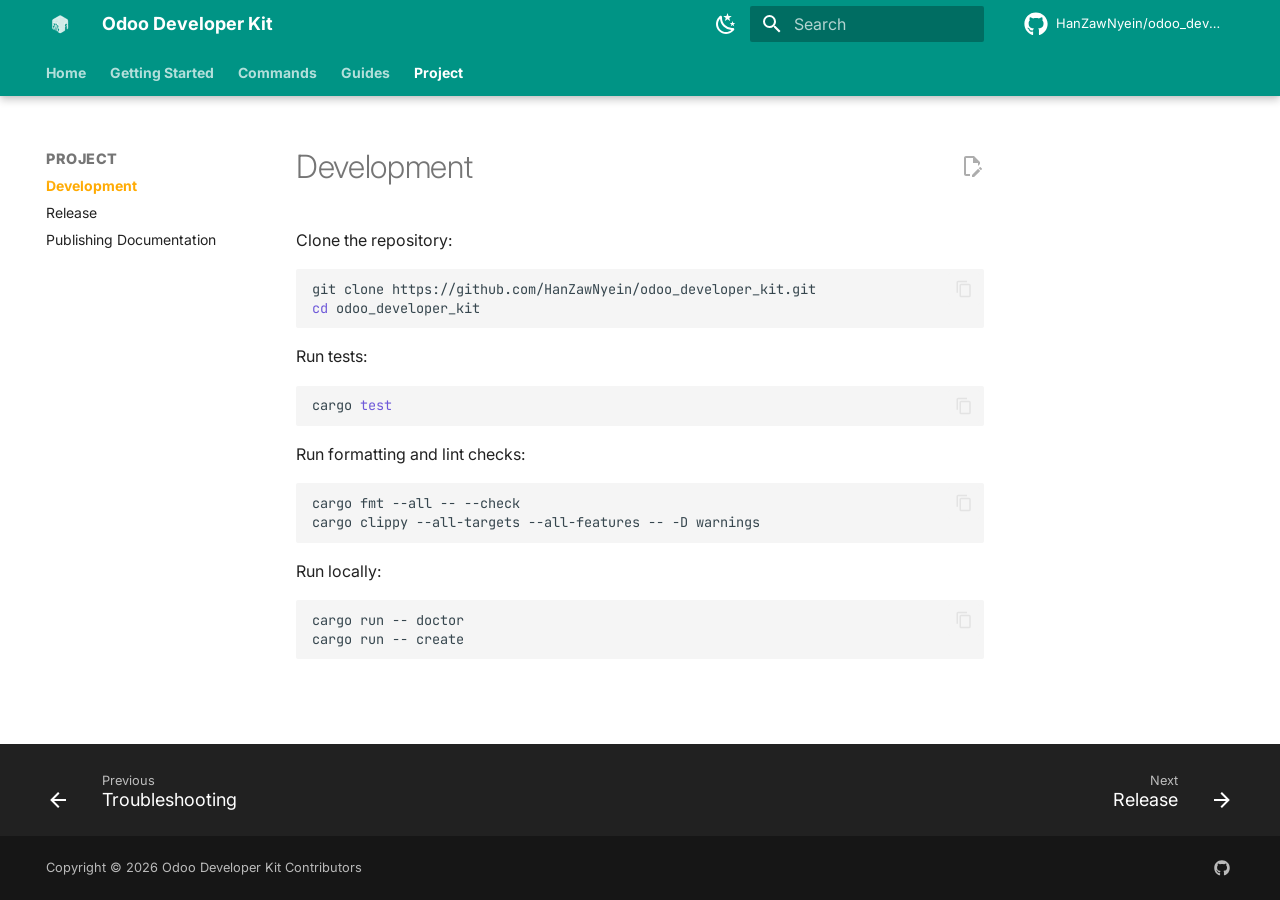
<file: development/index.html>
<!doctype html>
<html lang="en" class="no-js">
  <head>
    
      <meta charset="utf-8">
      <meta name="viewport" content="width=device-width,initial-scale=1">
      
        <meta name="description" content="A Flutter-like developer toolkit for professional Odoo development environments.">
      
      
      
        <link rel="canonical" href="https://hanzawnyein.github.io/odoo_developer_kit/development/">
      
      
        <link rel="prev" href="../troubleshooting/">
      
      
        <link rel="next" href="../release/">
      
      
        
      
      
      <link rel="icon" href="../assets/images/logo.png">
      <meta name="generator" content="mkdocs-1.6.1, mkdocs-material-9.7.6">
    
    
      
        <title>Development - Odoo Developer Kit</title>
      
    
    
      <link rel="stylesheet" href="../assets/stylesheets/main.484c7ddc.min.css">
      
        
        <link rel="stylesheet" href="../assets/stylesheets/palette.ab4e12ef.min.css">
      
      


    
    
      
    
    
      
        
        
        <link rel="preconnect" href="https://fonts.gstatic.com" crossorigin>
        <link rel="stylesheet" href="https://fonts.googleapis.com/css?family=Inter:300,300i,400,400i,700,700i%7CJetBrains+Mono:400,400i,700,700i&display=fallback">
        <style>:root{--md-text-font:"Inter";--md-code-font:"JetBrains Mono"}</style>
      
    
    
      <link rel="stylesheet" href="../assets/stylesheets/extra.css">
    
    <script>__md_scope=new URL("..",location),__md_hash=e=>[...e].reduce(((e,_)=>(e<<5)-e+_.charCodeAt(0)),0),__md_get=(e,_=localStorage,t=__md_scope)=>JSON.parse(_.getItem(t.pathname+"."+e)),__md_set=(e,_,t=localStorage,a=__md_scope)=>{try{t.setItem(a.pathname+"."+e,JSON.stringify(_))}catch(e){}}</script>
    
      

    
    
  </head>
  
  
    
    
      
    
    
    
    
    <body dir="ltr" data-md-color-scheme="default" data-md-color-primary="teal" data-md-color-accent="amber">
  
    
    <input class="md-toggle" data-md-toggle="drawer" type="checkbox" id="__drawer" autocomplete="off">
    <input class="md-toggle" data-md-toggle="search" type="checkbox" id="__search" autocomplete="off">
    <label class="md-overlay" for="__drawer"></label>
    <div data-md-component="skip">
      
        
        <a href="#development" class="md-skip">
          Skip to content
        </a>
      
    </div>
    <div data-md-component="announce">
      
    </div>
    
    
      

  

<header class="md-header md-header--shadow md-header--lifted" data-md-component="header">
  <nav class="md-header__inner md-grid" aria-label="Header">
    <a href=".." title="Odoo Developer Kit" class="md-header__button md-logo" aria-label="Odoo Developer Kit" data-md-component="logo">
      
  <img src="../assets/images/logo.png" alt="logo">

    </a>
    <label class="md-header__button md-icon" for="__drawer">
      
      <svg xmlns="http://www.w3.org/2000/svg" viewBox="0 0 24 24"><path d="M3 6h18v2H3zm0 5h18v2H3zm0 5h18v2H3z"/></svg>
    </label>
    <div class="md-header__title" data-md-component="header-title">
      <div class="md-header__ellipsis">
        <div class="md-header__topic">
          <span class="md-ellipsis">
            Odoo Developer Kit
          </span>
        </div>
        <div class="md-header__topic" data-md-component="header-topic">
          <span class="md-ellipsis">
            
              Development
            
          </span>
        </div>
      </div>
    </div>
    
      
        <form class="md-header__option" data-md-component="palette">
  
    
    
    
    <input class="md-option" data-md-color-media="(prefers-color-scheme: light)" data-md-color-scheme="default" data-md-color-primary="teal" data-md-color-accent="amber"  aria-label="Switch to dark mode"  type="radio" name="__palette" id="__palette_0">
    
      <label class="md-header__button md-icon" title="Switch to dark mode" for="__palette_1" hidden>
        <svg xmlns="http://www.w3.org/2000/svg" viewBox="0 0 24 24"><path d="m17.75 4.09-2.53 1.94.91 3.06-2.63-1.81-2.63 1.81.91-3.06-2.53-1.94L12.44 4l1.06-3 1.06 3zm3.5 6.91-1.64 1.25.59 1.98-1.7-1.17-1.7 1.17.59-1.98L15.75 11l2.06-.05L18.5 9l.69 1.95zm-2.28 4.95c.83-.08 1.72 1.1 1.19 1.85-.32.45-.66.87-1.08 1.27C15.17 23 8.84 23 4.94 19.07c-3.91-3.9-3.91-10.24 0-14.14.4-.4.82-.76 1.27-1.08.75-.53 1.93.36 1.85 1.19-.27 2.86.69 5.83 2.89 8.02a9.96 9.96 0 0 0 8.02 2.89m-1.64 2.02a12.08 12.08 0 0 1-7.8-3.47c-2.17-2.19-3.33-5-3.49-7.82-2.81 3.14-2.7 7.96.31 10.98 3.02 3.01 7.84 3.12 10.98.31"/></svg>
      </label>
    
  
    
    
    
    <input class="md-option" data-md-color-media="(prefers-color-scheme: dark)" data-md-color-scheme="slate" data-md-color-primary="teal" data-md-color-accent="amber"  aria-label="Switch to light mode"  type="radio" name="__palette" id="__palette_1">
    
      <label class="md-header__button md-icon" title="Switch to light mode" for="__palette_0" hidden>
        <svg xmlns="http://www.w3.org/2000/svg" viewBox="0 0 24 24"><path d="M12 7a5 5 0 0 1 5 5 5 5 0 0 1-5 5 5 5 0 0 1-5-5 5 5 0 0 1 5-5m0 2a3 3 0 0 0-3 3 3 3 0 0 0 3 3 3 3 0 0 0 3-3 3 3 0 0 0-3-3m0-7 2.39 3.42C13.65 5.15 12.84 5 12 5s-1.65.15-2.39.42zM3.34 7l4.16-.35A7.2 7.2 0 0 0 5.94 8.5c-.44.74-.69 1.5-.83 2.29zm.02 10 1.76-3.77a7.131 7.131 0 0 0 2.38 4.14zM20.65 7l-1.77 3.79a7.02 7.02 0 0 0-2.38-4.15zm-.01 10-4.14.36c.59-.51 1.12-1.14 1.54-1.86.42-.73.69-1.5.83-2.29zM12 22l-2.41-3.44c.74.27 1.55.44 2.41.44.82 0 1.63-.17 2.37-.44z"/></svg>
      </label>
    
  
</form>
      
    
    
      <script>var palette=__md_get("__palette");if(palette&&palette.color){if("(prefers-color-scheme)"===palette.color.media){var media=matchMedia("(prefers-color-scheme: light)"),input=document.querySelector(media.matches?"[data-md-color-media='(prefers-color-scheme: light)']":"[data-md-color-media='(prefers-color-scheme: dark)']");palette.color.media=input.getAttribute("data-md-color-media"),palette.color.scheme=input.getAttribute("data-md-color-scheme"),palette.color.primary=input.getAttribute("data-md-color-primary"),palette.color.accent=input.getAttribute("data-md-color-accent")}for(var[key,value]of Object.entries(palette.color))document.body.setAttribute("data-md-color-"+key,value)}</script>
    
    
    
      
      
        <label class="md-header__button md-icon" for="__search">
          
          <svg xmlns="http://www.w3.org/2000/svg" viewBox="0 0 24 24"><path d="M9.5 3A6.5 6.5 0 0 1 16 9.5c0 1.61-.59 3.09-1.56 4.23l.27.27h.79l5 5-1.5 1.5-5-5v-.79l-.27-.27A6.52 6.52 0 0 1 9.5 16 6.5 6.5 0 0 1 3 9.5 6.5 6.5 0 0 1 9.5 3m0 2C7 5 5 7 5 9.5S7 14 9.5 14 14 12 14 9.5 12 5 9.5 5"/></svg>
        </label>
        <div class="md-search" data-md-component="search" role="dialog">
  <label class="md-search__overlay" for="__search"></label>
  <div class="md-search__inner" role="search">
    <form class="md-search__form" name="search">
      <input type="text" class="md-search__input" name="query" aria-label="Search" placeholder="Search" autocapitalize="off" autocorrect="off" autocomplete="off" spellcheck="false" data-md-component="search-query" required>
      <label class="md-search__icon md-icon" for="__search">
        
        <svg xmlns="http://www.w3.org/2000/svg" viewBox="0 0 24 24"><path d="M9.5 3A6.5 6.5 0 0 1 16 9.5c0 1.61-.59 3.09-1.56 4.23l.27.27h.79l5 5-1.5 1.5-5-5v-.79l-.27-.27A6.52 6.52 0 0 1 9.5 16 6.5 6.5 0 0 1 3 9.5 6.5 6.5 0 0 1 9.5 3m0 2C7 5 5 7 5 9.5S7 14 9.5 14 14 12 14 9.5 12 5 9.5 5"/></svg>
        
        <svg xmlns="http://www.w3.org/2000/svg" viewBox="0 0 24 24"><path d="M20 11v2H8l5.5 5.5-1.42 1.42L4.16 12l7.92-7.92L13.5 5.5 8 11z"/></svg>
      </label>
      <nav class="md-search__options" aria-label="Search">
        
          <a href="javascript:void(0)" class="md-search__icon md-icon" title="Share" aria-label="Share" data-clipboard data-clipboard-text="" data-md-component="search-share" tabindex="-1">
            
            <svg xmlns="http://www.w3.org/2000/svg" viewBox="0 0 24 24"><path d="M18 16.08c-.76 0-1.44.3-1.96.77L8.91 12.7c.05-.23.09-.46.09-.7s-.04-.47-.09-.7l7.05-4.11c.54.5 1.25.81 2.04.81a3 3 0 0 0 3-3 3 3 0 0 0-3-3 3 3 0 0 0-3 3c0 .24.04.47.09.7L8.04 9.81C7.5 9.31 6.79 9 6 9a3 3 0 0 0-3 3 3 3 0 0 0 3 3c.79 0 1.5-.31 2.04-.81l7.12 4.15c-.05.21-.08.43-.08.66 0 1.61 1.31 2.91 2.92 2.91s2.92-1.3 2.92-2.91A2.92 2.92 0 0 0 18 16.08"/></svg>
          </a>
        
        <button type="reset" class="md-search__icon md-icon" title="Clear" aria-label="Clear" tabindex="-1">
          
          <svg xmlns="http://www.w3.org/2000/svg" viewBox="0 0 24 24"><path d="M19 6.41 17.59 5 12 10.59 6.41 5 5 6.41 10.59 12 5 17.59 6.41 19 12 13.41 17.59 19 19 17.59 13.41 12z"/></svg>
        </button>
      </nav>
      
        <div class="md-search__suggest" data-md-component="search-suggest"></div>
      
    </form>
    <div class="md-search__output">
      <div class="md-search__scrollwrap" tabindex="0" data-md-scrollfix>
        <div class="md-search-result" data-md-component="search-result">
          <div class="md-search-result__meta">
            Initializing search
          </div>
          <ol class="md-search-result__list" role="presentation"></ol>
        </div>
      </div>
    </div>
  </div>
</div>
      
    
    
      <div class="md-header__source">
        <a href="https://github.com/HanZawNyein/odoo_developer_kit" title="Go to repository" class="md-source" data-md-component="source">
  <div class="md-source__icon md-icon">
    
    <svg xmlns="http://www.w3.org/2000/svg" viewBox="0 0 512 512"><!--! Font Awesome Free 7.1.0 by @fontawesome - https://fontawesome.com License - https://fontawesome.com/license/free (Icons: CC BY 4.0, Fonts: SIL OFL 1.1, Code: MIT License) Copyright 2025 Fonticons, Inc.--><path d="M173.9 397.4c0 2-2.3 3.6-5.2 3.6-3.3.3-5.6-1.3-5.6-3.6 0-2 2.3-3.6 5.2-3.6 3-.3 5.6 1.3 5.6 3.6m-31.1-4.5c-.7 2 1.3 4.3 4.3 4.9 2.6 1 5.6 0 6.2-2s-1.3-4.3-4.3-5.2c-2.6-.7-5.5.3-6.2 2.3m44.2-1.7c-2.9.7-4.9 2.6-4.6 4.9.3 2 2.9 3.3 5.9 2.6 2.9-.7 4.9-2.6 4.6-4.6-.3-1.9-3-3.2-5.9-2.9M252.8 8C114.1 8 8 113.3 8 252c0 110.9 69.8 205.8 169.5 239.2 12.8 2.3 17.3-5.6 17.3-12.1 0-6.2-.3-40.4-.3-61.4 0 0-70 15-84.7-29.8 0 0-11.4-29.1-27.8-36.6 0 0-22.9-15.7 1.6-15.4 0 0 24.9 2 38.6 25.8 21.9 38.6 58.6 27.5 72.9 20.9 2.3-16 8.8-27.1 16-33.7-55.9-6.2-112.3-14.3-112.3-110.5 0-27.5 7.6-41.3 23.6-58.9-2.6-6.5-11.1-33.3 2.6-67.9 20.9-6.5 69 27 69 27 20-5.6 41.5-8.5 62.8-8.5s42.8 2.9 62.8 8.5c0 0 48.1-33.6 69-27 13.7 34.7 5.2 61.4 2.6 67.9 16 17.7 25.8 31.5 25.8 58.9 0 96.5-58.9 104.2-114.8 110.5 9.2 7.9 17 22.9 17 46.4 0 33.7-.3 75.4-.3 83.6 0 6.5 4.6 14.4 17.3 12.1C436.2 457.8 504 362.9 504 252 504 113.3 391.5 8 252.8 8M105.2 352.9c-1.3 1-1 3.3.7 5.2 1.6 1.6 3.9 2.3 5.2 1 1.3-1 1-3.3-.7-5.2-1.6-1.6-3.9-2.3-5.2-1m-10.8-8.1c-.7 1.3.3 2.9 2.3 3.9 1.6 1 3.6.7 4.3-.7.7-1.3-.3-2.9-2.3-3.9-2-.6-3.6-.3-4.3.7m32.4 35.6c-1.6 1.3-1 4.3 1.3 6.2 2.3 2.3 5.2 2.6 6.5 1 1.3-1.3.7-4.3-1.3-6.2-2.2-2.3-5.2-2.6-6.5-1m-11.4-14.7c-1.6 1-1.6 3.6 0 5.9s4.3 3.3 5.6 2.3c1.6-1.3 1.6-3.9 0-6.2-1.4-2.3-4-3.3-5.6-2"/></svg>
  </div>
  <div class="md-source__repository">
    HanZawNyein/odoo_developer_kit
  </div>
</a>
      </div>
    
  </nav>
  
    
      
<nav class="md-tabs" aria-label="Tabs" data-md-component="tabs">
  <div class="md-grid">
    <ul class="md-tabs__list">
      
        
  
  
  
  
    
    
      <li class="md-tabs__item">
        <a href=".." class="md-tabs__link">
          
  
  
    
  
  Home

        </a>
      </li>
    
  

      
        
  
  
  
  
    
    
      <li class="md-tabs__item">
        <a href="../installation/" class="md-tabs__link">
          
  
  
    
  
  Getting Started

        </a>
      </li>
    
  

      
        
  
  
  
  
    
    
      <li class="md-tabs__item">
        <a href="../doctor/" class="md-tabs__link">
          
  
  
    
  
  Commands

        </a>
      </li>
    
  

      
        
  
  
  
  
    
    
      <li class="md-tabs__item">
        <a href="../project-structure/" class="md-tabs__link">
          
  
  
    
  
  Guides

        </a>
      </li>
    
  

      
        
  
  
  
    
  
  
    
    
      <li class="md-tabs__item md-tabs__item--active">
        <a href="./" class="md-tabs__link">
          
  
  
    
  
  Project

        </a>
      </li>
    
  

      
    </ul>
  </div>
</nav>
    
  
</header>
    
    <div class="md-container" data-md-component="container">
      
      
        
      
      <main class="md-main" data-md-component="main">
        <div class="md-main__inner md-grid">
          
            
              
              <div class="md-sidebar md-sidebar--primary" data-md-component="sidebar" data-md-type="navigation" >
                <div class="md-sidebar__scrollwrap">
                  <div class="md-sidebar__inner">
                    


  


<nav class="md-nav md-nav--primary md-nav--lifted" aria-label="Navigation" data-md-level="0">
  <label class="md-nav__title" for="__drawer">
    <a href=".." title="Odoo Developer Kit" class="md-nav__button md-logo" aria-label="Odoo Developer Kit" data-md-component="logo">
      
  <img src="../assets/images/logo.png" alt="logo">

    </a>
    Odoo Developer Kit
  </label>
  
    <div class="md-nav__source">
      <a href="https://github.com/HanZawNyein/odoo_developer_kit" title="Go to repository" class="md-source" data-md-component="source">
  <div class="md-source__icon md-icon">
    
    <svg xmlns="http://www.w3.org/2000/svg" viewBox="0 0 512 512"><!--! Font Awesome Free 7.1.0 by @fontawesome - https://fontawesome.com License - https://fontawesome.com/license/free (Icons: CC BY 4.0, Fonts: SIL OFL 1.1, Code: MIT License) Copyright 2025 Fonticons, Inc.--><path d="M173.9 397.4c0 2-2.3 3.6-5.2 3.6-3.3.3-5.6-1.3-5.6-3.6 0-2 2.3-3.6 5.2-3.6 3-.3 5.6 1.3 5.6 3.6m-31.1-4.5c-.7 2 1.3 4.3 4.3 4.9 2.6 1 5.6 0 6.2-2s-1.3-4.3-4.3-5.2c-2.6-.7-5.5.3-6.2 2.3m44.2-1.7c-2.9.7-4.9 2.6-4.6 4.9.3 2 2.9 3.3 5.9 2.6 2.9-.7 4.9-2.6 4.6-4.6-.3-1.9-3-3.2-5.9-2.9M252.8 8C114.1 8 8 113.3 8 252c0 110.9 69.8 205.8 169.5 239.2 12.8 2.3 17.3-5.6 17.3-12.1 0-6.2-.3-40.4-.3-61.4 0 0-70 15-84.7-29.8 0 0-11.4-29.1-27.8-36.6 0 0-22.9-15.7 1.6-15.4 0 0 24.9 2 38.6 25.8 21.9 38.6 58.6 27.5 72.9 20.9 2.3-16 8.8-27.1 16-33.7-55.9-6.2-112.3-14.3-112.3-110.5 0-27.5 7.6-41.3 23.6-58.9-2.6-6.5-11.1-33.3 2.6-67.9 20.9-6.5 69 27 69 27 20-5.6 41.5-8.5 62.8-8.5s42.8 2.9 62.8 8.5c0 0 48.1-33.6 69-27 13.7 34.7 5.2 61.4 2.6 67.9 16 17.7 25.8 31.5 25.8 58.9 0 96.5-58.9 104.2-114.8 110.5 9.2 7.9 17 22.9 17 46.4 0 33.7-.3 75.4-.3 83.6 0 6.5 4.6 14.4 17.3 12.1C436.2 457.8 504 362.9 504 252 504 113.3 391.5 8 252.8 8M105.2 352.9c-1.3 1-1 3.3.7 5.2 1.6 1.6 3.9 2.3 5.2 1 1.3-1 1-3.3-.7-5.2-1.6-1.6-3.9-2.3-5.2-1m-10.8-8.1c-.7 1.3.3 2.9 2.3 3.9 1.6 1 3.6.7 4.3-.7.7-1.3-.3-2.9-2.3-3.9-2-.6-3.6-.3-4.3.7m32.4 35.6c-1.6 1.3-1 4.3 1.3 6.2 2.3 2.3 5.2 2.6 6.5 1 1.3-1.3.7-4.3-1.3-6.2-2.2-2.3-5.2-2.6-6.5-1m-11.4-14.7c-1.6 1-1.6 3.6 0 5.9s4.3 3.3 5.6 2.3c1.6-1.3 1.6-3.9 0-6.2-1.4-2.3-4-3.3-5.6-2"/></svg>
  </div>
  <div class="md-source__repository">
    HanZawNyein/odoo_developer_kit
  </div>
</a>
    </div>
  
  <ul class="md-nav__list" data-md-scrollfix>
    
      
      
  
  
  
  
    
    
      
        
          
        
      
    
    
    
      
      
        
      
    
    
    <li class="md-nav__item md-nav__item--nested">
      
        
        
        <input class="md-nav__toggle md-toggle " type="checkbox" id="__nav_1" >
        
          
          <div class="md-nav__link md-nav__container">
            <a href=".." class="md-nav__link ">
              
  
  
  <span class="md-ellipsis">
    
  
    Home
  

    
  </span>
  
  

            </a>
            
          </div>
        
        <nav class="md-nav" data-md-level="1" aria-labelledby="__nav_1_label" aria-expanded="false">
          <label class="md-nav__title" for="__nav_1">
            <span class="md-nav__icon md-icon"></span>
            
  
    Home
  

          </label>
          <ul class="md-nav__list" data-md-scrollfix>
            
              
            
          </ul>
        </nav>
      
    </li>
  

    
      
      
  
  
  
  
    
    
      
        
      
        
      
    
    
    
      
      
        
      
    
    
    <li class="md-nav__item md-nav__item--nested">
      
        
        
        <input class="md-nav__toggle md-toggle " type="checkbox" id="__nav_2" >
        
          
          <label class="md-nav__link" for="__nav_2" id="__nav_2_label" tabindex="0">
            
  
  
  <span class="md-ellipsis">
    
  
    Getting Started
  

    
  </span>
  
  

            <span class="md-nav__icon md-icon"></span>
          </label>
        
        <nav class="md-nav" data-md-level="1" aria-labelledby="__nav_2_label" aria-expanded="false">
          <label class="md-nav__title" for="__nav_2">
            <span class="md-nav__icon md-icon"></span>
            
  
    Getting Started
  

          </label>
          <ul class="md-nav__list" data-md-scrollfix>
            
              
                
  
  
  
  
    <li class="md-nav__item">
      <a href="../installation/" class="md-nav__link">
        
  
  
  <span class="md-ellipsis">
    
  
    Installation
  

    
  </span>
  
  

      </a>
    </li>
  

              
            
              
                
  
  
  
  
    <li class="md-nav__item">
      <a href="../quickstart/" class="md-nav__link">
        
  
  
  <span class="md-ellipsis">
    
  
    Quickstart
  

    
  </span>
  
  

      </a>
    </li>
  

              
            
          </ul>
        </nav>
      
    </li>
  

    
      
      
  
  
  
  
    
    
      
        
      
        
      
        
      
    
    
    
      
      
        
      
    
    
    <li class="md-nav__item md-nav__item--nested">
      
        
        
        <input class="md-nav__toggle md-toggle " type="checkbox" id="__nav_3" >
        
          
          <label class="md-nav__link" for="__nav_3" id="__nav_3_label" tabindex="0">
            
  
  
  <span class="md-ellipsis">
    
  
    Commands
  

    
  </span>
  
  

            <span class="md-nav__icon md-icon"></span>
          </label>
        
        <nav class="md-nav" data-md-level="1" aria-labelledby="__nav_3_label" aria-expanded="false">
          <label class="md-nav__title" for="__nav_3">
            <span class="md-nav__icon md-icon"></span>
            
  
    Commands
  

          </label>
          <ul class="md-nav__list" data-md-scrollfix>
            
              
                
  
  
  
  
    <li class="md-nav__item">
      <a href="../doctor/" class="md-nav__link">
        
  
  
  <span class="md-ellipsis">
    
  
    Doctor
  

    
  </span>
  
  

      </a>
    </li>
  

              
            
              
                
  
  
  
  
    <li class="md-nav__item">
      <a href="../create/" class="md-nav__link">
        
  
  
  <span class="md-ellipsis">
    
  
    Create
  

    
  </span>
  
  

      </a>
    </li>
  

              
            
              
                
  
  
  
  
    <li class="md-nav__item">
      <a href="../upgrade/" class="md-nav__link">
        
  
  
  <span class="md-ellipsis">
    
  
    Upgrade
  

    
  </span>
  
  

      </a>
    </li>
  

              
            
          </ul>
        </nav>
      
    </li>
  

    
      
      
  
  
  
  
    
    
      
        
      
        
      
        
      
        
      
    
    
    
      
      
        
      
    
    
    <li class="md-nav__item md-nav__item--nested">
      
        
        
        <input class="md-nav__toggle md-toggle " type="checkbox" id="__nav_4" >
        
          
          <label class="md-nav__link" for="__nav_4" id="__nav_4_label" tabindex="0">
            
  
  
  <span class="md-ellipsis">
    
  
    Guides
  

    
  </span>
  
  

            <span class="md-nav__icon md-icon"></span>
          </label>
        
        <nav class="md-nav" data-md-level="1" aria-labelledby="__nav_4_label" aria-expanded="false">
          <label class="md-nav__title" for="__nav_4">
            <span class="md-nav__icon md-icon"></span>
            
  
    Guides
  

          </label>
          <ul class="md-nav__list" data-md-scrollfix>
            
              
                
  
  
  
  
    <li class="md-nav__item">
      <a href="../project-structure/" class="md-nav__link">
        
  
  
  <span class="md-ellipsis">
    
  
    Generated Project Structure
  

    
  </span>
  
  

      </a>
    </li>
  

              
            
              
                
  
  
  
  
    <li class="md-nav__item">
      <a href="../docker/" class="md-nav__link">
        
  
  
  <span class="md-ellipsis">
    
  
    Docker Development
  

    
  </span>
  
  

      </a>
    </li>
  

              
            
              
                
  
  
  
  
    <li class="md-nav__item">
      <a href="../editors/" class="md-nav__link">
        
  
  
  <span class="md-ellipsis">
    
  
    Editor Support
  

    
  </span>
  
  

      </a>
    </li>
  

              
            
              
                
  
  
  
  
    <li class="md-nav__item">
      <a href="../troubleshooting/" class="md-nav__link">
        
  
  
  <span class="md-ellipsis">
    
  
    Troubleshooting
  

    
  </span>
  
  

      </a>
    </li>
  

              
            
          </ul>
        </nav>
      
    </li>
  

    
      
      
  
  
    
  
  
  
    
    
      
        
      
        
      
        
      
    
    
    
      
        
        
      
      
        
      
    
    
    <li class="md-nav__item md-nav__item--active md-nav__item--section md-nav__item--nested">
      
        
        
        <input class="md-nav__toggle md-toggle " type="checkbox" id="__nav_5" checked>
        
          
          <label class="md-nav__link" for="__nav_5" id="__nav_5_label" tabindex="">
            
  
  
  <span class="md-ellipsis">
    
  
    Project
  

    
  </span>
  
  

            <span class="md-nav__icon md-icon"></span>
          </label>
        
        <nav class="md-nav" data-md-level="1" aria-labelledby="__nav_5_label" aria-expanded="true">
          <label class="md-nav__title" for="__nav_5">
            <span class="md-nav__icon md-icon"></span>
            
  
    Project
  

          </label>
          <ul class="md-nav__list" data-md-scrollfix>
            
              
                
  
  
    
  
  
  
    <li class="md-nav__item md-nav__item--active">
      
      <input class="md-nav__toggle md-toggle" type="checkbox" id="__toc">
      
      
        
      
      
      <a href="./" class="md-nav__link md-nav__link--active">
        
  
  
  <span class="md-ellipsis">
    
  
    Development
  

    
  </span>
  
  

      </a>
      
    </li>
  

              
            
              
                
  
  
  
  
    <li class="md-nav__item">
      <a href="../release/" class="md-nav__link">
        
  
  
  <span class="md-ellipsis">
    
  
    Release
  

    
  </span>
  
  

      </a>
    </li>
  

              
            
              
                
  
  
  
  
    <li class="md-nav__item">
      <a href="../publishing/" class="md-nav__link">
        
  
  
  <span class="md-ellipsis">
    
  
    Publishing Documentation
  

    
  </span>
  
  

      </a>
    </li>
  

              
            
          </ul>
        </nav>
      
    </li>
  

    
  </ul>
</nav>
                  </div>
                </div>
              </div>
            
            
              
              <div class="md-sidebar md-sidebar--secondary" data-md-component="sidebar" data-md-type="toc" >
                <div class="md-sidebar__scrollwrap">
                  <div class="md-sidebar__inner">
                    

<nav class="md-nav md-nav--secondary" aria-label="Table of contents">
  
  
  
    
  
  
</nav>
                  </div>
                </div>
              </div>
            
          
          
            <div class="md-content" data-md-component="content">
              
                




              
              <article class="md-content__inner md-typeset">
                
                  


  
    <a href="https://github.com/HanZawNyein/odoo_developer_kit/edit/main/docs/development.md" title="Edit this page" class="md-content__button md-icon" rel="edit">
      
      <svg xmlns="http://www.w3.org/2000/svg" viewBox="0 0 24 24"><path d="M10 20H6V4h7v5h5v3.1l2-2V8l-6-6H6c-1.1 0-2 .9-2 2v16c0 1.1.9 2 2 2h4zm10.2-7c.1 0 .3.1.4.2l1.3 1.3c.2.2.2.6 0 .8l-1 1-2.1-2.1 1-1c.1-.1.2-.2.4-.2m0 3.9L14.1 23H12v-2.1l6.1-6.1z"/></svg>
    </a>
  
  


<h1 id="development">Development<a class="headerlink" href="#development" title="Permanent link">&para;</a></h1>
<p>Clone the repository:</p>
<div class="language-bash highlight"><pre><span></span><code><span id="__span-0-1"><a id="__codelineno-0-1" name="__codelineno-0-1" href="#__codelineno-0-1"></a>git<span class="w"> </span>clone<span class="w"> </span>https://github.com/HanZawNyein/odoo_developer_kit.git
</span><span id="__span-0-2"><a id="__codelineno-0-2" name="__codelineno-0-2" href="#__codelineno-0-2"></a><span class="nb">cd</span><span class="w"> </span>odoo_developer_kit
</span></code></pre></div>
<p>Run tests:</p>
<div class="language-bash highlight"><pre><span></span><code><span id="__span-1-1"><a id="__codelineno-1-1" name="__codelineno-1-1" href="#__codelineno-1-1"></a>cargo<span class="w"> </span><span class="nb">test</span>
</span></code></pre></div>
<p>Run formatting and lint checks:</p>
<div class="language-bash highlight"><pre><span></span><code><span id="__span-2-1"><a id="__codelineno-2-1" name="__codelineno-2-1" href="#__codelineno-2-1"></a>cargo<span class="w"> </span>fmt<span class="w"> </span>--all<span class="w"> </span>--<span class="w"> </span>--check
</span><span id="__span-2-2"><a id="__codelineno-2-2" name="__codelineno-2-2" href="#__codelineno-2-2"></a>cargo<span class="w"> </span>clippy<span class="w"> </span>--all-targets<span class="w"> </span>--all-features<span class="w"> </span>--<span class="w"> </span>-D<span class="w"> </span>warnings
</span></code></pre></div>
<p>Run locally:</p>
<div class="language-bash highlight"><pre><span></span><code><span id="__span-3-1"><a id="__codelineno-3-1" name="__codelineno-3-1" href="#__codelineno-3-1"></a>cargo<span class="w"> </span>run<span class="w"> </span>--<span class="w"> </span>doctor
</span><span id="__span-3-2"><a id="__codelineno-3-2" name="__codelineno-3-2" href="#__codelineno-3-2"></a>cargo<span class="w"> </span>run<span class="w"> </span>--<span class="w"> </span>create
</span></code></pre></div>












                
              </article>
            </div>
          
          
  <script>var tabs=__md_get("__tabs");if(Array.isArray(tabs))e:for(var set of document.querySelectorAll(".tabbed-set")){var labels=set.querySelector(".tabbed-labels");for(var tab of tabs)for(var label of labels.getElementsByTagName("label"))if(label.innerText.trim()===tab){var input=document.getElementById(label.htmlFor);input.checked=!0;continue e}}</script>

<script>var target=document.getElementById(location.hash.slice(1));target&&target.name&&(target.checked=target.name.startsWith("__tabbed_"))</script>
        </div>
        
          <button type="button" class="md-top md-icon" data-md-component="top" hidden>
  
  <svg xmlns="http://www.w3.org/2000/svg" viewBox="0 0 24 24"><path d="M13 20h-2V8l-5.5 5.5-1.42-1.42L12 4.16l7.92 7.92-1.42 1.42L13 8z"/></svg>
  Back to top
</button>
        
      </main>
      
        <footer class="md-footer">
  
    
      
      <nav class="md-footer__inner md-grid" aria-label="Footer" >
        
          
          <a href="../troubleshooting/" class="md-footer__link md-footer__link--prev" aria-label="Previous: Troubleshooting">
            <div class="md-footer__button md-icon">
              
              <svg xmlns="http://www.w3.org/2000/svg" viewBox="0 0 24 24"><path d="M20 11v2H8l5.5 5.5-1.42 1.42L4.16 12l7.92-7.92L13.5 5.5 8 11z"/></svg>
            </div>
            <div class="md-footer__title">
              <span class="md-footer__direction">
                Previous
              </span>
              <div class="md-ellipsis">
                Troubleshooting
              </div>
            </div>
          </a>
        
        
          
          <a href="../release/" class="md-footer__link md-footer__link--next" aria-label="Next: Release">
            <div class="md-footer__title">
              <span class="md-footer__direction">
                Next
              </span>
              <div class="md-ellipsis">
                Release
              </div>
            </div>
            <div class="md-footer__button md-icon">
              
              <svg xmlns="http://www.w3.org/2000/svg" viewBox="0 0 24 24"><path d="M4 11v2h12l-5.5 5.5 1.42 1.42L19.84 12l-7.92-7.92L10.5 5.5 16 11z"/></svg>
            </div>
          </a>
        
      </nav>
    
  
  <div class="md-footer-meta md-typeset">
    <div class="md-footer-meta__inner md-grid">
      <div class="md-copyright">
  
    <div class="md-copyright__highlight">
      Copyright &copy; 2026 Odoo Developer Kit Contributors
    </div>
  
  
</div>
      
        
<div class="md-social">
  
    
    
    
    
    <a href="https://github.com/HanZawNyein/odoo_developer_kit" target="_blank" rel="noopener" title="ODK on GitHub" class="md-social__link">
      <svg xmlns="http://www.w3.org/2000/svg" viewBox="0 0 512 512"><!--! Font Awesome Free 7.1.0 by @fontawesome - https://fontawesome.com License - https://fontawesome.com/license/free (Icons: CC BY 4.0, Fonts: SIL OFL 1.1, Code: MIT License) Copyright 2025 Fonticons, Inc.--><path d="M173.9 397.4c0 2-2.3 3.6-5.2 3.6-3.3.3-5.6-1.3-5.6-3.6 0-2 2.3-3.6 5.2-3.6 3-.3 5.6 1.3 5.6 3.6m-31.1-4.5c-.7 2 1.3 4.3 4.3 4.9 2.6 1 5.6 0 6.2-2s-1.3-4.3-4.3-5.2c-2.6-.7-5.5.3-6.2 2.3m44.2-1.7c-2.9.7-4.9 2.6-4.6 4.9.3 2 2.9 3.3 5.9 2.6 2.9-.7 4.9-2.6 4.6-4.6-.3-1.9-3-3.2-5.9-2.9M252.8 8C114.1 8 8 113.3 8 252c0 110.9 69.8 205.8 169.5 239.2 12.8 2.3 17.3-5.6 17.3-12.1 0-6.2-.3-40.4-.3-61.4 0 0-70 15-84.7-29.8 0 0-11.4-29.1-27.8-36.6 0 0-22.9-15.7 1.6-15.4 0 0 24.9 2 38.6 25.8 21.9 38.6 58.6 27.5 72.9 20.9 2.3-16 8.8-27.1 16-33.7-55.9-6.2-112.3-14.3-112.3-110.5 0-27.5 7.6-41.3 23.6-58.9-2.6-6.5-11.1-33.3 2.6-67.9 20.9-6.5 69 27 69 27 20-5.6 41.5-8.5 62.8-8.5s42.8 2.9 62.8 8.5c0 0 48.1-33.6 69-27 13.7 34.7 5.2 61.4 2.6 67.9 16 17.7 25.8 31.5 25.8 58.9 0 96.5-58.9 104.2-114.8 110.5 9.2 7.9 17 22.9 17 46.4 0 33.7-.3 75.4-.3 83.6 0 6.5 4.6 14.4 17.3 12.1C436.2 457.8 504 362.9 504 252 504 113.3 391.5 8 252.8 8M105.2 352.9c-1.3 1-1 3.3.7 5.2 1.6 1.6 3.9 2.3 5.2 1 1.3-1 1-3.3-.7-5.2-1.6-1.6-3.9-2.3-5.2-1m-10.8-8.1c-.7 1.3.3 2.9 2.3 3.9 1.6 1 3.6.7 4.3-.7.7-1.3-.3-2.9-2.3-3.9-2-.6-3.6-.3-4.3.7m32.4 35.6c-1.6 1.3-1 4.3 1.3 6.2 2.3 2.3 5.2 2.6 6.5 1 1.3-1.3.7-4.3-1.3-6.2-2.2-2.3-5.2-2.6-6.5-1m-11.4-14.7c-1.6 1-1.6 3.6 0 5.9s4.3 3.3 5.6 2.3c1.6-1.3 1.6-3.9 0-6.2-1.4-2.3-4-3.3-5.6-2"/></svg>
    </a>
  
</div>
      
    </div>
  </div>
</footer>
      
    </div>
    <div class="md-dialog" data-md-component="dialog">
      <div class="md-dialog__inner md-typeset"></div>
    </div>
    
      <div class="md-progress" data-md-component="progress" role="progressbar"></div>
    
    
    
      
      
      <script id="__config" type="application/json">{"annotate": null, "base": "..", "features": ["announce.dismiss", "content.action.edit", "content.code.annotate", "content.code.copy", "content.tabs.link", "navigation.footer", "navigation.indexes", "navigation.instant", "navigation.instant.progress", "navigation.path", "navigation.tabs.sticky", "navigation.tracking", "navigation.sections", "navigation.tabs", "navigation.top", "search.highlight", "search.share", "search.suggest", "toc.follow"], "search": "../assets/javascripts/workers/search.2c215733.min.js", "tags": null, "translations": {"clipboard.copied": "Copied to clipboard", "clipboard.copy": "Copy to clipboard", "search.result.more.one": "1 more on this page", "search.result.more.other": "# more on this page", "search.result.none": "No matching documents", "search.result.one": "1 matching document", "search.result.other": "# matching documents", "search.result.placeholder": "Type to start searching", "search.result.term.missing": "Missing", "select.version": "Select version"}, "version": null}</script>
    
    
      <script src="../assets/javascripts/bundle.79ae519e.min.js"></script>
      
    
  </body>
</html>
</file>
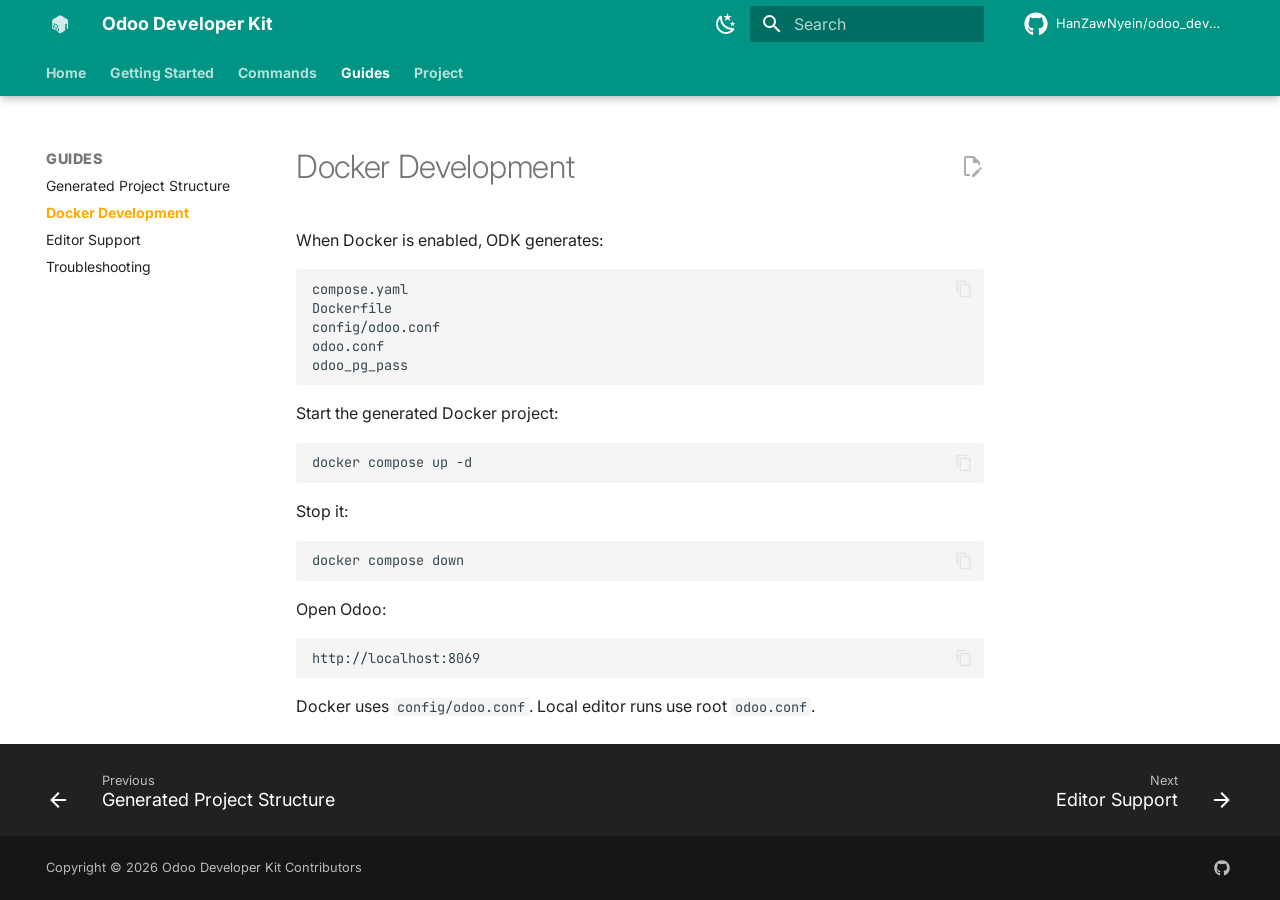
<file: docker/index.html>
<!doctype html>
<html lang="en" class="no-js">
  <head>
    
      <meta charset="utf-8">
      <meta name="viewport" content="width=device-width,initial-scale=1">
      
        <meta name="description" content="A Flutter-like developer toolkit for professional Odoo development environments.">
      
      
      
        <link rel="canonical" href="https://hanzawnyein.github.io/odoo_developer_kit/docker/">
      
      
        <link rel="prev" href="../project-structure/">
      
      
        <link rel="next" href="../editors/">
      
      
        
      
      
      <link rel="icon" href="../assets/images/logo.png">
      <meta name="generator" content="mkdocs-1.6.1, mkdocs-material-9.7.6">
    
    
      
        <title>Docker Development - Odoo Developer Kit</title>
      
    
    
      <link rel="stylesheet" href="../assets/stylesheets/main.484c7ddc.min.css">
      
        
        <link rel="stylesheet" href="../assets/stylesheets/palette.ab4e12ef.min.css">
      
      


    
    
      
    
    
      
        
        
        <link rel="preconnect" href="https://fonts.gstatic.com" crossorigin>
        <link rel="stylesheet" href="https://fonts.googleapis.com/css?family=Inter:300,300i,400,400i,700,700i%7CJetBrains+Mono:400,400i,700,700i&display=fallback">
        <style>:root{--md-text-font:"Inter";--md-code-font:"JetBrains Mono"}</style>
      
    
    
      <link rel="stylesheet" href="../assets/stylesheets/extra.css">
    
    <script>__md_scope=new URL("..",location),__md_hash=e=>[...e].reduce(((e,_)=>(e<<5)-e+_.charCodeAt(0)),0),__md_get=(e,_=localStorage,t=__md_scope)=>JSON.parse(_.getItem(t.pathname+"."+e)),__md_set=(e,_,t=localStorage,a=__md_scope)=>{try{t.setItem(a.pathname+"."+e,JSON.stringify(_))}catch(e){}}</script>
    
      

    
    
  </head>
  
  
    
    
      
    
    
    
    
    <body dir="ltr" data-md-color-scheme="default" data-md-color-primary="teal" data-md-color-accent="amber">
  
    
    <input class="md-toggle" data-md-toggle="drawer" type="checkbox" id="__drawer" autocomplete="off">
    <input class="md-toggle" data-md-toggle="search" type="checkbox" id="__search" autocomplete="off">
    <label class="md-overlay" for="__drawer"></label>
    <div data-md-component="skip">
      
        
        <a href="#docker-development" class="md-skip">
          Skip to content
        </a>
      
    </div>
    <div data-md-component="announce">
      
    </div>
    
    
      

  

<header class="md-header md-header--shadow md-header--lifted" data-md-component="header">
  <nav class="md-header__inner md-grid" aria-label="Header">
    <a href=".." title="Odoo Developer Kit" class="md-header__button md-logo" aria-label="Odoo Developer Kit" data-md-component="logo">
      
  <img src="../assets/images/logo.png" alt="logo">

    </a>
    <label class="md-header__button md-icon" for="__drawer">
      
      <svg xmlns="http://www.w3.org/2000/svg" viewBox="0 0 24 24"><path d="M3 6h18v2H3zm0 5h18v2H3zm0 5h18v2H3z"/></svg>
    </label>
    <div class="md-header__title" data-md-component="header-title">
      <div class="md-header__ellipsis">
        <div class="md-header__topic">
          <span class="md-ellipsis">
            Odoo Developer Kit
          </span>
        </div>
        <div class="md-header__topic" data-md-component="header-topic">
          <span class="md-ellipsis">
            
              Docker Development
            
          </span>
        </div>
      </div>
    </div>
    
      
        <form class="md-header__option" data-md-component="palette">
  
    
    
    
    <input class="md-option" data-md-color-media="(prefers-color-scheme: light)" data-md-color-scheme="default" data-md-color-primary="teal" data-md-color-accent="amber"  aria-label="Switch to dark mode"  type="radio" name="__palette" id="__palette_0">
    
      <label class="md-header__button md-icon" title="Switch to dark mode" for="__palette_1" hidden>
        <svg xmlns="http://www.w3.org/2000/svg" viewBox="0 0 24 24"><path d="m17.75 4.09-2.53 1.94.91 3.06-2.63-1.81-2.63 1.81.91-3.06-2.53-1.94L12.44 4l1.06-3 1.06 3zm3.5 6.91-1.64 1.25.59 1.98-1.7-1.17-1.7 1.17.59-1.98L15.75 11l2.06-.05L18.5 9l.69 1.95zm-2.28 4.95c.83-.08 1.72 1.1 1.19 1.85-.32.45-.66.87-1.08 1.27C15.17 23 8.84 23 4.94 19.07c-3.91-3.9-3.91-10.24 0-14.14.4-.4.82-.76 1.27-1.08.75-.53 1.93.36 1.85 1.19-.27 2.86.69 5.83 2.89 8.02a9.96 9.96 0 0 0 8.02 2.89m-1.64 2.02a12.08 12.08 0 0 1-7.8-3.47c-2.17-2.19-3.33-5-3.49-7.82-2.81 3.14-2.7 7.96.31 10.98 3.02 3.01 7.84 3.12 10.98.31"/></svg>
      </label>
    
  
    
    
    
    <input class="md-option" data-md-color-media="(prefers-color-scheme: dark)" data-md-color-scheme="slate" data-md-color-primary="teal" data-md-color-accent="amber"  aria-label="Switch to light mode"  type="radio" name="__palette" id="__palette_1">
    
      <label class="md-header__button md-icon" title="Switch to light mode" for="__palette_0" hidden>
        <svg xmlns="http://www.w3.org/2000/svg" viewBox="0 0 24 24"><path d="M12 7a5 5 0 0 1 5 5 5 5 0 0 1-5 5 5 5 0 0 1-5-5 5 5 0 0 1 5-5m0 2a3 3 0 0 0-3 3 3 3 0 0 0 3 3 3 3 0 0 0 3-3 3 3 0 0 0-3-3m0-7 2.39 3.42C13.65 5.15 12.84 5 12 5s-1.65.15-2.39.42zM3.34 7l4.16-.35A7.2 7.2 0 0 0 5.94 8.5c-.44.74-.69 1.5-.83 2.29zm.02 10 1.76-3.77a7.131 7.131 0 0 0 2.38 4.14zM20.65 7l-1.77 3.79a7.02 7.02 0 0 0-2.38-4.15zm-.01 10-4.14.36c.59-.51 1.12-1.14 1.54-1.86.42-.73.69-1.5.83-2.29zM12 22l-2.41-3.44c.74.27 1.55.44 2.41.44.82 0 1.63-.17 2.37-.44z"/></svg>
      </label>
    
  
</form>
      
    
    
      <script>var palette=__md_get("__palette");if(palette&&palette.color){if("(prefers-color-scheme)"===palette.color.media){var media=matchMedia("(prefers-color-scheme: light)"),input=document.querySelector(media.matches?"[data-md-color-media='(prefers-color-scheme: light)']":"[data-md-color-media='(prefers-color-scheme: dark)']");palette.color.media=input.getAttribute("data-md-color-media"),palette.color.scheme=input.getAttribute("data-md-color-scheme"),palette.color.primary=input.getAttribute("data-md-color-primary"),palette.color.accent=input.getAttribute("data-md-color-accent")}for(var[key,value]of Object.entries(palette.color))document.body.setAttribute("data-md-color-"+key,value)}</script>
    
    
    
      
      
        <label class="md-header__button md-icon" for="__search">
          
          <svg xmlns="http://www.w3.org/2000/svg" viewBox="0 0 24 24"><path d="M9.5 3A6.5 6.5 0 0 1 16 9.5c0 1.61-.59 3.09-1.56 4.23l.27.27h.79l5 5-1.5 1.5-5-5v-.79l-.27-.27A6.52 6.52 0 0 1 9.5 16 6.5 6.5 0 0 1 3 9.5 6.5 6.5 0 0 1 9.5 3m0 2C7 5 5 7 5 9.5S7 14 9.5 14 14 12 14 9.5 12 5 9.5 5"/></svg>
        </label>
        <div class="md-search" data-md-component="search" role="dialog">
  <label class="md-search__overlay" for="__search"></label>
  <div class="md-search__inner" role="search">
    <form class="md-search__form" name="search">
      <input type="text" class="md-search__input" name="query" aria-label="Search" placeholder="Search" autocapitalize="off" autocorrect="off" autocomplete="off" spellcheck="false" data-md-component="search-query" required>
      <label class="md-search__icon md-icon" for="__search">
        
        <svg xmlns="http://www.w3.org/2000/svg" viewBox="0 0 24 24"><path d="M9.5 3A6.5 6.5 0 0 1 16 9.5c0 1.61-.59 3.09-1.56 4.23l.27.27h.79l5 5-1.5 1.5-5-5v-.79l-.27-.27A6.52 6.52 0 0 1 9.5 16 6.5 6.5 0 0 1 3 9.5 6.5 6.5 0 0 1 9.5 3m0 2C7 5 5 7 5 9.5S7 14 9.5 14 14 12 14 9.5 12 5 9.5 5"/></svg>
        
        <svg xmlns="http://www.w3.org/2000/svg" viewBox="0 0 24 24"><path d="M20 11v2H8l5.5 5.5-1.42 1.42L4.16 12l7.92-7.92L13.5 5.5 8 11z"/></svg>
      </label>
      <nav class="md-search__options" aria-label="Search">
        
          <a href="javascript:void(0)" class="md-search__icon md-icon" title="Share" aria-label="Share" data-clipboard data-clipboard-text="" data-md-component="search-share" tabindex="-1">
            
            <svg xmlns="http://www.w3.org/2000/svg" viewBox="0 0 24 24"><path d="M18 16.08c-.76 0-1.44.3-1.96.77L8.91 12.7c.05-.23.09-.46.09-.7s-.04-.47-.09-.7l7.05-4.11c.54.5 1.25.81 2.04.81a3 3 0 0 0 3-3 3 3 0 0 0-3-3 3 3 0 0 0-3 3c0 .24.04.47.09.7L8.04 9.81C7.5 9.31 6.79 9 6 9a3 3 0 0 0-3 3 3 3 0 0 0 3 3c.79 0 1.5-.31 2.04-.81l7.12 4.15c-.05.21-.08.43-.08.66 0 1.61 1.31 2.91 2.92 2.91s2.92-1.3 2.92-2.91A2.92 2.92 0 0 0 18 16.08"/></svg>
          </a>
        
        <button type="reset" class="md-search__icon md-icon" title="Clear" aria-label="Clear" tabindex="-1">
          
          <svg xmlns="http://www.w3.org/2000/svg" viewBox="0 0 24 24"><path d="M19 6.41 17.59 5 12 10.59 6.41 5 5 6.41 10.59 12 5 17.59 6.41 19 12 13.41 17.59 19 19 17.59 13.41 12z"/></svg>
        </button>
      </nav>
      
        <div class="md-search__suggest" data-md-component="search-suggest"></div>
      
    </form>
    <div class="md-search__output">
      <div class="md-search__scrollwrap" tabindex="0" data-md-scrollfix>
        <div class="md-search-result" data-md-component="search-result">
          <div class="md-search-result__meta">
            Initializing search
          </div>
          <ol class="md-search-result__list" role="presentation"></ol>
        </div>
      </div>
    </div>
  </div>
</div>
      
    
    
      <div class="md-header__source">
        <a href="https://github.com/HanZawNyein/odoo_developer_kit" title="Go to repository" class="md-source" data-md-component="source">
  <div class="md-source__icon md-icon">
    
    <svg xmlns="http://www.w3.org/2000/svg" viewBox="0 0 512 512"><!--! Font Awesome Free 7.1.0 by @fontawesome - https://fontawesome.com License - https://fontawesome.com/license/free (Icons: CC BY 4.0, Fonts: SIL OFL 1.1, Code: MIT License) Copyright 2025 Fonticons, Inc.--><path d="M173.9 397.4c0 2-2.3 3.6-5.2 3.6-3.3.3-5.6-1.3-5.6-3.6 0-2 2.3-3.6 5.2-3.6 3-.3 5.6 1.3 5.6 3.6m-31.1-4.5c-.7 2 1.3 4.3 4.3 4.9 2.6 1 5.6 0 6.2-2s-1.3-4.3-4.3-5.2c-2.6-.7-5.5.3-6.2 2.3m44.2-1.7c-2.9.7-4.9 2.6-4.6 4.9.3 2 2.9 3.3 5.9 2.6 2.9-.7 4.9-2.6 4.6-4.6-.3-1.9-3-3.2-5.9-2.9M252.8 8C114.1 8 8 113.3 8 252c0 110.9 69.8 205.8 169.5 239.2 12.8 2.3 17.3-5.6 17.3-12.1 0-6.2-.3-40.4-.3-61.4 0 0-70 15-84.7-29.8 0 0-11.4-29.1-27.8-36.6 0 0-22.9-15.7 1.6-15.4 0 0 24.9 2 38.6 25.8 21.9 38.6 58.6 27.5 72.9 20.9 2.3-16 8.8-27.1 16-33.7-55.9-6.2-112.3-14.3-112.3-110.5 0-27.5 7.6-41.3 23.6-58.9-2.6-6.5-11.1-33.3 2.6-67.9 20.9-6.5 69 27 69 27 20-5.6 41.5-8.5 62.8-8.5s42.8 2.9 62.8 8.5c0 0 48.1-33.6 69-27 13.7 34.7 5.2 61.4 2.6 67.9 16 17.7 25.8 31.5 25.8 58.9 0 96.5-58.9 104.2-114.8 110.5 9.2 7.9 17 22.9 17 46.4 0 33.7-.3 75.4-.3 83.6 0 6.5 4.6 14.4 17.3 12.1C436.2 457.8 504 362.9 504 252 504 113.3 391.5 8 252.8 8M105.2 352.9c-1.3 1-1 3.3.7 5.2 1.6 1.6 3.9 2.3 5.2 1 1.3-1 1-3.3-.7-5.2-1.6-1.6-3.9-2.3-5.2-1m-10.8-8.1c-.7 1.3.3 2.9 2.3 3.9 1.6 1 3.6.7 4.3-.7.7-1.3-.3-2.9-2.3-3.9-2-.6-3.6-.3-4.3.7m32.4 35.6c-1.6 1.3-1 4.3 1.3 6.2 2.3 2.3 5.2 2.6 6.5 1 1.3-1.3.7-4.3-1.3-6.2-2.2-2.3-5.2-2.6-6.5-1m-11.4-14.7c-1.6 1-1.6 3.6 0 5.9s4.3 3.3 5.6 2.3c1.6-1.3 1.6-3.9 0-6.2-1.4-2.3-4-3.3-5.6-2"/></svg>
  </div>
  <div class="md-source__repository">
    HanZawNyein/odoo_developer_kit
  </div>
</a>
      </div>
    
  </nav>
  
    
      
<nav class="md-tabs" aria-label="Tabs" data-md-component="tabs">
  <div class="md-grid">
    <ul class="md-tabs__list">
      
        
  
  
  
  
    
    
      <li class="md-tabs__item">
        <a href=".." class="md-tabs__link">
          
  
  
    
  
  Home

        </a>
      </li>
    
  

      
        
  
  
  
  
    
    
      <li class="md-tabs__item">
        <a href="../installation/" class="md-tabs__link">
          
  
  
    
  
  Getting Started

        </a>
      </li>
    
  

      
        
  
  
  
  
    
    
      <li class="md-tabs__item">
        <a href="../doctor/" class="md-tabs__link">
          
  
  
    
  
  Commands

        </a>
      </li>
    
  

      
        
  
  
  
    
  
  
    
    
      <li class="md-tabs__item md-tabs__item--active">
        <a href="../project-structure/" class="md-tabs__link">
          
  
  
    
  
  Guides

        </a>
      </li>
    
  

      
        
  
  
  
  
    
    
      <li class="md-tabs__item">
        <a href="../development/" class="md-tabs__link">
          
  
  
    
  
  Project

        </a>
      </li>
    
  

      
    </ul>
  </div>
</nav>
    
  
</header>
    
    <div class="md-container" data-md-component="container">
      
      
        
      
      <main class="md-main" data-md-component="main">
        <div class="md-main__inner md-grid">
          
            
              
              <div class="md-sidebar md-sidebar--primary" data-md-component="sidebar" data-md-type="navigation" >
                <div class="md-sidebar__scrollwrap">
                  <div class="md-sidebar__inner">
                    


  


<nav class="md-nav md-nav--primary md-nav--lifted" aria-label="Navigation" data-md-level="0">
  <label class="md-nav__title" for="__drawer">
    <a href=".." title="Odoo Developer Kit" class="md-nav__button md-logo" aria-label="Odoo Developer Kit" data-md-component="logo">
      
  <img src="../assets/images/logo.png" alt="logo">

    </a>
    Odoo Developer Kit
  </label>
  
    <div class="md-nav__source">
      <a href="https://github.com/HanZawNyein/odoo_developer_kit" title="Go to repository" class="md-source" data-md-component="source">
  <div class="md-source__icon md-icon">
    
    <svg xmlns="http://www.w3.org/2000/svg" viewBox="0 0 512 512"><!--! Font Awesome Free 7.1.0 by @fontawesome - https://fontawesome.com License - https://fontawesome.com/license/free (Icons: CC BY 4.0, Fonts: SIL OFL 1.1, Code: MIT License) Copyright 2025 Fonticons, Inc.--><path d="M173.9 397.4c0 2-2.3 3.6-5.2 3.6-3.3.3-5.6-1.3-5.6-3.6 0-2 2.3-3.6 5.2-3.6 3-.3 5.6 1.3 5.6 3.6m-31.1-4.5c-.7 2 1.3 4.3 4.3 4.9 2.6 1 5.6 0 6.2-2s-1.3-4.3-4.3-5.2c-2.6-.7-5.5.3-6.2 2.3m44.2-1.7c-2.9.7-4.9 2.6-4.6 4.9.3 2 2.9 3.3 5.9 2.6 2.9-.7 4.9-2.6 4.6-4.6-.3-1.9-3-3.2-5.9-2.9M252.8 8C114.1 8 8 113.3 8 252c0 110.9 69.8 205.8 169.5 239.2 12.8 2.3 17.3-5.6 17.3-12.1 0-6.2-.3-40.4-.3-61.4 0 0-70 15-84.7-29.8 0 0-11.4-29.1-27.8-36.6 0 0-22.9-15.7 1.6-15.4 0 0 24.9 2 38.6 25.8 21.9 38.6 58.6 27.5 72.9 20.9 2.3-16 8.8-27.1 16-33.7-55.9-6.2-112.3-14.3-112.3-110.5 0-27.5 7.6-41.3 23.6-58.9-2.6-6.5-11.1-33.3 2.6-67.9 20.9-6.5 69 27 69 27 20-5.6 41.5-8.5 62.8-8.5s42.8 2.9 62.8 8.5c0 0 48.1-33.6 69-27 13.7 34.7 5.2 61.4 2.6 67.9 16 17.7 25.8 31.5 25.8 58.9 0 96.5-58.9 104.2-114.8 110.5 9.2 7.9 17 22.9 17 46.4 0 33.7-.3 75.4-.3 83.6 0 6.5 4.6 14.4 17.3 12.1C436.2 457.8 504 362.9 504 252 504 113.3 391.5 8 252.8 8M105.2 352.9c-1.3 1-1 3.3.7 5.2 1.6 1.6 3.9 2.3 5.2 1 1.3-1 1-3.3-.7-5.2-1.6-1.6-3.9-2.3-5.2-1m-10.8-8.1c-.7 1.3.3 2.9 2.3 3.9 1.6 1 3.6.7 4.3-.7.7-1.3-.3-2.9-2.3-3.9-2-.6-3.6-.3-4.3.7m32.4 35.6c-1.6 1.3-1 4.3 1.3 6.2 2.3 2.3 5.2 2.6 6.5 1 1.3-1.3.7-4.3-1.3-6.2-2.2-2.3-5.2-2.6-6.5-1m-11.4-14.7c-1.6 1-1.6 3.6 0 5.9s4.3 3.3 5.6 2.3c1.6-1.3 1.6-3.9 0-6.2-1.4-2.3-4-3.3-5.6-2"/></svg>
  </div>
  <div class="md-source__repository">
    HanZawNyein/odoo_developer_kit
  </div>
</a>
    </div>
  
  <ul class="md-nav__list" data-md-scrollfix>
    
      
      
  
  
  
  
    
    
      
        
          
        
      
    
    
    
      
      
        
      
    
    
    <li class="md-nav__item md-nav__item--nested">
      
        
        
        <input class="md-nav__toggle md-toggle " type="checkbox" id="__nav_1" >
        
          
          <div class="md-nav__link md-nav__container">
            <a href=".." class="md-nav__link ">
              
  
  
  <span class="md-ellipsis">
    
  
    Home
  

    
  </span>
  
  

            </a>
            
          </div>
        
        <nav class="md-nav" data-md-level="1" aria-labelledby="__nav_1_label" aria-expanded="false">
          <label class="md-nav__title" for="__nav_1">
            <span class="md-nav__icon md-icon"></span>
            
  
    Home
  

          </label>
          <ul class="md-nav__list" data-md-scrollfix>
            
              
            
          </ul>
        </nav>
      
    </li>
  

    
      
      
  
  
  
  
    
    
      
        
      
        
      
    
    
    
      
      
        
      
    
    
    <li class="md-nav__item md-nav__item--nested">
      
        
        
        <input class="md-nav__toggle md-toggle " type="checkbox" id="__nav_2" >
        
          
          <label class="md-nav__link" for="__nav_2" id="__nav_2_label" tabindex="0">
            
  
  
  <span class="md-ellipsis">
    
  
    Getting Started
  

    
  </span>
  
  

            <span class="md-nav__icon md-icon"></span>
          </label>
        
        <nav class="md-nav" data-md-level="1" aria-labelledby="__nav_2_label" aria-expanded="false">
          <label class="md-nav__title" for="__nav_2">
            <span class="md-nav__icon md-icon"></span>
            
  
    Getting Started
  

          </label>
          <ul class="md-nav__list" data-md-scrollfix>
            
              
                
  
  
  
  
    <li class="md-nav__item">
      <a href="../installation/" class="md-nav__link">
        
  
  
  <span class="md-ellipsis">
    
  
    Installation
  

    
  </span>
  
  

      </a>
    </li>
  

              
            
              
                
  
  
  
  
    <li class="md-nav__item">
      <a href="../quickstart/" class="md-nav__link">
        
  
  
  <span class="md-ellipsis">
    
  
    Quickstart
  

    
  </span>
  
  

      </a>
    </li>
  

              
            
          </ul>
        </nav>
      
    </li>
  

    
      
      
  
  
  
  
    
    
      
        
      
        
      
        
      
    
    
    
      
      
        
      
    
    
    <li class="md-nav__item md-nav__item--nested">
      
        
        
        <input class="md-nav__toggle md-toggle " type="checkbox" id="__nav_3" >
        
          
          <label class="md-nav__link" for="__nav_3" id="__nav_3_label" tabindex="0">
            
  
  
  <span class="md-ellipsis">
    
  
    Commands
  

    
  </span>
  
  

            <span class="md-nav__icon md-icon"></span>
          </label>
        
        <nav class="md-nav" data-md-level="1" aria-labelledby="__nav_3_label" aria-expanded="false">
          <label class="md-nav__title" for="__nav_3">
            <span class="md-nav__icon md-icon"></span>
            
  
    Commands
  

          </label>
          <ul class="md-nav__list" data-md-scrollfix>
            
              
                
  
  
  
  
    <li class="md-nav__item">
      <a href="../doctor/" class="md-nav__link">
        
  
  
  <span class="md-ellipsis">
    
  
    Doctor
  

    
  </span>
  
  

      </a>
    </li>
  

              
            
              
                
  
  
  
  
    <li class="md-nav__item">
      <a href="../create/" class="md-nav__link">
        
  
  
  <span class="md-ellipsis">
    
  
    Create
  

    
  </span>
  
  

      </a>
    </li>
  

              
            
              
                
  
  
  
  
    <li class="md-nav__item">
      <a href="../upgrade/" class="md-nav__link">
        
  
  
  <span class="md-ellipsis">
    
  
    Upgrade
  

    
  </span>
  
  

      </a>
    </li>
  

              
            
          </ul>
        </nav>
      
    </li>
  

    
      
      
  
  
    
  
  
  
    
    
      
        
      
        
      
        
      
        
      
    
    
    
      
        
        
      
      
        
      
    
    
    <li class="md-nav__item md-nav__item--active md-nav__item--section md-nav__item--nested">
      
        
        
        <input class="md-nav__toggle md-toggle " type="checkbox" id="__nav_4" checked>
        
          
          <label class="md-nav__link" for="__nav_4" id="__nav_4_label" tabindex="">
            
  
  
  <span class="md-ellipsis">
    
  
    Guides
  

    
  </span>
  
  

            <span class="md-nav__icon md-icon"></span>
          </label>
        
        <nav class="md-nav" data-md-level="1" aria-labelledby="__nav_4_label" aria-expanded="true">
          <label class="md-nav__title" for="__nav_4">
            <span class="md-nav__icon md-icon"></span>
            
  
    Guides
  

          </label>
          <ul class="md-nav__list" data-md-scrollfix>
            
              
                
  
  
  
  
    <li class="md-nav__item">
      <a href="../project-structure/" class="md-nav__link">
        
  
  
  <span class="md-ellipsis">
    
  
    Generated Project Structure
  

    
  </span>
  
  

      </a>
    </li>
  

              
            
              
                
  
  
    
  
  
  
    <li class="md-nav__item md-nav__item--active">
      
      <input class="md-nav__toggle md-toggle" type="checkbox" id="__toc">
      
      
        
      
      
      <a href="./" class="md-nav__link md-nav__link--active">
        
  
  
  <span class="md-ellipsis">
    
  
    Docker Development
  

    
  </span>
  
  

      </a>
      
    </li>
  

              
            
              
                
  
  
  
  
    <li class="md-nav__item">
      <a href="../editors/" class="md-nav__link">
        
  
  
  <span class="md-ellipsis">
    
  
    Editor Support
  

    
  </span>
  
  

      </a>
    </li>
  

              
            
              
                
  
  
  
  
    <li class="md-nav__item">
      <a href="../troubleshooting/" class="md-nav__link">
        
  
  
  <span class="md-ellipsis">
    
  
    Troubleshooting
  

    
  </span>
  
  

      </a>
    </li>
  

              
            
          </ul>
        </nav>
      
    </li>
  

    
      
      
  
  
  
  
    
    
      
        
      
        
      
        
      
    
    
    
      
      
        
      
    
    
    <li class="md-nav__item md-nav__item--nested">
      
        
        
        <input class="md-nav__toggle md-toggle " type="checkbox" id="__nav_5" >
        
          
          <label class="md-nav__link" for="__nav_5" id="__nav_5_label" tabindex="0">
            
  
  
  <span class="md-ellipsis">
    
  
    Project
  

    
  </span>
  
  

            <span class="md-nav__icon md-icon"></span>
          </label>
        
        <nav class="md-nav" data-md-level="1" aria-labelledby="__nav_5_label" aria-expanded="false">
          <label class="md-nav__title" for="__nav_5">
            <span class="md-nav__icon md-icon"></span>
            
  
    Project
  

          </label>
          <ul class="md-nav__list" data-md-scrollfix>
            
              
                
  
  
  
  
    <li class="md-nav__item">
      <a href="../development/" class="md-nav__link">
        
  
  
  <span class="md-ellipsis">
    
  
    Development
  

    
  </span>
  
  

      </a>
    </li>
  

              
            
              
                
  
  
  
  
    <li class="md-nav__item">
      <a href="../release/" class="md-nav__link">
        
  
  
  <span class="md-ellipsis">
    
  
    Release
  

    
  </span>
  
  

      </a>
    </li>
  

              
            
              
                
  
  
  
  
    <li class="md-nav__item">
      <a href="../publishing/" class="md-nav__link">
        
  
  
  <span class="md-ellipsis">
    
  
    Publishing Documentation
  

    
  </span>
  
  

      </a>
    </li>
  

              
            
          </ul>
        </nav>
      
    </li>
  

    
  </ul>
</nav>
                  </div>
                </div>
              </div>
            
            
              
              <div class="md-sidebar md-sidebar--secondary" data-md-component="sidebar" data-md-type="toc" >
                <div class="md-sidebar__scrollwrap">
                  <div class="md-sidebar__inner">
                    

<nav class="md-nav md-nav--secondary" aria-label="Table of contents">
  
  
  
    
  
  
</nav>
                  </div>
                </div>
              </div>
            
          
          
            <div class="md-content" data-md-component="content">
              
                




              
              <article class="md-content__inner md-typeset">
                
                  


  
    <a href="https://github.com/HanZawNyein/odoo_developer_kit/edit/main/docs/docker.md" title="Edit this page" class="md-content__button md-icon" rel="edit">
      
      <svg xmlns="http://www.w3.org/2000/svg" viewBox="0 0 24 24"><path d="M10 20H6V4h7v5h5v3.1l2-2V8l-6-6H6c-1.1 0-2 .9-2 2v16c0 1.1.9 2 2 2h4zm10.2-7c.1 0 .3.1.4.2l1.3 1.3c.2.2.2.6 0 .8l-1 1-2.1-2.1 1-1c.1-.1.2-.2.4-.2m0 3.9L14.1 23H12v-2.1l6.1-6.1z"/></svg>
    </a>
  
  


<h1 id="docker-development">Docker Development<a class="headerlink" href="#docker-development" title="Permanent link">&para;</a></h1>
<p>When Docker is enabled, ODK generates:</p>
<div class="language-text highlight"><pre><span></span><code><span id="__span-0-1"><a id="__codelineno-0-1" name="__codelineno-0-1" href="#__codelineno-0-1"></a>compose.yaml
</span><span id="__span-0-2"><a id="__codelineno-0-2" name="__codelineno-0-2" href="#__codelineno-0-2"></a>Dockerfile
</span><span id="__span-0-3"><a id="__codelineno-0-3" name="__codelineno-0-3" href="#__codelineno-0-3"></a>config/odoo.conf
</span><span id="__span-0-4"><a id="__codelineno-0-4" name="__codelineno-0-4" href="#__codelineno-0-4"></a>odoo.conf
</span><span id="__span-0-5"><a id="__codelineno-0-5" name="__codelineno-0-5" href="#__codelineno-0-5"></a>odoo_pg_pass
</span></code></pre></div>
<p>Start the generated Docker project:</p>
<div class="language-bash highlight"><pre><span></span><code><span id="__span-1-1"><a id="__codelineno-1-1" name="__codelineno-1-1" href="#__codelineno-1-1"></a>docker<span class="w"> </span>compose<span class="w"> </span>up<span class="w"> </span>-d
</span></code></pre></div>
<p>Stop it:</p>
<div class="language-bash highlight"><pre><span></span><code><span id="__span-2-1"><a id="__codelineno-2-1" name="__codelineno-2-1" href="#__codelineno-2-1"></a>docker<span class="w"> </span>compose<span class="w"> </span>down
</span></code></pre></div>
<p>Open Odoo:</p>
<div class="language-text highlight"><pre><span></span><code><span id="__span-3-1"><a id="__codelineno-3-1" name="__codelineno-3-1" href="#__codelineno-3-1"></a>http://localhost:8069
</span></code></pre></div>
<p>Docker uses <code>config/odoo.conf</code>. Local editor runs use root <code>odoo.conf</code>.</p>












                
              </article>
            </div>
          
          
  <script>var tabs=__md_get("__tabs");if(Array.isArray(tabs))e:for(var set of document.querySelectorAll(".tabbed-set")){var labels=set.querySelector(".tabbed-labels");for(var tab of tabs)for(var label of labels.getElementsByTagName("label"))if(label.innerText.trim()===tab){var input=document.getElementById(label.htmlFor);input.checked=!0;continue e}}</script>

<script>var target=document.getElementById(location.hash.slice(1));target&&target.name&&(target.checked=target.name.startsWith("__tabbed_"))</script>
        </div>
        
          <button type="button" class="md-top md-icon" data-md-component="top" hidden>
  
  <svg xmlns="http://www.w3.org/2000/svg" viewBox="0 0 24 24"><path d="M13 20h-2V8l-5.5 5.5-1.42-1.42L12 4.16l7.92 7.92-1.42 1.42L13 8z"/></svg>
  Back to top
</button>
        
      </main>
      
        <footer class="md-footer">
  
    
      
      <nav class="md-footer__inner md-grid" aria-label="Footer" >
        
          
          <a href="../project-structure/" class="md-footer__link md-footer__link--prev" aria-label="Previous: Generated Project Structure">
            <div class="md-footer__button md-icon">
              
              <svg xmlns="http://www.w3.org/2000/svg" viewBox="0 0 24 24"><path d="M20 11v2H8l5.5 5.5-1.42 1.42L4.16 12l7.92-7.92L13.5 5.5 8 11z"/></svg>
            </div>
            <div class="md-footer__title">
              <span class="md-footer__direction">
                Previous
              </span>
              <div class="md-ellipsis">
                Generated Project Structure
              </div>
            </div>
          </a>
        
        
          
          <a href="../editors/" class="md-footer__link md-footer__link--next" aria-label="Next: Editor Support">
            <div class="md-footer__title">
              <span class="md-footer__direction">
                Next
              </span>
              <div class="md-ellipsis">
                Editor Support
              </div>
            </div>
            <div class="md-footer__button md-icon">
              
              <svg xmlns="http://www.w3.org/2000/svg" viewBox="0 0 24 24"><path d="M4 11v2h12l-5.5 5.5 1.42 1.42L19.84 12l-7.92-7.92L10.5 5.5 16 11z"/></svg>
            </div>
          </a>
        
      </nav>
    
  
  <div class="md-footer-meta md-typeset">
    <div class="md-footer-meta__inner md-grid">
      <div class="md-copyright">
  
    <div class="md-copyright__highlight">
      Copyright &copy; 2026 Odoo Developer Kit Contributors
    </div>
  
  
</div>
      
        
<div class="md-social">
  
    
    
    
    
    <a href="https://github.com/HanZawNyein/odoo_developer_kit" target="_blank" rel="noopener" title="ODK on GitHub" class="md-social__link">
      <svg xmlns="http://www.w3.org/2000/svg" viewBox="0 0 512 512"><!--! Font Awesome Free 7.1.0 by @fontawesome - https://fontawesome.com License - https://fontawesome.com/license/free (Icons: CC BY 4.0, Fonts: SIL OFL 1.1, Code: MIT License) Copyright 2025 Fonticons, Inc.--><path d="M173.9 397.4c0 2-2.3 3.6-5.2 3.6-3.3.3-5.6-1.3-5.6-3.6 0-2 2.3-3.6 5.2-3.6 3-.3 5.6 1.3 5.6 3.6m-31.1-4.5c-.7 2 1.3 4.3 4.3 4.9 2.6 1 5.6 0 6.2-2s-1.3-4.3-4.3-5.2c-2.6-.7-5.5.3-6.2 2.3m44.2-1.7c-2.9.7-4.9 2.6-4.6 4.9.3 2 2.9 3.3 5.9 2.6 2.9-.7 4.9-2.6 4.6-4.6-.3-1.9-3-3.2-5.9-2.9M252.8 8C114.1 8 8 113.3 8 252c0 110.9 69.8 205.8 169.5 239.2 12.8 2.3 17.3-5.6 17.3-12.1 0-6.2-.3-40.4-.3-61.4 0 0-70 15-84.7-29.8 0 0-11.4-29.1-27.8-36.6 0 0-22.9-15.7 1.6-15.4 0 0 24.9 2 38.6 25.8 21.9 38.6 58.6 27.5 72.9 20.9 2.3-16 8.8-27.1 16-33.7-55.9-6.2-112.3-14.3-112.3-110.5 0-27.5 7.6-41.3 23.6-58.9-2.6-6.5-11.1-33.3 2.6-67.9 20.9-6.5 69 27 69 27 20-5.6 41.5-8.5 62.8-8.5s42.8 2.9 62.8 8.5c0 0 48.1-33.6 69-27 13.7 34.7 5.2 61.4 2.6 67.9 16 17.7 25.8 31.5 25.8 58.9 0 96.5-58.9 104.2-114.8 110.5 9.2 7.9 17 22.9 17 46.4 0 33.7-.3 75.4-.3 83.6 0 6.5 4.6 14.4 17.3 12.1C436.2 457.8 504 362.9 504 252 504 113.3 391.5 8 252.8 8M105.2 352.9c-1.3 1-1 3.3.7 5.2 1.6 1.6 3.9 2.3 5.2 1 1.3-1 1-3.3-.7-5.2-1.6-1.6-3.9-2.3-5.2-1m-10.8-8.1c-.7 1.3.3 2.9 2.3 3.9 1.6 1 3.6.7 4.3-.7.7-1.3-.3-2.9-2.3-3.9-2-.6-3.6-.3-4.3.7m32.4 35.6c-1.6 1.3-1 4.3 1.3 6.2 2.3 2.3 5.2 2.6 6.5 1 1.3-1.3.7-4.3-1.3-6.2-2.2-2.3-5.2-2.6-6.5-1m-11.4-14.7c-1.6 1-1.6 3.6 0 5.9s4.3 3.3 5.6 2.3c1.6-1.3 1.6-3.9 0-6.2-1.4-2.3-4-3.3-5.6-2"/></svg>
    </a>
  
</div>
      
    </div>
  </div>
</footer>
      
    </div>
    <div class="md-dialog" data-md-component="dialog">
      <div class="md-dialog__inner md-typeset"></div>
    </div>
    
      <div class="md-progress" data-md-component="progress" role="progressbar"></div>
    
    
    
      
      
      <script id="__config" type="application/json">{"annotate": null, "base": "..", "features": ["announce.dismiss", "content.action.edit", "content.code.annotate", "content.code.copy", "content.tabs.link", "navigation.footer", "navigation.indexes", "navigation.instant", "navigation.instant.progress", "navigation.path", "navigation.tabs.sticky", "navigation.tracking", "navigation.sections", "navigation.tabs", "navigation.top", "search.highlight", "search.share", "search.suggest", "toc.follow"], "search": "../assets/javascripts/workers/search.2c215733.min.js", "tags": null, "translations": {"clipboard.copied": "Copied to clipboard", "clipboard.copy": "Copy to clipboard", "search.result.more.one": "1 more on this page", "search.result.more.other": "# more on this page", "search.result.none": "No matching documents", "search.result.one": "1 matching document", "search.result.other": "# matching documents", "search.result.placeholder": "Type to start searching", "search.result.term.missing": "Missing", "select.version": "Select version"}, "version": null}</script>
    
    
      <script src="../assets/javascripts/bundle.79ae519e.min.js"></script>
      
    
  </body>
</html>
</file>
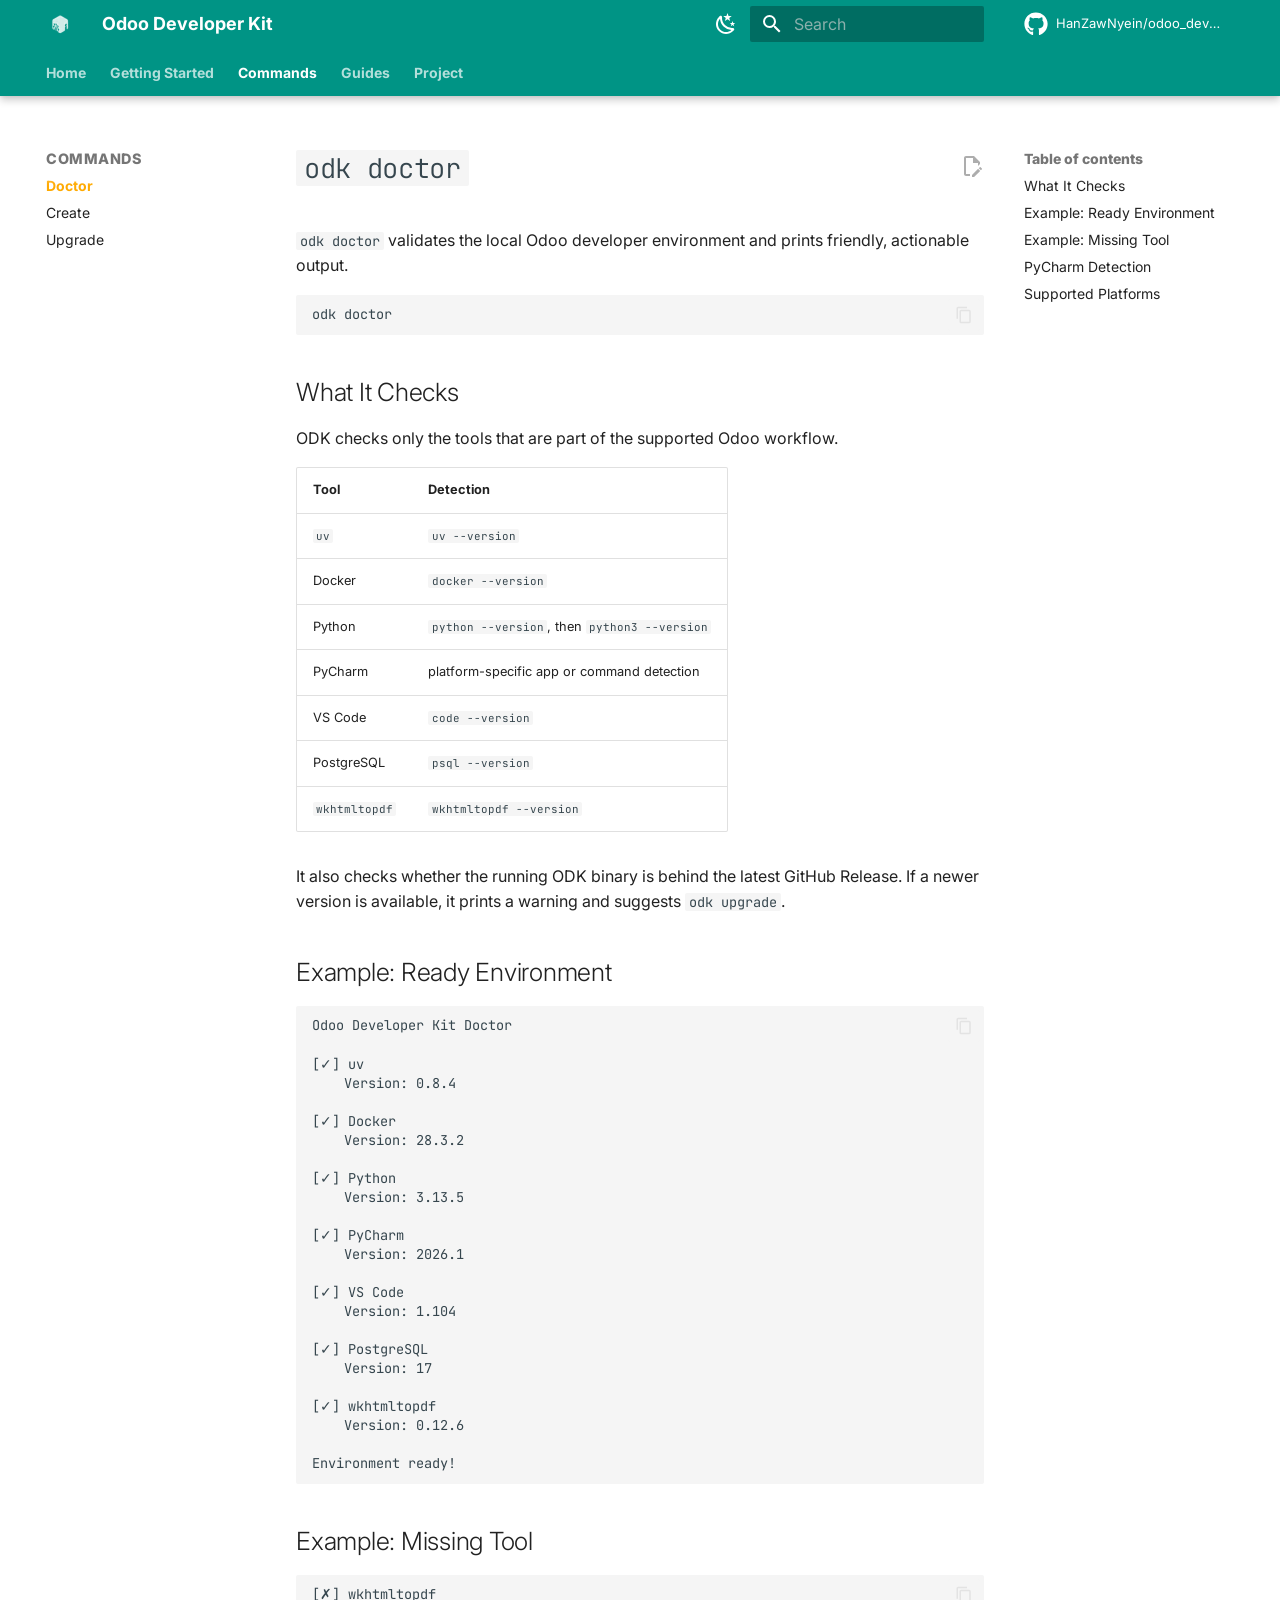
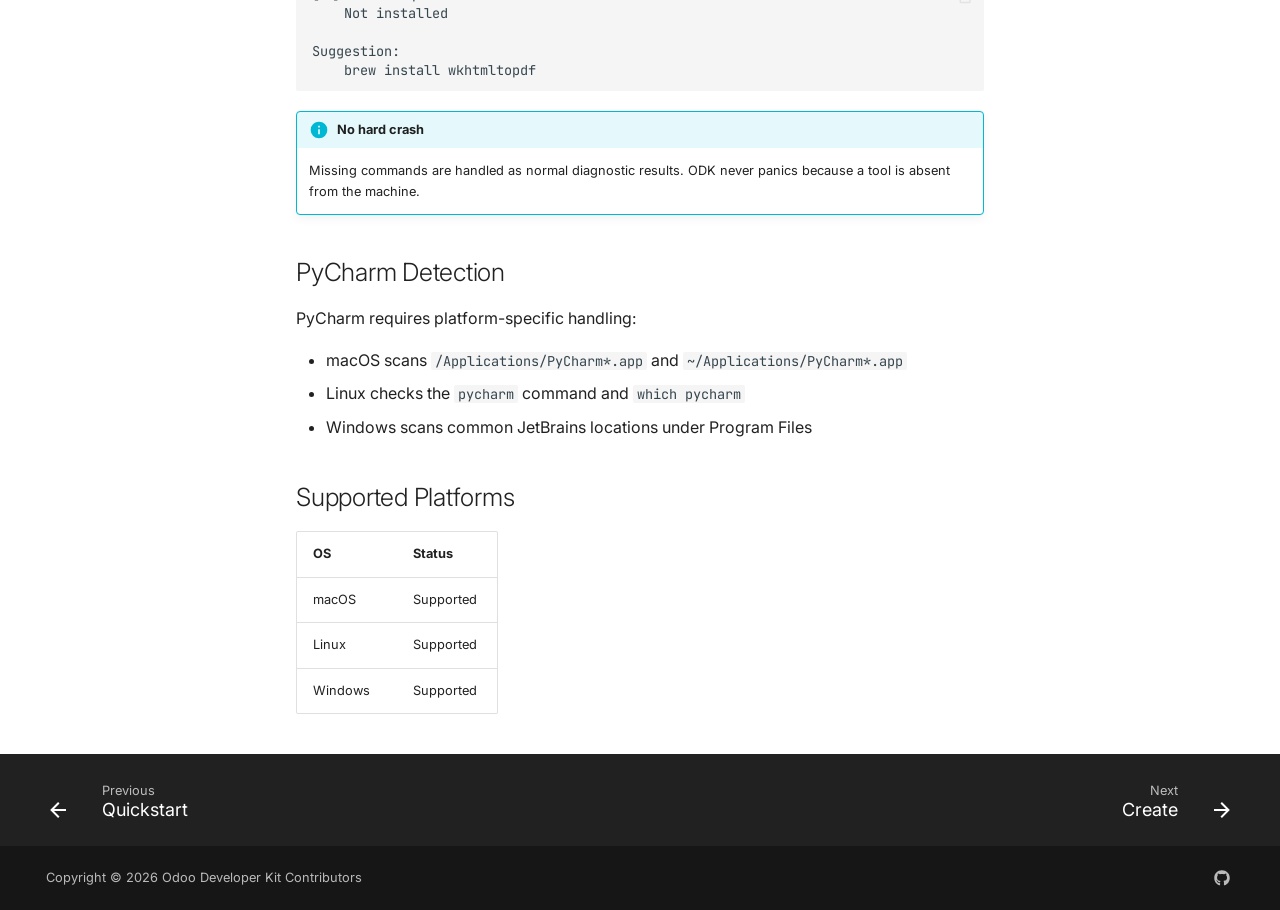
<file: doctor/index.html>
<!doctype html>
<html lang="en" class="no-js">
  <head>
    
      <meta charset="utf-8">
      <meta name="viewport" content="width=device-width,initial-scale=1">
      
        <meta name="description" content="A Flutter-like developer toolkit for professional Odoo development environments.">
      
      
      
        <link rel="canonical" href="https://hanzawnyein.github.io/odoo_developer_kit/doctor/">
      
      
        <link rel="prev" href="../quickstart/">
      
      
        <link rel="next" href="../create/">
      
      
        
      
      
      <link rel="icon" href="../assets/images/logo.png">
      <meta name="generator" content="mkdocs-1.6.1, mkdocs-material-9.7.6">
    
    
      
        <title>Doctor - Odoo Developer Kit</title>
      
    
    
      <link rel="stylesheet" href="../assets/stylesheets/main.484c7ddc.min.css">
      
        
        <link rel="stylesheet" href="../assets/stylesheets/palette.ab4e12ef.min.css">
      
      


    
    
      
    
    
      
        
        
        <link rel="preconnect" href="https://fonts.gstatic.com" crossorigin>
        <link rel="stylesheet" href="https://fonts.googleapis.com/css?family=Inter:300,300i,400,400i,700,700i%7CJetBrains+Mono:400,400i,700,700i&display=fallback">
        <style>:root{--md-text-font:"Inter";--md-code-font:"JetBrains Mono"}</style>
      
    
    
      <link rel="stylesheet" href="../assets/stylesheets/extra.css">
    
    <script>__md_scope=new URL("..",location),__md_hash=e=>[...e].reduce(((e,_)=>(e<<5)-e+_.charCodeAt(0)),0),__md_get=(e,_=localStorage,t=__md_scope)=>JSON.parse(_.getItem(t.pathname+"."+e)),__md_set=(e,_,t=localStorage,a=__md_scope)=>{try{t.setItem(a.pathname+"."+e,JSON.stringify(_))}catch(e){}}</script>
    
      

    
    
  </head>
  
  
    
    
      
    
    
    
    
    <body dir="ltr" data-md-color-scheme="default" data-md-color-primary="teal" data-md-color-accent="amber">
  
    
    <input class="md-toggle" data-md-toggle="drawer" type="checkbox" id="__drawer" autocomplete="off">
    <input class="md-toggle" data-md-toggle="search" type="checkbox" id="__search" autocomplete="off">
    <label class="md-overlay" for="__drawer"></label>
    <div data-md-component="skip">
      
        
        <a href="#odk-doctor" class="md-skip">
          Skip to content
        </a>
      
    </div>
    <div data-md-component="announce">
      
    </div>
    
    
      

  

<header class="md-header md-header--shadow md-header--lifted" data-md-component="header">
  <nav class="md-header__inner md-grid" aria-label="Header">
    <a href=".." title="Odoo Developer Kit" class="md-header__button md-logo" aria-label="Odoo Developer Kit" data-md-component="logo">
      
  <img src="../assets/images/logo.png" alt="logo">

    </a>
    <label class="md-header__button md-icon" for="__drawer">
      
      <svg xmlns="http://www.w3.org/2000/svg" viewBox="0 0 24 24"><path d="M3 6h18v2H3zm0 5h18v2H3zm0 5h18v2H3z"/></svg>
    </label>
    <div class="md-header__title" data-md-component="header-title">
      <div class="md-header__ellipsis">
        <div class="md-header__topic">
          <span class="md-ellipsis">
            Odoo Developer Kit
          </span>
        </div>
        <div class="md-header__topic" data-md-component="header-topic">
          <span class="md-ellipsis">
            
              Doctor
            
          </span>
        </div>
      </div>
    </div>
    
      
        <form class="md-header__option" data-md-component="palette">
  
    
    
    
    <input class="md-option" data-md-color-media="(prefers-color-scheme: light)" data-md-color-scheme="default" data-md-color-primary="teal" data-md-color-accent="amber"  aria-label="Switch to dark mode"  type="radio" name="__palette" id="__palette_0">
    
      <label class="md-header__button md-icon" title="Switch to dark mode" for="__palette_1" hidden>
        <svg xmlns="http://www.w3.org/2000/svg" viewBox="0 0 24 24"><path d="m17.75 4.09-2.53 1.94.91 3.06-2.63-1.81-2.63 1.81.91-3.06-2.53-1.94L12.44 4l1.06-3 1.06 3zm3.5 6.91-1.64 1.25.59 1.98-1.7-1.17-1.7 1.17.59-1.98L15.75 11l2.06-.05L18.5 9l.69 1.95zm-2.28 4.95c.83-.08 1.72 1.1 1.19 1.85-.32.45-.66.87-1.08 1.27C15.17 23 8.84 23 4.94 19.07c-3.91-3.9-3.91-10.24 0-14.14.4-.4.82-.76 1.27-1.08.75-.53 1.93.36 1.85 1.19-.27 2.86.69 5.83 2.89 8.02a9.96 9.96 0 0 0 8.02 2.89m-1.64 2.02a12.08 12.08 0 0 1-7.8-3.47c-2.17-2.19-3.33-5-3.49-7.82-2.81 3.14-2.7 7.96.31 10.98 3.02 3.01 7.84 3.12 10.98.31"/></svg>
      </label>
    
  
    
    
    
    <input class="md-option" data-md-color-media="(prefers-color-scheme: dark)" data-md-color-scheme="slate" data-md-color-primary="teal" data-md-color-accent="amber"  aria-label="Switch to light mode"  type="radio" name="__palette" id="__palette_1">
    
      <label class="md-header__button md-icon" title="Switch to light mode" for="__palette_0" hidden>
        <svg xmlns="http://www.w3.org/2000/svg" viewBox="0 0 24 24"><path d="M12 7a5 5 0 0 1 5 5 5 5 0 0 1-5 5 5 5 0 0 1-5-5 5 5 0 0 1 5-5m0 2a3 3 0 0 0-3 3 3 3 0 0 0 3 3 3 3 0 0 0 3-3 3 3 0 0 0-3-3m0-7 2.39 3.42C13.65 5.15 12.84 5 12 5s-1.65.15-2.39.42zM3.34 7l4.16-.35A7.2 7.2 0 0 0 5.94 8.5c-.44.74-.69 1.5-.83 2.29zm.02 10 1.76-3.77a7.131 7.131 0 0 0 2.38 4.14zM20.65 7l-1.77 3.79a7.02 7.02 0 0 0-2.38-4.15zm-.01 10-4.14.36c.59-.51 1.12-1.14 1.54-1.86.42-.73.69-1.5.83-2.29zM12 22l-2.41-3.44c.74.27 1.55.44 2.41.44.82 0 1.63-.17 2.37-.44z"/></svg>
      </label>
    
  
</form>
      
    
    
      <script>var palette=__md_get("__palette");if(palette&&palette.color){if("(prefers-color-scheme)"===palette.color.media){var media=matchMedia("(prefers-color-scheme: light)"),input=document.querySelector(media.matches?"[data-md-color-media='(prefers-color-scheme: light)']":"[data-md-color-media='(prefers-color-scheme: dark)']");palette.color.media=input.getAttribute("data-md-color-media"),palette.color.scheme=input.getAttribute("data-md-color-scheme"),palette.color.primary=input.getAttribute("data-md-color-primary"),palette.color.accent=input.getAttribute("data-md-color-accent")}for(var[key,value]of Object.entries(palette.color))document.body.setAttribute("data-md-color-"+key,value)}</script>
    
    
    
      
      
        <label class="md-header__button md-icon" for="__search">
          
          <svg xmlns="http://www.w3.org/2000/svg" viewBox="0 0 24 24"><path d="M9.5 3A6.5 6.5 0 0 1 16 9.5c0 1.61-.59 3.09-1.56 4.23l.27.27h.79l5 5-1.5 1.5-5-5v-.79l-.27-.27A6.52 6.52 0 0 1 9.5 16 6.5 6.5 0 0 1 3 9.5 6.5 6.5 0 0 1 9.5 3m0 2C7 5 5 7 5 9.5S7 14 9.5 14 14 12 14 9.5 12 5 9.5 5"/></svg>
        </label>
        <div class="md-search" data-md-component="search" role="dialog">
  <label class="md-search__overlay" for="__search"></label>
  <div class="md-search__inner" role="search">
    <form class="md-search__form" name="search">
      <input type="text" class="md-search__input" name="query" aria-label="Search" placeholder="Search" autocapitalize="off" autocorrect="off" autocomplete="off" spellcheck="false" data-md-component="search-query" required>
      <label class="md-search__icon md-icon" for="__search">
        
        <svg xmlns="http://www.w3.org/2000/svg" viewBox="0 0 24 24"><path d="M9.5 3A6.5 6.5 0 0 1 16 9.5c0 1.61-.59 3.09-1.56 4.23l.27.27h.79l5 5-1.5 1.5-5-5v-.79l-.27-.27A6.52 6.52 0 0 1 9.5 16 6.5 6.5 0 0 1 3 9.5 6.5 6.5 0 0 1 9.5 3m0 2C7 5 5 7 5 9.5S7 14 9.5 14 14 12 14 9.5 12 5 9.5 5"/></svg>
        
        <svg xmlns="http://www.w3.org/2000/svg" viewBox="0 0 24 24"><path d="M20 11v2H8l5.5 5.5-1.42 1.42L4.16 12l7.92-7.92L13.5 5.5 8 11z"/></svg>
      </label>
      <nav class="md-search__options" aria-label="Search">
        
          <a href="javascript:void(0)" class="md-search__icon md-icon" title="Share" aria-label="Share" data-clipboard data-clipboard-text="" data-md-component="search-share" tabindex="-1">
            
            <svg xmlns="http://www.w3.org/2000/svg" viewBox="0 0 24 24"><path d="M18 16.08c-.76 0-1.44.3-1.96.77L8.91 12.7c.05-.23.09-.46.09-.7s-.04-.47-.09-.7l7.05-4.11c.54.5 1.25.81 2.04.81a3 3 0 0 0 3-3 3 3 0 0 0-3-3 3 3 0 0 0-3 3c0 .24.04.47.09.7L8.04 9.81C7.5 9.31 6.79 9 6 9a3 3 0 0 0-3 3 3 3 0 0 0 3 3c.79 0 1.5-.31 2.04-.81l7.12 4.15c-.05.21-.08.43-.08.66 0 1.61 1.31 2.91 2.92 2.91s2.92-1.3 2.92-2.91A2.92 2.92 0 0 0 18 16.08"/></svg>
          </a>
        
        <button type="reset" class="md-search__icon md-icon" title="Clear" aria-label="Clear" tabindex="-1">
          
          <svg xmlns="http://www.w3.org/2000/svg" viewBox="0 0 24 24"><path d="M19 6.41 17.59 5 12 10.59 6.41 5 5 6.41 10.59 12 5 17.59 6.41 19 12 13.41 17.59 19 19 17.59 13.41 12z"/></svg>
        </button>
      </nav>
      
        <div class="md-search__suggest" data-md-component="search-suggest"></div>
      
    </form>
    <div class="md-search__output">
      <div class="md-search__scrollwrap" tabindex="0" data-md-scrollfix>
        <div class="md-search-result" data-md-component="search-result">
          <div class="md-search-result__meta">
            Initializing search
          </div>
          <ol class="md-search-result__list" role="presentation"></ol>
        </div>
      </div>
    </div>
  </div>
</div>
      
    
    
      <div class="md-header__source">
        <a href="https://github.com/HanZawNyein/odoo_developer_kit" title="Go to repository" class="md-source" data-md-component="source">
  <div class="md-source__icon md-icon">
    
    <svg xmlns="http://www.w3.org/2000/svg" viewBox="0 0 512 512"><!--! Font Awesome Free 7.1.0 by @fontawesome - https://fontawesome.com License - https://fontawesome.com/license/free (Icons: CC BY 4.0, Fonts: SIL OFL 1.1, Code: MIT License) Copyright 2025 Fonticons, Inc.--><path d="M173.9 397.4c0 2-2.3 3.6-5.2 3.6-3.3.3-5.6-1.3-5.6-3.6 0-2 2.3-3.6 5.2-3.6 3-.3 5.6 1.3 5.6 3.6m-31.1-4.5c-.7 2 1.3 4.3 4.3 4.9 2.6 1 5.6 0 6.2-2s-1.3-4.3-4.3-5.2c-2.6-.7-5.5.3-6.2 2.3m44.2-1.7c-2.9.7-4.9 2.6-4.6 4.9.3 2 2.9 3.3 5.9 2.6 2.9-.7 4.9-2.6 4.6-4.6-.3-1.9-3-3.2-5.9-2.9M252.8 8C114.1 8 8 113.3 8 252c0 110.9 69.8 205.8 169.5 239.2 12.8 2.3 17.3-5.6 17.3-12.1 0-6.2-.3-40.4-.3-61.4 0 0-70 15-84.7-29.8 0 0-11.4-29.1-27.8-36.6 0 0-22.9-15.7 1.6-15.4 0 0 24.9 2 38.6 25.8 21.9 38.6 58.6 27.5 72.9 20.9 2.3-16 8.8-27.1 16-33.7-55.9-6.2-112.3-14.3-112.3-110.5 0-27.5 7.6-41.3 23.6-58.9-2.6-6.5-11.1-33.3 2.6-67.9 20.9-6.5 69 27 69 27 20-5.6 41.5-8.5 62.8-8.5s42.8 2.9 62.8 8.5c0 0 48.1-33.6 69-27 13.7 34.7 5.2 61.4 2.6 67.9 16 17.7 25.8 31.5 25.8 58.9 0 96.5-58.9 104.2-114.8 110.5 9.2 7.9 17 22.9 17 46.4 0 33.7-.3 75.4-.3 83.6 0 6.5 4.6 14.4 17.3 12.1C436.2 457.8 504 362.9 504 252 504 113.3 391.5 8 252.8 8M105.2 352.9c-1.3 1-1 3.3.7 5.2 1.6 1.6 3.9 2.3 5.2 1 1.3-1 1-3.3-.7-5.2-1.6-1.6-3.9-2.3-5.2-1m-10.8-8.1c-.7 1.3.3 2.9 2.3 3.9 1.6 1 3.6.7 4.3-.7.7-1.3-.3-2.9-2.3-3.9-2-.6-3.6-.3-4.3.7m32.4 35.6c-1.6 1.3-1 4.3 1.3 6.2 2.3 2.3 5.2 2.6 6.5 1 1.3-1.3.7-4.3-1.3-6.2-2.2-2.3-5.2-2.6-6.5-1m-11.4-14.7c-1.6 1-1.6 3.6 0 5.9s4.3 3.3 5.6 2.3c1.6-1.3 1.6-3.9 0-6.2-1.4-2.3-4-3.3-5.6-2"/></svg>
  </div>
  <div class="md-source__repository">
    HanZawNyein/odoo_developer_kit
  </div>
</a>
      </div>
    
  </nav>
  
    
      
<nav class="md-tabs" aria-label="Tabs" data-md-component="tabs">
  <div class="md-grid">
    <ul class="md-tabs__list">
      
        
  
  
  
  
    
    
      <li class="md-tabs__item">
        <a href=".." class="md-tabs__link">
          
  
  
    
  
  Home

        </a>
      </li>
    
  

      
        
  
  
  
  
    
    
      <li class="md-tabs__item">
        <a href="../installation/" class="md-tabs__link">
          
  
  
    
  
  Getting Started

        </a>
      </li>
    
  

      
        
  
  
  
    
  
  
    
    
      <li class="md-tabs__item md-tabs__item--active">
        <a href="./" class="md-tabs__link">
          
  
  
    
  
  Commands

        </a>
      </li>
    
  

      
        
  
  
  
  
    
    
      <li class="md-tabs__item">
        <a href="../project-structure/" class="md-tabs__link">
          
  
  
    
  
  Guides

        </a>
      </li>
    
  

      
        
  
  
  
  
    
    
      <li class="md-tabs__item">
        <a href="../development/" class="md-tabs__link">
          
  
  
    
  
  Project

        </a>
      </li>
    
  

      
    </ul>
  </div>
</nav>
    
  
</header>
    
    <div class="md-container" data-md-component="container">
      
      
        
      
      <main class="md-main" data-md-component="main">
        <div class="md-main__inner md-grid">
          
            
              
              <div class="md-sidebar md-sidebar--primary" data-md-component="sidebar" data-md-type="navigation" >
                <div class="md-sidebar__scrollwrap">
                  <div class="md-sidebar__inner">
                    


  


<nav class="md-nav md-nav--primary md-nav--lifted" aria-label="Navigation" data-md-level="0">
  <label class="md-nav__title" for="__drawer">
    <a href=".." title="Odoo Developer Kit" class="md-nav__button md-logo" aria-label="Odoo Developer Kit" data-md-component="logo">
      
  <img src="../assets/images/logo.png" alt="logo">

    </a>
    Odoo Developer Kit
  </label>
  
    <div class="md-nav__source">
      <a href="https://github.com/HanZawNyein/odoo_developer_kit" title="Go to repository" class="md-source" data-md-component="source">
  <div class="md-source__icon md-icon">
    
    <svg xmlns="http://www.w3.org/2000/svg" viewBox="0 0 512 512"><!--! Font Awesome Free 7.1.0 by @fontawesome - https://fontawesome.com License - https://fontawesome.com/license/free (Icons: CC BY 4.0, Fonts: SIL OFL 1.1, Code: MIT License) Copyright 2025 Fonticons, Inc.--><path d="M173.9 397.4c0 2-2.3 3.6-5.2 3.6-3.3.3-5.6-1.3-5.6-3.6 0-2 2.3-3.6 5.2-3.6 3-.3 5.6 1.3 5.6 3.6m-31.1-4.5c-.7 2 1.3 4.3 4.3 4.9 2.6 1 5.6 0 6.2-2s-1.3-4.3-4.3-5.2c-2.6-.7-5.5.3-6.2 2.3m44.2-1.7c-2.9.7-4.9 2.6-4.6 4.9.3 2 2.9 3.3 5.9 2.6 2.9-.7 4.9-2.6 4.6-4.6-.3-1.9-3-3.2-5.9-2.9M252.8 8C114.1 8 8 113.3 8 252c0 110.9 69.8 205.8 169.5 239.2 12.8 2.3 17.3-5.6 17.3-12.1 0-6.2-.3-40.4-.3-61.4 0 0-70 15-84.7-29.8 0 0-11.4-29.1-27.8-36.6 0 0-22.9-15.7 1.6-15.4 0 0 24.9 2 38.6 25.8 21.9 38.6 58.6 27.5 72.9 20.9 2.3-16 8.8-27.1 16-33.7-55.9-6.2-112.3-14.3-112.3-110.5 0-27.5 7.6-41.3 23.6-58.9-2.6-6.5-11.1-33.3 2.6-67.9 20.9-6.5 69 27 69 27 20-5.6 41.5-8.5 62.8-8.5s42.8 2.9 62.8 8.5c0 0 48.1-33.6 69-27 13.7 34.7 5.2 61.4 2.6 67.9 16 17.7 25.8 31.5 25.8 58.9 0 96.5-58.9 104.2-114.8 110.5 9.2 7.9 17 22.9 17 46.4 0 33.7-.3 75.4-.3 83.6 0 6.5 4.6 14.4 17.3 12.1C436.2 457.8 504 362.9 504 252 504 113.3 391.5 8 252.8 8M105.2 352.9c-1.3 1-1 3.3.7 5.2 1.6 1.6 3.9 2.3 5.2 1 1.3-1 1-3.3-.7-5.2-1.6-1.6-3.9-2.3-5.2-1m-10.8-8.1c-.7 1.3.3 2.9 2.3 3.9 1.6 1 3.6.7 4.3-.7.7-1.3-.3-2.9-2.3-3.9-2-.6-3.6-.3-4.3.7m32.4 35.6c-1.6 1.3-1 4.3 1.3 6.2 2.3 2.3 5.2 2.6 6.5 1 1.3-1.3.7-4.3-1.3-6.2-2.2-2.3-5.2-2.6-6.5-1m-11.4-14.7c-1.6 1-1.6 3.6 0 5.9s4.3 3.3 5.6 2.3c1.6-1.3 1.6-3.9 0-6.2-1.4-2.3-4-3.3-5.6-2"/></svg>
  </div>
  <div class="md-source__repository">
    HanZawNyein/odoo_developer_kit
  </div>
</a>
    </div>
  
  <ul class="md-nav__list" data-md-scrollfix>
    
      
      
  
  
  
  
    
    
      
        
          
        
      
    
    
    
      
      
        
      
    
    
    <li class="md-nav__item md-nav__item--nested">
      
        
        
        <input class="md-nav__toggle md-toggle " type="checkbox" id="__nav_1" >
        
          
          <div class="md-nav__link md-nav__container">
            <a href=".." class="md-nav__link ">
              
  
  
  <span class="md-ellipsis">
    
  
    Home
  

    
  </span>
  
  

            </a>
            
          </div>
        
        <nav class="md-nav" data-md-level="1" aria-labelledby="__nav_1_label" aria-expanded="false">
          <label class="md-nav__title" for="__nav_1">
            <span class="md-nav__icon md-icon"></span>
            
  
    Home
  

          </label>
          <ul class="md-nav__list" data-md-scrollfix>
            
              
            
          </ul>
        </nav>
      
    </li>
  

    
      
      
  
  
  
  
    
    
      
        
      
        
      
    
    
    
      
      
        
      
    
    
    <li class="md-nav__item md-nav__item--nested">
      
        
        
        <input class="md-nav__toggle md-toggle " type="checkbox" id="__nav_2" >
        
          
          <label class="md-nav__link" for="__nav_2" id="__nav_2_label" tabindex="0">
            
  
  
  <span class="md-ellipsis">
    
  
    Getting Started
  

    
  </span>
  
  

            <span class="md-nav__icon md-icon"></span>
          </label>
        
        <nav class="md-nav" data-md-level="1" aria-labelledby="__nav_2_label" aria-expanded="false">
          <label class="md-nav__title" for="__nav_2">
            <span class="md-nav__icon md-icon"></span>
            
  
    Getting Started
  

          </label>
          <ul class="md-nav__list" data-md-scrollfix>
            
              
                
  
  
  
  
    <li class="md-nav__item">
      <a href="../installation/" class="md-nav__link">
        
  
  
  <span class="md-ellipsis">
    
  
    Installation
  

    
  </span>
  
  

      </a>
    </li>
  

              
            
              
                
  
  
  
  
    <li class="md-nav__item">
      <a href="../quickstart/" class="md-nav__link">
        
  
  
  <span class="md-ellipsis">
    
  
    Quickstart
  

    
  </span>
  
  

      </a>
    </li>
  

              
            
          </ul>
        </nav>
      
    </li>
  

    
      
      
  
  
    
  
  
  
    
    
      
        
      
        
      
        
      
    
    
    
      
        
        
      
      
        
      
    
    
    <li class="md-nav__item md-nav__item--active md-nav__item--section md-nav__item--nested">
      
        
        
        <input class="md-nav__toggle md-toggle " type="checkbox" id="__nav_3" checked>
        
          
          <label class="md-nav__link" for="__nav_3" id="__nav_3_label" tabindex="">
            
  
  
  <span class="md-ellipsis">
    
  
    Commands
  

    
  </span>
  
  

            <span class="md-nav__icon md-icon"></span>
          </label>
        
        <nav class="md-nav" data-md-level="1" aria-labelledby="__nav_3_label" aria-expanded="true">
          <label class="md-nav__title" for="__nav_3">
            <span class="md-nav__icon md-icon"></span>
            
  
    Commands
  

          </label>
          <ul class="md-nav__list" data-md-scrollfix>
            
              
                
  
  
    
  
  
  
    <li class="md-nav__item md-nav__item--active">
      
      <input class="md-nav__toggle md-toggle" type="checkbox" id="__toc">
      
      
        
      
      
        <label class="md-nav__link md-nav__link--active" for="__toc">
          
  
  
  <span class="md-ellipsis">
    
  
    Doctor
  

    
  </span>
  
  

          <span class="md-nav__icon md-icon"></span>
        </label>
      
      <a href="./" class="md-nav__link md-nav__link--active">
        
  
  
  <span class="md-ellipsis">
    
  
    Doctor
  

    
  </span>
  
  

      </a>
      
        

<nav class="md-nav md-nav--secondary" aria-label="Table of contents">
  
  
  
    
  
  
    <label class="md-nav__title" for="__toc">
      <span class="md-nav__icon md-icon"></span>
      Table of contents
    </label>
    <ul class="md-nav__list" data-md-component="toc" data-md-scrollfix>
      
        <li class="md-nav__item">
  <a href="#what-it-checks" class="md-nav__link">
    <span class="md-ellipsis">
      
        What It Checks
      
    </span>
  </a>
  
</li>
      
        <li class="md-nav__item">
  <a href="#example-ready-environment" class="md-nav__link">
    <span class="md-ellipsis">
      
        Example: Ready Environment
      
    </span>
  </a>
  
</li>
      
        <li class="md-nav__item">
  <a href="#example-missing-tool" class="md-nav__link">
    <span class="md-ellipsis">
      
        Example: Missing Tool
      
    </span>
  </a>
  
</li>
      
        <li class="md-nav__item">
  <a href="#pycharm-detection" class="md-nav__link">
    <span class="md-ellipsis">
      
        PyCharm Detection
      
    </span>
  </a>
  
</li>
      
        <li class="md-nav__item">
  <a href="#supported-platforms" class="md-nav__link">
    <span class="md-ellipsis">
      
        Supported Platforms
      
    </span>
  </a>
  
</li>
      
    </ul>
  
</nav>
      
    </li>
  

              
            
              
                
  
  
  
  
    <li class="md-nav__item">
      <a href="../create/" class="md-nav__link">
        
  
  
  <span class="md-ellipsis">
    
  
    Create
  

    
  </span>
  
  

      </a>
    </li>
  

              
            
              
                
  
  
  
  
    <li class="md-nav__item">
      <a href="../upgrade/" class="md-nav__link">
        
  
  
  <span class="md-ellipsis">
    
  
    Upgrade
  

    
  </span>
  
  

      </a>
    </li>
  

              
            
          </ul>
        </nav>
      
    </li>
  

    
      
      
  
  
  
  
    
    
      
        
      
        
      
        
      
        
      
    
    
    
      
      
        
      
    
    
    <li class="md-nav__item md-nav__item--nested">
      
        
        
        <input class="md-nav__toggle md-toggle " type="checkbox" id="__nav_4" >
        
          
          <label class="md-nav__link" for="__nav_4" id="__nav_4_label" tabindex="0">
            
  
  
  <span class="md-ellipsis">
    
  
    Guides
  

    
  </span>
  
  

            <span class="md-nav__icon md-icon"></span>
          </label>
        
        <nav class="md-nav" data-md-level="1" aria-labelledby="__nav_4_label" aria-expanded="false">
          <label class="md-nav__title" for="__nav_4">
            <span class="md-nav__icon md-icon"></span>
            
  
    Guides
  

          </label>
          <ul class="md-nav__list" data-md-scrollfix>
            
              
                
  
  
  
  
    <li class="md-nav__item">
      <a href="../project-structure/" class="md-nav__link">
        
  
  
  <span class="md-ellipsis">
    
  
    Generated Project Structure
  

    
  </span>
  
  

      </a>
    </li>
  

              
            
              
                
  
  
  
  
    <li class="md-nav__item">
      <a href="../docker/" class="md-nav__link">
        
  
  
  <span class="md-ellipsis">
    
  
    Docker Development
  

    
  </span>
  
  

      </a>
    </li>
  

              
            
              
                
  
  
  
  
    <li class="md-nav__item">
      <a href="../editors/" class="md-nav__link">
        
  
  
  <span class="md-ellipsis">
    
  
    Editor Support
  

    
  </span>
  
  

      </a>
    </li>
  

              
            
              
                
  
  
  
  
    <li class="md-nav__item">
      <a href="../troubleshooting/" class="md-nav__link">
        
  
  
  <span class="md-ellipsis">
    
  
    Troubleshooting
  

    
  </span>
  
  

      </a>
    </li>
  

              
            
          </ul>
        </nav>
      
    </li>
  

    
      
      
  
  
  
  
    
    
      
        
      
        
      
        
      
    
    
    
      
      
        
      
    
    
    <li class="md-nav__item md-nav__item--nested">
      
        
        
        <input class="md-nav__toggle md-toggle " type="checkbox" id="__nav_5" >
        
          
          <label class="md-nav__link" for="__nav_5" id="__nav_5_label" tabindex="0">
            
  
  
  <span class="md-ellipsis">
    
  
    Project
  

    
  </span>
  
  

            <span class="md-nav__icon md-icon"></span>
          </label>
        
        <nav class="md-nav" data-md-level="1" aria-labelledby="__nav_5_label" aria-expanded="false">
          <label class="md-nav__title" for="__nav_5">
            <span class="md-nav__icon md-icon"></span>
            
  
    Project
  

          </label>
          <ul class="md-nav__list" data-md-scrollfix>
            
              
                
  
  
  
  
    <li class="md-nav__item">
      <a href="../development/" class="md-nav__link">
        
  
  
  <span class="md-ellipsis">
    
  
    Development
  

    
  </span>
  
  

      </a>
    </li>
  

              
            
              
                
  
  
  
  
    <li class="md-nav__item">
      <a href="../release/" class="md-nav__link">
        
  
  
  <span class="md-ellipsis">
    
  
    Release
  

    
  </span>
  
  

      </a>
    </li>
  

              
            
              
                
  
  
  
  
    <li class="md-nav__item">
      <a href="../publishing/" class="md-nav__link">
        
  
  
  <span class="md-ellipsis">
    
  
    Publishing Documentation
  

    
  </span>
  
  

      </a>
    </li>
  

              
            
          </ul>
        </nav>
      
    </li>
  

    
  </ul>
</nav>
                  </div>
                </div>
              </div>
            
            
              
              <div class="md-sidebar md-sidebar--secondary" data-md-component="sidebar" data-md-type="toc" >
                <div class="md-sidebar__scrollwrap">
                  <div class="md-sidebar__inner">
                    

<nav class="md-nav md-nav--secondary" aria-label="Table of contents">
  
  
  
    
  
  
    <label class="md-nav__title" for="__toc">
      <span class="md-nav__icon md-icon"></span>
      Table of contents
    </label>
    <ul class="md-nav__list" data-md-component="toc" data-md-scrollfix>
      
        <li class="md-nav__item">
  <a href="#what-it-checks" class="md-nav__link">
    <span class="md-ellipsis">
      
        What It Checks
      
    </span>
  </a>
  
</li>
      
        <li class="md-nav__item">
  <a href="#example-ready-environment" class="md-nav__link">
    <span class="md-ellipsis">
      
        Example: Ready Environment
      
    </span>
  </a>
  
</li>
      
        <li class="md-nav__item">
  <a href="#example-missing-tool" class="md-nav__link">
    <span class="md-ellipsis">
      
        Example: Missing Tool
      
    </span>
  </a>
  
</li>
      
        <li class="md-nav__item">
  <a href="#pycharm-detection" class="md-nav__link">
    <span class="md-ellipsis">
      
        PyCharm Detection
      
    </span>
  </a>
  
</li>
      
        <li class="md-nav__item">
  <a href="#supported-platforms" class="md-nav__link">
    <span class="md-ellipsis">
      
        Supported Platforms
      
    </span>
  </a>
  
</li>
      
    </ul>
  
</nav>
                  </div>
                </div>
              </div>
            
          
          
            <div class="md-content" data-md-component="content">
              
                




              
              <article class="md-content__inner md-typeset">
                
                  


  
    <a href="https://github.com/HanZawNyein/odoo_developer_kit/edit/main/docs/doctor.md" title="Edit this page" class="md-content__button md-icon" rel="edit">
      
      <svg xmlns="http://www.w3.org/2000/svg" viewBox="0 0 24 24"><path d="M10 20H6V4h7v5h5v3.1l2-2V8l-6-6H6c-1.1 0-2 .9-2 2v16c0 1.1.9 2 2 2h4zm10.2-7c.1 0 .3.1.4.2l1.3 1.3c.2.2.2.6 0 .8l-1 1-2.1-2.1 1-1c.1-.1.2-.2.4-.2m0 3.9L14.1 23H12v-2.1l6.1-6.1z"/></svg>
    </a>
  
  


<h1 id="odk-doctor"><code>odk doctor</code><a class="headerlink" href="#odk-doctor" title="Permanent link">&para;</a></h1>
<p><code>odk doctor</code> validates the local Odoo developer environment and prints friendly, actionable output.</p>
<div class="language-bash highlight"><pre><span></span><code><span id="__span-0-1"><a id="__codelineno-0-1" name="__codelineno-0-1" href="#__codelineno-0-1"></a>odk<span class="w"> </span>doctor
</span></code></pre></div>
<h2 id="what-it-checks">What It Checks<a class="headerlink" href="#what-it-checks" title="Permanent link">&para;</a></h2>
<p>ODK checks only the tools that are part of the supported Odoo workflow.</p>
<table>
<thead>
<tr>
<th>Tool</th>
<th>Detection</th>
</tr>
</thead>
<tbody>
<tr>
<td><code>uv</code></td>
<td><code>uv --version</code></td>
</tr>
<tr>
<td>Docker</td>
<td><code>docker --version</code></td>
</tr>
<tr>
<td>Python</td>
<td><code>python --version</code>, then <code>python3 --version</code></td>
</tr>
<tr>
<td>PyCharm</td>
<td>platform-specific app or command detection</td>
</tr>
<tr>
<td>VS Code</td>
<td><code>code --version</code></td>
</tr>
<tr>
<td>PostgreSQL</td>
<td><code>psql --version</code></td>
</tr>
<tr>
<td><code>wkhtmltopdf</code></td>
<td><code>wkhtmltopdf --version</code></td>
</tr>
</tbody>
</table>
<p>It also checks whether the running ODK binary is behind the latest GitHub Release. If a newer version is available, it prints a warning and suggests <code>odk upgrade</code>.</p>
<h2 id="example-ready-environment">Example: Ready Environment<a class="headerlink" href="#example-ready-environment" title="Permanent link">&para;</a></h2>
<div class="language-text highlight"><pre><span></span><code><span id="__span-1-1"><a id="__codelineno-1-1" name="__codelineno-1-1" href="#__codelineno-1-1"></a>Odoo Developer Kit Doctor
</span><span id="__span-1-2"><a id="__codelineno-1-2" name="__codelineno-1-2" href="#__codelineno-1-2"></a>
</span><span id="__span-1-3"><a id="__codelineno-1-3" name="__codelineno-1-3" href="#__codelineno-1-3"></a>[✓] uv
</span><span id="__span-1-4"><a id="__codelineno-1-4" name="__codelineno-1-4" href="#__codelineno-1-4"></a>    Version: 0.8.4
</span><span id="__span-1-5"><a id="__codelineno-1-5" name="__codelineno-1-5" href="#__codelineno-1-5"></a>
</span><span id="__span-1-6"><a id="__codelineno-1-6" name="__codelineno-1-6" href="#__codelineno-1-6"></a>[✓] Docker
</span><span id="__span-1-7"><a id="__codelineno-1-7" name="__codelineno-1-7" href="#__codelineno-1-7"></a>    Version: 28.3.2
</span><span id="__span-1-8"><a id="__codelineno-1-8" name="__codelineno-1-8" href="#__codelineno-1-8"></a>
</span><span id="__span-1-9"><a id="__codelineno-1-9" name="__codelineno-1-9" href="#__codelineno-1-9"></a>[✓] Python
</span><span id="__span-1-10"><a id="__codelineno-1-10" name="__codelineno-1-10" href="#__codelineno-1-10"></a>    Version: 3.13.5
</span><span id="__span-1-11"><a id="__codelineno-1-11" name="__codelineno-1-11" href="#__codelineno-1-11"></a>
</span><span id="__span-1-12"><a id="__codelineno-1-12" name="__codelineno-1-12" href="#__codelineno-1-12"></a>[✓] PyCharm
</span><span id="__span-1-13"><a id="__codelineno-1-13" name="__codelineno-1-13" href="#__codelineno-1-13"></a>    Version: 2026.1
</span><span id="__span-1-14"><a id="__codelineno-1-14" name="__codelineno-1-14" href="#__codelineno-1-14"></a>
</span><span id="__span-1-15"><a id="__codelineno-1-15" name="__codelineno-1-15" href="#__codelineno-1-15"></a>[✓] VS Code
</span><span id="__span-1-16"><a id="__codelineno-1-16" name="__codelineno-1-16" href="#__codelineno-1-16"></a>    Version: 1.104
</span><span id="__span-1-17"><a id="__codelineno-1-17" name="__codelineno-1-17" href="#__codelineno-1-17"></a>
</span><span id="__span-1-18"><a id="__codelineno-1-18" name="__codelineno-1-18" href="#__codelineno-1-18"></a>[✓] PostgreSQL
</span><span id="__span-1-19"><a id="__codelineno-1-19" name="__codelineno-1-19" href="#__codelineno-1-19"></a>    Version: 17
</span><span id="__span-1-20"><a id="__codelineno-1-20" name="__codelineno-1-20" href="#__codelineno-1-20"></a>
</span><span id="__span-1-21"><a id="__codelineno-1-21" name="__codelineno-1-21" href="#__codelineno-1-21"></a>[✓] wkhtmltopdf
</span><span id="__span-1-22"><a id="__codelineno-1-22" name="__codelineno-1-22" href="#__codelineno-1-22"></a>    Version: 0.12.6
</span><span id="__span-1-23"><a id="__codelineno-1-23" name="__codelineno-1-23" href="#__codelineno-1-23"></a>
</span><span id="__span-1-24"><a id="__codelineno-1-24" name="__codelineno-1-24" href="#__codelineno-1-24"></a>Environment ready!
</span></code></pre></div>
<h2 id="example-missing-tool">Example: Missing Tool<a class="headerlink" href="#example-missing-tool" title="Permanent link">&para;</a></h2>
<div class="language-text highlight"><pre><span></span><code><span id="__span-2-1"><a id="__codelineno-2-1" name="__codelineno-2-1" href="#__codelineno-2-1"></a>[✗] wkhtmltopdf
</span><span id="__span-2-2"><a id="__codelineno-2-2" name="__codelineno-2-2" href="#__codelineno-2-2"></a>    Not installed
</span><span id="__span-2-3"><a id="__codelineno-2-3" name="__codelineno-2-3" href="#__codelineno-2-3"></a>
</span><span id="__span-2-4"><a id="__codelineno-2-4" name="__codelineno-2-4" href="#__codelineno-2-4"></a>Suggestion:
</span><span id="__span-2-5"><a id="__codelineno-2-5" name="__codelineno-2-5" href="#__codelineno-2-5"></a>    brew install wkhtmltopdf
</span></code></pre></div>
<div class="admonition info">
<p class="admonition-title">No hard crash</p>
<p>Missing commands are handled as normal diagnostic results. ODK never panics because a tool is absent from the machine.</p>
</div>
<h2 id="pycharm-detection">PyCharm Detection<a class="headerlink" href="#pycharm-detection" title="Permanent link">&para;</a></h2>
<p>PyCharm requires platform-specific handling:</p>
<ul>
<li>macOS scans <code>/Applications/PyCharm*.app</code> and <code>~/Applications/PyCharm*.app</code></li>
<li>Linux checks the <code>pycharm</code> command and <code>which pycharm</code></li>
<li>Windows scans common JetBrains locations under Program Files</li>
</ul>
<h2 id="supported-platforms">Supported Platforms<a class="headerlink" href="#supported-platforms" title="Permanent link">&para;</a></h2>
<table>
<thead>
<tr>
<th>OS</th>
<th>Status</th>
</tr>
</thead>
<tbody>
<tr>
<td>macOS</td>
<td>Supported</td>
</tr>
<tr>
<td>Linux</td>
<td>Supported</td>
</tr>
<tr>
<td>Windows</td>
<td>Supported</td>
</tr>
</tbody>
</table>












                
              </article>
            </div>
          
          
  <script>var tabs=__md_get("__tabs");if(Array.isArray(tabs))e:for(var set of document.querySelectorAll(".tabbed-set")){var labels=set.querySelector(".tabbed-labels");for(var tab of tabs)for(var label of labels.getElementsByTagName("label"))if(label.innerText.trim()===tab){var input=document.getElementById(label.htmlFor);input.checked=!0;continue e}}</script>

<script>var target=document.getElementById(location.hash.slice(1));target&&target.name&&(target.checked=target.name.startsWith("__tabbed_"))</script>
        </div>
        
          <button type="button" class="md-top md-icon" data-md-component="top" hidden>
  
  <svg xmlns="http://www.w3.org/2000/svg" viewBox="0 0 24 24"><path d="M13 20h-2V8l-5.5 5.5-1.42-1.42L12 4.16l7.92 7.92-1.42 1.42L13 8z"/></svg>
  Back to top
</button>
        
      </main>
      
        <footer class="md-footer">
  
    
      
      <nav class="md-footer__inner md-grid" aria-label="Footer" >
        
          
          <a href="../quickstart/" class="md-footer__link md-footer__link--prev" aria-label="Previous: Quickstart">
            <div class="md-footer__button md-icon">
              
              <svg xmlns="http://www.w3.org/2000/svg" viewBox="0 0 24 24"><path d="M20 11v2H8l5.5 5.5-1.42 1.42L4.16 12l7.92-7.92L13.5 5.5 8 11z"/></svg>
            </div>
            <div class="md-footer__title">
              <span class="md-footer__direction">
                Previous
              </span>
              <div class="md-ellipsis">
                Quickstart
              </div>
            </div>
          </a>
        
        
          
          <a href="../create/" class="md-footer__link md-footer__link--next" aria-label="Next: Create">
            <div class="md-footer__title">
              <span class="md-footer__direction">
                Next
              </span>
              <div class="md-ellipsis">
                Create
              </div>
            </div>
            <div class="md-footer__button md-icon">
              
              <svg xmlns="http://www.w3.org/2000/svg" viewBox="0 0 24 24"><path d="M4 11v2h12l-5.5 5.5 1.42 1.42L19.84 12l-7.92-7.92L10.5 5.5 16 11z"/></svg>
            </div>
          </a>
        
      </nav>
    
  
  <div class="md-footer-meta md-typeset">
    <div class="md-footer-meta__inner md-grid">
      <div class="md-copyright">
  
    <div class="md-copyright__highlight">
      Copyright &copy; 2026 Odoo Developer Kit Contributors
    </div>
  
  
</div>
      
        
<div class="md-social">
  
    
    
    
    
    <a href="https://github.com/HanZawNyein/odoo_developer_kit" target="_blank" rel="noopener" title="ODK on GitHub" class="md-social__link">
      <svg xmlns="http://www.w3.org/2000/svg" viewBox="0 0 512 512"><!--! Font Awesome Free 7.1.0 by @fontawesome - https://fontawesome.com License - https://fontawesome.com/license/free (Icons: CC BY 4.0, Fonts: SIL OFL 1.1, Code: MIT License) Copyright 2025 Fonticons, Inc.--><path d="M173.9 397.4c0 2-2.3 3.6-5.2 3.6-3.3.3-5.6-1.3-5.6-3.6 0-2 2.3-3.6 5.2-3.6 3-.3 5.6 1.3 5.6 3.6m-31.1-4.5c-.7 2 1.3 4.3 4.3 4.9 2.6 1 5.6 0 6.2-2s-1.3-4.3-4.3-5.2c-2.6-.7-5.5.3-6.2 2.3m44.2-1.7c-2.9.7-4.9 2.6-4.6 4.9.3 2 2.9 3.3 5.9 2.6 2.9-.7 4.9-2.6 4.6-4.6-.3-1.9-3-3.2-5.9-2.9M252.8 8C114.1 8 8 113.3 8 252c0 110.9 69.8 205.8 169.5 239.2 12.8 2.3 17.3-5.6 17.3-12.1 0-6.2-.3-40.4-.3-61.4 0 0-70 15-84.7-29.8 0 0-11.4-29.1-27.8-36.6 0 0-22.9-15.7 1.6-15.4 0 0 24.9 2 38.6 25.8 21.9 38.6 58.6 27.5 72.9 20.9 2.3-16 8.8-27.1 16-33.7-55.9-6.2-112.3-14.3-112.3-110.5 0-27.5 7.6-41.3 23.6-58.9-2.6-6.5-11.1-33.3 2.6-67.9 20.9-6.5 69 27 69 27 20-5.6 41.5-8.5 62.8-8.5s42.8 2.9 62.8 8.5c0 0 48.1-33.6 69-27 13.7 34.7 5.2 61.4 2.6 67.9 16 17.7 25.8 31.5 25.8 58.9 0 96.5-58.9 104.2-114.8 110.5 9.2 7.9 17 22.9 17 46.4 0 33.7-.3 75.4-.3 83.6 0 6.5 4.6 14.4 17.3 12.1C436.2 457.8 504 362.9 504 252 504 113.3 391.5 8 252.8 8M105.2 352.9c-1.3 1-1 3.3.7 5.2 1.6 1.6 3.9 2.3 5.2 1 1.3-1 1-3.3-.7-5.2-1.6-1.6-3.9-2.3-5.2-1m-10.8-8.1c-.7 1.3.3 2.9 2.3 3.9 1.6 1 3.6.7 4.3-.7.7-1.3-.3-2.9-2.3-3.9-2-.6-3.6-.3-4.3.7m32.4 35.6c-1.6 1.3-1 4.3 1.3 6.2 2.3 2.3 5.2 2.6 6.5 1 1.3-1.3.7-4.3-1.3-6.2-2.2-2.3-5.2-2.6-6.5-1m-11.4-14.7c-1.6 1-1.6 3.6 0 5.9s4.3 3.3 5.6 2.3c1.6-1.3 1.6-3.9 0-6.2-1.4-2.3-4-3.3-5.6-2"/></svg>
    </a>
  
</div>
      
    </div>
  </div>
</footer>
      
    </div>
    <div class="md-dialog" data-md-component="dialog">
      <div class="md-dialog__inner md-typeset"></div>
    </div>
    
      <div class="md-progress" data-md-component="progress" role="progressbar"></div>
    
    
    
      
      
      <script id="__config" type="application/json">{"annotate": null, "base": "..", "features": ["announce.dismiss", "content.action.edit", "content.code.annotate", "content.code.copy", "content.tabs.link", "navigation.footer", "navigation.indexes", "navigation.instant", "navigation.instant.progress", "navigation.path", "navigation.tabs.sticky", "navigation.tracking", "navigation.sections", "navigation.tabs", "navigation.top", "search.highlight", "search.share", "search.suggest", "toc.follow"], "search": "../assets/javascripts/workers/search.2c215733.min.js", "tags": null, "translations": {"clipboard.copied": "Copied to clipboard", "clipboard.copy": "Copy to clipboard", "search.result.more.one": "1 more on this page", "search.result.more.other": "# more on this page", "search.result.none": "No matching documents", "search.result.one": "1 matching document", "search.result.other": "# matching documents", "search.result.placeholder": "Type to start searching", "search.result.term.missing": "Missing", "select.version": "Select version"}, "version": null}</script>
    
    
      <script src="../assets/javascripts/bundle.79ae519e.min.js"></script>
      
    
  </body>
</html>
</file>
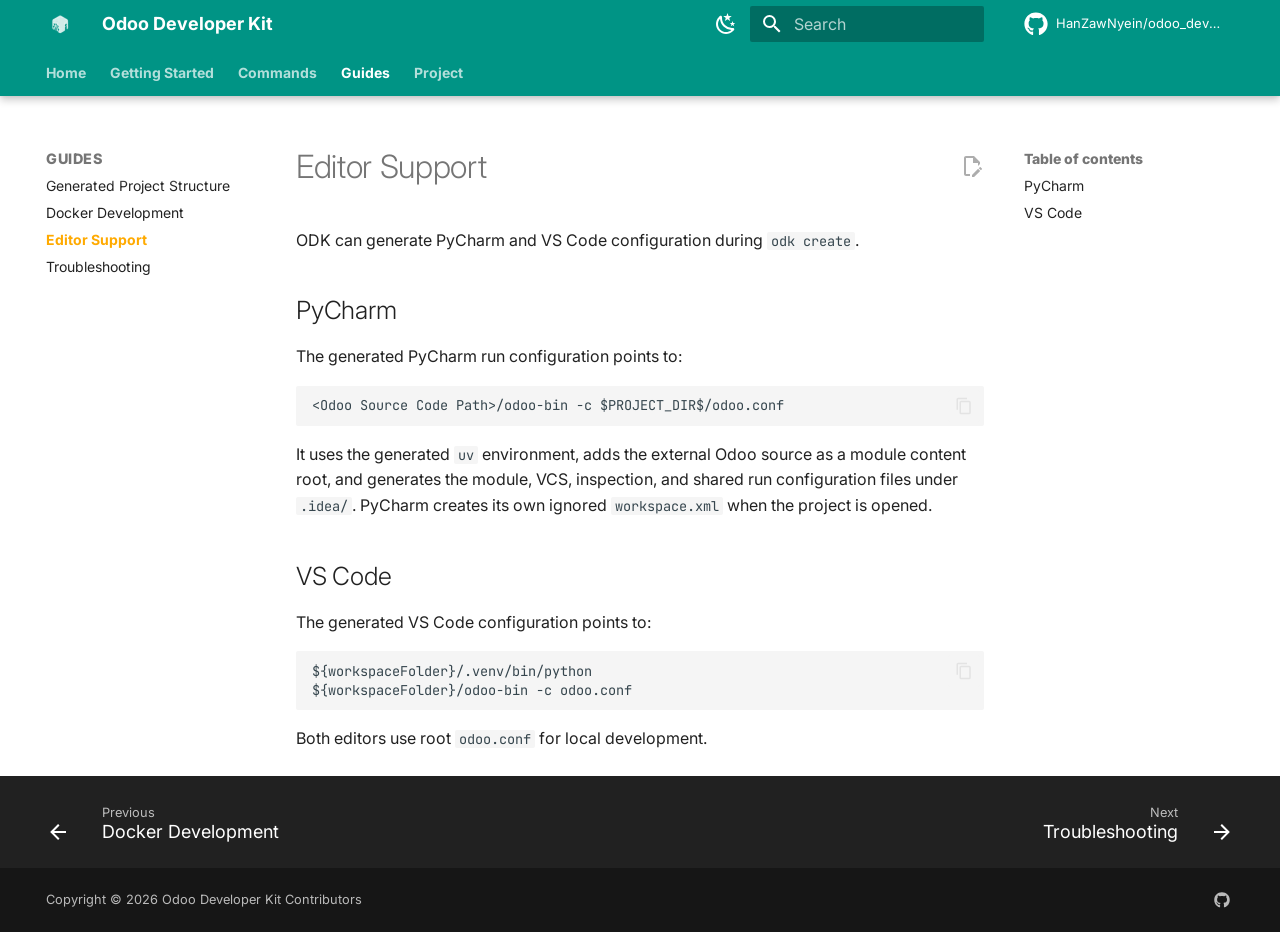
<file: editors/index.html>
<!doctype html>
<html lang="en" class="no-js">
  <head>
    
      <meta charset="utf-8">
      <meta name="viewport" content="width=device-width,initial-scale=1">
      
        <meta name="description" content="A Flutter-like developer toolkit for professional Odoo development environments.">
      
      
      
        <link rel="canonical" href="https://hanzawnyein.github.io/odoo_developer_kit/editors/">
      
      
        <link rel="prev" href="../docker/">
      
      
        <link rel="next" href="../troubleshooting/">
      
      
        
      
      
      <link rel="icon" href="../assets/images/logo.png">
      <meta name="generator" content="mkdocs-1.6.1, mkdocs-material-9.7.6">
    
    
      
        <title>Editor Support - Odoo Developer Kit</title>
      
    
    
      <link rel="stylesheet" href="../assets/stylesheets/main.484c7ddc.min.css">
      
        
        <link rel="stylesheet" href="../assets/stylesheets/palette.ab4e12ef.min.css">
      
      


    
    
      
    
    
      
        
        
        <link rel="preconnect" href="https://fonts.gstatic.com" crossorigin>
        <link rel="stylesheet" href="https://fonts.googleapis.com/css?family=Inter:300,300i,400,400i,700,700i%7CJetBrains+Mono:400,400i,700,700i&display=fallback">
        <style>:root{--md-text-font:"Inter";--md-code-font:"JetBrains Mono"}</style>
      
    
    
      <link rel="stylesheet" href="../assets/stylesheets/extra.css">
    
    <script>__md_scope=new URL("..",location),__md_hash=e=>[...e].reduce(((e,_)=>(e<<5)-e+_.charCodeAt(0)),0),__md_get=(e,_=localStorage,t=__md_scope)=>JSON.parse(_.getItem(t.pathname+"."+e)),__md_set=(e,_,t=localStorage,a=__md_scope)=>{try{t.setItem(a.pathname+"."+e,JSON.stringify(_))}catch(e){}}</script>
    
      

    
    
  </head>
  
  
    
    
      
    
    
    
    
    <body dir="ltr" data-md-color-scheme="default" data-md-color-primary="teal" data-md-color-accent="amber">
  
    
    <input class="md-toggle" data-md-toggle="drawer" type="checkbox" id="__drawer" autocomplete="off">
    <input class="md-toggle" data-md-toggle="search" type="checkbox" id="__search" autocomplete="off">
    <label class="md-overlay" for="__drawer"></label>
    <div data-md-component="skip">
      
        
        <a href="#editor-support" class="md-skip">
          Skip to content
        </a>
      
    </div>
    <div data-md-component="announce">
      
    </div>
    
    
      

  

<header class="md-header md-header--shadow md-header--lifted" data-md-component="header">
  <nav class="md-header__inner md-grid" aria-label="Header">
    <a href=".." title="Odoo Developer Kit" class="md-header__button md-logo" aria-label="Odoo Developer Kit" data-md-component="logo">
      
  <img src="../assets/images/logo.png" alt="logo">

    </a>
    <label class="md-header__button md-icon" for="__drawer">
      
      <svg xmlns="http://www.w3.org/2000/svg" viewBox="0 0 24 24"><path d="M3 6h18v2H3zm0 5h18v2H3zm0 5h18v2H3z"/></svg>
    </label>
    <div class="md-header__title" data-md-component="header-title">
      <div class="md-header__ellipsis">
        <div class="md-header__topic">
          <span class="md-ellipsis">
            Odoo Developer Kit
          </span>
        </div>
        <div class="md-header__topic" data-md-component="header-topic">
          <span class="md-ellipsis">
            
              Editor Support
            
          </span>
        </div>
      </div>
    </div>
    
      
        <form class="md-header__option" data-md-component="palette">
  
    
    
    
    <input class="md-option" data-md-color-media="(prefers-color-scheme: light)" data-md-color-scheme="default" data-md-color-primary="teal" data-md-color-accent="amber"  aria-label="Switch to dark mode"  type="radio" name="__palette" id="__palette_0">
    
      <label class="md-header__button md-icon" title="Switch to dark mode" for="__palette_1" hidden>
        <svg xmlns="http://www.w3.org/2000/svg" viewBox="0 0 24 24"><path d="m17.75 4.09-2.53 1.94.91 3.06-2.63-1.81-2.63 1.81.91-3.06-2.53-1.94L12.44 4l1.06-3 1.06 3zm3.5 6.91-1.64 1.25.59 1.98-1.7-1.17-1.7 1.17.59-1.98L15.75 11l2.06-.05L18.5 9l.69 1.95zm-2.28 4.95c.83-.08 1.72 1.1 1.19 1.85-.32.45-.66.87-1.08 1.27C15.17 23 8.84 23 4.94 19.07c-3.91-3.9-3.91-10.24 0-14.14.4-.4.82-.76 1.27-1.08.75-.53 1.93.36 1.85 1.19-.27 2.86.69 5.83 2.89 8.02a9.96 9.96 0 0 0 8.02 2.89m-1.64 2.02a12.08 12.08 0 0 1-7.8-3.47c-2.17-2.19-3.33-5-3.49-7.82-2.81 3.14-2.7 7.96.31 10.98 3.02 3.01 7.84 3.12 10.98.31"/></svg>
      </label>
    
  
    
    
    
    <input class="md-option" data-md-color-media="(prefers-color-scheme: dark)" data-md-color-scheme="slate" data-md-color-primary="teal" data-md-color-accent="amber"  aria-label="Switch to light mode"  type="radio" name="__palette" id="__palette_1">
    
      <label class="md-header__button md-icon" title="Switch to light mode" for="__palette_0" hidden>
        <svg xmlns="http://www.w3.org/2000/svg" viewBox="0 0 24 24"><path d="M12 7a5 5 0 0 1 5 5 5 5 0 0 1-5 5 5 5 0 0 1-5-5 5 5 0 0 1 5-5m0 2a3 3 0 0 0-3 3 3 3 0 0 0 3 3 3 3 0 0 0 3-3 3 3 0 0 0-3-3m0-7 2.39 3.42C13.65 5.15 12.84 5 12 5s-1.65.15-2.39.42zM3.34 7l4.16-.35A7.2 7.2 0 0 0 5.94 8.5c-.44.74-.69 1.5-.83 2.29zm.02 10 1.76-3.77a7.131 7.131 0 0 0 2.38 4.14zM20.65 7l-1.77 3.79a7.02 7.02 0 0 0-2.38-4.15zm-.01 10-4.14.36c.59-.51 1.12-1.14 1.54-1.86.42-.73.69-1.5.83-2.29zM12 22l-2.41-3.44c.74.27 1.55.44 2.41.44.82 0 1.63-.17 2.37-.44z"/></svg>
      </label>
    
  
</form>
      
    
    
      <script>var palette=__md_get("__palette");if(palette&&palette.color){if("(prefers-color-scheme)"===palette.color.media){var media=matchMedia("(prefers-color-scheme: light)"),input=document.querySelector(media.matches?"[data-md-color-media='(prefers-color-scheme: light)']":"[data-md-color-media='(prefers-color-scheme: dark)']");palette.color.media=input.getAttribute("data-md-color-media"),palette.color.scheme=input.getAttribute("data-md-color-scheme"),palette.color.primary=input.getAttribute("data-md-color-primary"),palette.color.accent=input.getAttribute("data-md-color-accent")}for(var[key,value]of Object.entries(palette.color))document.body.setAttribute("data-md-color-"+key,value)}</script>
    
    
    
      
      
        <label class="md-header__button md-icon" for="__search">
          
          <svg xmlns="http://www.w3.org/2000/svg" viewBox="0 0 24 24"><path d="M9.5 3A6.5 6.5 0 0 1 16 9.5c0 1.61-.59 3.09-1.56 4.23l.27.27h.79l5 5-1.5 1.5-5-5v-.79l-.27-.27A6.52 6.52 0 0 1 9.5 16 6.5 6.5 0 0 1 3 9.5 6.5 6.5 0 0 1 9.5 3m0 2C7 5 5 7 5 9.5S7 14 9.5 14 14 12 14 9.5 12 5 9.5 5"/></svg>
        </label>
        <div class="md-search" data-md-component="search" role="dialog">
  <label class="md-search__overlay" for="__search"></label>
  <div class="md-search__inner" role="search">
    <form class="md-search__form" name="search">
      <input type="text" class="md-search__input" name="query" aria-label="Search" placeholder="Search" autocapitalize="off" autocorrect="off" autocomplete="off" spellcheck="false" data-md-component="search-query" required>
      <label class="md-search__icon md-icon" for="__search">
        
        <svg xmlns="http://www.w3.org/2000/svg" viewBox="0 0 24 24"><path d="M9.5 3A6.5 6.5 0 0 1 16 9.5c0 1.61-.59 3.09-1.56 4.23l.27.27h.79l5 5-1.5 1.5-5-5v-.79l-.27-.27A6.52 6.52 0 0 1 9.5 16 6.5 6.5 0 0 1 3 9.5 6.5 6.5 0 0 1 9.5 3m0 2C7 5 5 7 5 9.5S7 14 9.5 14 14 12 14 9.5 12 5 9.5 5"/></svg>
        
        <svg xmlns="http://www.w3.org/2000/svg" viewBox="0 0 24 24"><path d="M20 11v2H8l5.5 5.5-1.42 1.42L4.16 12l7.92-7.92L13.5 5.5 8 11z"/></svg>
      </label>
      <nav class="md-search__options" aria-label="Search">
        
          <a href="javascript:void(0)" class="md-search__icon md-icon" title="Share" aria-label="Share" data-clipboard data-clipboard-text="" data-md-component="search-share" tabindex="-1">
            
            <svg xmlns="http://www.w3.org/2000/svg" viewBox="0 0 24 24"><path d="M18 16.08c-.76 0-1.44.3-1.96.77L8.91 12.7c.05-.23.09-.46.09-.7s-.04-.47-.09-.7l7.05-4.11c.54.5 1.25.81 2.04.81a3 3 0 0 0 3-3 3 3 0 0 0-3-3 3 3 0 0 0-3 3c0 .24.04.47.09.7L8.04 9.81C7.5 9.31 6.79 9 6 9a3 3 0 0 0-3 3 3 3 0 0 0 3 3c.79 0 1.5-.31 2.04-.81l7.12 4.15c-.05.21-.08.43-.08.66 0 1.61 1.31 2.91 2.92 2.91s2.92-1.3 2.92-2.91A2.92 2.92 0 0 0 18 16.08"/></svg>
          </a>
        
        <button type="reset" class="md-search__icon md-icon" title="Clear" aria-label="Clear" tabindex="-1">
          
          <svg xmlns="http://www.w3.org/2000/svg" viewBox="0 0 24 24"><path d="M19 6.41 17.59 5 12 10.59 6.41 5 5 6.41 10.59 12 5 17.59 6.41 19 12 13.41 17.59 19 19 17.59 13.41 12z"/></svg>
        </button>
      </nav>
      
        <div class="md-search__suggest" data-md-component="search-suggest"></div>
      
    </form>
    <div class="md-search__output">
      <div class="md-search__scrollwrap" tabindex="0" data-md-scrollfix>
        <div class="md-search-result" data-md-component="search-result">
          <div class="md-search-result__meta">
            Initializing search
          </div>
          <ol class="md-search-result__list" role="presentation"></ol>
        </div>
      </div>
    </div>
  </div>
</div>
      
    
    
      <div class="md-header__source">
        <a href="https://github.com/HanZawNyein/odoo_developer_kit" title="Go to repository" class="md-source" data-md-component="source">
  <div class="md-source__icon md-icon">
    
    <svg xmlns="http://www.w3.org/2000/svg" viewBox="0 0 512 512"><!--! Font Awesome Free 7.1.0 by @fontawesome - https://fontawesome.com License - https://fontawesome.com/license/free (Icons: CC BY 4.0, Fonts: SIL OFL 1.1, Code: MIT License) Copyright 2025 Fonticons, Inc.--><path d="M173.9 397.4c0 2-2.3 3.6-5.2 3.6-3.3.3-5.6-1.3-5.6-3.6 0-2 2.3-3.6 5.2-3.6 3-.3 5.6 1.3 5.6 3.6m-31.1-4.5c-.7 2 1.3 4.3 4.3 4.9 2.6 1 5.6 0 6.2-2s-1.3-4.3-4.3-5.2c-2.6-.7-5.5.3-6.2 2.3m44.2-1.7c-2.9.7-4.9 2.6-4.6 4.9.3 2 2.9 3.3 5.9 2.6 2.9-.7 4.9-2.6 4.6-4.6-.3-1.9-3-3.2-5.9-2.9M252.8 8C114.1 8 8 113.3 8 252c0 110.9 69.8 205.8 169.5 239.2 12.8 2.3 17.3-5.6 17.3-12.1 0-6.2-.3-40.4-.3-61.4 0 0-70 15-84.7-29.8 0 0-11.4-29.1-27.8-36.6 0 0-22.9-15.7 1.6-15.4 0 0 24.9 2 38.6 25.8 21.9 38.6 58.6 27.5 72.9 20.9 2.3-16 8.8-27.1 16-33.7-55.9-6.2-112.3-14.3-112.3-110.5 0-27.5 7.6-41.3 23.6-58.9-2.6-6.5-11.1-33.3 2.6-67.9 20.9-6.5 69 27 69 27 20-5.6 41.5-8.5 62.8-8.5s42.8 2.9 62.8 8.5c0 0 48.1-33.6 69-27 13.7 34.7 5.2 61.4 2.6 67.9 16 17.7 25.8 31.5 25.8 58.9 0 96.5-58.9 104.2-114.8 110.5 9.2 7.9 17 22.9 17 46.4 0 33.7-.3 75.4-.3 83.6 0 6.5 4.6 14.4 17.3 12.1C436.2 457.8 504 362.9 504 252 504 113.3 391.5 8 252.8 8M105.2 352.9c-1.3 1-1 3.3.7 5.2 1.6 1.6 3.9 2.3 5.2 1 1.3-1 1-3.3-.7-5.2-1.6-1.6-3.9-2.3-5.2-1m-10.8-8.1c-.7 1.3.3 2.9 2.3 3.9 1.6 1 3.6.7 4.3-.7.7-1.3-.3-2.9-2.3-3.9-2-.6-3.6-.3-4.3.7m32.4 35.6c-1.6 1.3-1 4.3 1.3 6.2 2.3 2.3 5.2 2.6 6.5 1 1.3-1.3.7-4.3-1.3-6.2-2.2-2.3-5.2-2.6-6.5-1m-11.4-14.7c-1.6 1-1.6 3.6 0 5.9s4.3 3.3 5.6 2.3c1.6-1.3 1.6-3.9 0-6.2-1.4-2.3-4-3.3-5.6-2"/></svg>
  </div>
  <div class="md-source__repository">
    HanZawNyein/odoo_developer_kit
  </div>
</a>
      </div>
    
  </nav>
  
    
      
<nav class="md-tabs" aria-label="Tabs" data-md-component="tabs">
  <div class="md-grid">
    <ul class="md-tabs__list">
      
        
  
  
  
  
    
    
      <li class="md-tabs__item">
        <a href=".." class="md-tabs__link">
          
  
  
    
  
  Home

        </a>
      </li>
    
  

      
        
  
  
  
  
    
    
      <li class="md-tabs__item">
        <a href="../installation/" class="md-tabs__link">
          
  
  
    
  
  Getting Started

        </a>
      </li>
    
  

      
        
  
  
  
  
    
    
      <li class="md-tabs__item">
        <a href="../doctor/" class="md-tabs__link">
          
  
  
    
  
  Commands

        </a>
      </li>
    
  

      
        
  
  
  
    
  
  
    
    
      <li class="md-tabs__item md-tabs__item--active">
        <a href="../project-structure/" class="md-tabs__link">
          
  
  
    
  
  Guides

        </a>
      </li>
    
  

      
        
  
  
  
  
    
    
      <li class="md-tabs__item">
        <a href="../development/" class="md-tabs__link">
          
  
  
    
  
  Project

        </a>
      </li>
    
  

      
    </ul>
  </div>
</nav>
    
  
</header>
    
    <div class="md-container" data-md-component="container">
      
      
        
      
      <main class="md-main" data-md-component="main">
        <div class="md-main__inner md-grid">
          
            
              
              <div class="md-sidebar md-sidebar--primary" data-md-component="sidebar" data-md-type="navigation" >
                <div class="md-sidebar__scrollwrap">
                  <div class="md-sidebar__inner">
                    


  


<nav class="md-nav md-nav--primary md-nav--lifted" aria-label="Navigation" data-md-level="0">
  <label class="md-nav__title" for="__drawer">
    <a href=".." title="Odoo Developer Kit" class="md-nav__button md-logo" aria-label="Odoo Developer Kit" data-md-component="logo">
      
  <img src="../assets/images/logo.png" alt="logo">

    </a>
    Odoo Developer Kit
  </label>
  
    <div class="md-nav__source">
      <a href="https://github.com/HanZawNyein/odoo_developer_kit" title="Go to repository" class="md-source" data-md-component="source">
  <div class="md-source__icon md-icon">
    
    <svg xmlns="http://www.w3.org/2000/svg" viewBox="0 0 512 512"><!--! Font Awesome Free 7.1.0 by @fontawesome - https://fontawesome.com License - https://fontawesome.com/license/free (Icons: CC BY 4.0, Fonts: SIL OFL 1.1, Code: MIT License) Copyright 2025 Fonticons, Inc.--><path d="M173.9 397.4c0 2-2.3 3.6-5.2 3.6-3.3.3-5.6-1.3-5.6-3.6 0-2 2.3-3.6 5.2-3.6 3-.3 5.6 1.3 5.6 3.6m-31.1-4.5c-.7 2 1.3 4.3 4.3 4.9 2.6 1 5.6 0 6.2-2s-1.3-4.3-4.3-5.2c-2.6-.7-5.5.3-6.2 2.3m44.2-1.7c-2.9.7-4.9 2.6-4.6 4.9.3 2 2.9 3.3 5.9 2.6 2.9-.7 4.9-2.6 4.6-4.6-.3-1.9-3-3.2-5.9-2.9M252.8 8C114.1 8 8 113.3 8 252c0 110.9 69.8 205.8 169.5 239.2 12.8 2.3 17.3-5.6 17.3-12.1 0-6.2-.3-40.4-.3-61.4 0 0-70 15-84.7-29.8 0 0-11.4-29.1-27.8-36.6 0 0-22.9-15.7 1.6-15.4 0 0 24.9 2 38.6 25.8 21.9 38.6 58.6 27.5 72.9 20.9 2.3-16 8.8-27.1 16-33.7-55.9-6.2-112.3-14.3-112.3-110.5 0-27.5 7.6-41.3 23.6-58.9-2.6-6.5-11.1-33.3 2.6-67.9 20.9-6.5 69 27 69 27 20-5.6 41.5-8.5 62.8-8.5s42.8 2.9 62.8 8.5c0 0 48.1-33.6 69-27 13.7 34.7 5.2 61.4 2.6 67.9 16 17.7 25.8 31.5 25.8 58.9 0 96.5-58.9 104.2-114.8 110.5 9.2 7.9 17 22.9 17 46.4 0 33.7-.3 75.4-.3 83.6 0 6.5 4.6 14.4 17.3 12.1C436.2 457.8 504 362.9 504 252 504 113.3 391.5 8 252.8 8M105.2 352.9c-1.3 1-1 3.3.7 5.2 1.6 1.6 3.9 2.3 5.2 1 1.3-1 1-3.3-.7-5.2-1.6-1.6-3.9-2.3-5.2-1m-10.8-8.1c-.7 1.3.3 2.9 2.3 3.9 1.6 1 3.6.7 4.3-.7.7-1.3-.3-2.9-2.3-3.9-2-.6-3.6-.3-4.3.7m32.4 35.6c-1.6 1.3-1 4.3 1.3 6.2 2.3 2.3 5.2 2.6 6.5 1 1.3-1.3.7-4.3-1.3-6.2-2.2-2.3-5.2-2.6-6.5-1m-11.4-14.7c-1.6 1-1.6 3.6 0 5.9s4.3 3.3 5.6 2.3c1.6-1.3 1.6-3.9 0-6.2-1.4-2.3-4-3.3-5.6-2"/></svg>
  </div>
  <div class="md-source__repository">
    HanZawNyein/odoo_developer_kit
  </div>
</a>
    </div>
  
  <ul class="md-nav__list" data-md-scrollfix>
    
      
      
  
  
  
  
    
    
      
        
          
        
      
    
    
    
      
      
        
      
    
    
    <li class="md-nav__item md-nav__item--nested">
      
        
        
        <input class="md-nav__toggle md-toggle " type="checkbox" id="__nav_1" >
        
          
          <div class="md-nav__link md-nav__container">
            <a href=".." class="md-nav__link ">
              
  
  
  <span class="md-ellipsis">
    
  
    Home
  

    
  </span>
  
  

            </a>
            
          </div>
        
        <nav class="md-nav" data-md-level="1" aria-labelledby="__nav_1_label" aria-expanded="false">
          <label class="md-nav__title" for="__nav_1">
            <span class="md-nav__icon md-icon"></span>
            
  
    Home
  

          </label>
          <ul class="md-nav__list" data-md-scrollfix>
            
              
            
          </ul>
        </nav>
      
    </li>
  

    
      
      
  
  
  
  
    
    
      
        
      
        
      
    
    
    
      
      
        
      
    
    
    <li class="md-nav__item md-nav__item--nested">
      
        
        
        <input class="md-nav__toggle md-toggle " type="checkbox" id="__nav_2" >
        
          
          <label class="md-nav__link" for="__nav_2" id="__nav_2_label" tabindex="0">
            
  
  
  <span class="md-ellipsis">
    
  
    Getting Started
  

    
  </span>
  
  

            <span class="md-nav__icon md-icon"></span>
          </label>
        
        <nav class="md-nav" data-md-level="1" aria-labelledby="__nav_2_label" aria-expanded="false">
          <label class="md-nav__title" for="__nav_2">
            <span class="md-nav__icon md-icon"></span>
            
  
    Getting Started
  

          </label>
          <ul class="md-nav__list" data-md-scrollfix>
            
              
                
  
  
  
  
    <li class="md-nav__item">
      <a href="../installation/" class="md-nav__link">
        
  
  
  <span class="md-ellipsis">
    
  
    Installation
  

    
  </span>
  
  

      </a>
    </li>
  

              
            
              
                
  
  
  
  
    <li class="md-nav__item">
      <a href="../quickstart/" class="md-nav__link">
        
  
  
  <span class="md-ellipsis">
    
  
    Quickstart
  

    
  </span>
  
  

      </a>
    </li>
  

              
            
          </ul>
        </nav>
      
    </li>
  

    
      
      
  
  
  
  
    
    
      
        
      
        
      
        
      
    
    
    
      
      
        
      
    
    
    <li class="md-nav__item md-nav__item--nested">
      
        
        
        <input class="md-nav__toggle md-toggle " type="checkbox" id="__nav_3" >
        
          
          <label class="md-nav__link" for="__nav_3" id="__nav_3_label" tabindex="0">
            
  
  
  <span class="md-ellipsis">
    
  
    Commands
  

    
  </span>
  
  

            <span class="md-nav__icon md-icon"></span>
          </label>
        
        <nav class="md-nav" data-md-level="1" aria-labelledby="__nav_3_label" aria-expanded="false">
          <label class="md-nav__title" for="__nav_3">
            <span class="md-nav__icon md-icon"></span>
            
  
    Commands
  

          </label>
          <ul class="md-nav__list" data-md-scrollfix>
            
              
                
  
  
  
  
    <li class="md-nav__item">
      <a href="../doctor/" class="md-nav__link">
        
  
  
  <span class="md-ellipsis">
    
  
    Doctor
  

    
  </span>
  
  

      </a>
    </li>
  

              
            
              
                
  
  
  
  
    <li class="md-nav__item">
      <a href="../create/" class="md-nav__link">
        
  
  
  <span class="md-ellipsis">
    
  
    Create
  

    
  </span>
  
  

      </a>
    </li>
  

              
            
              
                
  
  
  
  
    <li class="md-nav__item">
      <a href="../upgrade/" class="md-nav__link">
        
  
  
  <span class="md-ellipsis">
    
  
    Upgrade
  

    
  </span>
  
  

      </a>
    </li>
  

              
            
          </ul>
        </nav>
      
    </li>
  

    
      
      
  
  
    
  
  
  
    
    
      
        
      
        
      
        
      
        
      
    
    
    
      
        
        
      
      
        
      
    
    
    <li class="md-nav__item md-nav__item--active md-nav__item--section md-nav__item--nested">
      
        
        
        <input class="md-nav__toggle md-toggle " type="checkbox" id="__nav_4" checked>
        
          
          <label class="md-nav__link" for="__nav_4" id="__nav_4_label" tabindex="">
            
  
  
  <span class="md-ellipsis">
    
  
    Guides
  

    
  </span>
  
  

            <span class="md-nav__icon md-icon"></span>
          </label>
        
        <nav class="md-nav" data-md-level="1" aria-labelledby="__nav_4_label" aria-expanded="true">
          <label class="md-nav__title" for="__nav_4">
            <span class="md-nav__icon md-icon"></span>
            
  
    Guides
  

          </label>
          <ul class="md-nav__list" data-md-scrollfix>
            
              
                
  
  
  
  
    <li class="md-nav__item">
      <a href="../project-structure/" class="md-nav__link">
        
  
  
  <span class="md-ellipsis">
    
  
    Generated Project Structure
  

    
  </span>
  
  

      </a>
    </li>
  

              
            
              
                
  
  
  
  
    <li class="md-nav__item">
      <a href="../docker/" class="md-nav__link">
        
  
  
  <span class="md-ellipsis">
    
  
    Docker Development
  

    
  </span>
  
  

      </a>
    </li>
  

              
            
              
                
  
  
    
  
  
  
    <li class="md-nav__item md-nav__item--active">
      
      <input class="md-nav__toggle md-toggle" type="checkbox" id="__toc">
      
      
        
      
      
        <label class="md-nav__link md-nav__link--active" for="__toc">
          
  
  
  <span class="md-ellipsis">
    
  
    Editor Support
  

    
  </span>
  
  

          <span class="md-nav__icon md-icon"></span>
        </label>
      
      <a href="./" class="md-nav__link md-nav__link--active">
        
  
  
  <span class="md-ellipsis">
    
  
    Editor Support
  

    
  </span>
  
  

      </a>
      
        

<nav class="md-nav md-nav--secondary" aria-label="Table of contents">
  
  
  
    
  
  
    <label class="md-nav__title" for="__toc">
      <span class="md-nav__icon md-icon"></span>
      Table of contents
    </label>
    <ul class="md-nav__list" data-md-component="toc" data-md-scrollfix>
      
        <li class="md-nav__item">
  <a href="#pycharm" class="md-nav__link">
    <span class="md-ellipsis">
      
        PyCharm
      
    </span>
  </a>
  
</li>
      
        <li class="md-nav__item">
  <a href="#vs-code" class="md-nav__link">
    <span class="md-ellipsis">
      
        VS Code
      
    </span>
  </a>
  
</li>
      
    </ul>
  
</nav>
      
    </li>
  

              
            
              
                
  
  
  
  
    <li class="md-nav__item">
      <a href="../troubleshooting/" class="md-nav__link">
        
  
  
  <span class="md-ellipsis">
    
  
    Troubleshooting
  

    
  </span>
  
  

      </a>
    </li>
  

              
            
          </ul>
        </nav>
      
    </li>
  

    
      
      
  
  
  
  
    
    
      
        
      
        
      
        
      
    
    
    
      
      
        
      
    
    
    <li class="md-nav__item md-nav__item--nested">
      
        
        
        <input class="md-nav__toggle md-toggle " type="checkbox" id="__nav_5" >
        
          
          <label class="md-nav__link" for="__nav_5" id="__nav_5_label" tabindex="0">
            
  
  
  <span class="md-ellipsis">
    
  
    Project
  

    
  </span>
  
  

            <span class="md-nav__icon md-icon"></span>
          </label>
        
        <nav class="md-nav" data-md-level="1" aria-labelledby="__nav_5_label" aria-expanded="false">
          <label class="md-nav__title" for="__nav_5">
            <span class="md-nav__icon md-icon"></span>
            
  
    Project
  

          </label>
          <ul class="md-nav__list" data-md-scrollfix>
            
              
                
  
  
  
  
    <li class="md-nav__item">
      <a href="../development/" class="md-nav__link">
        
  
  
  <span class="md-ellipsis">
    
  
    Development
  

    
  </span>
  
  

      </a>
    </li>
  

              
            
              
                
  
  
  
  
    <li class="md-nav__item">
      <a href="../release/" class="md-nav__link">
        
  
  
  <span class="md-ellipsis">
    
  
    Release
  

    
  </span>
  
  

      </a>
    </li>
  

              
            
              
                
  
  
  
  
    <li class="md-nav__item">
      <a href="../publishing/" class="md-nav__link">
        
  
  
  <span class="md-ellipsis">
    
  
    Publishing Documentation
  

    
  </span>
  
  

      </a>
    </li>
  

              
            
          </ul>
        </nav>
      
    </li>
  

    
  </ul>
</nav>
                  </div>
                </div>
              </div>
            
            
              
              <div class="md-sidebar md-sidebar--secondary" data-md-component="sidebar" data-md-type="toc" >
                <div class="md-sidebar__scrollwrap">
                  <div class="md-sidebar__inner">
                    

<nav class="md-nav md-nav--secondary" aria-label="Table of contents">
  
  
  
    
  
  
    <label class="md-nav__title" for="__toc">
      <span class="md-nav__icon md-icon"></span>
      Table of contents
    </label>
    <ul class="md-nav__list" data-md-component="toc" data-md-scrollfix>
      
        <li class="md-nav__item">
  <a href="#pycharm" class="md-nav__link">
    <span class="md-ellipsis">
      
        PyCharm
      
    </span>
  </a>
  
</li>
      
        <li class="md-nav__item">
  <a href="#vs-code" class="md-nav__link">
    <span class="md-ellipsis">
      
        VS Code
      
    </span>
  </a>
  
</li>
      
    </ul>
  
</nav>
                  </div>
                </div>
              </div>
            
          
          
            <div class="md-content" data-md-component="content">
              
                




              
              <article class="md-content__inner md-typeset">
                
                  


  
    <a href="https://github.com/HanZawNyein/odoo_developer_kit/edit/main/docs/editors.md" title="Edit this page" class="md-content__button md-icon" rel="edit">
      
      <svg xmlns="http://www.w3.org/2000/svg" viewBox="0 0 24 24"><path d="M10 20H6V4h7v5h5v3.1l2-2V8l-6-6H6c-1.1 0-2 .9-2 2v16c0 1.1.9 2 2 2h4zm10.2-7c.1 0 .3.1.4.2l1.3 1.3c.2.2.2.6 0 .8l-1 1-2.1-2.1 1-1c.1-.1.2-.2.4-.2m0 3.9L14.1 23H12v-2.1l6.1-6.1z"/></svg>
    </a>
  
  


<h1 id="editor-support">Editor Support<a class="headerlink" href="#editor-support" title="Permanent link">&para;</a></h1>
<p>ODK can generate PyCharm and VS Code configuration during <code>odk create</code>.</p>
<h2 id="pycharm">PyCharm<a class="headerlink" href="#pycharm" title="Permanent link">&para;</a></h2>
<p>The generated PyCharm run configuration points to:</p>
<div class="language-text highlight"><pre><span></span><code><span id="__span-0-1"><a id="__codelineno-0-1" name="__codelineno-0-1" href="#__codelineno-0-1"></a>&lt;Odoo Source Code Path&gt;/odoo-bin -c $PROJECT_DIR$/odoo.conf
</span></code></pre></div>
<p>It uses the generated <code>uv</code> environment, adds the external Odoo source as a module
content root, and generates the module, VCS, inspection, and shared run configuration
files under <code>.idea/</code>. PyCharm creates its own ignored <code>workspace.xml</code> when the project
is opened.</p>
<h2 id="vs-code">VS Code<a class="headerlink" href="#vs-code" title="Permanent link">&para;</a></h2>
<p>The generated VS Code configuration points to:</p>
<div class="language-text highlight"><pre><span></span><code><span id="__span-1-1"><a id="__codelineno-1-1" name="__codelineno-1-1" href="#__codelineno-1-1"></a>${workspaceFolder}/.venv/bin/python
</span><span id="__span-1-2"><a id="__codelineno-1-2" name="__codelineno-1-2" href="#__codelineno-1-2"></a>${workspaceFolder}/odoo-bin -c odoo.conf
</span></code></pre></div>
<p>Both editors use root <code>odoo.conf</code> for local development.</p>












                
              </article>
            </div>
          
          
  <script>var tabs=__md_get("__tabs");if(Array.isArray(tabs))e:for(var set of document.querySelectorAll(".tabbed-set")){var labels=set.querySelector(".tabbed-labels");for(var tab of tabs)for(var label of labels.getElementsByTagName("label"))if(label.innerText.trim()===tab){var input=document.getElementById(label.htmlFor);input.checked=!0;continue e}}</script>

<script>var target=document.getElementById(location.hash.slice(1));target&&target.name&&(target.checked=target.name.startsWith("__tabbed_"))</script>
        </div>
        
          <button type="button" class="md-top md-icon" data-md-component="top" hidden>
  
  <svg xmlns="http://www.w3.org/2000/svg" viewBox="0 0 24 24"><path d="M13 20h-2V8l-5.5 5.5-1.42-1.42L12 4.16l7.92 7.92-1.42 1.42L13 8z"/></svg>
  Back to top
</button>
        
      </main>
      
        <footer class="md-footer">
  
    
      
      <nav class="md-footer__inner md-grid" aria-label="Footer" >
        
          
          <a href="../docker/" class="md-footer__link md-footer__link--prev" aria-label="Previous: Docker Development">
            <div class="md-footer__button md-icon">
              
              <svg xmlns="http://www.w3.org/2000/svg" viewBox="0 0 24 24"><path d="M20 11v2H8l5.5 5.5-1.42 1.42L4.16 12l7.92-7.92L13.5 5.5 8 11z"/></svg>
            </div>
            <div class="md-footer__title">
              <span class="md-footer__direction">
                Previous
              </span>
              <div class="md-ellipsis">
                Docker Development
              </div>
            </div>
          </a>
        
        
          
          <a href="../troubleshooting/" class="md-footer__link md-footer__link--next" aria-label="Next: Troubleshooting">
            <div class="md-footer__title">
              <span class="md-footer__direction">
                Next
              </span>
              <div class="md-ellipsis">
                Troubleshooting
              </div>
            </div>
            <div class="md-footer__button md-icon">
              
              <svg xmlns="http://www.w3.org/2000/svg" viewBox="0 0 24 24"><path d="M4 11v2h12l-5.5 5.5 1.42 1.42L19.84 12l-7.92-7.92L10.5 5.5 16 11z"/></svg>
            </div>
          </a>
        
      </nav>
    
  
  <div class="md-footer-meta md-typeset">
    <div class="md-footer-meta__inner md-grid">
      <div class="md-copyright">
  
    <div class="md-copyright__highlight">
      Copyright &copy; 2026 Odoo Developer Kit Contributors
    </div>
  
  
</div>
      
        
<div class="md-social">
  
    
    
    
    
    <a href="https://github.com/HanZawNyein/odoo_developer_kit" target="_blank" rel="noopener" title="ODK on GitHub" class="md-social__link">
      <svg xmlns="http://www.w3.org/2000/svg" viewBox="0 0 512 512"><!--! Font Awesome Free 7.1.0 by @fontawesome - https://fontawesome.com License - https://fontawesome.com/license/free (Icons: CC BY 4.0, Fonts: SIL OFL 1.1, Code: MIT License) Copyright 2025 Fonticons, Inc.--><path d="M173.9 397.4c0 2-2.3 3.6-5.2 3.6-3.3.3-5.6-1.3-5.6-3.6 0-2 2.3-3.6 5.2-3.6 3-.3 5.6 1.3 5.6 3.6m-31.1-4.5c-.7 2 1.3 4.3 4.3 4.9 2.6 1 5.6 0 6.2-2s-1.3-4.3-4.3-5.2c-2.6-.7-5.5.3-6.2 2.3m44.2-1.7c-2.9.7-4.9 2.6-4.6 4.9.3 2 2.9 3.3 5.9 2.6 2.9-.7 4.9-2.6 4.6-4.6-.3-1.9-3-3.2-5.9-2.9M252.8 8C114.1 8 8 113.3 8 252c0 110.9 69.8 205.8 169.5 239.2 12.8 2.3 17.3-5.6 17.3-12.1 0-6.2-.3-40.4-.3-61.4 0 0-70 15-84.7-29.8 0 0-11.4-29.1-27.8-36.6 0 0-22.9-15.7 1.6-15.4 0 0 24.9 2 38.6 25.8 21.9 38.6 58.6 27.5 72.9 20.9 2.3-16 8.8-27.1 16-33.7-55.9-6.2-112.3-14.3-112.3-110.5 0-27.5 7.6-41.3 23.6-58.9-2.6-6.5-11.1-33.3 2.6-67.9 20.9-6.5 69 27 69 27 20-5.6 41.5-8.5 62.8-8.5s42.8 2.9 62.8 8.5c0 0 48.1-33.6 69-27 13.7 34.7 5.2 61.4 2.6 67.9 16 17.7 25.8 31.5 25.8 58.9 0 96.5-58.9 104.2-114.8 110.5 9.2 7.9 17 22.9 17 46.4 0 33.7-.3 75.4-.3 83.6 0 6.5 4.6 14.4 17.3 12.1C436.2 457.8 504 362.9 504 252 504 113.3 391.5 8 252.8 8M105.2 352.9c-1.3 1-1 3.3.7 5.2 1.6 1.6 3.9 2.3 5.2 1 1.3-1 1-3.3-.7-5.2-1.6-1.6-3.9-2.3-5.2-1m-10.8-8.1c-.7 1.3.3 2.9 2.3 3.9 1.6 1 3.6.7 4.3-.7.7-1.3-.3-2.9-2.3-3.9-2-.6-3.6-.3-4.3.7m32.4 35.6c-1.6 1.3-1 4.3 1.3 6.2 2.3 2.3 5.2 2.6 6.5 1 1.3-1.3.7-4.3-1.3-6.2-2.2-2.3-5.2-2.6-6.5-1m-11.4-14.7c-1.6 1-1.6 3.6 0 5.9s4.3 3.3 5.6 2.3c1.6-1.3 1.6-3.9 0-6.2-1.4-2.3-4-3.3-5.6-2"/></svg>
    </a>
  
</div>
      
    </div>
  </div>
</footer>
      
    </div>
    <div class="md-dialog" data-md-component="dialog">
      <div class="md-dialog__inner md-typeset"></div>
    </div>
    
      <div class="md-progress" data-md-component="progress" role="progressbar"></div>
    
    
    
      
      
      <script id="__config" type="application/json">{"annotate": null, "base": "..", "features": ["announce.dismiss", "content.action.edit", "content.code.annotate", "content.code.copy", "content.tabs.link", "navigation.footer", "navigation.indexes", "navigation.instant", "navigation.instant.progress", "navigation.path", "navigation.tabs.sticky", "navigation.tracking", "navigation.sections", "navigation.tabs", "navigation.top", "search.highlight", "search.share", "search.suggest", "toc.follow"], "search": "../assets/javascripts/workers/search.2c215733.min.js", "tags": null, "translations": {"clipboard.copied": "Copied to clipboard", "clipboard.copy": "Copy to clipboard", "search.result.more.one": "1 more on this page", "search.result.more.other": "# more on this page", "search.result.none": "No matching documents", "search.result.one": "1 matching document", "search.result.other": "# matching documents", "search.result.placeholder": "Type to start searching", "search.result.term.missing": "Missing", "select.version": "Select version"}, "version": null}</script>
    
    
      <script src="../assets/javascripts/bundle.79ae519e.min.js"></script>
      
    
  </body>
</html>
</file>
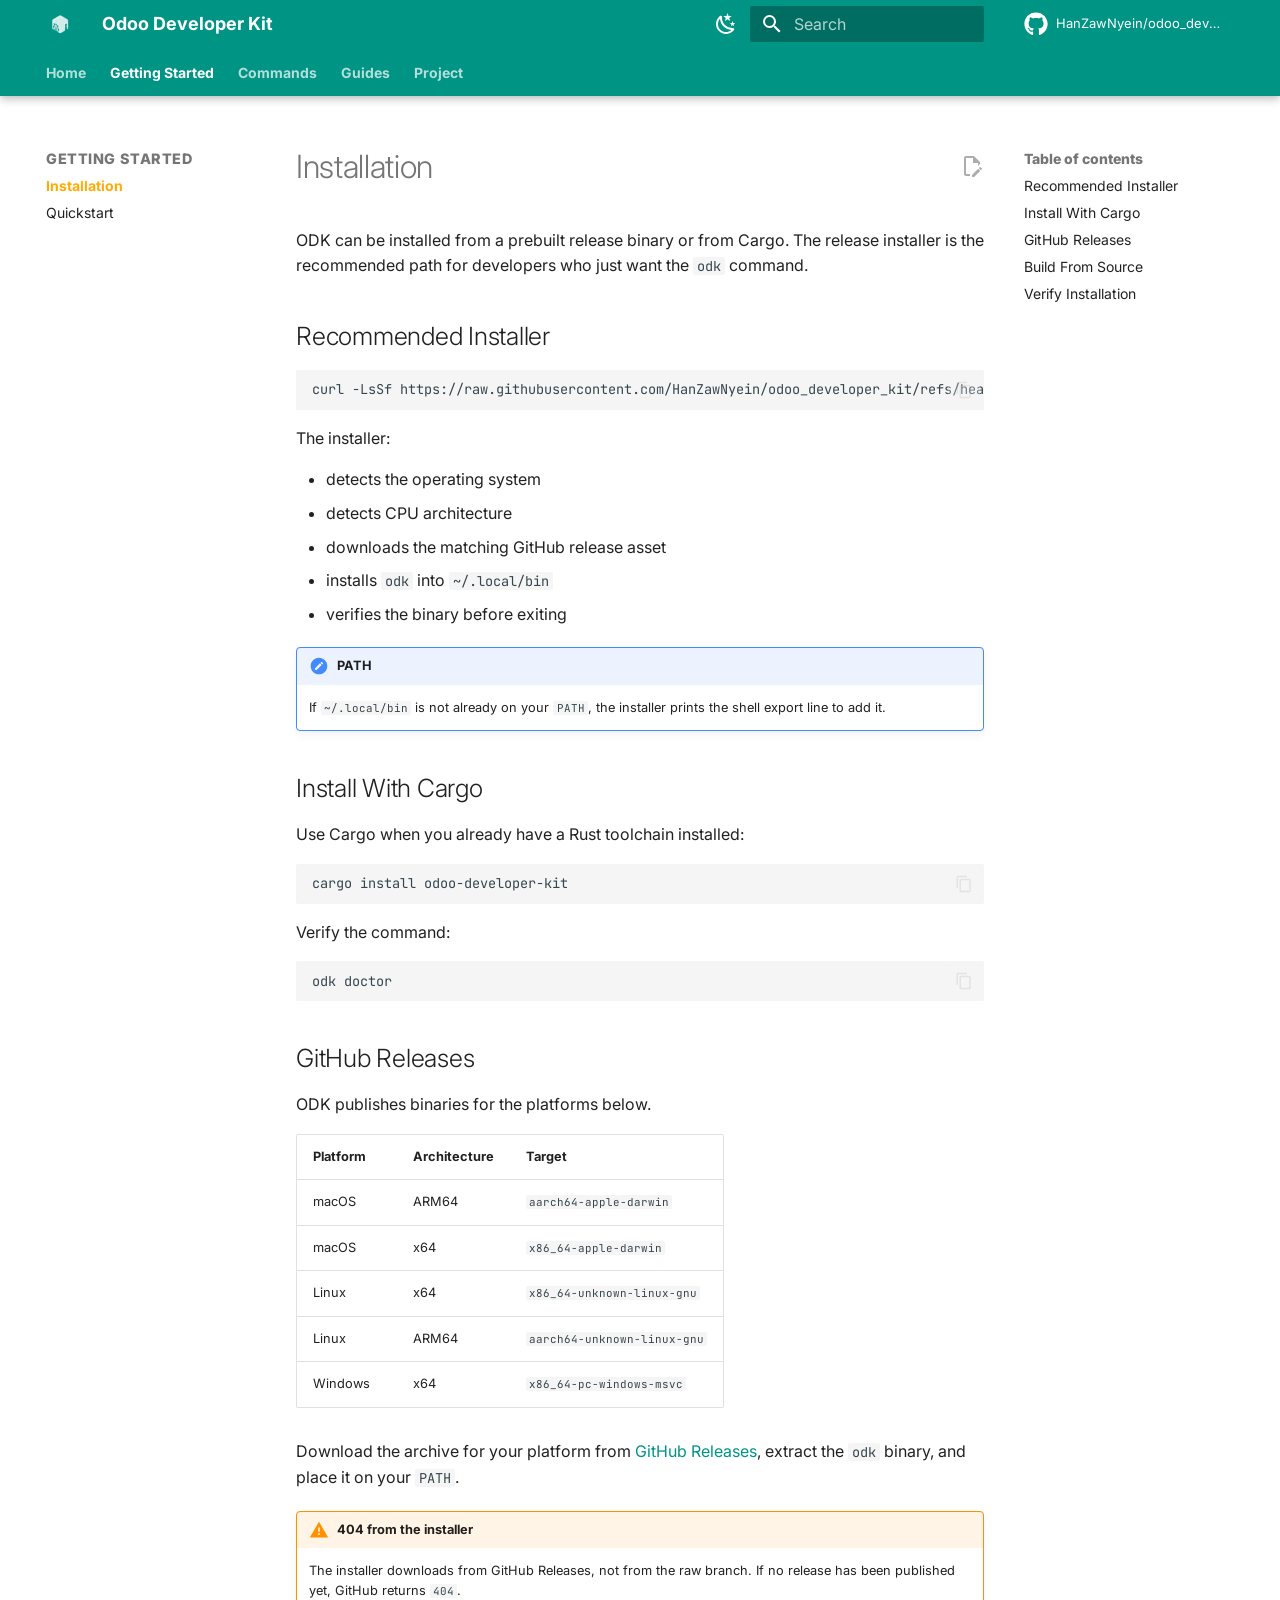
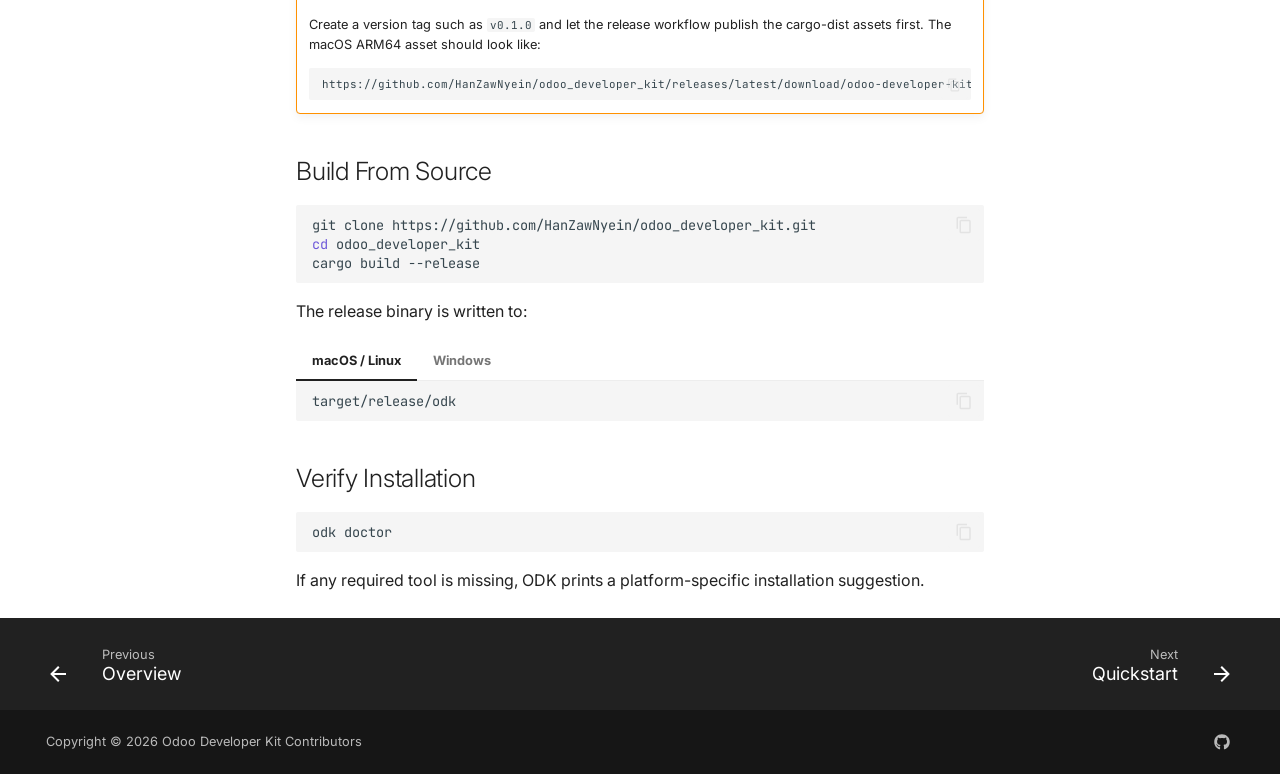
<file: installation/index.html>
<!doctype html>
<html lang="en" class="no-js">
  <head>
    
      <meta charset="utf-8">
      <meta name="viewport" content="width=device-width,initial-scale=1">
      
        <meta name="description" content="A Flutter-like developer toolkit for professional Odoo development environments.">
      
      
      
        <link rel="canonical" href="https://hanzawnyein.github.io/odoo_developer_kit/installation/">
      
      
        <link rel="prev" href="..">
      
      
        <link rel="next" href="../quickstart/">
      
      
        
      
      
      <link rel="icon" href="../assets/images/logo.png">
      <meta name="generator" content="mkdocs-1.6.1, mkdocs-material-9.7.6">
    
    
      
        <title>Installation - Odoo Developer Kit</title>
      
    
    
      <link rel="stylesheet" href="../assets/stylesheets/main.484c7ddc.min.css">
      
        
        <link rel="stylesheet" href="../assets/stylesheets/palette.ab4e12ef.min.css">
      
      


    
    
      
    
    
      
        
        
        <link rel="preconnect" href="https://fonts.gstatic.com" crossorigin>
        <link rel="stylesheet" href="https://fonts.googleapis.com/css?family=Inter:300,300i,400,400i,700,700i%7CJetBrains+Mono:400,400i,700,700i&display=fallback">
        <style>:root{--md-text-font:"Inter";--md-code-font:"JetBrains Mono"}</style>
      
    
    
      <link rel="stylesheet" href="../assets/stylesheets/extra.css">
    
    <script>__md_scope=new URL("..",location),__md_hash=e=>[...e].reduce(((e,_)=>(e<<5)-e+_.charCodeAt(0)),0),__md_get=(e,_=localStorage,t=__md_scope)=>JSON.parse(_.getItem(t.pathname+"."+e)),__md_set=(e,_,t=localStorage,a=__md_scope)=>{try{t.setItem(a.pathname+"."+e,JSON.stringify(_))}catch(e){}}</script>
    
      

    
    
  </head>
  
  
    
    
      
    
    
    
    
    <body dir="ltr" data-md-color-scheme="default" data-md-color-primary="teal" data-md-color-accent="amber">
  
    
    <input class="md-toggle" data-md-toggle="drawer" type="checkbox" id="__drawer" autocomplete="off">
    <input class="md-toggle" data-md-toggle="search" type="checkbox" id="__search" autocomplete="off">
    <label class="md-overlay" for="__drawer"></label>
    <div data-md-component="skip">
      
        
        <a href="#installation" class="md-skip">
          Skip to content
        </a>
      
    </div>
    <div data-md-component="announce">
      
    </div>
    
    
      

  

<header class="md-header md-header--shadow md-header--lifted" data-md-component="header">
  <nav class="md-header__inner md-grid" aria-label="Header">
    <a href=".." title="Odoo Developer Kit" class="md-header__button md-logo" aria-label="Odoo Developer Kit" data-md-component="logo">
      
  <img src="../assets/images/logo.png" alt="logo">

    </a>
    <label class="md-header__button md-icon" for="__drawer">
      
      <svg xmlns="http://www.w3.org/2000/svg" viewBox="0 0 24 24"><path d="M3 6h18v2H3zm0 5h18v2H3zm0 5h18v2H3z"/></svg>
    </label>
    <div class="md-header__title" data-md-component="header-title">
      <div class="md-header__ellipsis">
        <div class="md-header__topic">
          <span class="md-ellipsis">
            Odoo Developer Kit
          </span>
        </div>
        <div class="md-header__topic" data-md-component="header-topic">
          <span class="md-ellipsis">
            
              Installation
            
          </span>
        </div>
      </div>
    </div>
    
      
        <form class="md-header__option" data-md-component="palette">
  
    
    
    
    <input class="md-option" data-md-color-media="(prefers-color-scheme: light)" data-md-color-scheme="default" data-md-color-primary="teal" data-md-color-accent="amber"  aria-label="Switch to dark mode"  type="radio" name="__palette" id="__palette_0">
    
      <label class="md-header__button md-icon" title="Switch to dark mode" for="__palette_1" hidden>
        <svg xmlns="http://www.w3.org/2000/svg" viewBox="0 0 24 24"><path d="m17.75 4.09-2.53 1.94.91 3.06-2.63-1.81-2.63 1.81.91-3.06-2.53-1.94L12.44 4l1.06-3 1.06 3zm3.5 6.91-1.64 1.25.59 1.98-1.7-1.17-1.7 1.17.59-1.98L15.75 11l2.06-.05L18.5 9l.69 1.95zm-2.28 4.95c.83-.08 1.72 1.1 1.19 1.85-.32.45-.66.87-1.08 1.27C15.17 23 8.84 23 4.94 19.07c-3.91-3.9-3.91-10.24 0-14.14.4-.4.82-.76 1.27-1.08.75-.53 1.93.36 1.85 1.19-.27 2.86.69 5.83 2.89 8.02a9.96 9.96 0 0 0 8.02 2.89m-1.64 2.02a12.08 12.08 0 0 1-7.8-3.47c-2.17-2.19-3.33-5-3.49-7.82-2.81 3.14-2.7 7.96.31 10.98 3.02 3.01 7.84 3.12 10.98.31"/></svg>
      </label>
    
  
    
    
    
    <input class="md-option" data-md-color-media="(prefers-color-scheme: dark)" data-md-color-scheme="slate" data-md-color-primary="teal" data-md-color-accent="amber"  aria-label="Switch to light mode"  type="radio" name="__palette" id="__palette_1">
    
      <label class="md-header__button md-icon" title="Switch to light mode" for="__palette_0" hidden>
        <svg xmlns="http://www.w3.org/2000/svg" viewBox="0 0 24 24"><path d="M12 7a5 5 0 0 1 5 5 5 5 0 0 1-5 5 5 5 0 0 1-5-5 5 5 0 0 1 5-5m0 2a3 3 0 0 0-3 3 3 3 0 0 0 3 3 3 3 0 0 0 3-3 3 3 0 0 0-3-3m0-7 2.39 3.42C13.65 5.15 12.84 5 12 5s-1.65.15-2.39.42zM3.34 7l4.16-.35A7.2 7.2 0 0 0 5.94 8.5c-.44.74-.69 1.5-.83 2.29zm.02 10 1.76-3.77a7.131 7.131 0 0 0 2.38 4.14zM20.65 7l-1.77 3.79a7.02 7.02 0 0 0-2.38-4.15zm-.01 10-4.14.36c.59-.51 1.12-1.14 1.54-1.86.42-.73.69-1.5.83-2.29zM12 22l-2.41-3.44c.74.27 1.55.44 2.41.44.82 0 1.63-.17 2.37-.44z"/></svg>
      </label>
    
  
</form>
      
    
    
      <script>var palette=__md_get("__palette");if(palette&&palette.color){if("(prefers-color-scheme)"===palette.color.media){var media=matchMedia("(prefers-color-scheme: light)"),input=document.querySelector(media.matches?"[data-md-color-media='(prefers-color-scheme: light)']":"[data-md-color-media='(prefers-color-scheme: dark)']");palette.color.media=input.getAttribute("data-md-color-media"),palette.color.scheme=input.getAttribute("data-md-color-scheme"),palette.color.primary=input.getAttribute("data-md-color-primary"),palette.color.accent=input.getAttribute("data-md-color-accent")}for(var[key,value]of Object.entries(palette.color))document.body.setAttribute("data-md-color-"+key,value)}</script>
    
    
    
      
      
        <label class="md-header__button md-icon" for="__search">
          
          <svg xmlns="http://www.w3.org/2000/svg" viewBox="0 0 24 24"><path d="M9.5 3A6.5 6.5 0 0 1 16 9.5c0 1.61-.59 3.09-1.56 4.23l.27.27h.79l5 5-1.5 1.5-5-5v-.79l-.27-.27A6.52 6.52 0 0 1 9.5 16 6.5 6.5 0 0 1 3 9.5 6.5 6.5 0 0 1 9.5 3m0 2C7 5 5 7 5 9.5S7 14 9.5 14 14 12 14 9.5 12 5 9.5 5"/></svg>
        </label>
        <div class="md-search" data-md-component="search" role="dialog">
  <label class="md-search__overlay" for="__search"></label>
  <div class="md-search__inner" role="search">
    <form class="md-search__form" name="search">
      <input type="text" class="md-search__input" name="query" aria-label="Search" placeholder="Search" autocapitalize="off" autocorrect="off" autocomplete="off" spellcheck="false" data-md-component="search-query" required>
      <label class="md-search__icon md-icon" for="__search">
        
        <svg xmlns="http://www.w3.org/2000/svg" viewBox="0 0 24 24"><path d="M9.5 3A6.5 6.5 0 0 1 16 9.5c0 1.61-.59 3.09-1.56 4.23l.27.27h.79l5 5-1.5 1.5-5-5v-.79l-.27-.27A6.52 6.52 0 0 1 9.5 16 6.5 6.5 0 0 1 3 9.5 6.5 6.5 0 0 1 9.5 3m0 2C7 5 5 7 5 9.5S7 14 9.5 14 14 12 14 9.5 12 5 9.5 5"/></svg>
        
        <svg xmlns="http://www.w3.org/2000/svg" viewBox="0 0 24 24"><path d="M20 11v2H8l5.5 5.5-1.42 1.42L4.16 12l7.92-7.92L13.5 5.5 8 11z"/></svg>
      </label>
      <nav class="md-search__options" aria-label="Search">
        
          <a href="javascript:void(0)" class="md-search__icon md-icon" title="Share" aria-label="Share" data-clipboard data-clipboard-text="" data-md-component="search-share" tabindex="-1">
            
            <svg xmlns="http://www.w3.org/2000/svg" viewBox="0 0 24 24"><path d="M18 16.08c-.76 0-1.44.3-1.96.77L8.91 12.7c.05-.23.09-.46.09-.7s-.04-.47-.09-.7l7.05-4.11c.54.5 1.25.81 2.04.81a3 3 0 0 0 3-3 3 3 0 0 0-3-3 3 3 0 0 0-3 3c0 .24.04.47.09.7L8.04 9.81C7.5 9.31 6.79 9 6 9a3 3 0 0 0-3 3 3 3 0 0 0 3 3c.79 0 1.5-.31 2.04-.81l7.12 4.15c-.05.21-.08.43-.08.66 0 1.61 1.31 2.91 2.92 2.91s2.92-1.3 2.92-2.91A2.92 2.92 0 0 0 18 16.08"/></svg>
          </a>
        
        <button type="reset" class="md-search__icon md-icon" title="Clear" aria-label="Clear" tabindex="-1">
          
          <svg xmlns="http://www.w3.org/2000/svg" viewBox="0 0 24 24"><path d="M19 6.41 17.59 5 12 10.59 6.41 5 5 6.41 10.59 12 5 17.59 6.41 19 12 13.41 17.59 19 19 17.59 13.41 12z"/></svg>
        </button>
      </nav>
      
        <div class="md-search__suggest" data-md-component="search-suggest"></div>
      
    </form>
    <div class="md-search__output">
      <div class="md-search__scrollwrap" tabindex="0" data-md-scrollfix>
        <div class="md-search-result" data-md-component="search-result">
          <div class="md-search-result__meta">
            Initializing search
          </div>
          <ol class="md-search-result__list" role="presentation"></ol>
        </div>
      </div>
    </div>
  </div>
</div>
      
    
    
      <div class="md-header__source">
        <a href="https://github.com/HanZawNyein/odoo_developer_kit" title="Go to repository" class="md-source" data-md-component="source">
  <div class="md-source__icon md-icon">
    
    <svg xmlns="http://www.w3.org/2000/svg" viewBox="0 0 512 512"><!--! Font Awesome Free 7.1.0 by @fontawesome - https://fontawesome.com License - https://fontawesome.com/license/free (Icons: CC BY 4.0, Fonts: SIL OFL 1.1, Code: MIT License) Copyright 2025 Fonticons, Inc.--><path d="M173.9 397.4c0 2-2.3 3.6-5.2 3.6-3.3.3-5.6-1.3-5.6-3.6 0-2 2.3-3.6 5.2-3.6 3-.3 5.6 1.3 5.6 3.6m-31.1-4.5c-.7 2 1.3 4.3 4.3 4.9 2.6 1 5.6 0 6.2-2s-1.3-4.3-4.3-5.2c-2.6-.7-5.5.3-6.2 2.3m44.2-1.7c-2.9.7-4.9 2.6-4.6 4.9.3 2 2.9 3.3 5.9 2.6 2.9-.7 4.9-2.6 4.6-4.6-.3-1.9-3-3.2-5.9-2.9M252.8 8C114.1 8 8 113.3 8 252c0 110.9 69.8 205.8 169.5 239.2 12.8 2.3 17.3-5.6 17.3-12.1 0-6.2-.3-40.4-.3-61.4 0 0-70 15-84.7-29.8 0 0-11.4-29.1-27.8-36.6 0 0-22.9-15.7 1.6-15.4 0 0 24.9 2 38.6 25.8 21.9 38.6 58.6 27.5 72.9 20.9 2.3-16 8.8-27.1 16-33.7-55.9-6.2-112.3-14.3-112.3-110.5 0-27.5 7.6-41.3 23.6-58.9-2.6-6.5-11.1-33.3 2.6-67.9 20.9-6.5 69 27 69 27 20-5.6 41.5-8.5 62.8-8.5s42.8 2.9 62.8 8.5c0 0 48.1-33.6 69-27 13.7 34.7 5.2 61.4 2.6 67.9 16 17.7 25.8 31.5 25.8 58.9 0 96.5-58.9 104.2-114.8 110.5 9.2 7.9 17 22.9 17 46.4 0 33.7-.3 75.4-.3 83.6 0 6.5 4.6 14.4 17.3 12.1C436.2 457.8 504 362.9 504 252 504 113.3 391.5 8 252.8 8M105.2 352.9c-1.3 1-1 3.3.7 5.2 1.6 1.6 3.9 2.3 5.2 1 1.3-1 1-3.3-.7-5.2-1.6-1.6-3.9-2.3-5.2-1m-10.8-8.1c-.7 1.3.3 2.9 2.3 3.9 1.6 1 3.6.7 4.3-.7.7-1.3-.3-2.9-2.3-3.9-2-.6-3.6-.3-4.3.7m32.4 35.6c-1.6 1.3-1 4.3 1.3 6.2 2.3 2.3 5.2 2.6 6.5 1 1.3-1.3.7-4.3-1.3-6.2-2.2-2.3-5.2-2.6-6.5-1m-11.4-14.7c-1.6 1-1.6 3.6 0 5.9s4.3 3.3 5.6 2.3c1.6-1.3 1.6-3.9 0-6.2-1.4-2.3-4-3.3-5.6-2"/></svg>
  </div>
  <div class="md-source__repository">
    HanZawNyein/odoo_developer_kit
  </div>
</a>
      </div>
    
  </nav>
  
    
      
<nav class="md-tabs" aria-label="Tabs" data-md-component="tabs">
  <div class="md-grid">
    <ul class="md-tabs__list">
      
        
  
  
  
  
    
    
      <li class="md-tabs__item">
        <a href=".." class="md-tabs__link">
          
  
  
    
  
  Home

        </a>
      </li>
    
  

      
        
  
  
  
    
  
  
    
    
      <li class="md-tabs__item md-tabs__item--active">
        <a href="./" class="md-tabs__link">
          
  
  
    
  
  Getting Started

        </a>
      </li>
    
  

      
        
  
  
  
  
    
    
      <li class="md-tabs__item">
        <a href="../doctor/" class="md-tabs__link">
          
  
  
    
  
  Commands

        </a>
      </li>
    
  

      
        
  
  
  
  
    
    
      <li class="md-tabs__item">
        <a href="../project-structure/" class="md-tabs__link">
          
  
  
    
  
  Guides

        </a>
      </li>
    
  

      
        
  
  
  
  
    
    
      <li class="md-tabs__item">
        <a href="../development/" class="md-tabs__link">
          
  
  
    
  
  Project

        </a>
      </li>
    
  

      
    </ul>
  </div>
</nav>
    
  
</header>
    
    <div class="md-container" data-md-component="container">
      
      
        
      
      <main class="md-main" data-md-component="main">
        <div class="md-main__inner md-grid">
          
            
              
              <div class="md-sidebar md-sidebar--primary" data-md-component="sidebar" data-md-type="navigation" >
                <div class="md-sidebar__scrollwrap">
                  <div class="md-sidebar__inner">
                    


  


<nav class="md-nav md-nav--primary md-nav--lifted" aria-label="Navigation" data-md-level="0">
  <label class="md-nav__title" for="__drawer">
    <a href=".." title="Odoo Developer Kit" class="md-nav__button md-logo" aria-label="Odoo Developer Kit" data-md-component="logo">
      
  <img src="../assets/images/logo.png" alt="logo">

    </a>
    Odoo Developer Kit
  </label>
  
    <div class="md-nav__source">
      <a href="https://github.com/HanZawNyein/odoo_developer_kit" title="Go to repository" class="md-source" data-md-component="source">
  <div class="md-source__icon md-icon">
    
    <svg xmlns="http://www.w3.org/2000/svg" viewBox="0 0 512 512"><!--! Font Awesome Free 7.1.0 by @fontawesome - https://fontawesome.com License - https://fontawesome.com/license/free (Icons: CC BY 4.0, Fonts: SIL OFL 1.1, Code: MIT License) Copyright 2025 Fonticons, Inc.--><path d="M173.9 397.4c0 2-2.3 3.6-5.2 3.6-3.3.3-5.6-1.3-5.6-3.6 0-2 2.3-3.6 5.2-3.6 3-.3 5.6 1.3 5.6 3.6m-31.1-4.5c-.7 2 1.3 4.3 4.3 4.9 2.6 1 5.6 0 6.2-2s-1.3-4.3-4.3-5.2c-2.6-.7-5.5.3-6.2 2.3m44.2-1.7c-2.9.7-4.9 2.6-4.6 4.9.3 2 2.9 3.3 5.9 2.6 2.9-.7 4.9-2.6 4.6-4.6-.3-1.9-3-3.2-5.9-2.9M252.8 8C114.1 8 8 113.3 8 252c0 110.9 69.8 205.8 169.5 239.2 12.8 2.3 17.3-5.6 17.3-12.1 0-6.2-.3-40.4-.3-61.4 0 0-70 15-84.7-29.8 0 0-11.4-29.1-27.8-36.6 0 0-22.9-15.7 1.6-15.4 0 0 24.9 2 38.6 25.8 21.9 38.6 58.6 27.5 72.9 20.9 2.3-16 8.8-27.1 16-33.7-55.9-6.2-112.3-14.3-112.3-110.5 0-27.5 7.6-41.3 23.6-58.9-2.6-6.5-11.1-33.3 2.6-67.9 20.9-6.5 69 27 69 27 20-5.6 41.5-8.5 62.8-8.5s42.8 2.9 62.8 8.5c0 0 48.1-33.6 69-27 13.7 34.7 5.2 61.4 2.6 67.9 16 17.7 25.8 31.5 25.8 58.9 0 96.5-58.9 104.2-114.8 110.5 9.2 7.9 17 22.9 17 46.4 0 33.7-.3 75.4-.3 83.6 0 6.5 4.6 14.4 17.3 12.1C436.2 457.8 504 362.9 504 252 504 113.3 391.5 8 252.8 8M105.2 352.9c-1.3 1-1 3.3.7 5.2 1.6 1.6 3.9 2.3 5.2 1 1.3-1 1-3.3-.7-5.2-1.6-1.6-3.9-2.3-5.2-1m-10.8-8.1c-.7 1.3.3 2.9 2.3 3.9 1.6 1 3.6.7 4.3-.7.7-1.3-.3-2.9-2.3-3.9-2-.6-3.6-.3-4.3.7m32.4 35.6c-1.6 1.3-1 4.3 1.3 6.2 2.3 2.3 5.2 2.6 6.5 1 1.3-1.3.7-4.3-1.3-6.2-2.2-2.3-5.2-2.6-6.5-1m-11.4-14.7c-1.6 1-1.6 3.6 0 5.9s4.3 3.3 5.6 2.3c1.6-1.3 1.6-3.9 0-6.2-1.4-2.3-4-3.3-5.6-2"/></svg>
  </div>
  <div class="md-source__repository">
    HanZawNyein/odoo_developer_kit
  </div>
</a>
    </div>
  
  <ul class="md-nav__list" data-md-scrollfix>
    
      
      
  
  
  
  
    
    
      
        
          
        
      
    
    
    
      
      
        
      
    
    
    <li class="md-nav__item md-nav__item--nested">
      
        
        
        <input class="md-nav__toggle md-toggle " type="checkbox" id="__nav_1" >
        
          
          <div class="md-nav__link md-nav__container">
            <a href=".." class="md-nav__link ">
              
  
  
  <span class="md-ellipsis">
    
  
    Home
  

    
  </span>
  
  

            </a>
            
          </div>
        
        <nav class="md-nav" data-md-level="1" aria-labelledby="__nav_1_label" aria-expanded="false">
          <label class="md-nav__title" for="__nav_1">
            <span class="md-nav__icon md-icon"></span>
            
  
    Home
  

          </label>
          <ul class="md-nav__list" data-md-scrollfix>
            
              
            
          </ul>
        </nav>
      
    </li>
  

    
      
      
  
  
    
  
  
  
    
    
      
        
      
        
      
    
    
    
      
        
        
      
      
        
      
    
    
    <li class="md-nav__item md-nav__item--active md-nav__item--section md-nav__item--nested">
      
        
        
        <input class="md-nav__toggle md-toggle " type="checkbox" id="__nav_2" checked>
        
          
          <label class="md-nav__link" for="__nav_2" id="__nav_2_label" tabindex="">
            
  
  
  <span class="md-ellipsis">
    
  
    Getting Started
  

    
  </span>
  
  

            <span class="md-nav__icon md-icon"></span>
          </label>
        
        <nav class="md-nav" data-md-level="1" aria-labelledby="__nav_2_label" aria-expanded="true">
          <label class="md-nav__title" for="__nav_2">
            <span class="md-nav__icon md-icon"></span>
            
  
    Getting Started
  

          </label>
          <ul class="md-nav__list" data-md-scrollfix>
            
              
                
  
  
    
  
  
  
    <li class="md-nav__item md-nav__item--active">
      
      <input class="md-nav__toggle md-toggle" type="checkbox" id="__toc">
      
      
        
      
      
        <label class="md-nav__link md-nav__link--active" for="__toc">
          
  
  
  <span class="md-ellipsis">
    
  
    Installation
  

    
  </span>
  
  

          <span class="md-nav__icon md-icon"></span>
        </label>
      
      <a href="./" class="md-nav__link md-nav__link--active">
        
  
  
  <span class="md-ellipsis">
    
  
    Installation
  

    
  </span>
  
  

      </a>
      
        

<nav class="md-nav md-nav--secondary" aria-label="Table of contents">
  
  
  
    
  
  
    <label class="md-nav__title" for="__toc">
      <span class="md-nav__icon md-icon"></span>
      Table of contents
    </label>
    <ul class="md-nav__list" data-md-component="toc" data-md-scrollfix>
      
        <li class="md-nav__item">
  <a href="#recommended-installer" class="md-nav__link">
    <span class="md-ellipsis">
      
        Recommended Installer
      
    </span>
  </a>
  
</li>
      
        <li class="md-nav__item">
  <a href="#install-with-cargo" class="md-nav__link">
    <span class="md-ellipsis">
      
        Install With Cargo
      
    </span>
  </a>
  
</li>
      
        <li class="md-nav__item">
  <a href="#github-releases" class="md-nav__link">
    <span class="md-ellipsis">
      
        GitHub Releases
      
    </span>
  </a>
  
</li>
      
        <li class="md-nav__item">
  <a href="#build-from-source" class="md-nav__link">
    <span class="md-ellipsis">
      
        Build From Source
      
    </span>
  </a>
  
</li>
      
        <li class="md-nav__item">
  <a href="#verify-installation" class="md-nav__link">
    <span class="md-ellipsis">
      
        Verify Installation
      
    </span>
  </a>
  
</li>
      
    </ul>
  
</nav>
      
    </li>
  

              
            
              
                
  
  
  
  
    <li class="md-nav__item">
      <a href="../quickstart/" class="md-nav__link">
        
  
  
  <span class="md-ellipsis">
    
  
    Quickstart
  

    
  </span>
  
  

      </a>
    </li>
  

              
            
          </ul>
        </nav>
      
    </li>
  

    
      
      
  
  
  
  
    
    
      
        
      
        
      
        
      
    
    
    
      
      
        
      
    
    
    <li class="md-nav__item md-nav__item--nested">
      
        
        
        <input class="md-nav__toggle md-toggle " type="checkbox" id="__nav_3" >
        
          
          <label class="md-nav__link" for="__nav_3" id="__nav_3_label" tabindex="0">
            
  
  
  <span class="md-ellipsis">
    
  
    Commands
  

    
  </span>
  
  

            <span class="md-nav__icon md-icon"></span>
          </label>
        
        <nav class="md-nav" data-md-level="1" aria-labelledby="__nav_3_label" aria-expanded="false">
          <label class="md-nav__title" for="__nav_3">
            <span class="md-nav__icon md-icon"></span>
            
  
    Commands
  

          </label>
          <ul class="md-nav__list" data-md-scrollfix>
            
              
                
  
  
  
  
    <li class="md-nav__item">
      <a href="../doctor/" class="md-nav__link">
        
  
  
  <span class="md-ellipsis">
    
  
    Doctor
  

    
  </span>
  
  

      </a>
    </li>
  

              
            
              
                
  
  
  
  
    <li class="md-nav__item">
      <a href="../create/" class="md-nav__link">
        
  
  
  <span class="md-ellipsis">
    
  
    Create
  

    
  </span>
  
  

      </a>
    </li>
  

              
            
              
                
  
  
  
  
    <li class="md-nav__item">
      <a href="../upgrade/" class="md-nav__link">
        
  
  
  <span class="md-ellipsis">
    
  
    Upgrade
  

    
  </span>
  
  

      </a>
    </li>
  

              
            
          </ul>
        </nav>
      
    </li>
  

    
      
      
  
  
  
  
    
    
      
        
      
        
      
        
      
        
      
    
    
    
      
      
        
      
    
    
    <li class="md-nav__item md-nav__item--nested">
      
        
        
        <input class="md-nav__toggle md-toggle " type="checkbox" id="__nav_4" >
        
          
          <label class="md-nav__link" for="__nav_4" id="__nav_4_label" tabindex="0">
            
  
  
  <span class="md-ellipsis">
    
  
    Guides
  

    
  </span>
  
  

            <span class="md-nav__icon md-icon"></span>
          </label>
        
        <nav class="md-nav" data-md-level="1" aria-labelledby="__nav_4_label" aria-expanded="false">
          <label class="md-nav__title" for="__nav_4">
            <span class="md-nav__icon md-icon"></span>
            
  
    Guides
  

          </label>
          <ul class="md-nav__list" data-md-scrollfix>
            
              
                
  
  
  
  
    <li class="md-nav__item">
      <a href="../project-structure/" class="md-nav__link">
        
  
  
  <span class="md-ellipsis">
    
  
    Generated Project Structure
  

    
  </span>
  
  

      </a>
    </li>
  

              
            
              
                
  
  
  
  
    <li class="md-nav__item">
      <a href="../docker/" class="md-nav__link">
        
  
  
  <span class="md-ellipsis">
    
  
    Docker Development
  

    
  </span>
  
  

      </a>
    </li>
  

              
            
              
                
  
  
  
  
    <li class="md-nav__item">
      <a href="../editors/" class="md-nav__link">
        
  
  
  <span class="md-ellipsis">
    
  
    Editor Support
  

    
  </span>
  
  

      </a>
    </li>
  

              
            
              
                
  
  
  
  
    <li class="md-nav__item">
      <a href="../troubleshooting/" class="md-nav__link">
        
  
  
  <span class="md-ellipsis">
    
  
    Troubleshooting
  

    
  </span>
  
  

      </a>
    </li>
  

              
            
          </ul>
        </nav>
      
    </li>
  

    
      
      
  
  
  
  
    
    
      
        
      
        
      
        
      
    
    
    
      
      
        
      
    
    
    <li class="md-nav__item md-nav__item--nested">
      
        
        
        <input class="md-nav__toggle md-toggle " type="checkbox" id="__nav_5" >
        
          
          <label class="md-nav__link" for="__nav_5" id="__nav_5_label" tabindex="0">
            
  
  
  <span class="md-ellipsis">
    
  
    Project
  

    
  </span>
  
  

            <span class="md-nav__icon md-icon"></span>
          </label>
        
        <nav class="md-nav" data-md-level="1" aria-labelledby="__nav_5_label" aria-expanded="false">
          <label class="md-nav__title" for="__nav_5">
            <span class="md-nav__icon md-icon"></span>
            
  
    Project
  

          </label>
          <ul class="md-nav__list" data-md-scrollfix>
            
              
                
  
  
  
  
    <li class="md-nav__item">
      <a href="../development/" class="md-nav__link">
        
  
  
  <span class="md-ellipsis">
    
  
    Development
  

    
  </span>
  
  

      </a>
    </li>
  

              
            
              
                
  
  
  
  
    <li class="md-nav__item">
      <a href="../release/" class="md-nav__link">
        
  
  
  <span class="md-ellipsis">
    
  
    Release
  

    
  </span>
  
  

      </a>
    </li>
  

              
            
              
                
  
  
  
  
    <li class="md-nav__item">
      <a href="../publishing/" class="md-nav__link">
        
  
  
  <span class="md-ellipsis">
    
  
    Publishing Documentation
  

    
  </span>
  
  

      </a>
    </li>
  

              
            
          </ul>
        </nav>
      
    </li>
  

    
  </ul>
</nav>
                  </div>
                </div>
              </div>
            
            
              
              <div class="md-sidebar md-sidebar--secondary" data-md-component="sidebar" data-md-type="toc" >
                <div class="md-sidebar__scrollwrap">
                  <div class="md-sidebar__inner">
                    

<nav class="md-nav md-nav--secondary" aria-label="Table of contents">
  
  
  
    
  
  
    <label class="md-nav__title" for="__toc">
      <span class="md-nav__icon md-icon"></span>
      Table of contents
    </label>
    <ul class="md-nav__list" data-md-component="toc" data-md-scrollfix>
      
        <li class="md-nav__item">
  <a href="#recommended-installer" class="md-nav__link">
    <span class="md-ellipsis">
      
        Recommended Installer
      
    </span>
  </a>
  
</li>
      
        <li class="md-nav__item">
  <a href="#install-with-cargo" class="md-nav__link">
    <span class="md-ellipsis">
      
        Install With Cargo
      
    </span>
  </a>
  
</li>
      
        <li class="md-nav__item">
  <a href="#github-releases" class="md-nav__link">
    <span class="md-ellipsis">
      
        GitHub Releases
      
    </span>
  </a>
  
</li>
      
        <li class="md-nav__item">
  <a href="#build-from-source" class="md-nav__link">
    <span class="md-ellipsis">
      
        Build From Source
      
    </span>
  </a>
  
</li>
      
        <li class="md-nav__item">
  <a href="#verify-installation" class="md-nav__link">
    <span class="md-ellipsis">
      
        Verify Installation
      
    </span>
  </a>
  
</li>
      
    </ul>
  
</nav>
                  </div>
                </div>
              </div>
            
          
          
            <div class="md-content" data-md-component="content">
              
                




              
              <article class="md-content__inner md-typeset">
                
                  


  
    <a href="https://github.com/HanZawNyein/odoo_developer_kit/edit/main/docs/installation.md" title="Edit this page" class="md-content__button md-icon" rel="edit">
      
      <svg xmlns="http://www.w3.org/2000/svg" viewBox="0 0 24 24"><path d="M10 20H6V4h7v5h5v3.1l2-2V8l-6-6H6c-1.1 0-2 .9-2 2v16c0 1.1.9 2 2 2h4zm10.2-7c.1 0 .3.1.4.2l1.3 1.3c.2.2.2.6 0 .8l-1 1-2.1-2.1 1-1c.1-.1.2-.2.4-.2m0 3.9L14.1 23H12v-2.1l6.1-6.1z"/></svg>
    </a>
  
  


<h1 id="installation">Installation<a class="headerlink" href="#installation" title="Permanent link">&para;</a></h1>
<p>ODK can be installed from a prebuilt release binary or from Cargo. The release installer is the recommended path for developers who just want the <code>odk</code> command.</p>
<h2 id="recommended-installer">Recommended Installer<a class="headerlink" href="#recommended-installer" title="Permanent link">&para;</a></h2>
<div class="language-bash highlight"><pre><span></span><code><span id="__span-0-1"><a id="__codelineno-0-1" name="__codelineno-0-1" href="#__codelineno-0-1"></a>curl<span class="w"> </span>-LsSf<span class="w"> </span>https://raw.githubusercontent.com/HanZawNyein/odoo_developer_kit/refs/heads/1.0/install.sh<span class="w"> </span><span class="p">|</span><span class="w"> </span>sh
</span></code></pre></div>
<p>The installer:</p>
<ul>
<li>detects the operating system</li>
<li>detects CPU architecture</li>
<li>downloads the matching GitHub release asset</li>
<li>installs <code>odk</code> into <code>~/.local/bin</code></li>
<li>verifies the binary before exiting</li>
</ul>
<div class="admonition note">
<p class="admonition-title">PATH</p>
<p>If <code>~/.local/bin</code> is not already on your <code>PATH</code>, the installer prints the shell export line to add it.</p>
</div>
<h2 id="install-with-cargo">Install With Cargo<a class="headerlink" href="#install-with-cargo" title="Permanent link">&para;</a></h2>
<p>Use Cargo when you already have a Rust toolchain installed:</p>
<div class="language-bash highlight"><pre><span></span><code><span id="__span-1-1"><a id="__codelineno-1-1" name="__codelineno-1-1" href="#__codelineno-1-1"></a>cargo<span class="w"> </span>install<span class="w"> </span>odoo-developer-kit
</span></code></pre></div>
<p>Verify the command:</p>
<div class="language-bash highlight"><pre><span></span><code><span id="__span-2-1"><a id="__codelineno-2-1" name="__codelineno-2-1" href="#__codelineno-2-1"></a>odk<span class="w"> </span>doctor
</span></code></pre></div>
<h2 id="github-releases">GitHub Releases<a class="headerlink" href="#github-releases" title="Permanent link">&para;</a></h2>
<p>ODK publishes binaries for the platforms below.</p>
<table>
<thead>
<tr>
<th>Platform</th>
<th>Architecture</th>
<th>Target</th>
</tr>
</thead>
<tbody>
<tr>
<td>macOS</td>
<td>ARM64</td>
<td><code>aarch64-apple-darwin</code></td>
</tr>
<tr>
<td>macOS</td>
<td>x64</td>
<td><code>x86_64-apple-darwin</code></td>
</tr>
<tr>
<td>Linux</td>
<td>x64</td>
<td><code>x86_64-unknown-linux-gnu</code></td>
</tr>
<tr>
<td>Linux</td>
<td>ARM64</td>
<td><code>aarch64-unknown-linux-gnu</code></td>
</tr>
<tr>
<td>Windows</td>
<td>x64</td>
<td><code>x86_64-pc-windows-msvc</code></td>
</tr>
</tbody>
</table>
<p>Download the archive for your platform from <a href="https://github.com/HanZawNyein/odoo_developer_kit/releases">GitHub Releases</a>, extract the <code>odk</code> binary, and place it on your <code>PATH</code>.</p>
<div class="admonition warning">
<p class="admonition-title">404 from the installer</p>
<p>The installer downloads from GitHub Releases, not from the raw branch. If no release has been published yet, GitHub returns <code>404</code>.</p>
<p>Create a version tag such as <code>v0.1.0</code> and let the release workflow publish the cargo-dist assets first. The macOS ARM64 asset should look like:</p>
<div class="language-text highlight"><pre><span></span><code><span id="__span-3-1"><a id="__codelineno-3-1" name="__codelineno-3-1" href="#__codelineno-3-1"></a>https://github.com/HanZawNyein/odoo_developer_kit/releases/latest/download/odoo-developer-kit-aarch64-apple-darwin.tar.xz
</span></code></pre></div>
</div>
<h2 id="build-from-source">Build From Source<a class="headerlink" href="#build-from-source" title="Permanent link">&para;</a></h2>
<div class="language-bash highlight"><pre><span></span><code><span id="__span-4-1"><a id="__codelineno-4-1" name="__codelineno-4-1" href="#__codelineno-4-1"></a>git<span class="w"> </span>clone<span class="w"> </span>https://github.com/HanZawNyein/odoo_developer_kit.git
</span><span id="__span-4-2"><a id="__codelineno-4-2" name="__codelineno-4-2" href="#__codelineno-4-2"></a><span class="nb">cd</span><span class="w"> </span>odoo_developer_kit
</span><span id="__span-4-3"><a id="__codelineno-4-3" name="__codelineno-4-3" href="#__codelineno-4-3"></a>cargo<span class="w"> </span>build<span class="w"> </span>--release
</span></code></pre></div>
<p>The release binary is written to:</p>
<div class="tabbed-set tabbed-alternate" data-tabs="1:2"><input checked="checked" id="__tabbed_1_1" name="__tabbed_1" type="radio" /><input id="__tabbed_1_2" name="__tabbed_1" type="radio" /><div class="tabbed-labels"><label for="__tabbed_1_1">macOS / Linux</label><label for="__tabbed_1_2">Windows</label></div>
<div class="tabbed-content">
<div class="tabbed-block">
<div class="language-bash highlight"><pre><span></span><code><span id="__span-5-1"><a id="__codelineno-5-1" name="__codelineno-5-1" href="#__codelineno-5-1"></a>target/release/odk
</span></code></pre></div>
</div>
<div class="tabbed-block">
<div class="language-powershell highlight"><pre><span></span><code><span id="__span-6-1"><a id="__codelineno-6-1" name="__codelineno-6-1" href="#__codelineno-6-1"></a><span class="n">target</span><span class="p">\</span><span class="n">release</span><span class="p">\</span><span class="n">odk</span><span class="p">.</span><span class="n">exe</span>
</span></code></pre></div>
</div>
</div>
</div>
<h2 id="verify-installation">Verify Installation<a class="headerlink" href="#verify-installation" title="Permanent link">&para;</a></h2>
<div class="language-bash highlight"><pre><span></span><code><span id="__span-7-1"><a id="__codelineno-7-1" name="__codelineno-7-1" href="#__codelineno-7-1"></a>odk<span class="w"> </span>doctor
</span></code></pre></div>
<p>If any required tool is missing, ODK prints a platform-specific installation suggestion.</p>












                
              </article>
            </div>
          
          
  <script>var tabs=__md_get("__tabs");if(Array.isArray(tabs))e:for(var set of document.querySelectorAll(".tabbed-set")){var labels=set.querySelector(".tabbed-labels");for(var tab of tabs)for(var label of labels.getElementsByTagName("label"))if(label.innerText.trim()===tab){var input=document.getElementById(label.htmlFor);input.checked=!0;continue e}}</script>

<script>var target=document.getElementById(location.hash.slice(1));target&&target.name&&(target.checked=target.name.startsWith("__tabbed_"))</script>
        </div>
        
          <button type="button" class="md-top md-icon" data-md-component="top" hidden>
  
  <svg xmlns="http://www.w3.org/2000/svg" viewBox="0 0 24 24"><path d="M13 20h-2V8l-5.5 5.5-1.42-1.42L12 4.16l7.92 7.92-1.42 1.42L13 8z"/></svg>
  Back to top
</button>
        
      </main>
      
        <footer class="md-footer">
  
    
      
      <nav class="md-footer__inner md-grid" aria-label="Footer" >
        
          
          <a href=".." class="md-footer__link md-footer__link--prev" aria-label="Previous: Overview">
            <div class="md-footer__button md-icon">
              
              <svg xmlns="http://www.w3.org/2000/svg" viewBox="0 0 24 24"><path d="M20 11v2H8l5.5 5.5-1.42 1.42L4.16 12l7.92-7.92L13.5 5.5 8 11z"/></svg>
            </div>
            <div class="md-footer__title">
              <span class="md-footer__direction">
                Previous
              </span>
              <div class="md-ellipsis">
                Overview
              </div>
            </div>
          </a>
        
        
          
          <a href="../quickstart/" class="md-footer__link md-footer__link--next" aria-label="Next: Quickstart">
            <div class="md-footer__title">
              <span class="md-footer__direction">
                Next
              </span>
              <div class="md-ellipsis">
                Quickstart
              </div>
            </div>
            <div class="md-footer__button md-icon">
              
              <svg xmlns="http://www.w3.org/2000/svg" viewBox="0 0 24 24"><path d="M4 11v2h12l-5.5 5.5 1.42 1.42L19.84 12l-7.92-7.92L10.5 5.5 16 11z"/></svg>
            </div>
          </a>
        
      </nav>
    
  
  <div class="md-footer-meta md-typeset">
    <div class="md-footer-meta__inner md-grid">
      <div class="md-copyright">
  
    <div class="md-copyright__highlight">
      Copyright &copy; 2026 Odoo Developer Kit Contributors
    </div>
  
  
</div>
      
        
<div class="md-social">
  
    
    
    
    
    <a href="https://github.com/HanZawNyein/odoo_developer_kit" target="_blank" rel="noopener" title="ODK on GitHub" class="md-social__link">
      <svg xmlns="http://www.w3.org/2000/svg" viewBox="0 0 512 512"><!--! Font Awesome Free 7.1.0 by @fontawesome - https://fontawesome.com License - https://fontawesome.com/license/free (Icons: CC BY 4.0, Fonts: SIL OFL 1.1, Code: MIT License) Copyright 2025 Fonticons, Inc.--><path d="M173.9 397.4c0 2-2.3 3.6-5.2 3.6-3.3.3-5.6-1.3-5.6-3.6 0-2 2.3-3.6 5.2-3.6 3-.3 5.6 1.3 5.6 3.6m-31.1-4.5c-.7 2 1.3 4.3 4.3 4.9 2.6 1 5.6 0 6.2-2s-1.3-4.3-4.3-5.2c-2.6-.7-5.5.3-6.2 2.3m44.2-1.7c-2.9.7-4.9 2.6-4.6 4.9.3 2 2.9 3.3 5.9 2.6 2.9-.7 4.9-2.6 4.6-4.6-.3-1.9-3-3.2-5.9-2.9M252.8 8C114.1 8 8 113.3 8 252c0 110.9 69.8 205.8 169.5 239.2 12.8 2.3 17.3-5.6 17.3-12.1 0-6.2-.3-40.4-.3-61.4 0 0-70 15-84.7-29.8 0 0-11.4-29.1-27.8-36.6 0 0-22.9-15.7 1.6-15.4 0 0 24.9 2 38.6 25.8 21.9 38.6 58.6 27.5 72.9 20.9 2.3-16 8.8-27.1 16-33.7-55.9-6.2-112.3-14.3-112.3-110.5 0-27.5 7.6-41.3 23.6-58.9-2.6-6.5-11.1-33.3 2.6-67.9 20.9-6.5 69 27 69 27 20-5.6 41.5-8.5 62.8-8.5s42.8 2.9 62.8 8.5c0 0 48.1-33.6 69-27 13.7 34.7 5.2 61.4 2.6 67.9 16 17.7 25.8 31.5 25.8 58.9 0 96.5-58.9 104.2-114.8 110.5 9.2 7.9 17 22.9 17 46.4 0 33.7-.3 75.4-.3 83.6 0 6.5 4.6 14.4 17.3 12.1C436.2 457.8 504 362.9 504 252 504 113.3 391.5 8 252.8 8M105.2 352.9c-1.3 1-1 3.3.7 5.2 1.6 1.6 3.9 2.3 5.2 1 1.3-1 1-3.3-.7-5.2-1.6-1.6-3.9-2.3-5.2-1m-10.8-8.1c-.7 1.3.3 2.9 2.3 3.9 1.6 1 3.6.7 4.3-.7.7-1.3-.3-2.9-2.3-3.9-2-.6-3.6-.3-4.3.7m32.4 35.6c-1.6 1.3-1 4.3 1.3 6.2 2.3 2.3 5.2 2.6 6.5 1 1.3-1.3.7-4.3-1.3-6.2-2.2-2.3-5.2-2.6-6.5-1m-11.4-14.7c-1.6 1-1.6 3.6 0 5.9s4.3 3.3 5.6 2.3c1.6-1.3 1.6-3.9 0-6.2-1.4-2.3-4-3.3-5.6-2"/></svg>
    </a>
  
</div>
      
    </div>
  </div>
</footer>
      
    </div>
    <div class="md-dialog" data-md-component="dialog">
      <div class="md-dialog__inner md-typeset"></div>
    </div>
    
      <div class="md-progress" data-md-component="progress" role="progressbar"></div>
    
    
    
      
      
      <script id="__config" type="application/json">{"annotate": null, "base": "..", "features": ["announce.dismiss", "content.action.edit", "content.code.annotate", "content.code.copy", "content.tabs.link", "navigation.footer", "navigation.indexes", "navigation.instant", "navigation.instant.progress", "navigation.path", "navigation.tabs.sticky", "navigation.tracking", "navigation.sections", "navigation.tabs", "navigation.top", "search.highlight", "search.share", "search.suggest", "toc.follow"], "search": "../assets/javascripts/workers/search.2c215733.min.js", "tags": null, "translations": {"clipboard.copied": "Copied to clipboard", "clipboard.copy": "Copy to clipboard", "search.result.more.one": "1 more on this page", "search.result.more.other": "# more on this page", "search.result.none": "No matching documents", "search.result.one": "1 matching document", "search.result.other": "# matching documents", "search.result.placeholder": "Type to start searching", "search.result.term.missing": "Missing", "select.version": "Select version"}, "version": null}</script>
    
    
      <script src="../assets/javascripts/bundle.79ae519e.min.js"></script>
      
    
  </body>
</html>
</file>
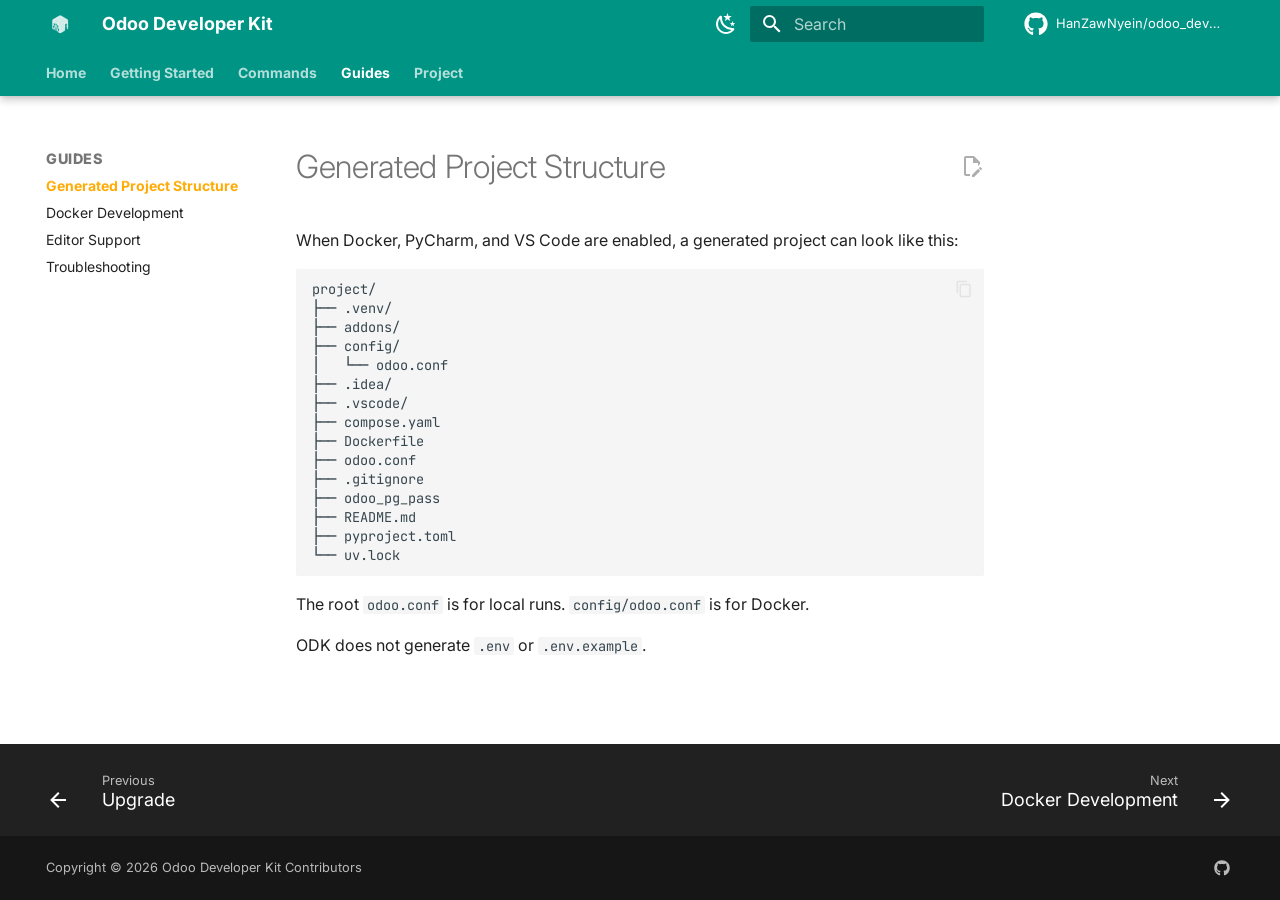
<file: project-structure/index.html>
<!doctype html>
<html lang="en" class="no-js">
  <head>
    
      <meta charset="utf-8">
      <meta name="viewport" content="width=device-width,initial-scale=1">
      
        <meta name="description" content="A Flutter-like developer toolkit for professional Odoo development environments.">
      
      
      
        <link rel="canonical" href="https://hanzawnyein.github.io/odoo_developer_kit/project-structure/">
      
      
        <link rel="prev" href="../upgrade/">
      
      
        <link rel="next" href="../docker/">
      
      
        
      
      
      <link rel="icon" href="../assets/images/logo.png">
      <meta name="generator" content="mkdocs-1.6.1, mkdocs-material-9.7.6">
    
    
      
        <title>Generated Project Structure - Odoo Developer Kit</title>
      
    
    
      <link rel="stylesheet" href="../assets/stylesheets/main.484c7ddc.min.css">
      
        
        <link rel="stylesheet" href="../assets/stylesheets/palette.ab4e12ef.min.css">
      
      


    
    
      
    
    
      
        
        
        <link rel="preconnect" href="https://fonts.gstatic.com" crossorigin>
        <link rel="stylesheet" href="https://fonts.googleapis.com/css?family=Inter:300,300i,400,400i,700,700i%7CJetBrains+Mono:400,400i,700,700i&display=fallback">
        <style>:root{--md-text-font:"Inter";--md-code-font:"JetBrains Mono"}</style>
      
    
    
      <link rel="stylesheet" href="../assets/stylesheets/extra.css">
    
    <script>__md_scope=new URL("..",location),__md_hash=e=>[...e].reduce(((e,_)=>(e<<5)-e+_.charCodeAt(0)),0),__md_get=(e,_=localStorage,t=__md_scope)=>JSON.parse(_.getItem(t.pathname+"."+e)),__md_set=(e,_,t=localStorage,a=__md_scope)=>{try{t.setItem(a.pathname+"."+e,JSON.stringify(_))}catch(e){}}</script>
    
      

    
    
  </head>
  
  
    
    
      
    
    
    
    
    <body dir="ltr" data-md-color-scheme="default" data-md-color-primary="teal" data-md-color-accent="amber">
  
    
    <input class="md-toggle" data-md-toggle="drawer" type="checkbox" id="__drawer" autocomplete="off">
    <input class="md-toggle" data-md-toggle="search" type="checkbox" id="__search" autocomplete="off">
    <label class="md-overlay" for="__drawer"></label>
    <div data-md-component="skip">
      
        
        <a href="#generated-project-structure" class="md-skip">
          Skip to content
        </a>
      
    </div>
    <div data-md-component="announce">
      
    </div>
    
    
      

  

<header class="md-header md-header--shadow md-header--lifted" data-md-component="header">
  <nav class="md-header__inner md-grid" aria-label="Header">
    <a href=".." title="Odoo Developer Kit" class="md-header__button md-logo" aria-label="Odoo Developer Kit" data-md-component="logo">
      
  <img src="../assets/images/logo.png" alt="logo">

    </a>
    <label class="md-header__button md-icon" for="__drawer">
      
      <svg xmlns="http://www.w3.org/2000/svg" viewBox="0 0 24 24"><path d="M3 6h18v2H3zm0 5h18v2H3zm0 5h18v2H3z"/></svg>
    </label>
    <div class="md-header__title" data-md-component="header-title">
      <div class="md-header__ellipsis">
        <div class="md-header__topic">
          <span class="md-ellipsis">
            Odoo Developer Kit
          </span>
        </div>
        <div class="md-header__topic" data-md-component="header-topic">
          <span class="md-ellipsis">
            
              Generated Project Structure
            
          </span>
        </div>
      </div>
    </div>
    
      
        <form class="md-header__option" data-md-component="palette">
  
    
    
    
    <input class="md-option" data-md-color-media="(prefers-color-scheme: light)" data-md-color-scheme="default" data-md-color-primary="teal" data-md-color-accent="amber"  aria-label="Switch to dark mode"  type="radio" name="__palette" id="__palette_0">
    
      <label class="md-header__button md-icon" title="Switch to dark mode" for="__palette_1" hidden>
        <svg xmlns="http://www.w3.org/2000/svg" viewBox="0 0 24 24"><path d="m17.75 4.09-2.53 1.94.91 3.06-2.63-1.81-2.63 1.81.91-3.06-2.53-1.94L12.44 4l1.06-3 1.06 3zm3.5 6.91-1.64 1.25.59 1.98-1.7-1.17-1.7 1.17.59-1.98L15.75 11l2.06-.05L18.5 9l.69 1.95zm-2.28 4.95c.83-.08 1.72 1.1 1.19 1.85-.32.45-.66.87-1.08 1.27C15.17 23 8.84 23 4.94 19.07c-3.91-3.9-3.91-10.24 0-14.14.4-.4.82-.76 1.27-1.08.75-.53 1.93.36 1.85 1.19-.27 2.86.69 5.83 2.89 8.02a9.96 9.96 0 0 0 8.02 2.89m-1.64 2.02a12.08 12.08 0 0 1-7.8-3.47c-2.17-2.19-3.33-5-3.49-7.82-2.81 3.14-2.7 7.96.31 10.98 3.02 3.01 7.84 3.12 10.98.31"/></svg>
      </label>
    
  
    
    
    
    <input class="md-option" data-md-color-media="(prefers-color-scheme: dark)" data-md-color-scheme="slate" data-md-color-primary="teal" data-md-color-accent="amber"  aria-label="Switch to light mode"  type="radio" name="__palette" id="__palette_1">
    
      <label class="md-header__button md-icon" title="Switch to light mode" for="__palette_0" hidden>
        <svg xmlns="http://www.w3.org/2000/svg" viewBox="0 0 24 24"><path d="M12 7a5 5 0 0 1 5 5 5 5 0 0 1-5 5 5 5 0 0 1-5-5 5 5 0 0 1 5-5m0 2a3 3 0 0 0-3 3 3 3 0 0 0 3 3 3 3 0 0 0 3-3 3 3 0 0 0-3-3m0-7 2.39 3.42C13.65 5.15 12.84 5 12 5s-1.65.15-2.39.42zM3.34 7l4.16-.35A7.2 7.2 0 0 0 5.94 8.5c-.44.74-.69 1.5-.83 2.29zm.02 10 1.76-3.77a7.131 7.131 0 0 0 2.38 4.14zM20.65 7l-1.77 3.79a7.02 7.02 0 0 0-2.38-4.15zm-.01 10-4.14.36c.59-.51 1.12-1.14 1.54-1.86.42-.73.69-1.5.83-2.29zM12 22l-2.41-3.44c.74.27 1.55.44 2.41.44.82 0 1.63-.17 2.37-.44z"/></svg>
      </label>
    
  
</form>
      
    
    
      <script>var palette=__md_get("__palette");if(palette&&palette.color){if("(prefers-color-scheme)"===palette.color.media){var media=matchMedia("(prefers-color-scheme: light)"),input=document.querySelector(media.matches?"[data-md-color-media='(prefers-color-scheme: light)']":"[data-md-color-media='(prefers-color-scheme: dark)']");palette.color.media=input.getAttribute("data-md-color-media"),palette.color.scheme=input.getAttribute("data-md-color-scheme"),palette.color.primary=input.getAttribute("data-md-color-primary"),palette.color.accent=input.getAttribute("data-md-color-accent")}for(var[key,value]of Object.entries(palette.color))document.body.setAttribute("data-md-color-"+key,value)}</script>
    
    
    
      
      
        <label class="md-header__button md-icon" for="__search">
          
          <svg xmlns="http://www.w3.org/2000/svg" viewBox="0 0 24 24"><path d="M9.5 3A6.5 6.5 0 0 1 16 9.5c0 1.61-.59 3.09-1.56 4.23l.27.27h.79l5 5-1.5 1.5-5-5v-.79l-.27-.27A6.52 6.52 0 0 1 9.5 16 6.5 6.5 0 0 1 3 9.5 6.5 6.5 0 0 1 9.5 3m0 2C7 5 5 7 5 9.5S7 14 9.5 14 14 12 14 9.5 12 5 9.5 5"/></svg>
        </label>
        <div class="md-search" data-md-component="search" role="dialog">
  <label class="md-search__overlay" for="__search"></label>
  <div class="md-search__inner" role="search">
    <form class="md-search__form" name="search">
      <input type="text" class="md-search__input" name="query" aria-label="Search" placeholder="Search" autocapitalize="off" autocorrect="off" autocomplete="off" spellcheck="false" data-md-component="search-query" required>
      <label class="md-search__icon md-icon" for="__search">
        
        <svg xmlns="http://www.w3.org/2000/svg" viewBox="0 0 24 24"><path d="M9.5 3A6.5 6.5 0 0 1 16 9.5c0 1.61-.59 3.09-1.56 4.23l.27.27h.79l5 5-1.5 1.5-5-5v-.79l-.27-.27A6.52 6.52 0 0 1 9.5 16 6.5 6.5 0 0 1 3 9.5 6.5 6.5 0 0 1 9.5 3m0 2C7 5 5 7 5 9.5S7 14 9.5 14 14 12 14 9.5 12 5 9.5 5"/></svg>
        
        <svg xmlns="http://www.w3.org/2000/svg" viewBox="0 0 24 24"><path d="M20 11v2H8l5.5 5.5-1.42 1.42L4.16 12l7.92-7.92L13.5 5.5 8 11z"/></svg>
      </label>
      <nav class="md-search__options" aria-label="Search">
        
          <a href="javascript:void(0)" class="md-search__icon md-icon" title="Share" aria-label="Share" data-clipboard data-clipboard-text="" data-md-component="search-share" tabindex="-1">
            
            <svg xmlns="http://www.w3.org/2000/svg" viewBox="0 0 24 24"><path d="M18 16.08c-.76 0-1.44.3-1.96.77L8.91 12.7c.05-.23.09-.46.09-.7s-.04-.47-.09-.7l7.05-4.11c.54.5 1.25.81 2.04.81a3 3 0 0 0 3-3 3 3 0 0 0-3-3 3 3 0 0 0-3 3c0 .24.04.47.09.7L8.04 9.81C7.5 9.31 6.79 9 6 9a3 3 0 0 0-3 3 3 3 0 0 0 3 3c.79 0 1.5-.31 2.04-.81l7.12 4.15c-.05.21-.08.43-.08.66 0 1.61 1.31 2.91 2.92 2.91s2.92-1.3 2.92-2.91A2.92 2.92 0 0 0 18 16.08"/></svg>
          </a>
        
        <button type="reset" class="md-search__icon md-icon" title="Clear" aria-label="Clear" tabindex="-1">
          
          <svg xmlns="http://www.w3.org/2000/svg" viewBox="0 0 24 24"><path d="M19 6.41 17.59 5 12 10.59 6.41 5 5 6.41 10.59 12 5 17.59 6.41 19 12 13.41 17.59 19 19 17.59 13.41 12z"/></svg>
        </button>
      </nav>
      
        <div class="md-search__suggest" data-md-component="search-suggest"></div>
      
    </form>
    <div class="md-search__output">
      <div class="md-search__scrollwrap" tabindex="0" data-md-scrollfix>
        <div class="md-search-result" data-md-component="search-result">
          <div class="md-search-result__meta">
            Initializing search
          </div>
          <ol class="md-search-result__list" role="presentation"></ol>
        </div>
      </div>
    </div>
  </div>
</div>
      
    
    
      <div class="md-header__source">
        <a href="https://github.com/HanZawNyein/odoo_developer_kit" title="Go to repository" class="md-source" data-md-component="source">
  <div class="md-source__icon md-icon">
    
    <svg xmlns="http://www.w3.org/2000/svg" viewBox="0 0 512 512"><!--! Font Awesome Free 7.1.0 by @fontawesome - https://fontawesome.com License - https://fontawesome.com/license/free (Icons: CC BY 4.0, Fonts: SIL OFL 1.1, Code: MIT License) Copyright 2025 Fonticons, Inc.--><path d="M173.9 397.4c0 2-2.3 3.6-5.2 3.6-3.3.3-5.6-1.3-5.6-3.6 0-2 2.3-3.6 5.2-3.6 3-.3 5.6 1.3 5.6 3.6m-31.1-4.5c-.7 2 1.3 4.3 4.3 4.9 2.6 1 5.6 0 6.2-2s-1.3-4.3-4.3-5.2c-2.6-.7-5.5.3-6.2 2.3m44.2-1.7c-2.9.7-4.9 2.6-4.6 4.9.3 2 2.9 3.3 5.9 2.6 2.9-.7 4.9-2.6 4.6-4.6-.3-1.9-3-3.2-5.9-2.9M252.8 8C114.1 8 8 113.3 8 252c0 110.9 69.8 205.8 169.5 239.2 12.8 2.3 17.3-5.6 17.3-12.1 0-6.2-.3-40.4-.3-61.4 0 0-70 15-84.7-29.8 0 0-11.4-29.1-27.8-36.6 0 0-22.9-15.7 1.6-15.4 0 0 24.9 2 38.6 25.8 21.9 38.6 58.6 27.5 72.9 20.9 2.3-16 8.8-27.1 16-33.7-55.9-6.2-112.3-14.3-112.3-110.5 0-27.5 7.6-41.3 23.6-58.9-2.6-6.5-11.1-33.3 2.6-67.9 20.9-6.5 69 27 69 27 20-5.6 41.5-8.5 62.8-8.5s42.8 2.9 62.8 8.5c0 0 48.1-33.6 69-27 13.7 34.7 5.2 61.4 2.6 67.9 16 17.7 25.8 31.5 25.8 58.9 0 96.5-58.9 104.2-114.8 110.5 9.2 7.9 17 22.9 17 46.4 0 33.7-.3 75.4-.3 83.6 0 6.5 4.6 14.4 17.3 12.1C436.2 457.8 504 362.9 504 252 504 113.3 391.5 8 252.8 8M105.2 352.9c-1.3 1-1 3.3.7 5.2 1.6 1.6 3.9 2.3 5.2 1 1.3-1 1-3.3-.7-5.2-1.6-1.6-3.9-2.3-5.2-1m-10.8-8.1c-.7 1.3.3 2.9 2.3 3.9 1.6 1 3.6.7 4.3-.7.7-1.3-.3-2.9-2.3-3.9-2-.6-3.6-.3-4.3.7m32.4 35.6c-1.6 1.3-1 4.3 1.3 6.2 2.3 2.3 5.2 2.6 6.5 1 1.3-1.3.7-4.3-1.3-6.2-2.2-2.3-5.2-2.6-6.5-1m-11.4-14.7c-1.6 1-1.6 3.6 0 5.9s4.3 3.3 5.6 2.3c1.6-1.3 1.6-3.9 0-6.2-1.4-2.3-4-3.3-5.6-2"/></svg>
  </div>
  <div class="md-source__repository">
    HanZawNyein/odoo_developer_kit
  </div>
</a>
      </div>
    
  </nav>
  
    
      
<nav class="md-tabs" aria-label="Tabs" data-md-component="tabs">
  <div class="md-grid">
    <ul class="md-tabs__list">
      
        
  
  
  
  
    
    
      <li class="md-tabs__item">
        <a href=".." class="md-tabs__link">
          
  
  
    
  
  Home

        </a>
      </li>
    
  

      
        
  
  
  
  
    
    
      <li class="md-tabs__item">
        <a href="../installation/" class="md-tabs__link">
          
  
  
    
  
  Getting Started

        </a>
      </li>
    
  

      
        
  
  
  
  
    
    
      <li class="md-tabs__item">
        <a href="../doctor/" class="md-tabs__link">
          
  
  
    
  
  Commands

        </a>
      </li>
    
  

      
        
  
  
  
    
  
  
    
    
      <li class="md-tabs__item md-tabs__item--active">
        <a href="./" class="md-tabs__link">
          
  
  
    
  
  Guides

        </a>
      </li>
    
  

      
        
  
  
  
  
    
    
      <li class="md-tabs__item">
        <a href="../development/" class="md-tabs__link">
          
  
  
    
  
  Project

        </a>
      </li>
    
  

      
    </ul>
  </div>
</nav>
    
  
</header>
    
    <div class="md-container" data-md-component="container">
      
      
        
      
      <main class="md-main" data-md-component="main">
        <div class="md-main__inner md-grid">
          
            
              
              <div class="md-sidebar md-sidebar--primary" data-md-component="sidebar" data-md-type="navigation" >
                <div class="md-sidebar__scrollwrap">
                  <div class="md-sidebar__inner">
                    


  


<nav class="md-nav md-nav--primary md-nav--lifted" aria-label="Navigation" data-md-level="0">
  <label class="md-nav__title" for="__drawer">
    <a href=".." title="Odoo Developer Kit" class="md-nav__button md-logo" aria-label="Odoo Developer Kit" data-md-component="logo">
      
  <img src="../assets/images/logo.png" alt="logo">

    </a>
    Odoo Developer Kit
  </label>
  
    <div class="md-nav__source">
      <a href="https://github.com/HanZawNyein/odoo_developer_kit" title="Go to repository" class="md-source" data-md-component="source">
  <div class="md-source__icon md-icon">
    
    <svg xmlns="http://www.w3.org/2000/svg" viewBox="0 0 512 512"><!--! Font Awesome Free 7.1.0 by @fontawesome - https://fontawesome.com License - https://fontawesome.com/license/free (Icons: CC BY 4.0, Fonts: SIL OFL 1.1, Code: MIT License) Copyright 2025 Fonticons, Inc.--><path d="M173.9 397.4c0 2-2.3 3.6-5.2 3.6-3.3.3-5.6-1.3-5.6-3.6 0-2 2.3-3.6 5.2-3.6 3-.3 5.6 1.3 5.6 3.6m-31.1-4.5c-.7 2 1.3 4.3 4.3 4.9 2.6 1 5.6 0 6.2-2s-1.3-4.3-4.3-5.2c-2.6-.7-5.5.3-6.2 2.3m44.2-1.7c-2.9.7-4.9 2.6-4.6 4.9.3 2 2.9 3.3 5.9 2.6 2.9-.7 4.9-2.6 4.6-4.6-.3-1.9-3-3.2-5.9-2.9M252.8 8C114.1 8 8 113.3 8 252c0 110.9 69.8 205.8 169.5 239.2 12.8 2.3 17.3-5.6 17.3-12.1 0-6.2-.3-40.4-.3-61.4 0 0-70 15-84.7-29.8 0 0-11.4-29.1-27.8-36.6 0 0-22.9-15.7 1.6-15.4 0 0 24.9 2 38.6 25.8 21.9 38.6 58.6 27.5 72.9 20.9 2.3-16 8.8-27.1 16-33.7-55.9-6.2-112.3-14.3-112.3-110.5 0-27.5 7.6-41.3 23.6-58.9-2.6-6.5-11.1-33.3 2.6-67.9 20.9-6.5 69 27 69 27 20-5.6 41.5-8.5 62.8-8.5s42.8 2.9 62.8 8.5c0 0 48.1-33.6 69-27 13.7 34.7 5.2 61.4 2.6 67.9 16 17.7 25.8 31.5 25.8 58.9 0 96.5-58.9 104.2-114.8 110.5 9.2 7.9 17 22.9 17 46.4 0 33.7-.3 75.4-.3 83.6 0 6.5 4.6 14.4 17.3 12.1C436.2 457.8 504 362.9 504 252 504 113.3 391.5 8 252.8 8M105.2 352.9c-1.3 1-1 3.3.7 5.2 1.6 1.6 3.9 2.3 5.2 1 1.3-1 1-3.3-.7-5.2-1.6-1.6-3.9-2.3-5.2-1m-10.8-8.1c-.7 1.3.3 2.9 2.3 3.9 1.6 1 3.6.7 4.3-.7.7-1.3-.3-2.9-2.3-3.9-2-.6-3.6-.3-4.3.7m32.4 35.6c-1.6 1.3-1 4.3 1.3 6.2 2.3 2.3 5.2 2.6 6.5 1 1.3-1.3.7-4.3-1.3-6.2-2.2-2.3-5.2-2.6-6.5-1m-11.4-14.7c-1.6 1-1.6 3.6 0 5.9s4.3 3.3 5.6 2.3c1.6-1.3 1.6-3.9 0-6.2-1.4-2.3-4-3.3-5.6-2"/></svg>
  </div>
  <div class="md-source__repository">
    HanZawNyein/odoo_developer_kit
  </div>
</a>
    </div>
  
  <ul class="md-nav__list" data-md-scrollfix>
    
      
      
  
  
  
  
    
    
      
        
          
        
      
    
    
    
      
      
        
      
    
    
    <li class="md-nav__item md-nav__item--nested">
      
        
        
        <input class="md-nav__toggle md-toggle " type="checkbox" id="__nav_1" >
        
          
          <div class="md-nav__link md-nav__container">
            <a href=".." class="md-nav__link ">
              
  
  
  <span class="md-ellipsis">
    
  
    Home
  

    
  </span>
  
  

            </a>
            
          </div>
        
        <nav class="md-nav" data-md-level="1" aria-labelledby="__nav_1_label" aria-expanded="false">
          <label class="md-nav__title" for="__nav_1">
            <span class="md-nav__icon md-icon"></span>
            
  
    Home
  

          </label>
          <ul class="md-nav__list" data-md-scrollfix>
            
              
            
          </ul>
        </nav>
      
    </li>
  

    
      
      
  
  
  
  
    
    
      
        
      
        
      
    
    
    
      
      
        
      
    
    
    <li class="md-nav__item md-nav__item--nested">
      
        
        
        <input class="md-nav__toggle md-toggle " type="checkbox" id="__nav_2" >
        
          
          <label class="md-nav__link" for="__nav_2" id="__nav_2_label" tabindex="0">
            
  
  
  <span class="md-ellipsis">
    
  
    Getting Started
  

    
  </span>
  
  

            <span class="md-nav__icon md-icon"></span>
          </label>
        
        <nav class="md-nav" data-md-level="1" aria-labelledby="__nav_2_label" aria-expanded="false">
          <label class="md-nav__title" for="__nav_2">
            <span class="md-nav__icon md-icon"></span>
            
  
    Getting Started
  

          </label>
          <ul class="md-nav__list" data-md-scrollfix>
            
              
                
  
  
  
  
    <li class="md-nav__item">
      <a href="../installation/" class="md-nav__link">
        
  
  
  <span class="md-ellipsis">
    
  
    Installation
  

    
  </span>
  
  

      </a>
    </li>
  

              
            
              
                
  
  
  
  
    <li class="md-nav__item">
      <a href="../quickstart/" class="md-nav__link">
        
  
  
  <span class="md-ellipsis">
    
  
    Quickstart
  

    
  </span>
  
  

      </a>
    </li>
  

              
            
          </ul>
        </nav>
      
    </li>
  

    
      
      
  
  
  
  
    
    
      
        
      
        
      
        
      
    
    
    
      
      
        
      
    
    
    <li class="md-nav__item md-nav__item--nested">
      
        
        
        <input class="md-nav__toggle md-toggle " type="checkbox" id="__nav_3" >
        
          
          <label class="md-nav__link" for="__nav_3" id="__nav_3_label" tabindex="0">
            
  
  
  <span class="md-ellipsis">
    
  
    Commands
  

    
  </span>
  
  

            <span class="md-nav__icon md-icon"></span>
          </label>
        
        <nav class="md-nav" data-md-level="1" aria-labelledby="__nav_3_label" aria-expanded="false">
          <label class="md-nav__title" for="__nav_3">
            <span class="md-nav__icon md-icon"></span>
            
  
    Commands
  

          </label>
          <ul class="md-nav__list" data-md-scrollfix>
            
              
                
  
  
  
  
    <li class="md-nav__item">
      <a href="../doctor/" class="md-nav__link">
        
  
  
  <span class="md-ellipsis">
    
  
    Doctor
  

    
  </span>
  
  

      </a>
    </li>
  

              
            
              
                
  
  
  
  
    <li class="md-nav__item">
      <a href="../create/" class="md-nav__link">
        
  
  
  <span class="md-ellipsis">
    
  
    Create
  

    
  </span>
  
  

      </a>
    </li>
  

              
            
              
                
  
  
  
  
    <li class="md-nav__item">
      <a href="../upgrade/" class="md-nav__link">
        
  
  
  <span class="md-ellipsis">
    
  
    Upgrade
  

    
  </span>
  
  

      </a>
    </li>
  

              
            
          </ul>
        </nav>
      
    </li>
  

    
      
      
  
  
    
  
  
  
    
    
      
        
      
        
      
        
      
        
      
    
    
    
      
        
        
      
      
        
      
    
    
    <li class="md-nav__item md-nav__item--active md-nav__item--section md-nav__item--nested">
      
        
        
        <input class="md-nav__toggle md-toggle " type="checkbox" id="__nav_4" checked>
        
          
          <label class="md-nav__link" for="__nav_4" id="__nav_4_label" tabindex="">
            
  
  
  <span class="md-ellipsis">
    
  
    Guides
  

    
  </span>
  
  

            <span class="md-nav__icon md-icon"></span>
          </label>
        
        <nav class="md-nav" data-md-level="1" aria-labelledby="__nav_4_label" aria-expanded="true">
          <label class="md-nav__title" for="__nav_4">
            <span class="md-nav__icon md-icon"></span>
            
  
    Guides
  

          </label>
          <ul class="md-nav__list" data-md-scrollfix>
            
              
                
  
  
    
  
  
  
    <li class="md-nav__item md-nav__item--active">
      
      <input class="md-nav__toggle md-toggle" type="checkbox" id="__toc">
      
      
        
      
      
      <a href="./" class="md-nav__link md-nav__link--active">
        
  
  
  <span class="md-ellipsis">
    
  
    Generated Project Structure
  

    
  </span>
  
  

      </a>
      
    </li>
  

              
            
              
                
  
  
  
  
    <li class="md-nav__item">
      <a href="../docker/" class="md-nav__link">
        
  
  
  <span class="md-ellipsis">
    
  
    Docker Development
  

    
  </span>
  
  

      </a>
    </li>
  

              
            
              
                
  
  
  
  
    <li class="md-nav__item">
      <a href="../editors/" class="md-nav__link">
        
  
  
  <span class="md-ellipsis">
    
  
    Editor Support
  

    
  </span>
  
  

      </a>
    </li>
  

              
            
              
                
  
  
  
  
    <li class="md-nav__item">
      <a href="../troubleshooting/" class="md-nav__link">
        
  
  
  <span class="md-ellipsis">
    
  
    Troubleshooting
  

    
  </span>
  
  

      </a>
    </li>
  

              
            
          </ul>
        </nav>
      
    </li>
  

    
      
      
  
  
  
  
    
    
      
        
      
        
      
        
      
    
    
    
      
      
        
      
    
    
    <li class="md-nav__item md-nav__item--nested">
      
        
        
        <input class="md-nav__toggle md-toggle " type="checkbox" id="__nav_5" >
        
          
          <label class="md-nav__link" for="__nav_5" id="__nav_5_label" tabindex="0">
            
  
  
  <span class="md-ellipsis">
    
  
    Project
  

    
  </span>
  
  

            <span class="md-nav__icon md-icon"></span>
          </label>
        
        <nav class="md-nav" data-md-level="1" aria-labelledby="__nav_5_label" aria-expanded="false">
          <label class="md-nav__title" for="__nav_5">
            <span class="md-nav__icon md-icon"></span>
            
  
    Project
  

          </label>
          <ul class="md-nav__list" data-md-scrollfix>
            
              
                
  
  
  
  
    <li class="md-nav__item">
      <a href="../development/" class="md-nav__link">
        
  
  
  <span class="md-ellipsis">
    
  
    Development
  

    
  </span>
  
  

      </a>
    </li>
  

              
            
              
                
  
  
  
  
    <li class="md-nav__item">
      <a href="../release/" class="md-nav__link">
        
  
  
  <span class="md-ellipsis">
    
  
    Release
  

    
  </span>
  
  

      </a>
    </li>
  

              
            
              
                
  
  
  
  
    <li class="md-nav__item">
      <a href="../publishing/" class="md-nav__link">
        
  
  
  <span class="md-ellipsis">
    
  
    Publishing Documentation
  

    
  </span>
  
  

      </a>
    </li>
  

              
            
          </ul>
        </nav>
      
    </li>
  

    
  </ul>
</nav>
                  </div>
                </div>
              </div>
            
            
              
              <div class="md-sidebar md-sidebar--secondary" data-md-component="sidebar" data-md-type="toc" >
                <div class="md-sidebar__scrollwrap">
                  <div class="md-sidebar__inner">
                    

<nav class="md-nav md-nav--secondary" aria-label="Table of contents">
  
  
  
    
  
  
</nav>
                  </div>
                </div>
              </div>
            
          
          
            <div class="md-content" data-md-component="content">
              
                




              
              <article class="md-content__inner md-typeset">
                
                  


  
    <a href="https://github.com/HanZawNyein/odoo_developer_kit/edit/main/docs/project-structure.md" title="Edit this page" class="md-content__button md-icon" rel="edit">
      
      <svg xmlns="http://www.w3.org/2000/svg" viewBox="0 0 24 24"><path d="M10 20H6V4h7v5h5v3.1l2-2V8l-6-6H6c-1.1 0-2 .9-2 2v16c0 1.1.9 2 2 2h4zm10.2-7c.1 0 .3.1.4.2l1.3 1.3c.2.2.2.6 0 .8l-1 1-2.1-2.1 1-1c.1-.1.2-.2.4-.2m0 3.9L14.1 23H12v-2.1l6.1-6.1z"/></svg>
    </a>
  
  


<h1 id="generated-project-structure">Generated Project Structure<a class="headerlink" href="#generated-project-structure" title="Permanent link">&para;</a></h1>
<p>When Docker, PyCharm, and VS Code are enabled, a generated project can look like this:</p>
<div class="language-text highlight"><pre><span></span><code><span id="__span-0-1"><a id="__codelineno-0-1" name="__codelineno-0-1" href="#__codelineno-0-1"></a>project/
</span><span id="__span-0-2"><a id="__codelineno-0-2" name="__codelineno-0-2" href="#__codelineno-0-2"></a>├── .venv/
</span><span id="__span-0-3"><a id="__codelineno-0-3" name="__codelineno-0-3" href="#__codelineno-0-3"></a>├── addons/
</span><span id="__span-0-4"><a id="__codelineno-0-4" name="__codelineno-0-4" href="#__codelineno-0-4"></a>├── config/
</span><span id="__span-0-5"><a id="__codelineno-0-5" name="__codelineno-0-5" href="#__codelineno-0-5"></a>│   └── odoo.conf
</span><span id="__span-0-6"><a id="__codelineno-0-6" name="__codelineno-0-6" href="#__codelineno-0-6"></a>├── .idea/
</span><span id="__span-0-7"><a id="__codelineno-0-7" name="__codelineno-0-7" href="#__codelineno-0-7"></a>├── .vscode/
</span><span id="__span-0-8"><a id="__codelineno-0-8" name="__codelineno-0-8" href="#__codelineno-0-8"></a>├── compose.yaml
</span><span id="__span-0-9"><a id="__codelineno-0-9" name="__codelineno-0-9" href="#__codelineno-0-9"></a>├── Dockerfile
</span><span id="__span-0-10"><a id="__codelineno-0-10" name="__codelineno-0-10" href="#__codelineno-0-10"></a>├── odoo.conf
</span><span id="__span-0-11"><a id="__codelineno-0-11" name="__codelineno-0-11" href="#__codelineno-0-11"></a>├── .gitignore
</span><span id="__span-0-12"><a id="__codelineno-0-12" name="__codelineno-0-12" href="#__codelineno-0-12"></a>├── odoo_pg_pass
</span><span id="__span-0-13"><a id="__codelineno-0-13" name="__codelineno-0-13" href="#__codelineno-0-13"></a>├── README.md
</span><span id="__span-0-14"><a id="__codelineno-0-14" name="__codelineno-0-14" href="#__codelineno-0-14"></a>├── pyproject.toml
</span><span id="__span-0-15"><a id="__codelineno-0-15" name="__codelineno-0-15" href="#__codelineno-0-15"></a>└── uv.lock
</span></code></pre></div>
<p>The root <code>odoo.conf</code> is for local runs. <code>config/odoo.conf</code> is for Docker.</p>
<p>ODK does not generate <code>.env</code> or <code>.env.example</code>.</p>












                
              </article>
            </div>
          
          
  <script>var tabs=__md_get("__tabs");if(Array.isArray(tabs))e:for(var set of document.querySelectorAll(".tabbed-set")){var labels=set.querySelector(".tabbed-labels");for(var tab of tabs)for(var label of labels.getElementsByTagName("label"))if(label.innerText.trim()===tab){var input=document.getElementById(label.htmlFor);input.checked=!0;continue e}}</script>

<script>var target=document.getElementById(location.hash.slice(1));target&&target.name&&(target.checked=target.name.startsWith("__tabbed_"))</script>
        </div>
        
          <button type="button" class="md-top md-icon" data-md-component="top" hidden>
  
  <svg xmlns="http://www.w3.org/2000/svg" viewBox="0 0 24 24"><path d="M13 20h-2V8l-5.5 5.5-1.42-1.42L12 4.16l7.92 7.92-1.42 1.42L13 8z"/></svg>
  Back to top
</button>
        
      </main>
      
        <footer class="md-footer">
  
    
      
      <nav class="md-footer__inner md-grid" aria-label="Footer" >
        
          
          <a href="../upgrade/" class="md-footer__link md-footer__link--prev" aria-label="Previous: Upgrade">
            <div class="md-footer__button md-icon">
              
              <svg xmlns="http://www.w3.org/2000/svg" viewBox="0 0 24 24"><path d="M20 11v2H8l5.5 5.5-1.42 1.42L4.16 12l7.92-7.92L13.5 5.5 8 11z"/></svg>
            </div>
            <div class="md-footer__title">
              <span class="md-footer__direction">
                Previous
              </span>
              <div class="md-ellipsis">
                Upgrade
              </div>
            </div>
          </a>
        
        
          
          <a href="../docker/" class="md-footer__link md-footer__link--next" aria-label="Next: Docker Development">
            <div class="md-footer__title">
              <span class="md-footer__direction">
                Next
              </span>
              <div class="md-ellipsis">
                Docker Development
              </div>
            </div>
            <div class="md-footer__button md-icon">
              
              <svg xmlns="http://www.w3.org/2000/svg" viewBox="0 0 24 24"><path d="M4 11v2h12l-5.5 5.5 1.42 1.42L19.84 12l-7.92-7.92L10.5 5.5 16 11z"/></svg>
            </div>
          </a>
        
      </nav>
    
  
  <div class="md-footer-meta md-typeset">
    <div class="md-footer-meta__inner md-grid">
      <div class="md-copyright">
  
    <div class="md-copyright__highlight">
      Copyright &copy; 2026 Odoo Developer Kit Contributors
    </div>
  
  
</div>
      
        
<div class="md-social">
  
    
    
    
    
    <a href="https://github.com/HanZawNyein/odoo_developer_kit" target="_blank" rel="noopener" title="ODK on GitHub" class="md-social__link">
      <svg xmlns="http://www.w3.org/2000/svg" viewBox="0 0 512 512"><!--! Font Awesome Free 7.1.0 by @fontawesome - https://fontawesome.com License - https://fontawesome.com/license/free (Icons: CC BY 4.0, Fonts: SIL OFL 1.1, Code: MIT License) Copyright 2025 Fonticons, Inc.--><path d="M173.9 397.4c0 2-2.3 3.6-5.2 3.6-3.3.3-5.6-1.3-5.6-3.6 0-2 2.3-3.6 5.2-3.6 3-.3 5.6 1.3 5.6 3.6m-31.1-4.5c-.7 2 1.3 4.3 4.3 4.9 2.6 1 5.6 0 6.2-2s-1.3-4.3-4.3-5.2c-2.6-.7-5.5.3-6.2 2.3m44.2-1.7c-2.9.7-4.9 2.6-4.6 4.9.3 2 2.9 3.3 5.9 2.6 2.9-.7 4.9-2.6 4.6-4.6-.3-1.9-3-3.2-5.9-2.9M252.8 8C114.1 8 8 113.3 8 252c0 110.9 69.8 205.8 169.5 239.2 12.8 2.3 17.3-5.6 17.3-12.1 0-6.2-.3-40.4-.3-61.4 0 0-70 15-84.7-29.8 0 0-11.4-29.1-27.8-36.6 0 0-22.9-15.7 1.6-15.4 0 0 24.9 2 38.6 25.8 21.9 38.6 58.6 27.5 72.9 20.9 2.3-16 8.8-27.1 16-33.7-55.9-6.2-112.3-14.3-112.3-110.5 0-27.5 7.6-41.3 23.6-58.9-2.6-6.5-11.1-33.3 2.6-67.9 20.9-6.5 69 27 69 27 20-5.6 41.5-8.5 62.8-8.5s42.8 2.9 62.8 8.5c0 0 48.1-33.6 69-27 13.7 34.7 5.2 61.4 2.6 67.9 16 17.7 25.8 31.5 25.8 58.9 0 96.5-58.9 104.2-114.8 110.5 9.2 7.9 17 22.9 17 46.4 0 33.7-.3 75.4-.3 83.6 0 6.5 4.6 14.4 17.3 12.1C436.2 457.8 504 362.9 504 252 504 113.3 391.5 8 252.8 8M105.2 352.9c-1.3 1-1 3.3.7 5.2 1.6 1.6 3.9 2.3 5.2 1 1.3-1 1-3.3-.7-5.2-1.6-1.6-3.9-2.3-5.2-1m-10.8-8.1c-.7 1.3.3 2.9 2.3 3.9 1.6 1 3.6.7 4.3-.7.7-1.3-.3-2.9-2.3-3.9-2-.6-3.6-.3-4.3.7m32.4 35.6c-1.6 1.3-1 4.3 1.3 6.2 2.3 2.3 5.2 2.6 6.5 1 1.3-1.3.7-4.3-1.3-6.2-2.2-2.3-5.2-2.6-6.5-1m-11.4-14.7c-1.6 1-1.6 3.6 0 5.9s4.3 3.3 5.6 2.3c1.6-1.3 1.6-3.9 0-6.2-1.4-2.3-4-3.3-5.6-2"/></svg>
    </a>
  
</div>
      
    </div>
  </div>
</footer>
      
    </div>
    <div class="md-dialog" data-md-component="dialog">
      <div class="md-dialog__inner md-typeset"></div>
    </div>
    
      <div class="md-progress" data-md-component="progress" role="progressbar"></div>
    
    
    
      
      
      <script id="__config" type="application/json">{"annotate": null, "base": "..", "features": ["announce.dismiss", "content.action.edit", "content.code.annotate", "content.code.copy", "content.tabs.link", "navigation.footer", "navigation.indexes", "navigation.instant", "navigation.instant.progress", "navigation.path", "navigation.tabs.sticky", "navigation.tracking", "navigation.sections", "navigation.tabs", "navigation.top", "search.highlight", "search.share", "search.suggest", "toc.follow"], "search": "../assets/javascripts/workers/search.2c215733.min.js", "tags": null, "translations": {"clipboard.copied": "Copied to clipboard", "clipboard.copy": "Copy to clipboard", "search.result.more.one": "1 more on this page", "search.result.more.other": "# more on this page", "search.result.none": "No matching documents", "search.result.one": "1 matching document", "search.result.other": "# matching documents", "search.result.placeholder": "Type to start searching", "search.result.term.missing": "Missing", "select.version": "Select version"}, "version": null}</script>
    
    
      <script src="../assets/javascripts/bundle.79ae519e.min.js"></script>
      
    
  </body>
</html>
</file>
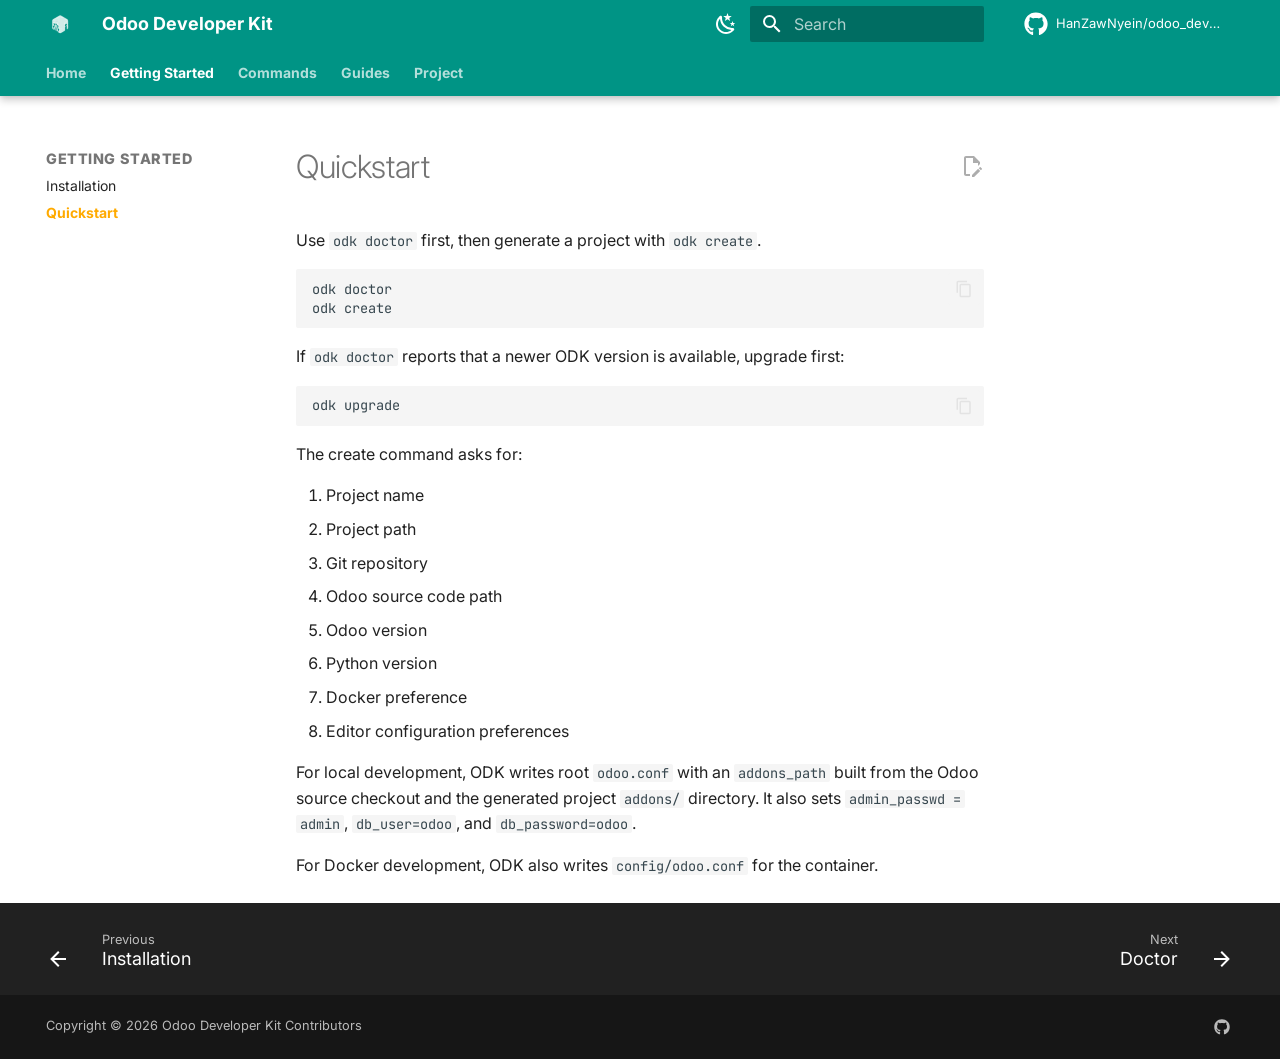
<file: quickstart/index.html>
<!doctype html>
<html lang="en" class="no-js">
  <head>
    
      <meta charset="utf-8">
      <meta name="viewport" content="width=device-width,initial-scale=1">
      
        <meta name="description" content="A Flutter-like developer toolkit for professional Odoo development environments.">
      
      
      
        <link rel="canonical" href="https://hanzawnyein.github.io/odoo_developer_kit/quickstart/">
      
      
        <link rel="prev" href="../installation/">
      
      
        <link rel="next" href="../doctor/">
      
      
        
      
      
      <link rel="icon" href="../assets/images/logo.png">
      <meta name="generator" content="mkdocs-1.6.1, mkdocs-material-9.7.6">
    
    
      
        <title>Quickstart - Odoo Developer Kit</title>
      
    
    
      <link rel="stylesheet" href="../assets/stylesheets/main.484c7ddc.min.css">
      
        
        <link rel="stylesheet" href="../assets/stylesheets/palette.ab4e12ef.min.css">
      
      


    
    
      
    
    
      
        
        
        <link rel="preconnect" href="https://fonts.gstatic.com" crossorigin>
        <link rel="stylesheet" href="https://fonts.googleapis.com/css?family=Inter:300,300i,400,400i,700,700i%7CJetBrains+Mono:400,400i,700,700i&display=fallback">
        <style>:root{--md-text-font:"Inter";--md-code-font:"JetBrains Mono"}</style>
      
    
    
      <link rel="stylesheet" href="../assets/stylesheets/extra.css">
    
    <script>__md_scope=new URL("..",location),__md_hash=e=>[...e].reduce(((e,_)=>(e<<5)-e+_.charCodeAt(0)),0),__md_get=(e,_=localStorage,t=__md_scope)=>JSON.parse(_.getItem(t.pathname+"."+e)),__md_set=(e,_,t=localStorage,a=__md_scope)=>{try{t.setItem(a.pathname+"."+e,JSON.stringify(_))}catch(e){}}</script>
    
      

    
    
  </head>
  
  
    
    
      
    
    
    
    
    <body dir="ltr" data-md-color-scheme="default" data-md-color-primary="teal" data-md-color-accent="amber">
  
    
    <input class="md-toggle" data-md-toggle="drawer" type="checkbox" id="__drawer" autocomplete="off">
    <input class="md-toggle" data-md-toggle="search" type="checkbox" id="__search" autocomplete="off">
    <label class="md-overlay" for="__drawer"></label>
    <div data-md-component="skip">
      
        
        <a href="#quickstart" class="md-skip">
          Skip to content
        </a>
      
    </div>
    <div data-md-component="announce">
      
    </div>
    
    
      

  

<header class="md-header md-header--shadow md-header--lifted" data-md-component="header">
  <nav class="md-header__inner md-grid" aria-label="Header">
    <a href=".." title="Odoo Developer Kit" class="md-header__button md-logo" aria-label="Odoo Developer Kit" data-md-component="logo">
      
  <img src="../assets/images/logo.png" alt="logo">

    </a>
    <label class="md-header__button md-icon" for="__drawer">
      
      <svg xmlns="http://www.w3.org/2000/svg" viewBox="0 0 24 24"><path d="M3 6h18v2H3zm0 5h18v2H3zm0 5h18v2H3z"/></svg>
    </label>
    <div class="md-header__title" data-md-component="header-title">
      <div class="md-header__ellipsis">
        <div class="md-header__topic">
          <span class="md-ellipsis">
            Odoo Developer Kit
          </span>
        </div>
        <div class="md-header__topic" data-md-component="header-topic">
          <span class="md-ellipsis">
            
              Quickstart
            
          </span>
        </div>
      </div>
    </div>
    
      
        <form class="md-header__option" data-md-component="palette">
  
    
    
    
    <input class="md-option" data-md-color-media="(prefers-color-scheme: light)" data-md-color-scheme="default" data-md-color-primary="teal" data-md-color-accent="amber"  aria-label="Switch to dark mode"  type="radio" name="__palette" id="__palette_0">
    
      <label class="md-header__button md-icon" title="Switch to dark mode" for="__palette_1" hidden>
        <svg xmlns="http://www.w3.org/2000/svg" viewBox="0 0 24 24"><path d="m17.75 4.09-2.53 1.94.91 3.06-2.63-1.81-2.63 1.81.91-3.06-2.53-1.94L12.44 4l1.06-3 1.06 3zm3.5 6.91-1.64 1.25.59 1.98-1.7-1.17-1.7 1.17.59-1.98L15.75 11l2.06-.05L18.5 9l.69 1.95zm-2.28 4.95c.83-.08 1.72 1.1 1.19 1.85-.32.45-.66.87-1.08 1.27C15.17 23 8.84 23 4.94 19.07c-3.91-3.9-3.91-10.24 0-14.14.4-.4.82-.76 1.27-1.08.75-.53 1.93.36 1.85 1.19-.27 2.86.69 5.83 2.89 8.02a9.96 9.96 0 0 0 8.02 2.89m-1.64 2.02a12.08 12.08 0 0 1-7.8-3.47c-2.17-2.19-3.33-5-3.49-7.82-2.81 3.14-2.7 7.96.31 10.98 3.02 3.01 7.84 3.12 10.98.31"/></svg>
      </label>
    
  
    
    
    
    <input class="md-option" data-md-color-media="(prefers-color-scheme: dark)" data-md-color-scheme="slate" data-md-color-primary="teal" data-md-color-accent="amber"  aria-label="Switch to light mode"  type="radio" name="__palette" id="__palette_1">
    
      <label class="md-header__button md-icon" title="Switch to light mode" for="__palette_0" hidden>
        <svg xmlns="http://www.w3.org/2000/svg" viewBox="0 0 24 24"><path d="M12 7a5 5 0 0 1 5 5 5 5 0 0 1-5 5 5 5 0 0 1-5-5 5 5 0 0 1 5-5m0 2a3 3 0 0 0-3 3 3 3 0 0 0 3 3 3 3 0 0 0 3-3 3 3 0 0 0-3-3m0-7 2.39 3.42C13.65 5.15 12.84 5 12 5s-1.65.15-2.39.42zM3.34 7l4.16-.35A7.2 7.2 0 0 0 5.94 8.5c-.44.74-.69 1.5-.83 2.29zm.02 10 1.76-3.77a7.131 7.131 0 0 0 2.38 4.14zM20.65 7l-1.77 3.79a7.02 7.02 0 0 0-2.38-4.15zm-.01 10-4.14.36c.59-.51 1.12-1.14 1.54-1.86.42-.73.69-1.5.83-2.29zM12 22l-2.41-3.44c.74.27 1.55.44 2.41.44.82 0 1.63-.17 2.37-.44z"/></svg>
      </label>
    
  
</form>
      
    
    
      <script>var palette=__md_get("__palette");if(palette&&palette.color){if("(prefers-color-scheme)"===palette.color.media){var media=matchMedia("(prefers-color-scheme: light)"),input=document.querySelector(media.matches?"[data-md-color-media='(prefers-color-scheme: light)']":"[data-md-color-media='(prefers-color-scheme: dark)']");palette.color.media=input.getAttribute("data-md-color-media"),palette.color.scheme=input.getAttribute("data-md-color-scheme"),palette.color.primary=input.getAttribute("data-md-color-primary"),palette.color.accent=input.getAttribute("data-md-color-accent")}for(var[key,value]of Object.entries(palette.color))document.body.setAttribute("data-md-color-"+key,value)}</script>
    
    
    
      
      
        <label class="md-header__button md-icon" for="__search">
          
          <svg xmlns="http://www.w3.org/2000/svg" viewBox="0 0 24 24"><path d="M9.5 3A6.5 6.5 0 0 1 16 9.5c0 1.61-.59 3.09-1.56 4.23l.27.27h.79l5 5-1.5 1.5-5-5v-.79l-.27-.27A6.52 6.52 0 0 1 9.5 16 6.5 6.5 0 0 1 3 9.5 6.5 6.5 0 0 1 9.5 3m0 2C7 5 5 7 5 9.5S7 14 9.5 14 14 12 14 9.5 12 5 9.5 5"/></svg>
        </label>
        <div class="md-search" data-md-component="search" role="dialog">
  <label class="md-search__overlay" for="__search"></label>
  <div class="md-search__inner" role="search">
    <form class="md-search__form" name="search">
      <input type="text" class="md-search__input" name="query" aria-label="Search" placeholder="Search" autocapitalize="off" autocorrect="off" autocomplete="off" spellcheck="false" data-md-component="search-query" required>
      <label class="md-search__icon md-icon" for="__search">
        
        <svg xmlns="http://www.w3.org/2000/svg" viewBox="0 0 24 24"><path d="M9.5 3A6.5 6.5 0 0 1 16 9.5c0 1.61-.59 3.09-1.56 4.23l.27.27h.79l5 5-1.5 1.5-5-5v-.79l-.27-.27A6.52 6.52 0 0 1 9.5 16 6.5 6.5 0 0 1 3 9.5 6.5 6.5 0 0 1 9.5 3m0 2C7 5 5 7 5 9.5S7 14 9.5 14 14 12 14 9.5 12 5 9.5 5"/></svg>
        
        <svg xmlns="http://www.w3.org/2000/svg" viewBox="0 0 24 24"><path d="M20 11v2H8l5.5 5.5-1.42 1.42L4.16 12l7.92-7.92L13.5 5.5 8 11z"/></svg>
      </label>
      <nav class="md-search__options" aria-label="Search">
        
          <a href="javascript:void(0)" class="md-search__icon md-icon" title="Share" aria-label="Share" data-clipboard data-clipboard-text="" data-md-component="search-share" tabindex="-1">
            
            <svg xmlns="http://www.w3.org/2000/svg" viewBox="0 0 24 24"><path d="M18 16.08c-.76 0-1.44.3-1.96.77L8.91 12.7c.05-.23.09-.46.09-.7s-.04-.47-.09-.7l7.05-4.11c.54.5 1.25.81 2.04.81a3 3 0 0 0 3-3 3 3 0 0 0-3-3 3 3 0 0 0-3 3c0 .24.04.47.09.7L8.04 9.81C7.5 9.31 6.79 9 6 9a3 3 0 0 0-3 3 3 3 0 0 0 3 3c.79 0 1.5-.31 2.04-.81l7.12 4.15c-.05.21-.08.43-.08.66 0 1.61 1.31 2.91 2.92 2.91s2.92-1.3 2.92-2.91A2.92 2.92 0 0 0 18 16.08"/></svg>
          </a>
        
        <button type="reset" class="md-search__icon md-icon" title="Clear" aria-label="Clear" tabindex="-1">
          
          <svg xmlns="http://www.w3.org/2000/svg" viewBox="0 0 24 24"><path d="M19 6.41 17.59 5 12 10.59 6.41 5 5 6.41 10.59 12 5 17.59 6.41 19 12 13.41 17.59 19 19 17.59 13.41 12z"/></svg>
        </button>
      </nav>
      
        <div class="md-search__suggest" data-md-component="search-suggest"></div>
      
    </form>
    <div class="md-search__output">
      <div class="md-search__scrollwrap" tabindex="0" data-md-scrollfix>
        <div class="md-search-result" data-md-component="search-result">
          <div class="md-search-result__meta">
            Initializing search
          </div>
          <ol class="md-search-result__list" role="presentation"></ol>
        </div>
      </div>
    </div>
  </div>
</div>
      
    
    
      <div class="md-header__source">
        <a href="https://github.com/HanZawNyein/odoo_developer_kit" title="Go to repository" class="md-source" data-md-component="source">
  <div class="md-source__icon md-icon">
    
    <svg xmlns="http://www.w3.org/2000/svg" viewBox="0 0 512 512"><!--! Font Awesome Free 7.1.0 by @fontawesome - https://fontawesome.com License - https://fontawesome.com/license/free (Icons: CC BY 4.0, Fonts: SIL OFL 1.1, Code: MIT License) Copyright 2025 Fonticons, Inc.--><path d="M173.9 397.4c0 2-2.3 3.6-5.2 3.6-3.3.3-5.6-1.3-5.6-3.6 0-2 2.3-3.6 5.2-3.6 3-.3 5.6 1.3 5.6 3.6m-31.1-4.5c-.7 2 1.3 4.3 4.3 4.9 2.6 1 5.6 0 6.2-2s-1.3-4.3-4.3-5.2c-2.6-.7-5.5.3-6.2 2.3m44.2-1.7c-2.9.7-4.9 2.6-4.6 4.9.3 2 2.9 3.3 5.9 2.6 2.9-.7 4.9-2.6 4.6-4.6-.3-1.9-3-3.2-5.9-2.9M252.8 8C114.1 8 8 113.3 8 252c0 110.9 69.8 205.8 169.5 239.2 12.8 2.3 17.3-5.6 17.3-12.1 0-6.2-.3-40.4-.3-61.4 0 0-70 15-84.7-29.8 0 0-11.4-29.1-27.8-36.6 0 0-22.9-15.7 1.6-15.4 0 0 24.9 2 38.6 25.8 21.9 38.6 58.6 27.5 72.9 20.9 2.3-16 8.8-27.1 16-33.7-55.9-6.2-112.3-14.3-112.3-110.5 0-27.5 7.6-41.3 23.6-58.9-2.6-6.5-11.1-33.3 2.6-67.9 20.9-6.5 69 27 69 27 20-5.6 41.5-8.5 62.8-8.5s42.8 2.9 62.8 8.5c0 0 48.1-33.6 69-27 13.7 34.7 5.2 61.4 2.6 67.9 16 17.7 25.8 31.5 25.8 58.9 0 96.5-58.9 104.2-114.8 110.5 9.2 7.9 17 22.9 17 46.4 0 33.7-.3 75.4-.3 83.6 0 6.5 4.6 14.4 17.3 12.1C436.2 457.8 504 362.9 504 252 504 113.3 391.5 8 252.8 8M105.2 352.9c-1.3 1-1 3.3.7 5.2 1.6 1.6 3.9 2.3 5.2 1 1.3-1 1-3.3-.7-5.2-1.6-1.6-3.9-2.3-5.2-1m-10.8-8.1c-.7 1.3.3 2.9 2.3 3.9 1.6 1 3.6.7 4.3-.7.7-1.3-.3-2.9-2.3-3.9-2-.6-3.6-.3-4.3.7m32.4 35.6c-1.6 1.3-1 4.3 1.3 6.2 2.3 2.3 5.2 2.6 6.5 1 1.3-1.3.7-4.3-1.3-6.2-2.2-2.3-5.2-2.6-6.5-1m-11.4-14.7c-1.6 1-1.6 3.6 0 5.9s4.3 3.3 5.6 2.3c1.6-1.3 1.6-3.9 0-6.2-1.4-2.3-4-3.3-5.6-2"/></svg>
  </div>
  <div class="md-source__repository">
    HanZawNyein/odoo_developer_kit
  </div>
</a>
      </div>
    
  </nav>
  
    
      
<nav class="md-tabs" aria-label="Tabs" data-md-component="tabs">
  <div class="md-grid">
    <ul class="md-tabs__list">
      
        
  
  
  
  
    
    
      <li class="md-tabs__item">
        <a href=".." class="md-tabs__link">
          
  
  
    
  
  Home

        </a>
      </li>
    
  

      
        
  
  
  
    
  
  
    
    
      <li class="md-tabs__item md-tabs__item--active">
        <a href="../installation/" class="md-tabs__link">
          
  
  
    
  
  Getting Started

        </a>
      </li>
    
  

      
        
  
  
  
  
    
    
      <li class="md-tabs__item">
        <a href="../doctor/" class="md-tabs__link">
          
  
  
    
  
  Commands

        </a>
      </li>
    
  

      
        
  
  
  
  
    
    
      <li class="md-tabs__item">
        <a href="../project-structure/" class="md-tabs__link">
          
  
  
    
  
  Guides

        </a>
      </li>
    
  

      
        
  
  
  
  
    
    
      <li class="md-tabs__item">
        <a href="../development/" class="md-tabs__link">
          
  
  
    
  
  Project

        </a>
      </li>
    
  

      
    </ul>
  </div>
</nav>
    
  
</header>
    
    <div class="md-container" data-md-component="container">
      
      
        
      
      <main class="md-main" data-md-component="main">
        <div class="md-main__inner md-grid">
          
            
              
              <div class="md-sidebar md-sidebar--primary" data-md-component="sidebar" data-md-type="navigation" >
                <div class="md-sidebar__scrollwrap">
                  <div class="md-sidebar__inner">
                    


  


<nav class="md-nav md-nav--primary md-nav--lifted" aria-label="Navigation" data-md-level="0">
  <label class="md-nav__title" for="__drawer">
    <a href=".." title="Odoo Developer Kit" class="md-nav__button md-logo" aria-label="Odoo Developer Kit" data-md-component="logo">
      
  <img src="../assets/images/logo.png" alt="logo">

    </a>
    Odoo Developer Kit
  </label>
  
    <div class="md-nav__source">
      <a href="https://github.com/HanZawNyein/odoo_developer_kit" title="Go to repository" class="md-source" data-md-component="source">
  <div class="md-source__icon md-icon">
    
    <svg xmlns="http://www.w3.org/2000/svg" viewBox="0 0 512 512"><!--! Font Awesome Free 7.1.0 by @fontawesome - https://fontawesome.com License - https://fontawesome.com/license/free (Icons: CC BY 4.0, Fonts: SIL OFL 1.1, Code: MIT License) Copyright 2025 Fonticons, Inc.--><path d="M173.9 397.4c0 2-2.3 3.6-5.2 3.6-3.3.3-5.6-1.3-5.6-3.6 0-2 2.3-3.6 5.2-3.6 3-.3 5.6 1.3 5.6 3.6m-31.1-4.5c-.7 2 1.3 4.3 4.3 4.9 2.6 1 5.6 0 6.2-2s-1.3-4.3-4.3-5.2c-2.6-.7-5.5.3-6.2 2.3m44.2-1.7c-2.9.7-4.9 2.6-4.6 4.9.3 2 2.9 3.3 5.9 2.6 2.9-.7 4.9-2.6 4.6-4.6-.3-1.9-3-3.2-5.9-2.9M252.8 8C114.1 8 8 113.3 8 252c0 110.9 69.8 205.8 169.5 239.2 12.8 2.3 17.3-5.6 17.3-12.1 0-6.2-.3-40.4-.3-61.4 0 0-70 15-84.7-29.8 0 0-11.4-29.1-27.8-36.6 0 0-22.9-15.7 1.6-15.4 0 0 24.9 2 38.6 25.8 21.9 38.6 58.6 27.5 72.9 20.9 2.3-16 8.8-27.1 16-33.7-55.9-6.2-112.3-14.3-112.3-110.5 0-27.5 7.6-41.3 23.6-58.9-2.6-6.5-11.1-33.3 2.6-67.9 20.9-6.5 69 27 69 27 20-5.6 41.5-8.5 62.8-8.5s42.8 2.9 62.8 8.5c0 0 48.1-33.6 69-27 13.7 34.7 5.2 61.4 2.6 67.9 16 17.7 25.8 31.5 25.8 58.9 0 96.5-58.9 104.2-114.8 110.5 9.2 7.9 17 22.9 17 46.4 0 33.7-.3 75.4-.3 83.6 0 6.5 4.6 14.4 17.3 12.1C436.2 457.8 504 362.9 504 252 504 113.3 391.5 8 252.8 8M105.2 352.9c-1.3 1-1 3.3.7 5.2 1.6 1.6 3.9 2.3 5.2 1 1.3-1 1-3.3-.7-5.2-1.6-1.6-3.9-2.3-5.2-1m-10.8-8.1c-.7 1.3.3 2.9 2.3 3.9 1.6 1 3.6.7 4.3-.7.7-1.3-.3-2.9-2.3-3.9-2-.6-3.6-.3-4.3.7m32.4 35.6c-1.6 1.3-1 4.3 1.3 6.2 2.3 2.3 5.2 2.6 6.5 1 1.3-1.3.7-4.3-1.3-6.2-2.2-2.3-5.2-2.6-6.5-1m-11.4-14.7c-1.6 1-1.6 3.6 0 5.9s4.3 3.3 5.6 2.3c1.6-1.3 1.6-3.9 0-6.2-1.4-2.3-4-3.3-5.6-2"/></svg>
  </div>
  <div class="md-source__repository">
    HanZawNyein/odoo_developer_kit
  </div>
</a>
    </div>
  
  <ul class="md-nav__list" data-md-scrollfix>
    
      
      
  
  
  
  
    
    
      
        
          
        
      
    
    
    
      
      
        
      
    
    
    <li class="md-nav__item md-nav__item--nested">
      
        
        
        <input class="md-nav__toggle md-toggle " type="checkbox" id="__nav_1" >
        
          
          <div class="md-nav__link md-nav__container">
            <a href=".." class="md-nav__link ">
              
  
  
  <span class="md-ellipsis">
    
  
    Home
  

    
  </span>
  
  

            </a>
            
          </div>
        
        <nav class="md-nav" data-md-level="1" aria-labelledby="__nav_1_label" aria-expanded="false">
          <label class="md-nav__title" for="__nav_1">
            <span class="md-nav__icon md-icon"></span>
            
  
    Home
  

          </label>
          <ul class="md-nav__list" data-md-scrollfix>
            
              
            
          </ul>
        </nav>
      
    </li>
  

    
      
      
  
  
    
  
  
  
    
    
      
        
      
        
      
    
    
    
      
        
        
      
      
        
      
    
    
    <li class="md-nav__item md-nav__item--active md-nav__item--section md-nav__item--nested">
      
        
        
        <input class="md-nav__toggle md-toggle " type="checkbox" id="__nav_2" checked>
        
          
          <label class="md-nav__link" for="__nav_2" id="__nav_2_label" tabindex="">
            
  
  
  <span class="md-ellipsis">
    
  
    Getting Started
  

    
  </span>
  
  

            <span class="md-nav__icon md-icon"></span>
          </label>
        
        <nav class="md-nav" data-md-level="1" aria-labelledby="__nav_2_label" aria-expanded="true">
          <label class="md-nav__title" for="__nav_2">
            <span class="md-nav__icon md-icon"></span>
            
  
    Getting Started
  

          </label>
          <ul class="md-nav__list" data-md-scrollfix>
            
              
                
  
  
  
  
    <li class="md-nav__item">
      <a href="../installation/" class="md-nav__link">
        
  
  
  <span class="md-ellipsis">
    
  
    Installation
  

    
  </span>
  
  

      </a>
    </li>
  

              
            
              
                
  
  
    
  
  
  
    <li class="md-nav__item md-nav__item--active">
      
      <input class="md-nav__toggle md-toggle" type="checkbox" id="__toc">
      
      
        
      
      
      <a href="./" class="md-nav__link md-nav__link--active">
        
  
  
  <span class="md-ellipsis">
    
  
    Quickstart
  

    
  </span>
  
  

      </a>
      
    </li>
  

              
            
          </ul>
        </nav>
      
    </li>
  

    
      
      
  
  
  
  
    
    
      
        
      
        
      
        
      
    
    
    
      
      
        
      
    
    
    <li class="md-nav__item md-nav__item--nested">
      
        
        
        <input class="md-nav__toggle md-toggle " type="checkbox" id="__nav_3" >
        
          
          <label class="md-nav__link" for="__nav_3" id="__nav_3_label" tabindex="0">
            
  
  
  <span class="md-ellipsis">
    
  
    Commands
  

    
  </span>
  
  

            <span class="md-nav__icon md-icon"></span>
          </label>
        
        <nav class="md-nav" data-md-level="1" aria-labelledby="__nav_3_label" aria-expanded="false">
          <label class="md-nav__title" for="__nav_3">
            <span class="md-nav__icon md-icon"></span>
            
  
    Commands
  

          </label>
          <ul class="md-nav__list" data-md-scrollfix>
            
              
                
  
  
  
  
    <li class="md-nav__item">
      <a href="../doctor/" class="md-nav__link">
        
  
  
  <span class="md-ellipsis">
    
  
    Doctor
  

    
  </span>
  
  

      </a>
    </li>
  

              
            
              
                
  
  
  
  
    <li class="md-nav__item">
      <a href="../create/" class="md-nav__link">
        
  
  
  <span class="md-ellipsis">
    
  
    Create
  

    
  </span>
  
  

      </a>
    </li>
  

              
            
              
                
  
  
  
  
    <li class="md-nav__item">
      <a href="../upgrade/" class="md-nav__link">
        
  
  
  <span class="md-ellipsis">
    
  
    Upgrade
  

    
  </span>
  
  

      </a>
    </li>
  

              
            
          </ul>
        </nav>
      
    </li>
  

    
      
      
  
  
  
  
    
    
      
        
      
        
      
        
      
        
      
    
    
    
      
      
        
      
    
    
    <li class="md-nav__item md-nav__item--nested">
      
        
        
        <input class="md-nav__toggle md-toggle " type="checkbox" id="__nav_4" >
        
          
          <label class="md-nav__link" for="__nav_4" id="__nav_4_label" tabindex="0">
            
  
  
  <span class="md-ellipsis">
    
  
    Guides
  

    
  </span>
  
  

            <span class="md-nav__icon md-icon"></span>
          </label>
        
        <nav class="md-nav" data-md-level="1" aria-labelledby="__nav_4_label" aria-expanded="false">
          <label class="md-nav__title" for="__nav_4">
            <span class="md-nav__icon md-icon"></span>
            
  
    Guides
  

          </label>
          <ul class="md-nav__list" data-md-scrollfix>
            
              
                
  
  
  
  
    <li class="md-nav__item">
      <a href="../project-structure/" class="md-nav__link">
        
  
  
  <span class="md-ellipsis">
    
  
    Generated Project Structure
  

    
  </span>
  
  

      </a>
    </li>
  

              
            
              
                
  
  
  
  
    <li class="md-nav__item">
      <a href="../docker/" class="md-nav__link">
        
  
  
  <span class="md-ellipsis">
    
  
    Docker Development
  

    
  </span>
  
  

      </a>
    </li>
  

              
            
              
                
  
  
  
  
    <li class="md-nav__item">
      <a href="../editors/" class="md-nav__link">
        
  
  
  <span class="md-ellipsis">
    
  
    Editor Support
  

    
  </span>
  
  

      </a>
    </li>
  

              
            
              
                
  
  
  
  
    <li class="md-nav__item">
      <a href="../troubleshooting/" class="md-nav__link">
        
  
  
  <span class="md-ellipsis">
    
  
    Troubleshooting
  

    
  </span>
  
  

      </a>
    </li>
  

              
            
          </ul>
        </nav>
      
    </li>
  

    
      
      
  
  
  
  
    
    
      
        
      
        
      
        
      
    
    
    
      
      
        
      
    
    
    <li class="md-nav__item md-nav__item--nested">
      
        
        
        <input class="md-nav__toggle md-toggle " type="checkbox" id="__nav_5" >
        
          
          <label class="md-nav__link" for="__nav_5" id="__nav_5_label" tabindex="0">
            
  
  
  <span class="md-ellipsis">
    
  
    Project
  

    
  </span>
  
  

            <span class="md-nav__icon md-icon"></span>
          </label>
        
        <nav class="md-nav" data-md-level="1" aria-labelledby="__nav_5_label" aria-expanded="false">
          <label class="md-nav__title" for="__nav_5">
            <span class="md-nav__icon md-icon"></span>
            
  
    Project
  

          </label>
          <ul class="md-nav__list" data-md-scrollfix>
            
              
                
  
  
  
  
    <li class="md-nav__item">
      <a href="../development/" class="md-nav__link">
        
  
  
  <span class="md-ellipsis">
    
  
    Development
  

    
  </span>
  
  

      </a>
    </li>
  

              
            
              
                
  
  
  
  
    <li class="md-nav__item">
      <a href="../release/" class="md-nav__link">
        
  
  
  <span class="md-ellipsis">
    
  
    Release
  

    
  </span>
  
  

      </a>
    </li>
  

              
            
              
                
  
  
  
  
    <li class="md-nav__item">
      <a href="../publishing/" class="md-nav__link">
        
  
  
  <span class="md-ellipsis">
    
  
    Publishing Documentation
  

    
  </span>
  
  

      </a>
    </li>
  

              
            
          </ul>
        </nav>
      
    </li>
  

    
  </ul>
</nav>
                  </div>
                </div>
              </div>
            
            
              
              <div class="md-sidebar md-sidebar--secondary" data-md-component="sidebar" data-md-type="toc" >
                <div class="md-sidebar__scrollwrap">
                  <div class="md-sidebar__inner">
                    

<nav class="md-nav md-nav--secondary" aria-label="Table of contents">
  
  
  
    
  
  
</nav>
                  </div>
                </div>
              </div>
            
          
          
            <div class="md-content" data-md-component="content">
              
                




              
              <article class="md-content__inner md-typeset">
                
                  


  
    <a href="https://github.com/HanZawNyein/odoo_developer_kit/edit/main/docs/quickstart.md" title="Edit this page" class="md-content__button md-icon" rel="edit">
      
      <svg xmlns="http://www.w3.org/2000/svg" viewBox="0 0 24 24"><path d="M10 20H6V4h7v5h5v3.1l2-2V8l-6-6H6c-1.1 0-2 .9-2 2v16c0 1.1.9 2 2 2h4zm10.2-7c.1 0 .3.1.4.2l1.3 1.3c.2.2.2.6 0 .8l-1 1-2.1-2.1 1-1c.1-.1.2-.2.4-.2m0 3.9L14.1 23H12v-2.1l6.1-6.1z"/></svg>
    </a>
  
  


<h1 id="quickstart">Quickstart<a class="headerlink" href="#quickstart" title="Permanent link">&para;</a></h1>
<p>Use <code>odk doctor</code> first, then generate a project with <code>odk create</code>.</p>
<div class="language-bash highlight"><pre><span></span><code><span id="__span-0-1"><a id="__codelineno-0-1" name="__codelineno-0-1" href="#__codelineno-0-1"></a>odk<span class="w"> </span>doctor
</span><span id="__span-0-2"><a id="__codelineno-0-2" name="__codelineno-0-2" href="#__codelineno-0-2"></a>odk<span class="w"> </span>create
</span></code></pre></div>
<p>If <code>odk doctor</code> reports that a newer ODK version is available, upgrade first:</p>
<div class="language-bash highlight"><pre><span></span><code><span id="__span-1-1"><a id="__codelineno-1-1" name="__codelineno-1-1" href="#__codelineno-1-1"></a>odk<span class="w"> </span>upgrade
</span></code></pre></div>
<p>The create command asks for:</p>
<ol>
<li>Project name</li>
<li>Project path</li>
<li>Git repository</li>
<li>Odoo source code path</li>
<li>Odoo version</li>
<li>Python version</li>
<li>Docker preference</li>
<li>Editor configuration preferences</li>
</ol>
<p>For local development, ODK writes root <code>odoo.conf</code> with an <code>addons_path</code> built from the Odoo source checkout and the generated project <code>addons/</code> directory. It also sets <code>admin_passwd = admin</code>, <code>db_user=odoo</code>, and <code>db_password=odoo</code>.</p>
<p>For Docker development, ODK also writes <code>config/odoo.conf</code> for the container.</p>












                
              </article>
            </div>
          
          
  <script>var tabs=__md_get("__tabs");if(Array.isArray(tabs))e:for(var set of document.querySelectorAll(".tabbed-set")){var labels=set.querySelector(".tabbed-labels");for(var tab of tabs)for(var label of labels.getElementsByTagName("label"))if(label.innerText.trim()===tab){var input=document.getElementById(label.htmlFor);input.checked=!0;continue e}}</script>

<script>var target=document.getElementById(location.hash.slice(1));target&&target.name&&(target.checked=target.name.startsWith("__tabbed_"))</script>
        </div>
        
          <button type="button" class="md-top md-icon" data-md-component="top" hidden>
  
  <svg xmlns="http://www.w3.org/2000/svg" viewBox="0 0 24 24"><path d="M13 20h-2V8l-5.5 5.5-1.42-1.42L12 4.16l7.92 7.92-1.42 1.42L13 8z"/></svg>
  Back to top
</button>
        
      </main>
      
        <footer class="md-footer">
  
    
      
      <nav class="md-footer__inner md-grid" aria-label="Footer" >
        
          
          <a href="../installation/" class="md-footer__link md-footer__link--prev" aria-label="Previous: Installation">
            <div class="md-footer__button md-icon">
              
              <svg xmlns="http://www.w3.org/2000/svg" viewBox="0 0 24 24"><path d="M20 11v2H8l5.5 5.5-1.42 1.42L4.16 12l7.92-7.92L13.5 5.5 8 11z"/></svg>
            </div>
            <div class="md-footer__title">
              <span class="md-footer__direction">
                Previous
              </span>
              <div class="md-ellipsis">
                Installation
              </div>
            </div>
          </a>
        
        
          
          <a href="../doctor/" class="md-footer__link md-footer__link--next" aria-label="Next: Doctor">
            <div class="md-footer__title">
              <span class="md-footer__direction">
                Next
              </span>
              <div class="md-ellipsis">
                Doctor
              </div>
            </div>
            <div class="md-footer__button md-icon">
              
              <svg xmlns="http://www.w3.org/2000/svg" viewBox="0 0 24 24"><path d="M4 11v2h12l-5.5 5.5 1.42 1.42L19.84 12l-7.92-7.92L10.5 5.5 16 11z"/></svg>
            </div>
          </a>
        
      </nav>
    
  
  <div class="md-footer-meta md-typeset">
    <div class="md-footer-meta__inner md-grid">
      <div class="md-copyright">
  
    <div class="md-copyright__highlight">
      Copyright &copy; 2026 Odoo Developer Kit Contributors
    </div>
  
  
</div>
      
        
<div class="md-social">
  
    
    
    
    
    <a href="https://github.com/HanZawNyein/odoo_developer_kit" target="_blank" rel="noopener" title="ODK on GitHub" class="md-social__link">
      <svg xmlns="http://www.w3.org/2000/svg" viewBox="0 0 512 512"><!--! Font Awesome Free 7.1.0 by @fontawesome - https://fontawesome.com License - https://fontawesome.com/license/free (Icons: CC BY 4.0, Fonts: SIL OFL 1.1, Code: MIT License) Copyright 2025 Fonticons, Inc.--><path d="M173.9 397.4c0 2-2.3 3.6-5.2 3.6-3.3.3-5.6-1.3-5.6-3.6 0-2 2.3-3.6 5.2-3.6 3-.3 5.6 1.3 5.6 3.6m-31.1-4.5c-.7 2 1.3 4.3 4.3 4.9 2.6 1 5.6 0 6.2-2s-1.3-4.3-4.3-5.2c-2.6-.7-5.5.3-6.2 2.3m44.2-1.7c-2.9.7-4.9 2.6-4.6 4.9.3 2 2.9 3.3 5.9 2.6 2.9-.7 4.9-2.6 4.6-4.6-.3-1.9-3-3.2-5.9-2.9M252.8 8C114.1 8 8 113.3 8 252c0 110.9 69.8 205.8 169.5 239.2 12.8 2.3 17.3-5.6 17.3-12.1 0-6.2-.3-40.4-.3-61.4 0 0-70 15-84.7-29.8 0 0-11.4-29.1-27.8-36.6 0 0-22.9-15.7 1.6-15.4 0 0 24.9 2 38.6 25.8 21.9 38.6 58.6 27.5 72.9 20.9 2.3-16 8.8-27.1 16-33.7-55.9-6.2-112.3-14.3-112.3-110.5 0-27.5 7.6-41.3 23.6-58.9-2.6-6.5-11.1-33.3 2.6-67.9 20.9-6.5 69 27 69 27 20-5.6 41.5-8.5 62.8-8.5s42.8 2.9 62.8 8.5c0 0 48.1-33.6 69-27 13.7 34.7 5.2 61.4 2.6 67.9 16 17.7 25.8 31.5 25.8 58.9 0 96.5-58.9 104.2-114.8 110.5 9.2 7.9 17 22.9 17 46.4 0 33.7-.3 75.4-.3 83.6 0 6.5 4.6 14.4 17.3 12.1C436.2 457.8 504 362.9 504 252 504 113.3 391.5 8 252.8 8M105.2 352.9c-1.3 1-1 3.3.7 5.2 1.6 1.6 3.9 2.3 5.2 1 1.3-1 1-3.3-.7-5.2-1.6-1.6-3.9-2.3-5.2-1m-10.8-8.1c-.7 1.3.3 2.9 2.3 3.9 1.6 1 3.6.7 4.3-.7.7-1.3-.3-2.9-2.3-3.9-2-.6-3.6-.3-4.3.7m32.4 35.6c-1.6 1.3-1 4.3 1.3 6.2 2.3 2.3 5.2 2.6 6.5 1 1.3-1.3.7-4.3-1.3-6.2-2.2-2.3-5.2-2.6-6.5-1m-11.4-14.7c-1.6 1-1.6 3.6 0 5.9s4.3 3.3 5.6 2.3c1.6-1.3 1.6-3.9 0-6.2-1.4-2.3-4-3.3-5.6-2"/></svg>
    </a>
  
</div>
      
    </div>
  </div>
</footer>
      
    </div>
    <div class="md-dialog" data-md-component="dialog">
      <div class="md-dialog__inner md-typeset"></div>
    </div>
    
      <div class="md-progress" data-md-component="progress" role="progressbar"></div>
    
    
    
      
      
      <script id="__config" type="application/json">{"annotate": null, "base": "..", "features": ["announce.dismiss", "content.action.edit", "content.code.annotate", "content.code.copy", "content.tabs.link", "navigation.footer", "navigation.indexes", "navigation.instant", "navigation.instant.progress", "navigation.path", "navigation.tabs.sticky", "navigation.tracking", "navigation.sections", "navigation.tabs", "navigation.top", "search.highlight", "search.share", "search.suggest", "toc.follow"], "search": "../assets/javascripts/workers/search.2c215733.min.js", "tags": null, "translations": {"clipboard.copied": "Copied to clipboard", "clipboard.copy": "Copy to clipboard", "search.result.more.one": "1 more on this page", "search.result.more.other": "# more on this page", "search.result.none": "No matching documents", "search.result.one": "1 matching document", "search.result.other": "# matching documents", "search.result.placeholder": "Type to start searching", "search.result.term.missing": "Missing", "select.version": "Select version"}, "version": null}</script>
    
    
      <script src="../assets/javascripts/bundle.79ae519e.min.js"></script>
      
    
  </body>
</html>
</file>
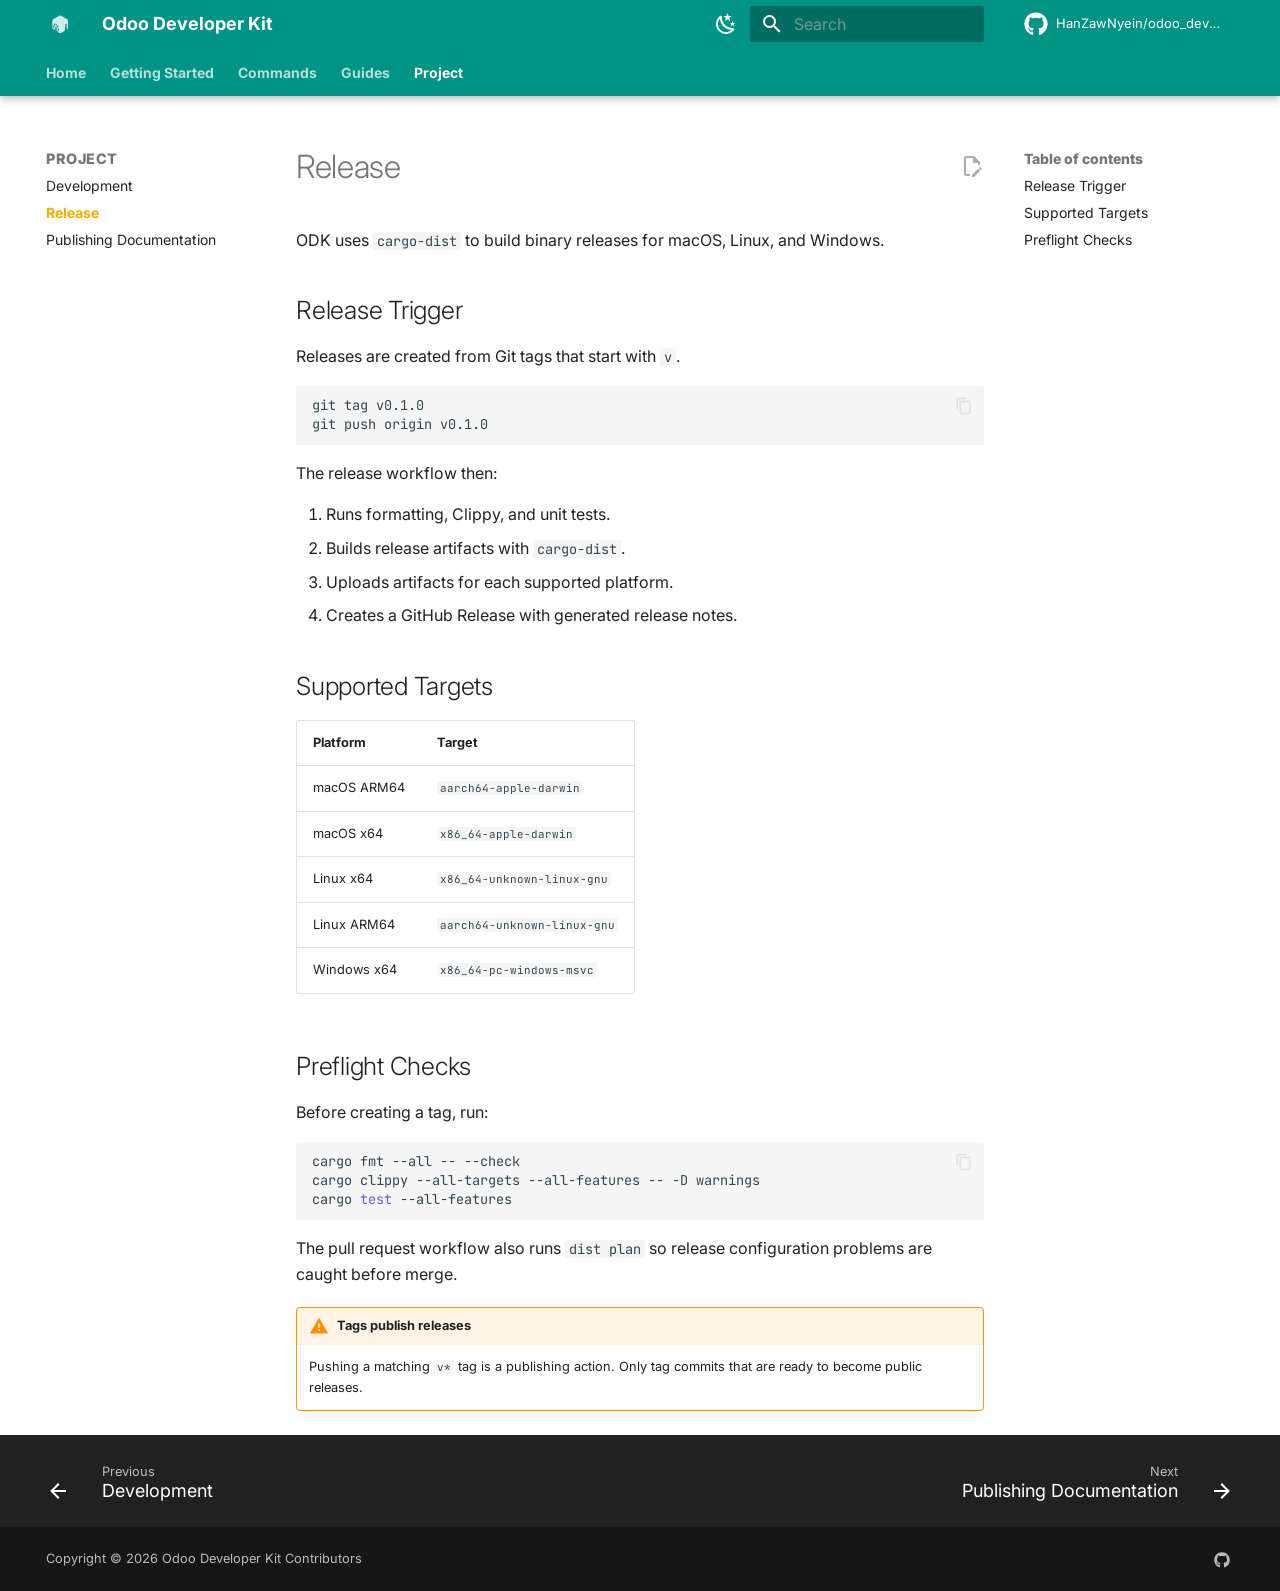
<file: release/index.html>
<!doctype html>
<html lang="en" class="no-js">
  <head>
    
      <meta charset="utf-8">
      <meta name="viewport" content="width=device-width,initial-scale=1">
      
        <meta name="description" content="A Flutter-like developer toolkit for professional Odoo development environments.">
      
      
      
        <link rel="canonical" href="https://hanzawnyein.github.io/odoo_developer_kit/release/">
      
      
        <link rel="prev" href="../development/">
      
      
        <link rel="next" href="../publishing/">
      
      
        
      
      
      <link rel="icon" href="../assets/images/logo.png">
      <meta name="generator" content="mkdocs-1.6.1, mkdocs-material-9.7.6">
    
    
      
        <title>Release - Odoo Developer Kit</title>
      
    
    
      <link rel="stylesheet" href="../assets/stylesheets/main.484c7ddc.min.css">
      
        
        <link rel="stylesheet" href="../assets/stylesheets/palette.ab4e12ef.min.css">
      
      


    
    
      
    
    
      
        
        
        <link rel="preconnect" href="https://fonts.gstatic.com" crossorigin>
        <link rel="stylesheet" href="https://fonts.googleapis.com/css?family=Inter:300,300i,400,400i,700,700i%7CJetBrains+Mono:400,400i,700,700i&display=fallback">
        <style>:root{--md-text-font:"Inter";--md-code-font:"JetBrains Mono"}</style>
      
    
    
      <link rel="stylesheet" href="../assets/stylesheets/extra.css">
    
    <script>__md_scope=new URL("..",location),__md_hash=e=>[...e].reduce(((e,_)=>(e<<5)-e+_.charCodeAt(0)),0),__md_get=(e,_=localStorage,t=__md_scope)=>JSON.parse(_.getItem(t.pathname+"."+e)),__md_set=(e,_,t=localStorage,a=__md_scope)=>{try{t.setItem(a.pathname+"."+e,JSON.stringify(_))}catch(e){}}</script>
    
      

    
    
  </head>
  
  
    
    
      
    
    
    
    
    <body dir="ltr" data-md-color-scheme="default" data-md-color-primary="teal" data-md-color-accent="amber">
  
    
    <input class="md-toggle" data-md-toggle="drawer" type="checkbox" id="__drawer" autocomplete="off">
    <input class="md-toggle" data-md-toggle="search" type="checkbox" id="__search" autocomplete="off">
    <label class="md-overlay" for="__drawer"></label>
    <div data-md-component="skip">
      
        
        <a href="#release" class="md-skip">
          Skip to content
        </a>
      
    </div>
    <div data-md-component="announce">
      
    </div>
    
    
      

  

<header class="md-header md-header--shadow md-header--lifted" data-md-component="header">
  <nav class="md-header__inner md-grid" aria-label="Header">
    <a href=".." title="Odoo Developer Kit" class="md-header__button md-logo" aria-label="Odoo Developer Kit" data-md-component="logo">
      
  <img src="../assets/images/logo.png" alt="logo">

    </a>
    <label class="md-header__button md-icon" for="__drawer">
      
      <svg xmlns="http://www.w3.org/2000/svg" viewBox="0 0 24 24"><path d="M3 6h18v2H3zm0 5h18v2H3zm0 5h18v2H3z"/></svg>
    </label>
    <div class="md-header__title" data-md-component="header-title">
      <div class="md-header__ellipsis">
        <div class="md-header__topic">
          <span class="md-ellipsis">
            Odoo Developer Kit
          </span>
        </div>
        <div class="md-header__topic" data-md-component="header-topic">
          <span class="md-ellipsis">
            
              Release
            
          </span>
        </div>
      </div>
    </div>
    
      
        <form class="md-header__option" data-md-component="palette">
  
    
    
    
    <input class="md-option" data-md-color-media="(prefers-color-scheme: light)" data-md-color-scheme="default" data-md-color-primary="teal" data-md-color-accent="amber"  aria-label="Switch to dark mode"  type="radio" name="__palette" id="__palette_0">
    
      <label class="md-header__button md-icon" title="Switch to dark mode" for="__palette_1" hidden>
        <svg xmlns="http://www.w3.org/2000/svg" viewBox="0 0 24 24"><path d="m17.75 4.09-2.53 1.94.91 3.06-2.63-1.81-2.63 1.81.91-3.06-2.53-1.94L12.44 4l1.06-3 1.06 3zm3.5 6.91-1.64 1.25.59 1.98-1.7-1.17-1.7 1.17.59-1.98L15.75 11l2.06-.05L18.5 9l.69 1.95zm-2.28 4.95c.83-.08 1.72 1.1 1.19 1.85-.32.45-.66.87-1.08 1.27C15.17 23 8.84 23 4.94 19.07c-3.91-3.9-3.91-10.24 0-14.14.4-.4.82-.76 1.27-1.08.75-.53 1.93.36 1.85 1.19-.27 2.86.69 5.83 2.89 8.02a9.96 9.96 0 0 0 8.02 2.89m-1.64 2.02a12.08 12.08 0 0 1-7.8-3.47c-2.17-2.19-3.33-5-3.49-7.82-2.81 3.14-2.7 7.96.31 10.98 3.02 3.01 7.84 3.12 10.98.31"/></svg>
      </label>
    
  
    
    
    
    <input class="md-option" data-md-color-media="(prefers-color-scheme: dark)" data-md-color-scheme="slate" data-md-color-primary="teal" data-md-color-accent="amber"  aria-label="Switch to light mode"  type="radio" name="__palette" id="__palette_1">
    
      <label class="md-header__button md-icon" title="Switch to light mode" for="__palette_0" hidden>
        <svg xmlns="http://www.w3.org/2000/svg" viewBox="0 0 24 24"><path d="M12 7a5 5 0 0 1 5 5 5 5 0 0 1-5 5 5 5 0 0 1-5-5 5 5 0 0 1 5-5m0 2a3 3 0 0 0-3 3 3 3 0 0 0 3 3 3 3 0 0 0 3-3 3 3 0 0 0-3-3m0-7 2.39 3.42C13.65 5.15 12.84 5 12 5s-1.65.15-2.39.42zM3.34 7l4.16-.35A7.2 7.2 0 0 0 5.94 8.5c-.44.74-.69 1.5-.83 2.29zm.02 10 1.76-3.77a7.131 7.131 0 0 0 2.38 4.14zM20.65 7l-1.77 3.79a7.02 7.02 0 0 0-2.38-4.15zm-.01 10-4.14.36c.59-.51 1.12-1.14 1.54-1.86.42-.73.69-1.5.83-2.29zM12 22l-2.41-3.44c.74.27 1.55.44 2.41.44.82 0 1.63-.17 2.37-.44z"/></svg>
      </label>
    
  
</form>
      
    
    
      <script>var palette=__md_get("__palette");if(palette&&palette.color){if("(prefers-color-scheme)"===palette.color.media){var media=matchMedia("(prefers-color-scheme: light)"),input=document.querySelector(media.matches?"[data-md-color-media='(prefers-color-scheme: light)']":"[data-md-color-media='(prefers-color-scheme: dark)']");palette.color.media=input.getAttribute("data-md-color-media"),palette.color.scheme=input.getAttribute("data-md-color-scheme"),palette.color.primary=input.getAttribute("data-md-color-primary"),palette.color.accent=input.getAttribute("data-md-color-accent")}for(var[key,value]of Object.entries(palette.color))document.body.setAttribute("data-md-color-"+key,value)}</script>
    
    
    
      
      
        <label class="md-header__button md-icon" for="__search">
          
          <svg xmlns="http://www.w3.org/2000/svg" viewBox="0 0 24 24"><path d="M9.5 3A6.5 6.5 0 0 1 16 9.5c0 1.61-.59 3.09-1.56 4.23l.27.27h.79l5 5-1.5 1.5-5-5v-.79l-.27-.27A6.52 6.52 0 0 1 9.5 16 6.5 6.5 0 0 1 3 9.5 6.5 6.5 0 0 1 9.5 3m0 2C7 5 5 7 5 9.5S7 14 9.5 14 14 12 14 9.5 12 5 9.5 5"/></svg>
        </label>
        <div class="md-search" data-md-component="search" role="dialog">
  <label class="md-search__overlay" for="__search"></label>
  <div class="md-search__inner" role="search">
    <form class="md-search__form" name="search">
      <input type="text" class="md-search__input" name="query" aria-label="Search" placeholder="Search" autocapitalize="off" autocorrect="off" autocomplete="off" spellcheck="false" data-md-component="search-query" required>
      <label class="md-search__icon md-icon" for="__search">
        
        <svg xmlns="http://www.w3.org/2000/svg" viewBox="0 0 24 24"><path d="M9.5 3A6.5 6.5 0 0 1 16 9.5c0 1.61-.59 3.09-1.56 4.23l.27.27h.79l5 5-1.5 1.5-5-5v-.79l-.27-.27A6.52 6.52 0 0 1 9.5 16 6.5 6.5 0 0 1 3 9.5 6.5 6.5 0 0 1 9.5 3m0 2C7 5 5 7 5 9.5S7 14 9.5 14 14 12 14 9.5 12 5 9.5 5"/></svg>
        
        <svg xmlns="http://www.w3.org/2000/svg" viewBox="0 0 24 24"><path d="M20 11v2H8l5.5 5.5-1.42 1.42L4.16 12l7.92-7.92L13.5 5.5 8 11z"/></svg>
      </label>
      <nav class="md-search__options" aria-label="Search">
        
          <a href="javascript:void(0)" class="md-search__icon md-icon" title="Share" aria-label="Share" data-clipboard data-clipboard-text="" data-md-component="search-share" tabindex="-1">
            
            <svg xmlns="http://www.w3.org/2000/svg" viewBox="0 0 24 24"><path d="M18 16.08c-.76 0-1.44.3-1.96.77L8.91 12.7c.05-.23.09-.46.09-.7s-.04-.47-.09-.7l7.05-4.11c.54.5 1.25.81 2.04.81a3 3 0 0 0 3-3 3 3 0 0 0-3-3 3 3 0 0 0-3 3c0 .24.04.47.09.7L8.04 9.81C7.5 9.31 6.79 9 6 9a3 3 0 0 0-3 3 3 3 0 0 0 3 3c.79 0 1.5-.31 2.04-.81l7.12 4.15c-.05.21-.08.43-.08.66 0 1.61 1.31 2.91 2.92 2.91s2.92-1.3 2.92-2.91A2.92 2.92 0 0 0 18 16.08"/></svg>
          </a>
        
        <button type="reset" class="md-search__icon md-icon" title="Clear" aria-label="Clear" tabindex="-1">
          
          <svg xmlns="http://www.w3.org/2000/svg" viewBox="0 0 24 24"><path d="M19 6.41 17.59 5 12 10.59 6.41 5 5 6.41 10.59 12 5 17.59 6.41 19 12 13.41 17.59 19 19 17.59 13.41 12z"/></svg>
        </button>
      </nav>
      
        <div class="md-search__suggest" data-md-component="search-suggest"></div>
      
    </form>
    <div class="md-search__output">
      <div class="md-search__scrollwrap" tabindex="0" data-md-scrollfix>
        <div class="md-search-result" data-md-component="search-result">
          <div class="md-search-result__meta">
            Initializing search
          </div>
          <ol class="md-search-result__list" role="presentation"></ol>
        </div>
      </div>
    </div>
  </div>
</div>
      
    
    
      <div class="md-header__source">
        <a href="https://github.com/HanZawNyein/odoo_developer_kit" title="Go to repository" class="md-source" data-md-component="source">
  <div class="md-source__icon md-icon">
    
    <svg xmlns="http://www.w3.org/2000/svg" viewBox="0 0 512 512"><!--! Font Awesome Free 7.1.0 by @fontawesome - https://fontawesome.com License - https://fontawesome.com/license/free (Icons: CC BY 4.0, Fonts: SIL OFL 1.1, Code: MIT License) Copyright 2025 Fonticons, Inc.--><path d="M173.9 397.4c0 2-2.3 3.6-5.2 3.6-3.3.3-5.6-1.3-5.6-3.6 0-2 2.3-3.6 5.2-3.6 3-.3 5.6 1.3 5.6 3.6m-31.1-4.5c-.7 2 1.3 4.3 4.3 4.9 2.6 1 5.6 0 6.2-2s-1.3-4.3-4.3-5.2c-2.6-.7-5.5.3-6.2 2.3m44.2-1.7c-2.9.7-4.9 2.6-4.6 4.9.3 2 2.9 3.3 5.9 2.6 2.9-.7 4.9-2.6 4.6-4.6-.3-1.9-3-3.2-5.9-2.9M252.8 8C114.1 8 8 113.3 8 252c0 110.9 69.8 205.8 169.5 239.2 12.8 2.3 17.3-5.6 17.3-12.1 0-6.2-.3-40.4-.3-61.4 0 0-70 15-84.7-29.8 0 0-11.4-29.1-27.8-36.6 0 0-22.9-15.7 1.6-15.4 0 0 24.9 2 38.6 25.8 21.9 38.6 58.6 27.5 72.9 20.9 2.3-16 8.8-27.1 16-33.7-55.9-6.2-112.3-14.3-112.3-110.5 0-27.5 7.6-41.3 23.6-58.9-2.6-6.5-11.1-33.3 2.6-67.9 20.9-6.5 69 27 69 27 20-5.6 41.5-8.5 62.8-8.5s42.8 2.9 62.8 8.5c0 0 48.1-33.6 69-27 13.7 34.7 5.2 61.4 2.6 67.9 16 17.7 25.8 31.5 25.8 58.9 0 96.5-58.9 104.2-114.8 110.5 9.2 7.9 17 22.9 17 46.4 0 33.7-.3 75.4-.3 83.6 0 6.5 4.6 14.4 17.3 12.1C436.2 457.8 504 362.9 504 252 504 113.3 391.5 8 252.8 8M105.2 352.9c-1.3 1-1 3.3.7 5.2 1.6 1.6 3.9 2.3 5.2 1 1.3-1 1-3.3-.7-5.2-1.6-1.6-3.9-2.3-5.2-1m-10.8-8.1c-.7 1.3.3 2.9 2.3 3.9 1.6 1 3.6.7 4.3-.7.7-1.3-.3-2.9-2.3-3.9-2-.6-3.6-.3-4.3.7m32.4 35.6c-1.6 1.3-1 4.3 1.3 6.2 2.3 2.3 5.2 2.6 6.5 1 1.3-1.3.7-4.3-1.3-6.2-2.2-2.3-5.2-2.6-6.5-1m-11.4-14.7c-1.6 1-1.6 3.6 0 5.9s4.3 3.3 5.6 2.3c1.6-1.3 1.6-3.9 0-6.2-1.4-2.3-4-3.3-5.6-2"/></svg>
  </div>
  <div class="md-source__repository">
    HanZawNyein/odoo_developer_kit
  </div>
</a>
      </div>
    
  </nav>
  
    
      
<nav class="md-tabs" aria-label="Tabs" data-md-component="tabs">
  <div class="md-grid">
    <ul class="md-tabs__list">
      
        
  
  
  
  
    
    
      <li class="md-tabs__item">
        <a href=".." class="md-tabs__link">
          
  
  
    
  
  Home

        </a>
      </li>
    
  

      
        
  
  
  
  
    
    
      <li class="md-tabs__item">
        <a href="../installation/" class="md-tabs__link">
          
  
  
    
  
  Getting Started

        </a>
      </li>
    
  

      
        
  
  
  
  
    
    
      <li class="md-tabs__item">
        <a href="../doctor/" class="md-tabs__link">
          
  
  
    
  
  Commands

        </a>
      </li>
    
  

      
        
  
  
  
  
    
    
      <li class="md-tabs__item">
        <a href="../project-structure/" class="md-tabs__link">
          
  
  
    
  
  Guides

        </a>
      </li>
    
  

      
        
  
  
  
    
  
  
    
    
      <li class="md-tabs__item md-tabs__item--active">
        <a href="../development/" class="md-tabs__link">
          
  
  
    
  
  Project

        </a>
      </li>
    
  

      
    </ul>
  </div>
</nav>
    
  
</header>
    
    <div class="md-container" data-md-component="container">
      
      
        
      
      <main class="md-main" data-md-component="main">
        <div class="md-main__inner md-grid">
          
            
              
              <div class="md-sidebar md-sidebar--primary" data-md-component="sidebar" data-md-type="navigation" >
                <div class="md-sidebar__scrollwrap">
                  <div class="md-sidebar__inner">
                    


  


<nav class="md-nav md-nav--primary md-nav--lifted" aria-label="Navigation" data-md-level="0">
  <label class="md-nav__title" for="__drawer">
    <a href=".." title="Odoo Developer Kit" class="md-nav__button md-logo" aria-label="Odoo Developer Kit" data-md-component="logo">
      
  <img src="../assets/images/logo.png" alt="logo">

    </a>
    Odoo Developer Kit
  </label>
  
    <div class="md-nav__source">
      <a href="https://github.com/HanZawNyein/odoo_developer_kit" title="Go to repository" class="md-source" data-md-component="source">
  <div class="md-source__icon md-icon">
    
    <svg xmlns="http://www.w3.org/2000/svg" viewBox="0 0 512 512"><!--! Font Awesome Free 7.1.0 by @fontawesome - https://fontawesome.com License - https://fontawesome.com/license/free (Icons: CC BY 4.0, Fonts: SIL OFL 1.1, Code: MIT License) Copyright 2025 Fonticons, Inc.--><path d="M173.9 397.4c0 2-2.3 3.6-5.2 3.6-3.3.3-5.6-1.3-5.6-3.6 0-2 2.3-3.6 5.2-3.6 3-.3 5.6 1.3 5.6 3.6m-31.1-4.5c-.7 2 1.3 4.3 4.3 4.9 2.6 1 5.6 0 6.2-2s-1.3-4.3-4.3-5.2c-2.6-.7-5.5.3-6.2 2.3m44.2-1.7c-2.9.7-4.9 2.6-4.6 4.9.3 2 2.9 3.3 5.9 2.6 2.9-.7 4.9-2.6 4.6-4.6-.3-1.9-3-3.2-5.9-2.9M252.8 8C114.1 8 8 113.3 8 252c0 110.9 69.8 205.8 169.5 239.2 12.8 2.3 17.3-5.6 17.3-12.1 0-6.2-.3-40.4-.3-61.4 0 0-70 15-84.7-29.8 0 0-11.4-29.1-27.8-36.6 0 0-22.9-15.7 1.6-15.4 0 0 24.9 2 38.6 25.8 21.9 38.6 58.6 27.5 72.9 20.9 2.3-16 8.8-27.1 16-33.7-55.9-6.2-112.3-14.3-112.3-110.5 0-27.5 7.6-41.3 23.6-58.9-2.6-6.5-11.1-33.3 2.6-67.9 20.9-6.5 69 27 69 27 20-5.6 41.5-8.5 62.8-8.5s42.8 2.9 62.8 8.5c0 0 48.1-33.6 69-27 13.7 34.7 5.2 61.4 2.6 67.9 16 17.7 25.8 31.5 25.8 58.9 0 96.5-58.9 104.2-114.8 110.5 9.2 7.9 17 22.9 17 46.4 0 33.7-.3 75.4-.3 83.6 0 6.5 4.6 14.4 17.3 12.1C436.2 457.8 504 362.9 504 252 504 113.3 391.5 8 252.8 8M105.2 352.9c-1.3 1-1 3.3.7 5.2 1.6 1.6 3.9 2.3 5.2 1 1.3-1 1-3.3-.7-5.2-1.6-1.6-3.9-2.3-5.2-1m-10.8-8.1c-.7 1.3.3 2.9 2.3 3.9 1.6 1 3.6.7 4.3-.7.7-1.3-.3-2.9-2.3-3.9-2-.6-3.6-.3-4.3.7m32.4 35.6c-1.6 1.3-1 4.3 1.3 6.2 2.3 2.3 5.2 2.6 6.5 1 1.3-1.3.7-4.3-1.3-6.2-2.2-2.3-5.2-2.6-6.5-1m-11.4-14.7c-1.6 1-1.6 3.6 0 5.9s4.3 3.3 5.6 2.3c1.6-1.3 1.6-3.9 0-6.2-1.4-2.3-4-3.3-5.6-2"/></svg>
  </div>
  <div class="md-source__repository">
    HanZawNyein/odoo_developer_kit
  </div>
</a>
    </div>
  
  <ul class="md-nav__list" data-md-scrollfix>
    
      
      
  
  
  
  
    
    
      
        
          
        
      
    
    
    
      
      
        
      
    
    
    <li class="md-nav__item md-nav__item--nested">
      
        
        
        <input class="md-nav__toggle md-toggle " type="checkbox" id="__nav_1" >
        
          
          <div class="md-nav__link md-nav__container">
            <a href=".." class="md-nav__link ">
              
  
  
  <span class="md-ellipsis">
    
  
    Home
  

    
  </span>
  
  

            </a>
            
          </div>
        
        <nav class="md-nav" data-md-level="1" aria-labelledby="__nav_1_label" aria-expanded="false">
          <label class="md-nav__title" for="__nav_1">
            <span class="md-nav__icon md-icon"></span>
            
  
    Home
  

          </label>
          <ul class="md-nav__list" data-md-scrollfix>
            
              
            
          </ul>
        </nav>
      
    </li>
  

    
      
      
  
  
  
  
    
    
      
        
      
        
      
    
    
    
      
      
        
      
    
    
    <li class="md-nav__item md-nav__item--nested">
      
        
        
        <input class="md-nav__toggle md-toggle " type="checkbox" id="__nav_2" >
        
          
          <label class="md-nav__link" for="__nav_2" id="__nav_2_label" tabindex="0">
            
  
  
  <span class="md-ellipsis">
    
  
    Getting Started
  

    
  </span>
  
  

            <span class="md-nav__icon md-icon"></span>
          </label>
        
        <nav class="md-nav" data-md-level="1" aria-labelledby="__nav_2_label" aria-expanded="false">
          <label class="md-nav__title" for="__nav_2">
            <span class="md-nav__icon md-icon"></span>
            
  
    Getting Started
  

          </label>
          <ul class="md-nav__list" data-md-scrollfix>
            
              
                
  
  
  
  
    <li class="md-nav__item">
      <a href="../installation/" class="md-nav__link">
        
  
  
  <span class="md-ellipsis">
    
  
    Installation
  

    
  </span>
  
  

      </a>
    </li>
  

              
            
              
                
  
  
  
  
    <li class="md-nav__item">
      <a href="../quickstart/" class="md-nav__link">
        
  
  
  <span class="md-ellipsis">
    
  
    Quickstart
  

    
  </span>
  
  

      </a>
    </li>
  

              
            
          </ul>
        </nav>
      
    </li>
  

    
      
      
  
  
  
  
    
    
      
        
      
        
      
        
      
    
    
    
      
      
        
      
    
    
    <li class="md-nav__item md-nav__item--nested">
      
        
        
        <input class="md-nav__toggle md-toggle " type="checkbox" id="__nav_3" >
        
          
          <label class="md-nav__link" for="__nav_3" id="__nav_3_label" tabindex="0">
            
  
  
  <span class="md-ellipsis">
    
  
    Commands
  

    
  </span>
  
  

            <span class="md-nav__icon md-icon"></span>
          </label>
        
        <nav class="md-nav" data-md-level="1" aria-labelledby="__nav_3_label" aria-expanded="false">
          <label class="md-nav__title" for="__nav_3">
            <span class="md-nav__icon md-icon"></span>
            
  
    Commands
  

          </label>
          <ul class="md-nav__list" data-md-scrollfix>
            
              
                
  
  
  
  
    <li class="md-nav__item">
      <a href="../doctor/" class="md-nav__link">
        
  
  
  <span class="md-ellipsis">
    
  
    Doctor
  

    
  </span>
  
  

      </a>
    </li>
  

              
            
              
                
  
  
  
  
    <li class="md-nav__item">
      <a href="../create/" class="md-nav__link">
        
  
  
  <span class="md-ellipsis">
    
  
    Create
  

    
  </span>
  
  

      </a>
    </li>
  

              
            
              
                
  
  
  
  
    <li class="md-nav__item">
      <a href="../upgrade/" class="md-nav__link">
        
  
  
  <span class="md-ellipsis">
    
  
    Upgrade
  

    
  </span>
  
  

      </a>
    </li>
  

              
            
          </ul>
        </nav>
      
    </li>
  

    
      
      
  
  
  
  
    
    
      
        
      
        
      
        
      
        
      
    
    
    
      
      
        
      
    
    
    <li class="md-nav__item md-nav__item--nested">
      
        
        
        <input class="md-nav__toggle md-toggle " type="checkbox" id="__nav_4" >
        
          
          <label class="md-nav__link" for="__nav_4" id="__nav_4_label" tabindex="0">
            
  
  
  <span class="md-ellipsis">
    
  
    Guides
  

    
  </span>
  
  

            <span class="md-nav__icon md-icon"></span>
          </label>
        
        <nav class="md-nav" data-md-level="1" aria-labelledby="__nav_4_label" aria-expanded="false">
          <label class="md-nav__title" for="__nav_4">
            <span class="md-nav__icon md-icon"></span>
            
  
    Guides
  

          </label>
          <ul class="md-nav__list" data-md-scrollfix>
            
              
                
  
  
  
  
    <li class="md-nav__item">
      <a href="../project-structure/" class="md-nav__link">
        
  
  
  <span class="md-ellipsis">
    
  
    Generated Project Structure
  

    
  </span>
  
  

      </a>
    </li>
  

              
            
              
                
  
  
  
  
    <li class="md-nav__item">
      <a href="../docker/" class="md-nav__link">
        
  
  
  <span class="md-ellipsis">
    
  
    Docker Development
  

    
  </span>
  
  

      </a>
    </li>
  

              
            
              
                
  
  
  
  
    <li class="md-nav__item">
      <a href="../editors/" class="md-nav__link">
        
  
  
  <span class="md-ellipsis">
    
  
    Editor Support
  

    
  </span>
  
  

      </a>
    </li>
  

              
            
              
                
  
  
  
  
    <li class="md-nav__item">
      <a href="../troubleshooting/" class="md-nav__link">
        
  
  
  <span class="md-ellipsis">
    
  
    Troubleshooting
  

    
  </span>
  
  

      </a>
    </li>
  

              
            
          </ul>
        </nav>
      
    </li>
  

    
      
      
  
  
    
  
  
  
    
    
      
        
      
        
      
        
      
    
    
    
      
        
        
      
      
        
      
    
    
    <li class="md-nav__item md-nav__item--active md-nav__item--section md-nav__item--nested">
      
        
        
        <input class="md-nav__toggle md-toggle " type="checkbox" id="__nav_5" checked>
        
          
          <label class="md-nav__link" for="__nav_5" id="__nav_5_label" tabindex="">
            
  
  
  <span class="md-ellipsis">
    
  
    Project
  

    
  </span>
  
  

            <span class="md-nav__icon md-icon"></span>
          </label>
        
        <nav class="md-nav" data-md-level="1" aria-labelledby="__nav_5_label" aria-expanded="true">
          <label class="md-nav__title" for="__nav_5">
            <span class="md-nav__icon md-icon"></span>
            
  
    Project
  

          </label>
          <ul class="md-nav__list" data-md-scrollfix>
            
              
                
  
  
  
  
    <li class="md-nav__item">
      <a href="../development/" class="md-nav__link">
        
  
  
  <span class="md-ellipsis">
    
  
    Development
  

    
  </span>
  
  

      </a>
    </li>
  

              
            
              
                
  
  
    
  
  
  
    <li class="md-nav__item md-nav__item--active">
      
      <input class="md-nav__toggle md-toggle" type="checkbox" id="__toc">
      
      
        
      
      
        <label class="md-nav__link md-nav__link--active" for="__toc">
          
  
  
  <span class="md-ellipsis">
    
  
    Release
  

    
  </span>
  
  

          <span class="md-nav__icon md-icon"></span>
        </label>
      
      <a href="./" class="md-nav__link md-nav__link--active">
        
  
  
  <span class="md-ellipsis">
    
  
    Release
  

    
  </span>
  
  

      </a>
      
        

<nav class="md-nav md-nav--secondary" aria-label="Table of contents">
  
  
  
    
  
  
    <label class="md-nav__title" for="__toc">
      <span class="md-nav__icon md-icon"></span>
      Table of contents
    </label>
    <ul class="md-nav__list" data-md-component="toc" data-md-scrollfix>
      
        <li class="md-nav__item">
  <a href="#release-trigger" class="md-nav__link">
    <span class="md-ellipsis">
      
        Release Trigger
      
    </span>
  </a>
  
</li>
      
        <li class="md-nav__item">
  <a href="#supported-targets" class="md-nav__link">
    <span class="md-ellipsis">
      
        Supported Targets
      
    </span>
  </a>
  
</li>
      
        <li class="md-nav__item">
  <a href="#preflight-checks" class="md-nav__link">
    <span class="md-ellipsis">
      
        Preflight Checks
      
    </span>
  </a>
  
</li>
      
    </ul>
  
</nav>
      
    </li>
  

              
            
              
                
  
  
  
  
    <li class="md-nav__item">
      <a href="../publishing/" class="md-nav__link">
        
  
  
  <span class="md-ellipsis">
    
  
    Publishing Documentation
  

    
  </span>
  
  

      </a>
    </li>
  

              
            
          </ul>
        </nav>
      
    </li>
  

    
  </ul>
</nav>
                  </div>
                </div>
              </div>
            
            
              
              <div class="md-sidebar md-sidebar--secondary" data-md-component="sidebar" data-md-type="toc" >
                <div class="md-sidebar__scrollwrap">
                  <div class="md-sidebar__inner">
                    

<nav class="md-nav md-nav--secondary" aria-label="Table of contents">
  
  
  
    
  
  
    <label class="md-nav__title" for="__toc">
      <span class="md-nav__icon md-icon"></span>
      Table of contents
    </label>
    <ul class="md-nav__list" data-md-component="toc" data-md-scrollfix>
      
        <li class="md-nav__item">
  <a href="#release-trigger" class="md-nav__link">
    <span class="md-ellipsis">
      
        Release Trigger
      
    </span>
  </a>
  
</li>
      
        <li class="md-nav__item">
  <a href="#supported-targets" class="md-nav__link">
    <span class="md-ellipsis">
      
        Supported Targets
      
    </span>
  </a>
  
</li>
      
        <li class="md-nav__item">
  <a href="#preflight-checks" class="md-nav__link">
    <span class="md-ellipsis">
      
        Preflight Checks
      
    </span>
  </a>
  
</li>
      
    </ul>
  
</nav>
                  </div>
                </div>
              </div>
            
          
          
            <div class="md-content" data-md-component="content">
              
                




              
              <article class="md-content__inner md-typeset">
                
                  


  
    <a href="https://github.com/HanZawNyein/odoo_developer_kit/edit/main/docs/release.md" title="Edit this page" class="md-content__button md-icon" rel="edit">
      
      <svg xmlns="http://www.w3.org/2000/svg" viewBox="0 0 24 24"><path d="M10 20H6V4h7v5h5v3.1l2-2V8l-6-6H6c-1.1 0-2 .9-2 2v16c0 1.1.9 2 2 2h4zm10.2-7c.1 0 .3.1.4.2l1.3 1.3c.2.2.2.6 0 .8l-1 1-2.1-2.1 1-1c.1-.1.2-.2.4-.2m0 3.9L14.1 23H12v-2.1l6.1-6.1z"/></svg>
    </a>
  
  


<h1 id="release">Release<a class="headerlink" href="#release" title="Permanent link">&para;</a></h1>
<p>ODK uses <code>cargo-dist</code> to build binary releases for macOS, Linux, and Windows.</p>
<h2 id="release-trigger">Release Trigger<a class="headerlink" href="#release-trigger" title="Permanent link">&para;</a></h2>
<p>Releases are created from Git tags that start with <code>v</code>.</p>
<div class="language-bash highlight"><pre><span></span><code><span id="__span-0-1"><a id="__codelineno-0-1" name="__codelineno-0-1" href="#__codelineno-0-1"></a>git<span class="w"> </span>tag<span class="w"> </span>v0.1.0
</span><span id="__span-0-2"><a id="__codelineno-0-2" name="__codelineno-0-2" href="#__codelineno-0-2"></a>git<span class="w"> </span>push<span class="w"> </span>origin<span class="w"> </span>v0.1.0
</span></code></pre></div>
<p>The release workflow then:</p>
<ol>
<li>Runs formatting, Clippy, and unit tests.</li>
<li>Builds release artifacts with <code>cargo-dist</code>.</li>
<li>Uploads artifacts for each supported platform.</li>
<li>Creates a GitHub Release with generated release notes.</li>
</ol>
<h2 id="supported-targets">Supported Targets<a class="headerlink" href="#supported-targets" title="Permanent link">&para;</a></h2>
<table>
<thead>
<tr>
<th>Platform</th>
<th>Target</th>
</tr>
</thead>
<tbody>
<tr>
<td>macOS ARM64</td>
<td><code>aarch64-apple-darwin</code></td>
</tr>
<tr>
<td>macOS x64</td>
<td><code>x86_64-apple-darwin</code></td>
</tr>
<tr>
<td>Linux x64</td>
<td><code>x86_64-unknown-linux-gnu</code></td>
</tr>
<tr>
<td>Linux ARM64</td>
<td><code>aarch64-unknown-linux-gnu</code></td>
</tr>
<tr>
<td>Windows x64</td>
<td><code>x86_64-pc-windows-msvc</code></td>
</tr>
</tbody>
</table>
<h2 id="preflight-checks">Preflight Checks<a class="headerlink" href="#preflight-checks" title="Permanent link">&para;</a></h2>
<p>Before creating a tag, run:</p>
<div class="language-bash highlight"><pre><span></span><code><span id="__span-1-1"><a id="__codelineno-1-1" name="__codelineno-1-1" href="#__codelineno-1-1"></a>cargo<span class="w"> </span>fmt<span class="w"> </span>--all<span class="w"> </span>--<span class="w"> </span>--check
</span><span id="__span-1-2"><a id="__codelineno-1-2" name="__codelineno-1-2" href="#__codelineno-1-2"></a>cargo<span class="w"> </span>clippy<span class="w"> </span>--all-targets<span class="w"> </span>--all-features<span class="w"> </span>--<span class="w"> </span>-D<span class="w"> </span>warnings
</span><span id="__span-1-3"><a id="__codelineno-1-3" name="__codelineno-1-3" href="#__codelineno-1-3"></a>cargo<span class="w"> </span><span class="nb">test</span><span class="w"> </span>--all-features
</span></code></pre></div>
<p>The pull request workflow also runs <code>dist plan</code> so release configuration problems are caught before merge.</p>
<div class="admonition warning">
<p class="admonition-title">Tags publish releases</p>
<p>Pushing a matching <code>v*</code> tag is a publishing action. Only tag commits that are ready to become public releases.</p>
</div>












                
              </article>
            </div>
          
          
  <script>var tabs=__md_get("__tabs");if(Array.isArray(tabs))e:for(var set of document.querySelectorAll(".tabbed-set")){var labels=set.querySelector(".tabbed-labels");for(var tab of tabs)for(var label of labels.getElementsByTagName("label"))if(label.innerText.trim()===tab){var input=document.getElementById(label.htmlFor);input.checked=!0;continue e}}</script>

<script>var target=document.getElementById(location.hash.slice(1));target&&target.name&&(target.checked=target.name.startsWith("__tabbed_"))</script>
        </div>
        
          <button type="button" class="md-top md-icon" data-md-component="top" hidden>
  
  <svg xmlns="http://www.w3.org/2000/svg" viewBox="0 0 24 24"><path d="M13 20h-2V8l-5.5 5.5-1.42-1.42L12 4.16l7.92 7.92-1.42 1.42L13 8z"/></svg>
  Back to top
</button>
        
      </main>
      
        <footer class="md-footer">
  
    
      
      <nav class="md-footer__inner md-grid" aria-label="Footer" >
        
          
          <a href="../development/" class="md-footer__link md-footer__link--prev" aria-label="Previous: Development">
            <div class="md-footer__button md-icon">
              
              <svg xmlns="http://www.w3.org/2000/svg" viewBox="0 0 24 24"><path d="M20 11v2H8l5.5 5.5-1.42 1.42L4.16 12l7.92-7.92L13.5 5.5 8 11z"/></svg>
            </div>
            <div class="md-footer__title">
              <span class="md-footer__direction">
                Previous
              </span>
              <div class="md-ellipsis">
                Development
              </div>
            </div>
          </a>
        
        
          
          <a href="../publishing/" class="md-footer__link md-footer__link--next" aria-label="Next: Publishing Documentation">
            <div class="md-footer__title">
              <span class="md-footer__direction">
                Next
              </span>
              <div class="md-ellipsis">
                Publishing Documentation
              </div>
            </div>
            <div class="md-footer__button md-icon">
              
              <svg xmlns="http://www.w3.org/2000/svg" viewBox="0 0 24 24"><path d="M4 11v2h12l-5.5 5.5 1.42 1.42L19.84 12l-7.92-7.92L10.5 5.5 16 11z"/></svg>
            </div>
          </a>
        
      </nav>
    
  
  <div class="md-footer-meta md-typeset">
    <div class="md-footer-meta__inner md-grid">
      <div class="md-copyright">
  
    <div class="md-copyright__highlight">
      Copyright &copy; 2026 Odoo Developer Kit Contributors
    </div>
  
  
</div>
      
        
<div class="md-social">
  
    
    
    
    
    <a href="https://github.com/HanZawNyein/odoo_developer_kit" target="_blank" rel="noopener" title="ODK on GitHub" class="md-social__link">
      <svg xmlns="http://www.w3.org/2000/svg" viewBox="0 0 512 512"><!--! Font Awesome Free 7.1.0 by @fontawesome - https://fontawesome.com License - https://fontawesome.com/license/free (Icons: CC BY 4.0, Fonts: SIL OFL 1.1, Code: MIT License) Copyright 2025 Fonticons, Inc.--><path d="M173.9 397.4c0 2-2.3 3.6-5.2 3.6-3.3.3-5.6-1.3-5.6-3.6 0-2 2.3-3.6 5.2-3.6 3-.3 5.6 1.3 5.6 3.6m-31.1-4.5c-.7 2 1.3 4.3 4.3 4.9 2.6 1 5.6 0 6.2-2s-1.3-4.3-4.3-5.2c-2.6-.7-5.5.3-6.2 2.3m44.2-1.7c-2.9.7-4.9 2.6-4.6 4.9.3 2 2.9 3.3 5.9 2.6 2.9-.7 4.9-2.6 4.6-4.6-.3-1.9-3-3.2-5.9-2.9M252.8 8C114.1 8 8 113.3 8 252c0 110.9 69.8 205.8 169.5 239.2 12.8 2.3 17.3-5.6 17.3-12.1 0-6.2-.3-40.4-.3-61.4 0 0-70 15-84.7-29.8 0 0-11.4-29.1-27.8-36.6 0 0-22.9-15.7 1.6-15.4 0 0 24.9 2 38.6 25.8 21.9 38.6 58.6 27.5 72.9 20.9 2.3-16 8.8-27.1 16-33.7-55.9-6.2-112.3-14.3-112.3-110.5 0-27.5 7.6-41.3 23.6-58.9-2.6-6.5-11.1-33.3 2.6-67.9 20.9-6.5 69 27 69 27 20-5.6 41.5-8.5 62.8-8.5s42.8 2.9 62.8 8.5c0 0 48.1-33.6 69-27 13.7 34.7 5.2 61.4 2.6 67.9 16 17.7 25.8 31.5 25.8 58.9 0 96.5-58.9 104.2-114.8 110.5 9.2 7.9 17 22.9 17 46.4 0 33.7-.3 75.4-.3 83.6 0 6.5 4.6 14.4 17.3 12.1C436.2 457.8 504 362.9 504 252 504 113.3 391.5 8 252.8 8M105.2 352.9c-1.3 1-1 3.3.7 5.2 1.6 1.6 3.9 2.3 5.2 1 1.3-1 1-3.3-.7-5.2-1.6-1.6-3.9-2.3-5.2-1m-10.8-8.1c-.7 1.3.3 2.9 2.3 3.9 1.6 1 3.6.7 4.3-.7.7-1.3-.3-2.9-2.3-3.9-2-.6-3.6-.3-4.3.7m32.4 35.6c-1.6 1.3-1 4.3 1.3 6.2 2.3 2.3 5.2 2.6 6.5 1 1.3-1.3.7-4.3-1.3-6.2-2.2-2.3-5.2-2.6-6.5-1m-11.4-14.7c-1.6 1-1.6 3.6 0 5.9s4.3 3.3 5.6 2.3c1.6-1.3 1.6-3.9 0-6.2-1.4-2.3-4-3.3-5.6-2"/></svg>
    </a>
  
</div>
      
    </div>
  </div>
</footer>
      
    </div>
    <div class="md-dialog" data-md-component="dialog">
      <div class="md-dialog__inner md-typeset"></div>
    </div>
    
      <div class="md-progress" data-md-component="progress" role="progressbar"></div>
    
    
    
      
      
      <script id="__config" type="application/json">{"annotate": null, "base": "..", "features": ["announce.dismiss", "content.action.edit", "content.code.annotate", "content.code.copy", "content.tabs.link", "navigation.footer", "navigation.indexes", "navigation.instant", "navigation.instant.progress", "navigation.path", "navigation.tabs.sticky", "navigation.tracking", "navigation.sections", "navigation.tabs", "navigation.top", "search.highlight", "search.share", "search.suggest", "toc.follow"], "search": "../assets/javascripts/workers/search.2c215733.min.js", "tags": null, "translations": {"clipboard.copied": "Copied to clipboard", "clipboard.copy": "Copy to clipboard", "search.result.more.one": "1 more on this page", "search.result.more.other": "# more on this page", "search.result.none": "No matching documents", "search.result.one": "1 matching document", "search.result.other": "# matching documents", "search.result.placeholder": "Type to start searching", "search.result.term.missing": "Missing", "select.version": "Select version"}, "version": null}</script>
    
    
      <script src="../assets/javascripts/bundle.79ae519e.min.js"></script>
      
    
  </body>
</html>
</file>
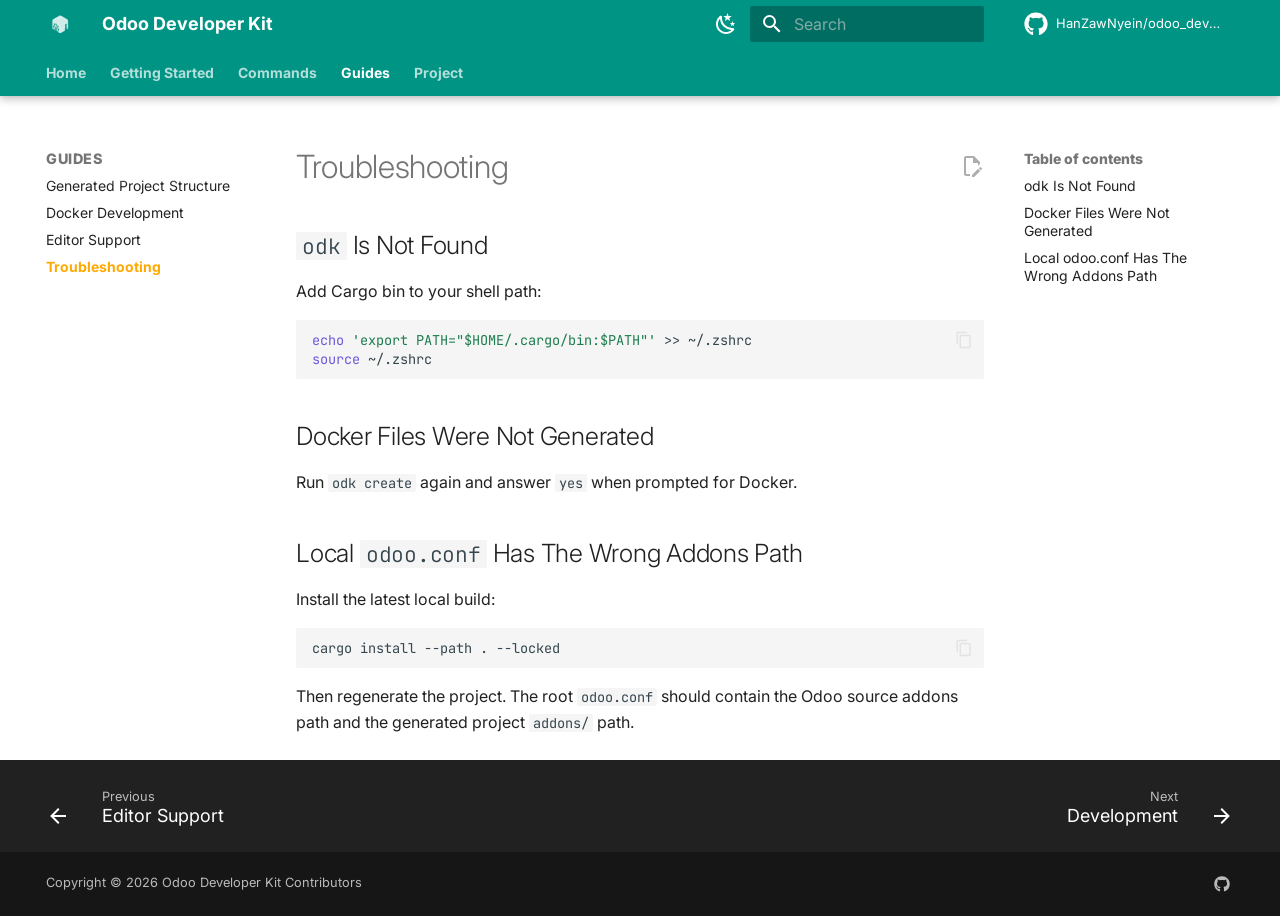
<file: troubleshooting/index.html>
<!doctype html>
<html lang="en" class="no-js">
  <head>
    
      <meta charset="utf-8">
      <meta name="viewport" content="width=device-width,initial-scale=1">
      
        <meta name="description" content="A Flutter-like developer toolkit for professional Odoo development environments.">
      
      
      
        <link rel="canonical" href="https://hanzawnyein.github.io/odoo_developer_kit/troubleshooting/">
      
      
        <link rel="prev" href="../editors/">
      
      
        <link rel="next" href="../development/">
      
      
        
      
      
      <link rel="icon" href="../assets/images/logo.png">
      <meta name="generator" content="mkdocs-1.6.1, mkdocs-material-9.7.6">
    
    
      
        <title>Troubleshooting - Odoo Developer Kit</title>
      
    
    
      <link rel="stylesheet" href="../assets/stylesheets/main.484c7ddc.min.css">
      
        
        <link rel="stylesheet" href="../assets/stylesheets/palette.ab4e12ef.min.css">
      
      


    
    
      
    
    
      
        
        
        <link rel="preconnect" href="https://fonts.gstatic.com" crossorigin>
        <link rel="stylesheet" href="https://fonts.googleapis.com/css?family=Inter:300,300i,400,400i,700,700i%7CJetBrains+Mono:400,400i,700,700i&display=fallback">
        <style>:root{--md-text-font:"Inter";--md-code-font:"JetBrains Mono"}</style>
      
    
    
      <link rel="stylesheet" href="../assets/stylesheets/extra.css">
    
    <script>__md_scope=new URL("..",location),__md_hash=e=>[...e].reduce(((e,_)=>(e<<5)-e+_.charCodeAt(0)),0),__md_get=(e,_=localStorage,t=__md_scope)=>JSON.parse(_.getItem(t.pathname+"."+e)),__md_set=(e,_,t=localStorage,a=__md_scope)=>{try{t.setItem(a.pathname+"."+e,JSON.stringify(_))}catch(e){}}</script>
    
      

    
    
  </head>
  
  
    
    
      
    
    
    
    
    <body dir="ltr" data-md-color-scheme="default" data-md-color-primary="teal" data-md-color-accent="amber">
  
    
    <input class="md-toggle" data-md-toggle="drawer" type="checkbox" id="__drawer" autocomplete="off">
    <input class="md-toggle" data-md-toggle="search" type="checkbox" id="__search" autocomplete="off">
    <label class="md-overlay" for="__drawer"></label>
    <div data-md-component="skip">
      
        
        <a href="#troubleshooting" class="md-skip">
          Skip to content
        </a>
      
    </div>
    <div data-md-component="announce">
      
    </div>
    
    
      

  

<header class="md-header md-header--shadow md-header--lifted" data-md-component="header">
  <nav class="md-header__inner md-grid" aria-label="Header">
    <a href=".." title="Odoo Developer Kit" class="md-header__button md-logo" aria-label="Odoo Developer Kit" data-md-component="logo">
      
  <img src="../assets/images/logo.png" alt="logo">

    </a>
    <label class="md-header__button md-icon" for="__drawer">
      
      <svg xmlns="http://www.w3.org/2000/svg" viewBox="0 0 24 24"><path d="M3 6h18v2H3zm0 5h18v2H3zm0 5h18v2H3z"/></svg>
    </label>
    <div class="md-header__title" data-md-component="header-title">
      <div class="md-header__ellipsis">
        <div class="md-header__topic">
          <span class="md-ellipsis">
            Odoo Developer Kit
          </span>
        </div>
        <div class="md-header__topic" data-md-component="header-topic">
          <span class="md-ellipsis">
            
              Troubleshooting
            
          </span>
        </div>
      </div>
    </div>
    
      
        <form class="md-header__option" data-md-component="palette">
  
    
    
    
    <input class="md-option" data-md-color-media="(prefers-color-scheme: light)" data-md-color-scheme="default" data-md-color-primary="teal" data-md-color-accent="amber"  aria-label="Switch to dark mode"  type="radio" name="__palette" id="__palette_0">
    
      <label class="md-header__button md-icon" title="Switch to dark mode" for="__palette_1" hidden>
        <svg xmlns="http://www.w3.org/2000/svg" viewBox="0 0 24 24"><path d="m17.75 4.09-2.53 1.94.91 3.06-2.63-1.81-2.63 1.81.91-3.06-2.53-1.94L12.44 4l1.06-3 1.06 3zm3.5 6.91-1.64 1.25.59 1.98-1.7-1.17-1.7 1.17.59-1.98L15.75 11l2.06-.05L18.5 9l.69 1.95zm-2.28 4.95c.83-.08 1.72 1.1 1.19 1.85-.32.45-.66.87-1.08 1.27C15.17 23 8.84 23 4.94 19.07c-3.91-3.9-3.91-10.24 0-14.14.4-.4.82-.76 1.27-1.08.75-.53 1.93.36 1.85 1.19-.27 2.86.69 5.83 2.89 8.02a9.96 9.96 0 0 0 8.02 2.89m-1.64 2.02a12.08 12.08 0 0 1-7.8-3.47c-2.17-2.19-3.33-5-3.49-7.82-2.81 3.14-2.7 7.96.31 10.98 3.02 3.01 7.84 3.12 10.98.31"/></svg>
      </label>
    
  
    
    
    
    <input class="md-option" data-md-color-media="(prefers-color-scheme: dark)" data-md-color-scheme="slate" data-md-color-primary="teal" data-md-color-accent="amber"  aria-label="Switch to light mode"  type="radio" name="__palette" id="__palette_1">
    
      <label class="md-header__button md-icon" title="Switch to light mode" for="__palette_0" hidden>
        <svg xmlns="http://www.w3.org/2000/svg" viewBox="0 0 24 24"><path d="M12 7a5 5 0 0 1 5 5 5 5 0 0 1-5 5 5 5 0 0 1-5-5 5 5 0 0 1 5-5m0 2a3 3 0 0 0-3 3 3 3 0 0 0 3 3 3 3 0 0 0 3-3 3 3 0 0 0-3-3m0-7 2.39 3.42C13.65 5.15 12.84 5 12 5s-1.65.15-2.39.42zM3.34 7l4.16-.35A7.2 7.2 0 0 0 5.94 8.5c-.44.74-.69 1.5-.83 2.29zm.02 10 1.76-3.77a7.131 7.131 0 0 0 2.38 4.14zM20.65 7l-1.77 3.79a7.02 7.02 0 0 0-2.38-4.15zm-.01 10-4.14.36c.59-.51 1.12-1.14 1.54-1.86.42-.73.69-1.5.83-2.29zM12 22l-2.41-3.44c.74.27 1.55.44 2.41.44.82 0 1.63-.17 2.37-.44z"/></svg>
      </label>
    
  
</form>
      
    
    
      <script>var palette=__md_get("__palette");if(palette&&palette.color){if("(prefers-color-scheme)"===palette.color.media){var media=matchMedia("(prefers-color-scheme: light)"),input=document.querySelector(media.matches?"[data-md-color-media='(prefers-color-scheme: light)']":"[data-md-color-media='(prefers-color-scheme: dark)']");palette.color.media=input.getAttribute("data-md-color-media"),palette.color.scheme=input.getAttribute("data-md-color-scheme"),palette.color.primary=input.getAttribute("data-md-color-primary"),palette.color.accent=input.getAttribute("data-md-color-accent")}for(var[key,value]of Object.entries(palette.color))document.body.setAttribute("data-md-color-"+key,value)}</script>
    
    
    
      
      
        <label class="md-header__button md-icon" for="__search">
          
          <svg xmlns="http://www.w3.org/2000/svg" viewBox="0 0 24 24"><path d="M9.5 3A6.5 6.5 0 0 1 16 9.5c0 1.61-.59 3.09-1.56 4.23l.27.27h.79l5 5-1.5 1.5-5-5v-.79l-.27-.27A6.52 6.52 0 0 1 9.5 16 6.5 6.5 0 0 1 3 9.5 6.5 6.5 0 0 1 9.5 3m0 2C7 5 5 7 5 9.5S7 14 9.5 14 14 12 14 9.5 12 5 9.5 5"/></svg>
        </label>
        <div class="md-search" data-md-component="search" role="dialog">
  <label class="md-search__overlay" for="__search"></label>
  <div class="md-search__inner" role="search">
    <form class="md-search__form" name="search">
      <input type="text" class="md-search__input" name="query" aria-label="Search" placeholder="Search" autocapitalize="off" autocorrect="off" autocomplete="off" spellcheck="false" data-md-component="search-query" required>
      <label class="md-search__icon md-icon" for="__search">
        
        <svg xmlns="http://www.w3.org/2000/svg" viewBox="0 0 24 24"><path d="M9.5 3A6.5 6.5 0 0 1 16 9.5c0 1.61-.59 3.09-1.56 4.23l.27.27h.79l5 5-1.5 1.5-5-5v-.79l-.27-.27A6.52 6.52 0 0 1 9.5 16 6.5 6.5 0 0 1 3 9.5 6.5 6.5 0 0 1 9.5 3m0 2C7 5 5 7 5 9.5S7 14 9.5 14 14 12 14 9.5 12 5 9.5 5"/></svg>
        
        <svg xmlns="http://www.w3.org/2000/svg" viewBox="0 0 24 24"><path d="M20 11v2H8l5.5 5.5-1.42 1.42L4.16 12l7.92-7.92L13.5 5.5 8 11z"/></svg>
      </label>
      <nav class="md-search__options" aria-label="Search">
        
          <a href="javascript:void(0)" class="md-search__icon md-icon" title="Share" aria-label="Share" data-clipboard data-clipboard-text="" data-md-component="search-share" tabindex="-1">
            
            <svg xmlns="http://www.w3.org/2000/svg" viewBox="0 0 24 24"><path d="M18 16.08c-.76 0-1.44.3-1.96.77L8.91 12.7c.05-.23.09-.46.09-.7s-.04-.47-.09-.7l7.05-4.11c.54.5 1.25.81 2.04.81a3 3 0 0 0 3-3 3 3 0 0 0-3-3 3 3 0 0 0-3 3c0 .24.04.47.09.7L8.04 9.81C7.5 9.31 6.79 9 6 9a3 3 0 0 0-3 3 3 3 0 0 0 3 3c.79 0 1.5-.31 2.04-.81l7.12 4.15c-.05.21-.08.43-.08.66 0 1.61 1.31 2.91 2.92 2.91s2.92-1.3 2.92-2.91A2.92 2.92 0 0 0 18 16.08"/></svg>
          </a>
        
        <button type="reset" class="md-search__icon md-icon" title="Clear" aria-label="Clear" tabindex="-1">
          
          <svg xmlns="http://www.w3.org/2000/svg" viewBox="0 0 24 24"><path d="M19 6.41 17.59 5 12 10.59 6.41 5 5 6.41 10.59 12 5 17.59 6.41 19 12 13.41 17.59 19 19 17.59 13.41 12z"/></svg>
        </button>
      </nav>
      
        <div class="md-search__suggest" data-md-component="search-suggest"></div>
      
    </form>
    <div class="md-search__output">
      <div class="md-search__scrollwrap" tabindex="0" data-md-scrollfix>
        <div class="md-search-result" data-md-component="search-result">
          <div class="md-search-result__meta">
            Initializing search
          </div>
          <ol class="md-search-result__list" role="presentation"></ol>
        </div>
      </div>
    </div>
  </div>
</div>
      
    
    
      <div class="md-header__source">
        <a href="https://github.com/HanZawNyein/odoo_developer_kit" title="Go to repository" class="md-source" data-md-component="source">
  <div class="md-source__icon md-icon">
    
    <svg xmlns="http://www.w3.org/2000/svg" viewBox="0 0 512 512"><!--! Font Awesome Free 7.1.0 by @fontawesome - https://fontawesome.com License - https://fontawesome.com/license/free (Icons: CC BY 4.0, Fonts: SIL OFL 1.1, Code: MIT License) Copyright 2025 Fonticons, Inc.--><path d="M173.9 397.4c0 2-2.3 3.6-5.2 3.6-3.3.3-5.6-1.3-5.6-3.6 0-2 2.3-3.6 5.2-3.6 3-.3 5.6 1.3 5.6 3.6m-31.1-4.5c-.7 2 1.3 4.3 4.3 4.9 2.6 1 5.6 0 6.2-2s-1.3-4.3-4.3-5.2c-2.6-.7-5.5.3-6.2 2.3m44.2-1.7c-2.9.7-4.9 2.6-4.6 4.9.3 2 2.9 3.3 5.9 2.6 2.9-.7 4.9-2.6 4.6-4.6-.3-1.9-3-3.2-5.9-2.9M252.8 8C114.1 8 8 113.3 8 252c0 110.9 69.8 205.8 169.5 239.2 12.8 2.3 17.3-5.6 17.3-12.1 0-6.2-.3-40.4-.3-61.4 0 0-70 15-84.7-29.8 0 0-11.4-29.1-27.8-36.6 0 0-22.9-15.7 1.6-15.4 0 0 24.9 2 38.6 25.8 21.9 38.6 58.6 27.5 72.9 20.9 2.3-16 8.8-27.1 16-33.7-55.9-6.2-112.3-14.3-112.3-110.5 0-27.5 7.6-41.3 23.6-58.9-2.6-6.5-11.1-33.3 2.6-67.9 20.9-6.5 69 27 69 27 20-5.6 41.5-8.5 62.8-8.5s42.8 2.9 62.8 8.5c0 0 48.1-33.6 69-27 13.7 34.7 5.2 61.4 2.6 67.9 16 17.7 25.8 31.5 25.8 58.9 0 96.5-58.9 104.2-114.8 110.5 9.2 7.9 17 22.9 17 46.4 0 33.7-.3 75.4-.3 83.6 0 6.5 4.6 14.4 17.3 12.1C436.2 457.8 504 362.9 504 252 504 113.3 391.5 8 252.8 8M105.2 352.9c-1.3 1-1 3.3.7 5.2 1.6 1.6 3.9 2.3 5.2 1 1.3-1 1-3.3-.7-5.2-1.6-1.6-3.9-2.3-5.2-1m-10.8-8.1c-.7 1.3.3 2.9 2.3 3.9 1.6 1 3.6.7 4.3-.7.7-1.3-.3-2.9-2.3-3.9-2-.6-3.6-.3-4.3.7m32.4 35.6c-1.6 1.3-1 4.3 1.3 6.2 2.3 2.3 5.2 2.6 6.5 1 1.3-1.3.7-4.3-1.3-6.2-2.2-2.3-5.2-2.6-6.5-1m-11.4-14.7c-1.6 1-1.6 3.6 0 5.9s4.3 3.3 5.6 2.3c1.6-1.3 1.6-3.9 0-6.2-1.4-2.3-4-3.3-5.6-2"/></svg>
  </div>
  <div class="md-source__repository">
    HanZawNyein/odoo_developer_kit
  </div>
</a>
      </div>
    
  </nav>
  
    
      
<nav class="md-tabs" aria-label="Tabs" data-md-component="tabs">
  <div class="md-grid">
    <ul class="md-tabs__list">
      
        
  
  
  
  
    
    
      <li class="md-tabs__item">
        <a href=".." class="md-tabs__link">
          
  
  
    
  
  Home

        </a>
      </li>
    
  

      
        
  
  
  
  
    
    
      <li class="md-tabs__item">
        <a href="../installation/" class="md-tabs__link">
          
  
  
    
  
  Getting Started

        </a>
      </li>
    
  

      
        
  
  
  
  
    
    
      <li class="md-tabs__item">
        <a href="../doctor/" class="md-tabs__link">
          
  
  
    
  
  Commands

        </a>
      </li>
    
  

      
        
  
  
  
    
  
  
    
    
      <li class="md-tabs__item md-tabs__item--active">
        <a href="../project-structure/" class="md-tabs__link">
          
  
  
    
  
  Guides

        </a>
      </li>
    
  

      
        
  
  
  
  
    
    
      <li class="md-tabs__item">
        <a href="../development/" class="md-tabs__link">
          
  
  
    
  
  Project

        </a>
      </li>
    
  

      
    </ul>
  </div>
</nav>
    
  
</header>
    
    <div class="md-container" data-md-component="container">
      
      
        
      
      <main class="md-main" data-md-component="main">
        <div class="md-main__inner md-grid">
          
            
              
              <div class="md-sidebar md-sidebar--primary" data-md-component="sidebar" data-md-type="navigation" >
                <div class="md-sidebar__scrollwrap">
                  <div class="md-sidebar__inner">
                    


  


<nav class="md-nav md-nav--primary md-nav--lifted" aria-label="Navigation" data-md-level="0">
  <label class="md-nav__title" for="__drawer">
    <a href=".." title="Odoo Developer Kit" class="md-nav__button md-logo" aria-label="Odoo Developer Kit" data-md-component="logo">
      
  <img src="../assets/images/logo.png" alt="logo">

    </a>
    Odoo Developer Kit
  </label>
  
    <div class="md-nav__source">
      <a href="https://github.com/HanZawNyein/odoo_developer_kit" title="Go to repository" class="md-source" data-md-component="source">
  <div class="md-source__icon md-icon">
    
    <svg xmlns="http://www.w3.org/2000/svg" viewBox="0 0 512 512"><!--! Font Awesome Free 7.1.0 by @fontawesome - https://fontawesome.com License - https://fontawesome.com/license/free (Icons: CC BY 4.0, Fonts: SIL OFL 1.1, Code: MIT License) Copyright 2025 Fonticons, Inc.--><path d="M173.9 397.4c0 2-2.3 3.6-5.2 3.6-3.3.3-5.6-1.3-5.6-3.6 0-2 2.3-3.6 5.2-3.6 3-.3 5.6 1.3 5.6 3.6m-31.1-4.5c-.7 2 1.3 4.3 4.3 4.9 2.6 1 5.6 0 6.2-2s-1.3-4.3-4.3-5.2c-2.6-.7-5.5.3-6.2 2.3m44.2-1.7c-2.9.7-4.9 2.6-4.6 4.9.3 2 2.9 3.3 5.9 2.6 2.9-.7 4.9-2.6 4.6-4.6-.3-1.9-3-3.2-5.9-2.9M252.8 8C114.1 8 8 113.3 8 252c0 110.9 69.8 205.8 169.5 239.2 12.8 2.3 17.3-5.6 17.3-12.1 0-6.2-.3-40.4-.3-61.4 0 0-70 15-84.7-29.8 0 0-11.4-29.1-27.8-36.6 0 0-22.9-15.7 1.6-15.4 0 0 24.9 2 38.6 25.8 21.9 38.6 58.6 27.5 72.9 20.9 2.3-16 8.8-27.1 16-33.7-55.9-6.2-112.3-14.3-112.3-110.5 0-27.5 7.6-41.3 23.6-58.9-2.6-6.5-11.1-33.3 2.6-67.9 20.9-6.5 69 27 69 27 20-5.6 41.5-8.5 62.8-8.5s42.8 2.9 62.8 8.5c0 0 48.1-33.6 69-27 13.7 34.7 5.2 61.4 2.6 67.9 16 17.7 25.8 31.5 25.8 58.9 0 96.5-58.9 104.2-114.8 110.5 9.2 7.9 17 22.9 17 46.4 0 33.7-.3 75.4-.3 83.6 0 6.5 4.6 14.4 17.3 12.1C436.2 457.8 504 362.9 504 252 504 113.3 391.5 8 252.8 8M105.2 352.9c-1.3 1-1 3.3.7 5.2 1.6 1.6 3.9 2.3 5.2 1 1.3-1 1-3.3-.7-5.2-1.6-1.6-3.9-2.3-5.2-1m-10.8-8.1c-.7 1.3.3 2.9 2.3 3.9 1.6 1 3.6.7 4.3-.7.7-1.3-.3-2.9-2.3-3.9-2-.6-3.6-.3-4.3.7m32.4 35.6c-1.6 1.3-1 4.3 1.3 6.2 2.3 2.3 5.2 2.6 6.5 1 1.3-1.3.7-4.3-1.3-6.2-2.2-2.3-5.2-2.6-6.5-1m-11.4-14.7c-1.6 1-1.6 3.6 0 5.9s4.3 3.3 5.6 2.3c1.6-1.3 1.6-3.9 0-6.2-1.4-2.3-4-3.3-5.6-2"/></svg>
  </div>
  <div class="md-source__repository">
    HanZawNyein/odoo_developer_kit
  </div>
</a>
    </div>
  
  <ul class="md-nav__list" data-md-scrollfix>
    
      
      
  
  
  
  
    
    
      
        
          
        
      
    
    
    
      
      
        
      
    
    
    <li class="md-nav__item md-nav__item--nested">
      
        
        
        <input class="md-nav__toggle md-toggle " type="checkbox" id="__nav_1" >
        
          
          <div class="md-nav__link md-nav__container">
            <a href=".." class="md-nav__link ">
              
  
  
  <span class="md-ellipsis">
    
  
    Home
  

    
  </span>
  
  

            </a>
            
          </div>
        
        <nav class="md-nav" data-md-level="1" aria-labelledby="__nav_1_label" aria-expanded="false">
          <label class="md-nav__title" for="__nav_1">
            <span class="md-nav__icon md-icon"></span>
            
  
    Home
  

          </label>
          <ul class="md-nav__list" data-md-scrollfix>
            
              
            
          </ul>
        </nav>
      
    </li>
  

    
      
      
  
  
  
  
    
    
      
        
      
        
      
    
    
    
      
      
        
      
    
    
    <li class="md-nav__item md-nav__item--nested">
      
        
        
        <input class="md-nav__toggle md-toggle " type="checkbox" id="__nav_2" >
        
          
          <label class="md-nav__link" for="__nav_2" id="__nav_2_label" tabindex="0">
            
  
  
  <span class="md-ellipsis">
    
  
    Getting Started
  

    
  </span>
  
  

            <span class="md-nav__icon md-icon"></span>
          </label>
        
        <nav class="md-nav" data-md-level="1" aria-labelledby="__nav_2_label" aria-expanded="false">
          <label class="md-nav__title" for="__nav_2">
            <span class="md-nav__icon md-icon"></span>
            
  
    Getting Started
  

          </label>
          <ul class="md-nav__list" data-md-scrollfix>
            
              
                
  
  
  
  
    <li class="md-nav__item">
      <a href="../installation/" class="md-nav__link">
        
  
  
  <span class="md-ellipsis">
    
  
    Installation
  

    
  </span>
  
  

      </a>
    </li>
  

              
            
              
                
  
  
  
  
    <li class="md-nav__item">
      <a href="../quickstart/" class="md-nav__link">
        
  
  
  <span class="md-ellipsis">
    
  
    Quickstart
  

    
  </span>
  
  

      </a>
    </li>
  

              
            
          </ul>
        </nav>
      
    </li>
  

    
      
      
  
  
  
  
    
    
      
        
      
        
      
        
      
    
    
    
      
      
        
      
    
    
    <li class="md-nav__item md-nav__item--nested">
      
        
        
        <input class="md-nav__toggle md-toggle " type="checkbox" id="__nav_3" >
        
          
          <label class="md-nav__link" for="__nav_3" id="__nav_3_label" tabindex="0">
            
  
  
  <span class="md-ellipsis">
    
  
    Commands
  

    
  </span>
  
  

            <span class="md-nav__icon md-icon"></span>
          </label>
        
        <nav class="md-nav" data-md-level="1" aria-labelledby="__nav_3_label" aria-expanded="false">
          <label class="md-nav__title" for="__nav_3">
            <span class="md-nav__icon md-icon"></span>
            
  
    Commands
  

          </label>
          <ul class="md-nav__list" data-md-scrollfix>
            
              
                
  
  
  
  
    <li class="md-nav__item">
      <a href="../doctor/" class="md-nav__link">
        
  
  
  <span class="md-ellipsis">
    
  
    Doctor
  

    
  </span>
  
  

      </a>
    </li>
  

              
            
              
                
  
  
  
  
    <li class="md-nav__item">
      <a href="../create/" class="md-nav__link">
        
  
  
  <span class="md-ellipsis">
    
  
    Create
  

    
  </span>
  
  

      </a>
    </li>
  

              
            
              
                
  
  
  
  
    <li class="md-nav__item">
      <a href="../upgrade/" class="md-nav__link">
        
  
  
  <span class="md-ellipsis">
    
  
    Upgrade
  

    
  </span>
  
  

      </a>
    </li>
  

              
            
          </ul>
        </nav>
      
    </li>
  

    
      
      
  
  
    
  
  
  
    
    
      
        
      
        
      
        
      
        
      
    
    
    
      
        
        
      
      
        
      
    
    
    <li class="md-nav__item md-nav__item--active md-nav__item--section md-nav__item--nested">
      
        
        
        <input class="md-nav__toggle md-toggle " type="checkbox" id="__nav_4" checked>
        
          
          <label class="md-nav__link" for="__nav_4" id="__nav_4_label" tabindex="">
            
  
  
  <span class="md-ellipsis">
    
  
    Guides
  

    
  </span>
  
  

            <span class="md-nav__icon md-icon"></span>
          </label>
        
        <nav class="md-nav" data-md-level="1" aria-labelledby="__nav_4_label" aria-expanded="true">
          <label class="md-nav__title" for="__nav_4">
            <span class="md-nav__icon md-icon"></span>
            
  
    Guides
  

          </label>
          <ul class="md-nav__list" data-md-scrollfix>
            
              
                
  
  
  
  
    <li class="md-nav__item">
      <a href="../project-structure/" class="md-nav__link">
        
  
  
  <span class="md-ellipsis">
    
  
    Generated Project Structure
  

    
  </span>
  
  

      </a>
    </li>
  

              
            
              
                
  
  
  
  
    <li class="md-nav__item">
      <a href="../docker/" class="md-nav__link">
        
  
  
  <span class="md-ellipsis">
    
  
    Docker Development
  

    
  </span>
  
  

      </a>
    </li>
  

              
            
              
                
  
  
  
  
    <li class="md-nav__item">
      <a href="../editors/" class="md-nav__link">
        
  
  
  <span class="md-ellipsis">
    
  
    Editor Support
  

    
  </span>
  
  

      </a>
    </li>
  

              
            
              
                
  
  
    
  
  
  
    <li class="md-nav__item md-nav__item--active">
      
      <input class="md-nav__toggle md-toggle" type="checkbox" id="__toc">
      
      
        
      
      
        <label class="md-nav__link md-nav__link--active" for="__toc">
          
  
  
  <span class="md-ellipsis">
    
  
    Troubleshooting
  

    
  </span>
  
  

          <span class="md-nav__icon md-icon"></span>
        </label>
      
      <a href="./" class="md-nav__link md-nav__link--active">
        
  
  
  <span class="md-ellipsis">
    
  
    Troubleshooting
  

    
  </span>
  
  

      </a>
      
        

<nav class="md-nav md-nav--secondary" aria-label="Table of contents">
  
  
  
    
  
  
    <label class="md-nav__title" for="__toc">
      <span class="md-nav__icon md-icon"></span>
      Table of contents
    </label>
    <ul class="md-nav__list" data-md-component="toc" data-md-scrollfix>
      
        <li class="md-nav__item">
  <a href="#odk-is-not-found" class="md-nav__link">
    <span class="md-ellipsis">
      
        odk Is Not Found
      
    </span>
  </a>
  
</li>
      
        <li class="md-nav__item">
  <a href="#docker-files-were-not-generated" class="md-nav__link">
    <span class="md-ellipsis">
      
        Docker Files Were Not Generated
      
    </span>
  </a>
  
</li>
      
        <li class="md-nav__item">
  <a href="#local-odooconf-has-the-wrong-addons-path" class="md-nav__link">
    <span class="md-ellipsis">
      
        Local odoo.conf Has The Wrong Addons Path
      
    </span>
  </a>
  
</li>
      
    </ul>
  
</nav>
      
    </li>
  

              
            
          </ul>
        </nav>
      
    </li>
  

    
      
      
  
  
  
  
    
    
      
        
      
        
      
        
      
    
    
    
      
      
        
      
    
    
    <li class="md-nav__item md-nav__item--nested">
      
        
        
        <input class="md-nav__toggle md-toggle " type="checkbox" id="__nav_5" >
        
          
          <label class="md-nav__link" for="__nav_5" id="__nav_5_label" tabindex="0">
            
  
  
  <span class="md-ellipsis">
    
  
    Project
  

    
  </span>
  
  

            <span class="md-nav__icon md-icon"></span>
          </label>
        
        <nav class="md-nav" data-md-level="1" aria-labelledby="__nav_5_label" aria-expanded="false">
          <label class="md-nav__title" for="__nav_5">
            <span class="md-nav__icon md-icon"></span>
            
  
    Project
  

          </label>
          <ul class="md-nav__list" data-md-scrollfix>
            
              
                
  
  
  
  
    <li class="md-nav__item">
      <a href="../development/" class="md-nav__link">
        
  
  
  <span class="md-ellipsis">
    
  
    Development
  

    
  </span>
  
  

      </a>
    </li>
  

              
            
              
                
  
  
  
  
    <li class="md-nav__item">
      <a href="../release/" class="md-nav__link">
        
  
  
  <span class="md-ellipsis">
    
  
    Release
  

    
  </span>
  
  

      </a>
    </li>
  

              
            
              
                
  
  
  
  
    <li class="md-nav__item">
      <a href="../publishing/" class="md-nav__link">
        
  
  
  <span class="md-ellipsis">
    
  
    Publishing Documentation
  

    
  </span>
  
  

      </a>
    </li>
  

              
            
          </ul>
        </nav>
      
    </li>
  

    
  </ul>
</nav>
                  </div>
                </div>
              </div>
            
            
              
              <div class="md-sidebar md-sidebar--secondary" data-md-component="sidebar" data-md-type="toc" >
                <div class="md-sidebar__scrollwrap">
                  <div class="md-sidebar__inner">
                    

<nav class="md-nav md-nav--secondary" aria-label="Table of contents">
  
  
  
    
  
  
    <label class="md-nav__title" for="__toc">
      <span class="md-nav__icon md-icon"></span>
      Table of contents
    </label>
    <ul class="md-nav__list" data-md-component="toc" data-md-scrollfix>
      
        <li class="md-nav__item">
  <a href="#odk-is-not-found" class="md-nav__link">
    <span class="md-ellipsis">
      
        odk Is Not Found
      
    </span>
  </a>
  
</li>
      
        <li class="md-nav__item">
  <a href="#docker-files-were-not-generated" class="md-nav__link">
    <span class="md-ellipsis">
      
        Docker Files Were Not Generated
      
    </span>
  </a>
  
</li>
      
        <li class="md-nav__item">
  <a href="#local-odooconf-has-the-wrong-addons-path" class="md-nav__link">
    <span class="md-ellipsis">
      
        Local odoo.conf Has The Wrong Addons Path
      
    </span>
  </a>
  
</li>
      
    </ul>
  
</nav>
                  </div>
                </div>
              </div>
            
          
          
            <div class="md-content" data-md-component="content">
              
                




              
              <article class="md-content__inner md-typeset">
                
                  


  
    <a href="https://github.com/HanZawNyein/odoo_developer_kit/edit/main/docs/troubleshooting.md" title="Edit this page" class="md-content__button md-icon" rel="edit">
      
      <svg xmlns="http://www.w3.org/2000/svg" viewBox="0 0 24 24"><path d="M10 20H6V4h7v5h5v3.1l2-2V8l-6-6H6c-1.1 0-2 .9-2 2v16c0 1.1.9 2 2 2h4zm10.2-7c.1 0 .3.1.4.2l1.3 1.3c.2.2.2.6 0 .8l-1 1-2.1-2.1 1-1c.1-.1.2-.2.4-.2m0 3.9L14.1 23H12v-2.1l6.1-6.1z"/></svg>
    </a>
  
  


<h1 id="troubleshooting">Troubleshooting<a class="headerlink" href="#troubleshooting" title="Permanent link">&para;</a></h1>
<h2 id="odk-is-not-found"><code>odk</code> Is Not Found<a class="headerlink" href="#odk-is-not-found" title="Permanent link">&para;</a></h2>
<p>Add Cargo bin to your shell path:</p>
<div class="language-bash highlight"><pre><span></span><code><span id="__span-0-1"><a id="__codelineno-0-1" name="__codelineno-0-1" href="#__codelineno-0-1"></a><span class="nb">echo</span><span class="w"> </span><span class="s1">&#39;export PATH=&quot;$HOME/.cargo/bin:$PATH&quot;&#39;</span><span class="w"> </span>&gt;&gt;<span class="w"> </span>~/.zshrc
</span><span id="__span-0-2"><a id="__codelineno-0-2" name="__codelineno-0-2" href="#__codelineno-0-2"></a><span class="nb">source</span><span class="w"> </span>~/.zshrc
</span></code></pre></div>
<h2 id="docker-files-were-not-generated">Docker Files Were Not Generated<a class="headerlink" href="#docker-files-were-not-generated" title="Permanent link">&para;</a></h2>
<p>Run <code>odk create</code> again and answer <code>yes</code> when prompted for Docker.</p>
<h2 id="local-odooconf-has-the-wrong-addons-path">Local <code>odoo.conf</code> Has The Wrong Addons Path<a class="headerlink" href="#local-odooconf-has-the-wrong-addons-path" title="Permanent link">&para;</a></h2>
<p>Install the latest local build:</p>
<div class="language-bash highlight"><pre><span></span><code><span id="__span-1-1"><a id="__codelineno-1-1" name="__codelineno-1-1" href="#__codelineno-1-1"></a>cargo<span class="w"> </span>install<span class="w"> </span>--path<span class="w"> </span>.<span class="w"> </span>--locked
</span></code></pre></div>
<p>Then regenerate the project. The root <code>odoo.conf</code> should contain the Odoo source addons path and the generated project <code>addons/</code> path.</p>












                
              </article>
            </div>
          
          
  <script>var tabs=__md_get("__tabs");if(Array.isArray(tabs))e:for(var set of document.querySelectorAll(".tabbed-set")){var labels=set.querySelector(".tabbed-labels");for(var tab of tabs)for(var label of labels.getElementsByTagName("label"))if(label.innerText.trim()===tab){var input=document.getElementById(label.htmlFor);input.checked=!0;continue e}}</script>

<script>var target=document.getElementById(location.hash.slice(1));target&&target.name&&(target.checked=target.name.startsWith("__tabbed_"))</script>
        </div>
        
          <button type="button" class="md-top md-icon" data-md-component="top" hidden>
  
  <svg xmlns="http://www.w3.org/2000/svg" viewBox="0 0 24 24"><path d="M13 20h-2V8l-5.5 5.5-1.42-1.42L12 4.16l7.92 7.92-1.42 1.42L13 8z"/></svg>
  Back to top
</button>
        
      </main>
      
        <footer class="md-footer">
  
    
      
      <nav class="md-footer__inner md-grid" aria-label="Footer" >
        
          
          <a href="../editors/" class="md-footer__link md-footer__link--prev" aria-label="Previous: Editor Support">
            <div class="md-footer__button md-icon">
              
              <svg xmlns="http://www.w3.org/2000/svg" viewBox="0 0 24 24"><path d="M20 11v2H8l5.5 5.5-1.42 1.42L4.16 12l7.92-7.92L13.5 5.5 8 11z"/></svg>
            </div>
            <div class="md-footer__title">
              <span class="md-footer__direction">
                Previous
              </span>
              <div class="md-ellipsis">
                Editor Support
              </div>
            </div>
          </a>
        
        
          
          <a href="../development/" class="md-footer__link md-footer__link--next" aria-label="Next: Development">
            <div class="md-footer__title">
              <span class="md-footer__direction">
                Next
              </span>
              <div class="md-ellipsis">
                Development
              </div>
            </div>
            <div class="md-footer__button md-icon">
              
              <svg xmlns="http://www.w3.org/2000/svg" viewBox="0 0 24 24"><path d="M4 11v2h12l-5.5 5.5 1.42 1.42L19.84 12l-7.92-7.92L10.5 5.5 16 11z"/></svg>
            </div>
          </a>
        
      </nav>
    
  
  <div class="md-footer-meta md-typeset">
    <div class="md-footer-meta__inner md-grid">
      <div class="md-copyright">
  
    <div class="md-copyright__highlight">
      Copyright &copy; 2026 Odoo Developer Kit Contributors
    </div>
  
  
</div>
      
        
<div class="md-social">
  
    
    
    
    
    <a href="https://github.com/HanZawNyein/odoo_developer_kit" target="_blank" rel="noopener" title="ODK on GitHub" class="md-social__link">
      <svg xmlns="http://www.w3.org/2000/svg" viewBox="0 0 512 512"><!--! Font Awesome Free 7.1.0 by @fontawesome - https://fontawesome.com License - https://fontawesome.com/license/free (Icons: CC BY 4.0, Fonts: SIL OFL 1.1, Code: MIT License) Copyright 2025 Fonticons, Inc.--><path d="M173.9 397.4c0 2-2.3 3.6-5.2 3.6-3.3.3-5.6-1.3-5.6-3.6 0-2 2.3-3.6 5.2-3.6 3-.3 5.6 1.3 5.6 3.6m-31.1-4.5c-.7 2 1.3 4.3 4.3 4.9 2.6 1 5.6 0 6.2-2s-1.3-4.3-4.3-5.2c-2.6-.7-5.5.3-6.2 2.3m44.2-1.7c-2.9.7-4.9 2.6-4.6 4.9.3 2 2.9 3.3 5.9 2.6 2.9-.7 4.9-2.6 4.6-4.6-.3-1.9-3-3.2-5.9-2.9M252.8 8C114.1 8 8 113.3 8 252c0 110.9 69.8 205.8 169.5 239.2 12.8 2.3 17.3-5.6 17.3-12.1 0-6.2-.3-40.4-.3-61.4 0 0-70 15-84.7-29.8 0 0-11.4-29.1-27.8-36.6 0 0-22.9-15.7 1.6-15.4 0 0 24.9 2 38.6 25.8 21.9 38.6 58.6 27.5 72.9 20.9 2.3-16 8.8-27.1 16-33.7-55.9-6.2-112.3-14.3-112.3-110.5 0-27.5 7.6-41.3 23.6-58.9-2.6-6.5-11.1-33.3 2.6-67.9 20.9-6.5 69 27 69 27 20-5.6 41.5-8.5 62.8-8.5s42.8 2.9 62.8 8.5c0 0 48.1-33.6 69-27 13.7 34.7 5.2 61.4 2.6 67.9 16 17.7 25.8 31.5 25.8 58.9 0 96.5-58.9 104.2-114.8 110.5 9.2 7.9 17 22.9 17 46.4 0 33.7-.3 75.4-.3 83.6 0 6.5 4.6 14.4 17.3 12.1C436.2 457.8 504 362.9 504 252 504 113.3 391.5 8 252.8 8M105.2 352.9c-1.3 1-1 3.3.7 5.2 1.6 1.6 3.9 2.3 5.2 1 1.3-1 1-3.3-.7-5.2-1.6-1.6-3.9-2.3-5.2-1m-10.8-8.1c-.7 1.3.3 2.9 2.3 3.9 1.6 1 3.6.7 4.3-.7.7-1.3-.3-2.9-2.3-3.9-2-.6-3.6-.3-4.3.7m32.4 35.6c-1.6 1.3-1 4.3 1.3 6.2 2.3 2.3 5.2 2.6 6.5 1 1.3-1.3.7-4.3-1.3-6.2-2.2-2.3-5.2-2.6-6.5-1m-11.4-14.7c-1.6 1-1.6 3.6 0 5.9s4.3 3.3 5.6 2.3c1.6-1.3 1.6-3.9 0-6.2-1.4-2.3-4-3.3-5.6-2"/></svg>
    </a>
  
</div>
      
    </div>
  </div>
</footer>
      
    </div>
    <div class="md-dialog" data-md-component="dialog">
      <div class="md-dialog__inner md-typeset"></div>
    </div>
    
      <div class="md-progress" data-md-component="progress" role="progressbar"></div>
    
    
    
      
      
      <script id="__config" type="application/json">{"annotate": null, "base": "..", "features": ["announce.dismiss", "content.action.edit", "content.code.annotate", "content.code.copy", "content.tabs.link", "navigation.footer", "navigation.indexes", "navigation.instant", "navigation.instant.progress", "navigation.path", "navigation.tabs.sticky", "navigation.tracking", "navigation.sections", "navigation.tabs", "navigation.top", "search.highlight", "search.share", "search.suggest", "toc.follow"], "search": "../assets/javascripts/workers/search.2c215733.min.js", "tags": null, "translations": {"clipboard.copied": "Copied to clipboard", "clipboard.copy": "Copy to clipboard", "search.result.more.one": "1 more on this page", "search.result.more.other": "# more on this page", "search.result.none": "No matching documents", "search.result.one": "1 matching document", "search.result.other": "# matching documents", "search.result.placeholder": "Type to start searching", "search.result.term.missing": "Missing", "select.version": "Select version"}, "version": null}</script>
    
    
      <script src="../assets/javascripts/bundle.79ae519e.min.js"></script>
      
    
  </body>
</html>
</file>
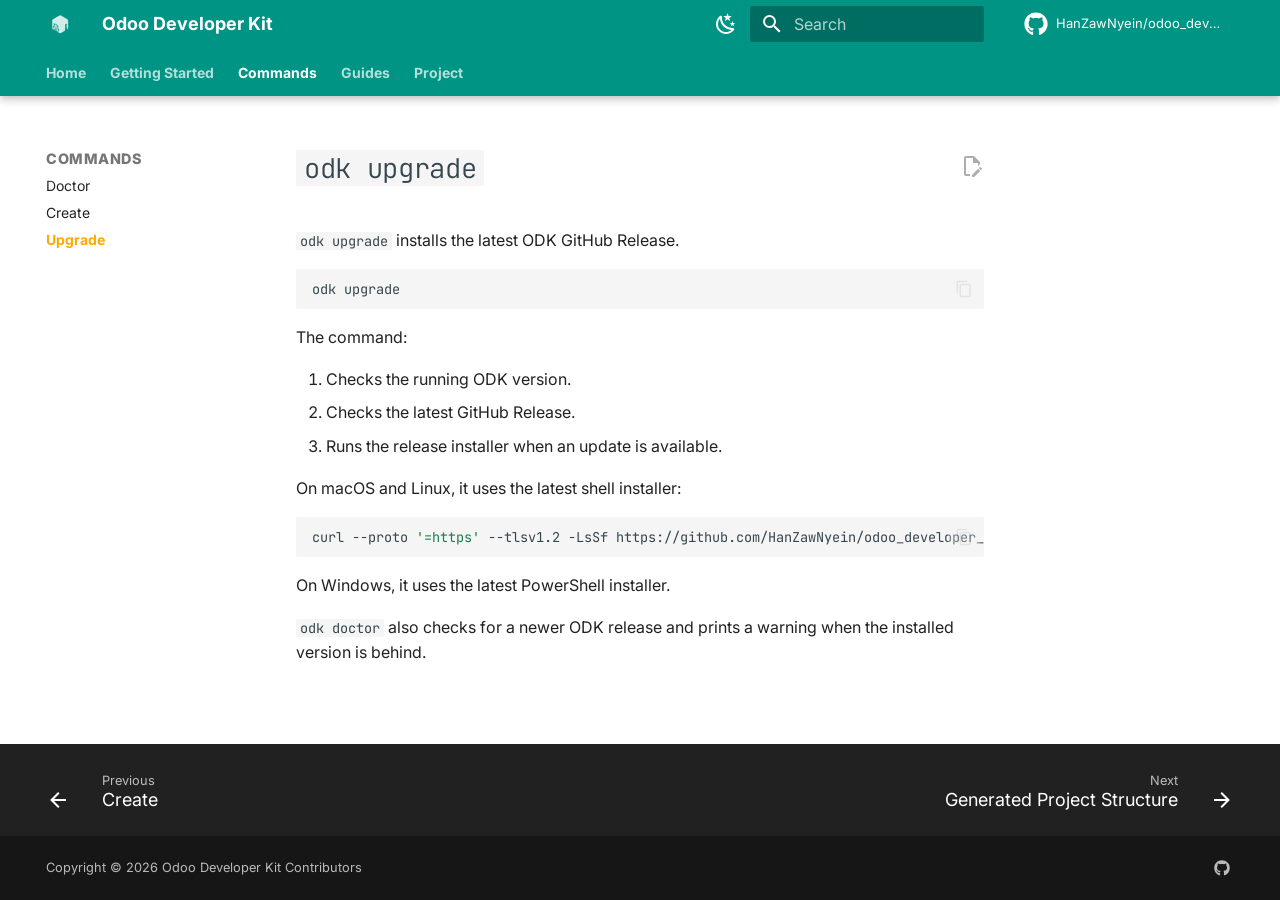
<file: upgrade/index.html>
<!doctype html>
<html lang="en" class="no-js">
  <head>
    
      <meta charset="utf-8">
      <meta name="viewport" content="width=device-width,initial-scale=1">
      
        <meta name="description" content="A Flutter-like developer toolkit for professional Odoo development environments.">
      
      
      
        <link rel="canonical" href="https://hanzawnyein.github.io/odoo_developer_kit/upgrade/">
      
      
        <link rel="prev" href="../create/">
      
      
        <link rel="next" href="../project-structure/">
      
      
        
      
      
      <link rel="icon" href="../assets/images/logo.png">
      <meta name="generator" content="mkdocs-1.6.1, mkdocs-material-9.7.6">
    
    
      
        <title>Upgrade - Odoo Developer Kit</title>
      
    
    
      <link rel="stylesheet" href="../assets/stylesheets/main.484c7ddc.min.css">
      
        
        <link rel="stylesheet" href="../assets/stylesheets/palette.ab4e12ef.min.css">
      
      


    
    
      
    
    
      
        
        
        <link rel="preconnect" href="https://fonts.gstatic.com" crossorigin>
        <link rel="stylesheet" href="https://fonts.googleapis.com/css?family=Inter:300,300i,400,400i,700,700i%7CJetBrains+Mono:400,400i,700,700i&display=fallback">
        <style>:root{--md-text-font:"Inter";--md-code-font:"JetBrains Mono"}</style>
      
    
    
      <link rel="stylesheet" href="../assets/stylesheets/extra.css">
    
    <script>__md_scope=new URL("..",location),__md_hash=e=>[...e].reduce(((e,_)=>(e<<5)-e+_.charCodeAt(0)),0),__md_get=(e,_=localStorage,t=__md_scope)=>JSON.parse(_.getItem(t.pathname+"."+e)),__md_set=(e,_,t=localStorage,a=__md_scope)=>{try{t.setItem(a.pathname+"."+e,JSON.stringify(_))}catch(e){}}</script>
    
      

    
    
  </head>
  
  
    
    
      
    
    
    
    
    <body dir="ltr" data-md-color-scheme="default" data-md-color-primary="teal" data-md-color-accent="amber">
  
    
    <input class="md-toggle" data-md-toggle="drawer" type="checkbox" id="__drawer" autocomplete="off">
    <input class="md-toggle" data-md-toggle="search" type="checkbox" id="__search" autocomplete="off">
    <label class="md-overlay" for="__drawer"></label>
    <div data-md-component="skip">
      
        
        <a href="#odk-upgrade" class="md-skip">
          Skip to content
        </a>
      
    </div>
    <div data-md-component="announce">
      
    </div>
    
    
      

  

<header class="md-header md-header--shadow md-header--lifted" data-md-component="header">
  <nav class="md-header__inner md-grid" aria-label="Header">
    <a href=".." title="Odoo Developer Kit" class="md-header__button md-logo" aria-label="Odoo Developer Kit" data-md-component="logo">
      
  <img src="../assets/images/logo.png" alt="logo">

    </a>
    <label class="md-header__button md-icon" for="__drawer">
      
      <svg xmlns="http://www.w3.org/2000/svg" viewBox="0 0 24 24"><path d="M3 6h18v2H3zm0 5h18v2H3zm0 5h18v2H3z"/></svg>
    </label>
    <div class="md-header__title" data-md-component="header-title">
      <div class="md-header__ellipsis">
        <div class="md-header__topic">
          <span class="md-ellipsis">
            Odoo Developer Kit
          </span>
        </div>
        <div class="md-header__topic" data-md-component="header-topic">
          <span class="md-ellipsis">
            
              Upgrade
            
          </span>
        </div>
      </div>
    </div>
    
      
        <form class="md-header__option" data-md-component="palette">
  
    
    
    
    <input class="md-option" data-md-color-media="(prefers-color-scheme: light)" data-md-color-scheme="default" data-md-color-primary="teal" data-md-color-accent="amber"  aria-label="Switch to dark mode"  type="radio" name="__palette" id="__palette_0">
    
      <label class="md-header__button md-icon" title="Switch to dark mode" for="__palette_1" hidden>
        <svg xmlns="http://www.w3.org/2000/svg" viewBox="0 0 24 24"><path d="m17.75 4.09-2.53 1.94.91 3.06-2.63-1.81-2.63 1.81.91-3.06-2.53-1.94L12.44 4l1.06-3 1.06 3zm3.5 6.91-1.64 1.25.59 1.98-1.7-1.17-1.7 1.17.59-1.98L15.75 11l2.06-.05L18.5 9l.69 1.95zm-2.28 4.95c.83-.08 1.72 1.1 1.19 1.85-.32.45-.66.87-1.08 1.27C15.17 23 8.84 23 4.94 19.07c-3.91-3.9-3.91-10.24 0-14.14.4-.4.82-.76 1.27-1.08.75-.53 1.93.36 1.85 1.19-.27 2.86.69 5.83 2.89 8.02a9.96 9.96 0 0 0 8.02 2.89m-1.64 2.02a12.08 12.08 0 0 1-7.8-3.47c-2.17-2.19-3.33-5-3.49-7.82-2.81 3.14-2.7 7.96.31 10.98 3.02 3.01 7.84 3.12 10.98.31"/></svg>
      </label>
    
  
    
    
    
    <input class="md-option" data-md-color-media="(prefers-color-scheme: dark)" data-md-color-scheme="slate" data-md-color-primary="teal" data-md-color-accent="amber"  aria-label="Switch to light mode"  type="radio" name="__palette" id="__palette_1">
    
      <label class="md-header__button md-icon" title="Switch to light mode" for="__palette_0" hidden>
        <svg xmlns="http://www.w3.org/2000/svg" viewBox="0 0 24 24"><path d="M12 7a5 5 0 0 1 5 5 5 5 0 0 1-5 5 5 5 0 0 1-5-5 5 5 0 0 1 5-5m0 2a3 3 0 0 0-3 3 3 3 0 0 0 3 3 3 3 0 0 0 3-3 3 3 0 0 0-3-3m0-7 2.39 3.42C13.65 5.15 12.84 5 12 5s-1.65.15-2.39.42zM3.34 7l4.16-.35A7.2 7.2 0 0 0 5.94 8.5c-.44.74-.69 1.5-.83 2.29zm.02 10 1.76-3.77a7.131 7.131 0 0 0 2.38 4.14zM20.65 7l-1.77 3.79a7.02 7.02 0 0 0-2.38-4.15zm-.01 10-4.14.36c.59-.51 1.12-1.14 1.54-1.86.42-.73.69-1.5.83-2.29zM12 22l-2.41-3.44c.74.27 1.55.44 2.41.44.82 0 1.63-.17 2.37-.44z"/></svg>
      </label>
    
  
</form>
      
    
    
      <script>var palette=__md_get("__palette");if(palette&&palette.color){if("(prefers-color-scheme)"===palette.color.media){var media=matchMedia("(prefers-color-scheme: light)"),input=document.querySelector(media.matches?"[data-md-color-media='(prefers-color-scheme: light)']":"[data-md-color-media='(prefers-color-scheme: dark)']");palette.color.media=input.getAttribute("data-md-color-media"),palette.color.scheme=input.getAttribute("data-md-color-scheme"),palette.color.primary=input.getAttribute("data-md-color-primary"),palette.color.accent=input.getAttribute("data-md-color-accent")}for(var[key,value]of Object.entries(palette.color))document.body.setAttribute("data-md-color-"+key,value)}</script>
    
    
    
      
      
        <label class="md-header__button md-icon" for="__search">
          
          <svg xmlns="http://www.w3.org/2000/svg" viewBox="0 0 24 24"><path d="M9.5 3A6.5 6.5 0 0 1 16 9.5c0 1.61-.59 3.09-1.56 4.23l.27.27h.79l5 5-1.5 1.5-5-5v-.79l-.27-.27A6.52 6.52 0 0 1 9.5 16 6.5 6.5 0 0 1 3 9.5 6.5 6.5 0 0 1 9.5 3m0 2C7 5 5 7 5 9.5S7 14 9.5 14 14 12 14 9.5 12 5 9.5 5"/></svg>
        </label>
        <div class="md-search" data-md-component="search" role="dialog">
  <label class="md-search__overlay" for="__search"></label>
  <div class="md-search__inner" role="search">
    <form class="md-search__form" name="search">
      <input type="text" class="md-search__input" name="query" aria-label="Search" placeholder="Search" autocapitalize="off" autocorrect="off" autocomplete="off" spellcheck="false" data-md-component="search-query" required>
      <label class="md-search__icon md-icon" for="__search">
        
        <svg xmlns="http://www.w3.org/2000/svg" viewBox="0 0 24 24"><path d="M9.5 3A6.5 6.5 0 0 1 16 9.5c0 1.61-.59 3.09-1.56 4.23l.27.27h.79l5 5-1.5 1.5-5-5v-.79l-.27-.27A6.52 6.52 0 0 1 9.5 16 6.5 6.5 0 0 1 3 9.5 6.5 6.5 0 0 1 9.5 3m0 2C7 5 5 7 5 9.5S7 14 9.5 14 14 12 14 9.5 12 5 9.5 5"/></svg>
        
        <svg xmlns="http://www.w3.org/2000/svg" viewBox="0 0 24 24"><path d="M20 11v2H8l5.5 5.5-1.42 1.42L4.16 12l7.92-7.92L13.5 5.5 8 11z"/></svg>
      </label>
      <nav class="md-search__options" aria-label="Search">
        
          <a href="javascript:void(0)" class="md-search__icon md-icon" title="Share" aria-label="Share" data-clipboard data-clipboard-text="" data-md-component="search-share" tabindex="-1">
            
            <svg xmlns="http://www.w3.org/2000/svg" viewBox="0 0 24 24"><path d="M18 16.08c-.76 0-1.44.3-1.96.77L8.91 12.7c.05-.23.09-.46.09-.7s-.04-.47-.09-.7l7.05-4.11c.54.5 1.25.81 2.04.81a3 3 0 0 0 3-3 3 3 0 0 0-3-3 3 3 0 0 0-3 3c0 .24.04.47.09.7L8.04 9.81C7.5 9.31 6.79 9 6 9a3 3 0 0 0-3 3 3 3 0 0 0 3 3c.79 0 1.5-.31 2.04-.81l7.12 4.15c-.05.21-.08.43-.08.66 0 1.61 1.31 2.91 2.92 2.91s2.92-1.3 2.92-2.91A2.92 2.92 0 0 0 18 16.08"/></svg>
          </a>
        
        <button type="reset" class="md-search__icon md-icon" title="Clear" aria-label="Clear" tabindex="-1">
          
          <svg xmlns="http://www.w3.org/2000/svg" viewBox="0 0 24 24"><path d="M19 6.41 17.59 5 12 10.59 6.41 5 5 6.41 10.59 12 5 17.59 6.41 19 12 13.41 17.59 19 19 17.59 13.41 12z"/></svg>
        </button>
      </nav>
      
        <div class="md-search__suggest" data-md-component="search-suggest"></div>
      
    </form>
    <div class="md-search__output">
      <div class="md-search__scrollwrap" tabindex="0" data-md-scrollfix>
        <div class="md-search-result" data-md-component="search-result">
          <div class="md-search-result__meta">
            Initializing search
          </div>
          <ol class="md-search-result__list" role="presentation"></ol>
        </div>
      </div>
    </div>
  </div>
</div>
      
    
    
      <div class="md-header__source">
        <a href="https://github.com/HanZawNyein/odoo_developer_kit" title="Go to repository" class="md-source" data-md-component="source">
  <div class="md-source__icon md-icon">
    
    <svg xmlns="http://www.w3.org/2000/svg" viewBox="0 0 512 512"><!--! Font Awesome Free 7.1.0 by @fontawesome - https://fontawesome.com License - https://fontawesome.com/license/free (Icons: CC BY 4.0, Fonts: SIL OFL 1.1, Code: MIT License) Copyright 2025 Fonticons, Inc.--><path d="M173.9 397.4c0 2-2.3 3.6-5.2 3.6-3.3.3-5.6-1.3-5.6-3.6 0-2 2.3-3.6 5.2-3.6 3-.3 5.6 1.3 5.6 3.6m-31.1-4.5c-.7 2 1.3 4.3 4.3 4.9 2.6 1 5.6 0 6.2-2s-1.3-4.3-4.3-5.2c-2.6-.7-5.5.3-6.2 2.3m44.2-1.7c-2.9.7-4.9 2.6-4.6 4.9.3 2 2.9 3.3 5.9 2.6 2.9-.7 4.9-2.6 4.6-4.6-.3-1.9-3-3.2-5.9-2.9M252.8 8C114.1 8 8 113.3 8 252c0 110.9 69.8 205.8 169.5 239.2 12.8 2.3 17.3-5.6 17.3-12.1 0-6.2-.3-40.4-.3-61.4 0 0-70 15-84.7-29.8 0 0-11.4-29.1-27.8-36.6 0 0-22.9-15.7 1.6-15.4 0 0 24.9 2 38.6 25.8 21.9 38.6 58.6 27.5 72.9 20.9 2.3-16 8.8-27.1 16-33.7-55.9-6.2-112.3-14.3-112.3-110.5 0-27.5 7.6-41.3 23.6-58.9-2.6-6.5-11.1-33.3 2.6-67.9 20.9-6.5 69 27 69 27 20-5.6 41.5-8.5 62.8-8.5s42.8 2.9 62.8 8.5c0 0 48.1-33.6 69-27 13.7 34.7 5.2 61.4 2.6 67.9 16 17.7 25.8 31.5 25.8 58.9 0 96.5-58.9 104.2-114.8 110.5 9.2 7.9 17 22.9 17 46.4 0 33.7-.3 75.4-.3 83.6 0 6.5 4.6 14.4 17.3 12.1C436.2 457.8 504 362.9 504 252 504 113.3 391.5 8 252.8 8M105.2 352.9c-1.3 1-1 3.3.7 5.2 1.6 1.6 3.9 2.3 5.2 1 1.3-1 1-3.3-.7-5.2-1.6-1.6-3.9-2.3-5.2-1m-10.8-8.1c-.7 1.3.3 2.9 2.3 3.9 1.6 1 3.6.7 4.3-.7.7-1.3-.3-2.9-2.3-3.9-2-.6-3.6-.3-4.3.7m32.4 35.6c-1.6 1.3-1 4.3 1.3 6.2 2.3 2.3 5.2 2.6 6.5 1 1.3-1.3.7-4.3-1.3-6.2-2.2-2.3-5.2-2.6-6.5-1m-11.4-14.7c-1.6 1-1.6 3.6 0 5.9s4.3 3.3 5.6 2.3c1.6-1.3 1.6-3.9 0-6.2-1.4-2.3-4-3.3-5.6-2"/></svg>
  </div>
  <div class="md-source__repository">
    HanZawNyein/odoo_developer_kit
  </div>
</a>
      </div>
    
  </nav>
  
    
      
<nav class="md-tabs" aria-label="Tabs" data-md-component="tabs">
  <div class="md-grid">
    <ul class="md-tabs__list">
      
        
  
  
  
  
    
    
      <li class="md-tabs__item">
        <a href=".." class="md-tabs__link">
          
  
  
    
  
  Home

        </a>
      </li>
    
  

      
        
  
  
  
  
    
    
      <li class="md-tabs__item">
        <a href="../installation/" class="md-tabs__link">
          
  
  
    
  
  Getting Started

        </a>
      </li>
    
  

      
        
  
  
  
    
  
  
    
    
      <li class="md-tabs__item md-tabs__item--active">
        <a href="../doctor/" class="md-tabs__link">
          
  
  
    
  
  Commands

        </a>
      </li>
    
  

      
        
  
  
  
  
    
    
      <li class="md-tabs__item">
        <a href="../project-structure/" class="md-tabs__link">
          
  
  
    
  
  Guides

        </a>
      </li>
    
  

      
        
  
  
  
  
    
    
      <li class="md-tabs__item">
        <a href="../development/" class="md-tabs__link">
          
  
  
    
  
  Project

        </a>
      </li>
    
  

      
    </ul>
  </div>
</nav>
    
  
</header>
    
    <div class="md-container" data-md-component="container">
      
      
        
      
      <main class="md-main" data-md-component="main">
        <div class="md-main__inner md-grid">
          
            
              
              <div class="md-sidebar md-sidebar--primary" data-md-component="sidebar" data-md-type="navigation" >
                <div class="md-sidebar__scrollwrap">
                  <div class="md-sidebar__inner">
                    


  


<nav class="md-nav md-nav--primary md-nav--lifted" aria-label="Navigation" data-md-level="0">
  <label class="md-nav__title" for="__drawer">
    <a href=".." title="Odoo Developer Kit" class="md-nav__button md-logo" aria-label="Odoo Developer Kit" data-md-component="logo">
      
  <img src="../assets/images/logo.png" alt="logo">

    </a>
    Odoo Developer Kit
  </label>
  
    <div class="md-nav__source">
      <a href="https://github.com/HanZawNyein/odoo_developer_kit" title="Go to repository" class="md-source" data-md-component="source">
  <div class="md-source__icon md-icon">
    
    <svg xmlns="http://www.w3.org/2000/svg" viewBox="0 0 512 512"><!--! Font Awesome Free 7.1.0 by @fontawesome - https://fontawesome.com License - https://fontawesome.com/license/free (Icons: CC BY 4.0, Fonts: SIL OFL 1.1, Code: MIT License) Copyright 2025 Fonticons, Inc.--><path d="M173.9 397.4c0 2-2.3 3.6-5.2 3.6-3.3.3-5.6-1.3-5.6-3.6 0-2 2.3-3.6 5.2-3.6 3-.3 5.6 1.3 5.6 3.6m-31.1-4.5c-.7 2 1.3 4.3 4.3 4.9 2.6 1 5.6 0 6.2-2s-1.3-4.3-4.3-5.2c-2.6-.7-5.5.3-6.2 2.3m44.2-1.7c-2.9.7-4.9 2.6-4.6 4.9.3 2 2.9 3.3 5.9 2.6 2.9-.7 4.9-2.6 4.6-4.6-.3-1.9-3-3.2-5.9-2.9M252.8 8C114.1 8 8 113.3 8 252c0 110.9 69.8 205.8 169.5 239.2 12.8 2.3 17.3-5.6 17.3-12.1 0-6.2-.3-40.4-.3-61.4 0 0-70 15-84.7-29.8 0 0-11.4-29.1-27.8-36.6 0 0-22.9-15.7 1.6-15.4 0 0 24.9 2 38.6 25.8 21.9 38.6 58.6 27.5 72.9 20.9 2.3-16 8.8-27.1 16-33.7-55.9-6.2-112.3-14.3-112.3-110.5 0-27.5 7.6-41.3 23.6-58.9-2.6-6.5-11.1-33.3 2.6-67.9 20.9-6.5 69 27 69 27 20-5.6 41.5-8.5 62.8-8.5s42.8 2.9 62.8 8.5c0 0 48.1-33.6 69-27 13.7 34.7 5.2 61.4 2.6 67.9 16 17.7 25.8 31.5 25.8 58.9 0 96.5-58.9 104.2-114.8 110.5 9.2 7.9 17 22.9 17 46.4 0 33.7-.3 75.4-.3 83.6 0 6.5 4.6 14.4 17.3 12.1C436.2 457.8 504 362.9 504 252 504 113.3 391.5 8 252.8 8M105.2 352.9c-1.3 1-1 3.3.7 5.2 1.6 1.6 3.9 2.3 5.2 1 1.3-1 1-3.3-.7-5.2-1.6-1.6-3.9-2.3-5.2-1m-10.8-8.1c-.7 1.3.3 2.9 2.3 3.9 1.6 1 3.6.7 4.3-.7.7-1.3-.3-2.9-2.3-3.9-2-.6-3.6-.3-4.3.7m32.4 35.6c-1.6 1.3-1 4.3 1.3 6.2 2.3 2.3 5.2 2.6 6.5 1 1.3-1.3.7-4.3-1.3-6.2-2.2-2.3-5.2-2.6-6.5-1m-11.4-14.7c-1.6 1-1.6 3.6 0 5.9s4.3 3.3 5.6 2.3c1.6-1.3 1.6-3.9 0-6.2-1.4-2.3-4-3.3-5.6-2"/></svg>
  </div>
  <div class="md-source__repository">
    HanZawNyein/odoo_developer_kit
  </div>
</a>
    </div>
  
  <ul class="md-nav__list" data-md-scrollfix>
    
      
      
  
  
  
  
    
    
      
        
          
        
      
    
    
    
      
      
        
      
    
    
    <li class="md-nav__item md-nav__item--nested">
      
        
        
        <input class="md-nav__toggle md-toggle " type="checkbox" id="__nav_1" >
        
          
          <div class="md-nav__link md-nav__container">
            <a href=".." class="md-nav__link ">
              
  
  
  <span class="md-ellipsis">
    
  
    Home
  

    
  </span>
  
  

            </a>
            
          </div>
        
        <nav class="md-nav" data-md-level="1" aria-labelledby="__nav_1_label" aria-expanded="false">
          <label class="md-nav__title" for="__nav_1">
            <span class="md-nav__icon md-icon"></span>
            
  
    Home
  

          </label>
          <ul class="md-nav__list" data-md-scrollfix>
            
              
            
          </ul>
        </nav>
      
    </li>
  

    
      
      
  
  
  
  
    
    
      
        
      
        
      
    
    
    
      
      
        
      
    
    
    <li class="md-nav__item md-nav__item--nested">
      
        
        
        <input class="md-nav__toggle md-toggle " type="checkbox" id="__nav_2" >
        
          
          <label class="md-nav__link" for="__nav_2" id="__nav_2_label" tabindex="0">
            
  
  
  <span class="md-ellipsis">
    
  
    Getting Started
  

    
  </span>
  
  

            <span class="md-nav__icon md-icon"></span>
          </label>
        
        <nav class="md-nav" data-md-level="1" aria-labelledby="__nav_2_label" aria-expanded="false">
          <label class="md-nav__title" for="__nav_2">
            <span class="md-nav__icon md-icon"></span>
            
  
    Getting Started
  

          </label>
          <ul class="md-nav__list" data-md-scrollfix>
            
              
                
  
  
  
  
    <li class="md-nav__item">
      <a href="../installation/" class="md-nav__link">
        
  
  
  <span class="md-ellipsis">
    
  
    Installation
  

    
  </span>
  
  

      </a>
    </li>
  

              
            
              
                
  
  
  
  
    <li class="md-nav__item">
      <a href="../quickstart/" class="md-nav__link">
        
  
  
  <span class="md-ellipsis">
    
  
    Quickstart
  

    
  </span>
  
  

      </a>
    </li>
  

              
            
          </ul>
        </nav>
      
    </li>
  

    
      
      
  
  
    
  
  
  
    
    
      
        
      
        
      
        
      
    
    
    
      
        
        
      
      
        
      
    
    
    <li class="md-nav__item md-nav__item--active md-nav__item--section md-nav__item--nested">
      
        
        
        <input class="md-nav__toggle md-toggle " type="checkbox" id="__nav_3" checked>
        
          
          <label class="md-nav__link" for="__nav_3" id="__nav_3_label" tabindex="">
            
  
  
  <span class="md-ellipsis">
    
  
    Commands
  

    
  </span>
  
  

            <span class="md-nav__icon md-icon"></span>
          </label>
        
        <nav class="md-nav" data-md-level="1" aria-labelledby="__nav_3_label" aria-expanded="true">
          <label class="md-nav__title" for="__nav_3">
            <span class="md-nav__icon md-icon"></span>
            
  
    Commands
  

          </label>
          <ul class="md-nav__list" data-md-scrollfix>
            
              
                
  
  
  
  
    <li class="md-nav__item">
      <a href="../doctor/" class="md-nav__link">
        
  
  
  <span class="md-ellipsis">
    
  
    Doctor
  

    
  </span>
  
  

      </a>
    </li>
  

              
            
              
                
  
  
  
  
    <li class="md-nav__item">
      <a href="../create/" class="md-nav__link">
        
  
  
  <span class="md-ellipsis">
    
  
    Create
  

    
  </span>
  
  

      </a>
    </li>
  

              
            
              
                
  
  
    
  
  
  
    <li class="md-nav__item md-nav__item--active">
      
      <input class="md-nav__toggle md-toggle" type="checkbox" id="__toc">
      
      
        
      
      
      <a href="./" class="md-nav__link md-nav__link--active">
        
  
  
  <span class="md-ellipsis">
    
  
    Upgrade
  

    
  </span>
  
  

      </a>
      
    </li>
  

              
            
          </ul>
        </nav>
      
    </li>
  

    
      
      
  
  
  
  
    
    
      
        
      
        
      
        
      
        
      
    
    
    
      
      
        
      
    
    
    <li class="md-nav__item md-nav__item--nested">
      
        
        
        <input class="md-nav__toggle md-toggle " type="checkbox" id="__nav_4" >
        
          
          <label class="md-nav__link" for="__nav_4" id="__nav_4_label" tabindex="0">
            
  
  
  <span class="md-ellipsis">
    
  
    Guides
  

    
  </span>
  
  

            <span class="md-nav__icon md-icon"></span>
          </label>
        
        <nav class="md-nav" data-md-level="1" aria-labelledby="__nav_4_label" aria-expanded="false">
          <label class="md-nav__title" for="__nav_4">
            <span class="md-nav__icon md-icon"></span>
            
  
    Guides
  

          </label>
          <ul class="md-nav__list" data-md-scrollfix>
            
              
                
  
  
  
  
    <li class="md-nav__item">
      <a href="../project-structure/" class="md-nav__link">
        
  
  
  <span class="md-ellipsis">
    
  
    Generated Project Structure
  

    
  </span>
  
  

      </a>
    </li>
  

              
            
              
                
  
  
  
  
    <li class="md-nav__item">
      <a href="../docker/" class="md-nav__link">
        
  
  
  <span class="md-ellipsis">
    
  
    Docker Development
  

    
  </span>
  
  

      </a>
    </li>
  

              
            
              
                
  
  
  
  
    <li class="md-nav__item">
      <a href="../editors/" class="md-nav__link">
        
  
  
  <span class="md-ellipsis">
    
  
    Editor Support
  

    
  </span>
  
  

      </a>
    </li>
  

              
            
              
                
  
  
  
  
    <li class="md-nav__item">
      <a href="../troubleshooting/" class="md-nav__link">
        
  
  
  <span class="md-ellipsis">
    
  
    Troubleshooting
  

    
  </span>
  
  

      </a>
    </li>
  

              
            
          </ul>
        </nav>
      
    </li>
  

    
      
      
  
  
  
  
    
    
      
        
      
        
      
        
      
    
    
    
      
      
        
      
    
    
    <li class="md-nav__item md-nav__item--nested">
      
        
        
        <input class="md-nav__toggle md-toggle " type="checkbox" id="__nav_5" >
        
          
          <label class="md-nav__link" for="__nav_5" id="__nav_5_label" tabindex="0">
            
  
  
  <span class="md-ellipsis">
    
  
    Project
  

    
  </span>
  
  

            <span class="md-nav__icon md-icon"></span>
          </label>
        
        <nav class="md-nav" data-md-level="1" aria-labelledby="__nav_5_label" aria-expanded="false">
          <label class="md-nav__title" for="__nav_5">
            <span class="md-nav__icon md-icon"></span>
            
  
    Project
  

          </label>
          <ul class="md-nav__list" data-md-scrollfix>
            
              
                
  
  
  
  
    <li class="md-nav__item">
      <a href="../development/" class="md-nav__link">
        
  
  
  <span class="md-ellipsis">
    
  
    Development
  

    
  </span>
  
  

      </a>
    </li>
  

              
            
              
                
  
  
  
  
    <li class="md-nav__item">
      <a href="../release/" class="md-nav__link">
        
  
  
  <span class="md-ellipsis">
    
  
    Release
  

    
  </span>
  
  

      </a>
    </li>
  

              
            
              
                
  
  
  
  
    <li class="md-nav__item">
      <a href="../publishing/" class="md-nav__link">
        
  
  
  <span class="md-ellipsis">
    
  
    Publishing Documentation
  

    
  </span>
  
  

      </a>
    </li>
  

              
            
          </ul>
        </nav>
      
    </li>
  

    
  </ul>
</nav>
                  </div>
                </div>
              </div>
            
            
              
              <div class="md-sidebar md-sidebar--secondary" data-md-component="sidebar" data-md-type="toc" >
                <div class="md-sidebar__scrollwrap">
                  <div class="md-sidebar__inner">
                    

<nav class="md-nav md-nav--secondary" aria-label="Table of contents">
  
  
  
    
  
  
</nav>
                  </div>
                </div>
              </div>
            
          
          
            <div class="md-content" data-md-component="content">
              
                




              
              <article class="md-content__inner md-typeset">
                
                  


  
    <a href="https://github.com/HanZawNyein/odoo_developer_kit/edit/main/docs/upgrade.md" title="Edit this page" class="md-content__button md-icon" rel="edit">
      
      <svg xmlns="http://www.w3.org/2000/svg" viewBox="0 0 24 24"><path d="M10 20H6V4h7v5h5v3.1l2-2V8l-6-6H6c-1.1 0-2 .9-2 2v16c0 1.1.9 2 2 2h4zm10.2-7c.1 0 .3.1.4.2l1.3 1.3c.2.2.2.6 0 .8l-1 1-2.1-2.1 1-1c.1-.1.2-.2.4-.2m0 3.9L14.1 23H12v-2.1l6.1-6.1z"/></svg>
    </a>
  
  


<h1 id="odk-upgrade"><code>odk upgrade</code><a class="headerlink" href="#odk-upgrade" title="Permanent link">&para;</a></h1>
<p><code>odk upgrade</code> installs the latest ODK GitHub Release.</p>
<div class="language-bash highlight"><pre><span></span><code><span id="__span-0-1"><a id="__codelineno-0-1" name="__codelineno-0-1" href="#__codelineno-0-1"></a>odk<span class="w"> </span>upgrade
</span></code></pre></div>
<p>The command:</p>
<ol>
<li>Checks the running ODK version.</li>
<li>Checks the latest GitHub Release.</li>
<li>Runs the release installer when an update is available.</li>
</ol>
<p>On macOS and Linux, it uses the latest shell installer:</p>
<div class="language-bash highlight"><pre><span></span><code><span id="__span-1-1"><a id="__codelineno-1-1" name="__codelineno-1-1" href="#__codelineno-1-1"></a>curl<span class="w"> </span>--proto<span class="w"> </span><span class="s1">&#39;=https&#39;</span><span class="w"> </span>--tlsv1.2<span class="w"> </span>-LsSf<span class="w"> </span>https://github.com/HanZawNyein/odoo_developer_kit/releases/latest/download/odoo-developer-kit-installer.sh<span class="w"> </span><span class="p">|</span><span class="w"> </span>sh
</span></code></pre></div>
<p>On Windows, it uses the latest PowerShell installer.</p>
<p><code>odk doctor</code> also checks for a newer ODK release and prints a warning when the installed version is behind.</p>












                
              </article>
            </div>
          
          
  <script>var tabs=__md_get("__tabs");if(Array.isArray(tabs))e:for(var set of document.querySelectorAll(".tabbed-set")){var labels=set.querySelector(".tabbed-labels");for(var tab of tabs)for(var label of labels.getElementsByTagName("label"))if(label.innerText.trim()===tab){var input=document.getElementById(label.htmlFor);input.checked=!0;continue e}}</script>

<script>var target=document.getElementById(location.hash.slice(1));target&&target.name&&(target.checked=target.name.startsWith("__tabbed_"))</script>
        </div>
        
          <button type="button" class="md-top md-icon" data-md-component="top" hidden>
  
  <svg xmlns="http://www.w3.org/2000/svg" viewBox="0 0 24 24"><path d="M13 20h-2V8l-5.5 5.5-1.42-1.42L12 4.16l7.92 7.92-1.42 1.42L13 8z"/></svg>
  Back to top
</button>
        
      </main>
      
        <footer class="md-footer">
  
    
      
      <nav class="md-footer__inner md-grid" aria-label="Footer" >
        
          
          <a href="../create/" class="md-footer__link md-footer__link--prev" aria-label="Previous: Create">
            <div class="md-footer__button md-icon">
              
              <svg xmlns="http://www.w3.org/2000/svg" viewBox="0 0 24 24"><path d="M20 11v2H8l5.5 5.5-1.42 1.42L4.16 12l7.92-7.92L13.5 5.5 8 11z"/></svg>
            </div>
            <div class="md-footer__title">
              <span class="md-footer__direction">
                Previous
              </span>
              <div class="md-ellipsis">
                Create
              </div>
            </div>
          </a>
        
        
          
          <a href="../project-structure/" class="md-footer__link md-footer__link--next" aria-label="Next: Generated Project Structure">
            <div class="md-footer__title">
              <span class="md-footer__direction">
                Next
              </span>
              <div class="md-ellipsis">
                Generated Project Structure
              </div>
            </div>
            <div class="md-footer__button md-icon">
              
              <svg xmlns="http://www.w3.org/2000/svg" viewBox="0 0 24 24"><path d="M4 11v2h12l-5.5 5.5 1.42 1.42L19.84 12l-7.92-7.92L10.5 5.5 16 11z"/></svg>
            </div>
          </a>
        
      </nav>
    
  
  <div class="md-footer-meta md-typeset">
    <div class="md-footer-meta__inner md-grid">
      <div class="md-copyright">
  
    <div class="md-copyright__highlight">
      Copyright &copy; 2026 Odoo Developer Kit Contributors
    </div>
  
  
</div>
      
        
<div class="md-social">
  
    
    
    
    
    <a href="https://github.com/HanZawNyein/odoo_developer_kit" target="_blank" rel="noopener" title="ODK on GitHub" class="md-social__link">
      <svg xmlns="http://www.w3.org/2000/svg" viewBox="0 0 512 512"><!--! Font Awesome Free 7.1.0 by @fontawesome - https://fontawesome.com License - https://fontawesome.com/license/free (Icons: CC BY 4.0, Fonts: SIL OFL 1.1, Code: MIT License) Copyright 2025 Fonticons, Inc.--><path d="M173.9 397.4c0 2-2.3 3.6-5.2 3.6-3.3.3-5.6-1.3-5.6-3.6 0-2 2.3-3.6 5.2-3.6 3-.3 5.6 1.3 5.6 3.6m-31.1-4.5c-.7 2 1.3 4.3 4.3 4.9 2.6 1 5.6 0 6.2-2s-1.3-4.3-4.3-5.2c-2.6-.7-5.5.3-6.2 2.3m44.2-1.7c-2.9.7-4.9 2.6-4.6 4.9.3 2 2.9 3.3 5.9 2.6 2.9-.7 4.9-2.6 4.6-4.6-.3-1.9-3-3.2-5.9-2.9M252.8 8C114.1 8 8 113.3 8 252c0 110.9 69.8 205.8 169.5 239.2 12.8 2.3 17.3-5.6 17.3-12.1 0-6.2-.3-40.4-.3-61.4 0 0-70 15-84.7-29.8 0 0-11.4-29.1-27.8-36.6 0 0-22.9-15.7 1.6-15.4 0 0 24.9 2 38.6 25.8 21.9 38.6 58.6 27.5 72.9 20.9 2.3-16 8.8-27.1 16-33.7-55.9-6.2-112.3-14.3-112.3-110.5 0-27.5 7.6-41.3 23.6-58.9-2.6-6.5-11.1-33.3 2.6-67.9 20.9-6.5 69 27 69 27 20-5.6 41.5-8.5 62.8-8.5s42.8 2.9 62.8 8.5c0 0 48.1-33.6 69-27 13.7 34.7 5.2 61.4 2.6 67.9 16 17.7 25.8 31.5 25.8 58.9 0 96.5-58.9 104.2-114.8 110.5 9.2 7.9 17 22.9 17 46.4 0 33.7-.3 75.4-.3 83.6 0 6.5 4.6 14.4 17.3 12.1C436.2 457.8 504 362.9 504 252 504 113.3 391.5 8 252.8 8M105.2 352.9c-1.3 1-1 3.3.7 5.2 1.6 1.6 3.9 2.3 5.2 1 1.3-1 1-3.3-.7-5.2-1.6-1.6-3.9-2.3-5.2-1m-10.8-8.1c-.7 1.3.3 2.9 2.3 3.9 1.6 1 3.6.7 4.3-.7.7-1.3-.3-2.9-2.3-3.9-2-.6-3.6-.3-4.3.7m32.4 35.6c-1.6 1.3-1 4.3 1.3 6.2 2.3 2.3 5.2 2.6 6.5 1 1.3-1.3.7-4.3-1.3-6.2-2.2-2.3-5.2-2.6-6.5-1m-11.4-14.7c-1.6 1-1.6 3.6 0 5.9s4.3 3.3 5.6 2.3c1.6-1.3 1.6-3.9 0-6.2-1.4-2.3-4-3.3-5.6-2"/></svg>
    </a>
  
</div>
      
    </div>
  </div>
</footer>
      
    </div>
    <div class="md-dialog" data-md-component="dialog">
      <div class="md-dialog__inner md-typeset"></div>
    </div>
    
      <div class="md-progress" data-md-component="progress" role="progressbar"></div>
    
    
    
      
      
      <script id="__config" type="application/json">{"annotate": null, "base": "..", "features": ["announce.dismiss", "content.action.edit", "content.code.annotate", "content.code.copy", "content.tabs.link", "navigation.footer", "navigation.indexes", "navigation.instant", "navigation.instant.progress", "navigation.path", "navigation.tabs.sticky", "navigation.tracking", "navigation.sections", "navigation.tabs", "navigation.top", "search.highlight", "search.share", "search.suggest", "toc.follow"], "search": "../assets/javascripts/workers/search.2c215733.min.js", "tags": null, "translations": {"clipboard.copied": "Copied to clipboard", "clipboard.copy": "Copy to clipboard", "search.result.more.one": "1 more on this page", "search.result.more.other": "# more on this page", "search.result.none": "No matching documents", "search.result.one": "1 matching document", "search.result.other": "# matching documents", "search.result.placeholder": "Type to start searching", "search.result.term.missing": "Missing", "select.version": "Select version"}, "version": null}</script>
    
    
      <script src="../assets/javascripts/bundle.79ae519e.min.js"></script>
      
    
  </body>
</html>
</file>
<file: assets/stylesheets/extra.css>
:root {
  --odk-radius: 14px;
  --odk-shadow: 0 18px 55px rgba(15, 23, 42, 0.12);
}

[data-md-color-scheme="default"] {
  --odk-hero-bg: linear-gradient(135deg, #ecfeff 0%, #f8fafc 52%, #fffbeb 100%);
  --odk-card-bg: rgba(255, 255, 255, 0.78);
  --odk-terminal-bg: #102027;
  --odk-terminal-border: rgba(15, 118, 110, 0.18);
}

[data-md-color-scheme="slate"] {
  --odk-hero-bg: linear-gradient(135deg, #0f172a 0%, #102a2d 52%, #33280b 100%);
  --odk-card-bg: rgba(15, 23, 42, 0.72);
  --odk-terminal-bg: #050a0f;
  --odk-terminal-border: rgba(45, 212, 191, 0.25);
}

.md-tabs__link {
  font-weight: 700;
}

.md-nav__title {
  font-weight: 800;
}

.md-nav__item .md-nav__link--active {
  color: var(--md-accent-fg-color);
  font-weight: 700;
}

@media screen and (min-width: 76.25em) {
  .md-sidebar--primary .md-nav__item--section > .md-nav__link {
    color: var(--md-default-fg-color);
    font-size: 0.72rem;
    font-weight: 800;
    letter-spacing: 0.04em;
    text-transform: uppercase;
  }
}

.md-typeset .odk-hero {
  align-items: center;
  background: var(--odk-hero-bg);
  border: 1px solid var(--md-default-fg-color--lightest);
  border-radius: var(--odk-radius);
  box-shadow: var(--odk-shadow);
  display: grid;
  gap: 2rem;
  grid-template-columns: minmax(0, 1.05fr) minmax(280px, 0.95fr);
  margin: 1.5rem 0 2.5rem;
  overflow: hidden;
  padding: clamp(1.4rem, 4vw, 3rem);
}

.md-typeset .odk-eyebrow {
  color: var(--md-accent-fg-color);
  font-size: 0.72rem;
  font-weight: 800;
  letter-spacing: 0.08em;
  margin: 0 0 0.55rem;
  text-transform: uppercase;
}

.md-typeset .odk-hero h1 {
  font-size: clamp(2rem, 5vw, 3.6rem);
  font-weight: 850;
  line-height: 1.02;
  margin: 0;
}

.md-typeset .odk-lead {
  color: var(--md-default-fg-color--light);
  font-size: 1.05rem;
  margin: 1.1rem 0 1.4rem;
  max-width: 42rem;
}

.md-typeset .odk-actions {
  display: flex;
  flex-wrap: wrap;
  gap: 0.7rem;
}

.md-typeset .odk-terminal {
  background: var(--odk-terminal-bg);
  border: 1px solid var(--odk-terminal-border);
  border-radius: var(--odk-radius);
  box-shadow: 0 18px 50px rgba(2, 6, 23, 0.28);
  overflow: hidden;
}

.md-typeset .odk-terminal__bar {
  align-items: center;
  background: rgba(255, 255, 255, 0.06);
  display: flex;
  gap: 0.45rem;
  height: 2rem;
  padding: 0 0.8rem;
}

.md-typeset .odk-terminal__bar span {
  border-radius: 999px;
  display: block;
  height: 0.62rem;
  width: 0.62rem;
}

.md-typeset .odk-terminal__bar span:nth-child(1) {
  background: #fb7185;
}

.md-typeset .odk-terminal__bar span:nth-child(2) {
  background: #fbbf24;
}

.md-typeset .odk-terminal__bar span:nth-child(3) {
  background: #34d399;
}

.md-typeset .odk-terminal pre {
  background: transparent;
  color: #d1fae5;
  margin: 0;
  padding: 1.1rem 1.25rem 1.3rem;
}

.md-typeset .odk-terminal code {
  background: transparent;
  color: inherit;
  font-size: 0.78rem;
}

.md-typeset .odk-grid {
  display: grid;
  gap: 1rem;
  grid-template-columns: repeat(2, minmax(0, 1fr));
  margin: 1.2rem 0 2rem;
}

.md-typeset .odk-card {
  background: var(--odk-card-bg);
  border: 1px solid var(--md-default-fg-color--lightest);
  border-radius: var(--odk-radius);
  padding: 1rem 1.1rem;
}

.md-typeset .odk-card h3 {
  margin-top: 0;
}

.md-typeset .odk-card p {
  margin-bottom: 0;
}

@media screen and (max-width: 900px) {
  .md-typeset .odk-hero,
  .md-typeset .odk-grid {
    grid-template-columns: 1fr;
  }
}
</file>
<file: assets/stylesheets/main.484c7ddc.min.css>
@charset "UTF-8";html{-webkit-text-size-adjust:none;-moz-text-size-adjust:none;text-size-adjust:none;box-sizing:border-box}*,:after,:before{box-sizing:inherit}@media (prefers-reduced-motion){*,:after,:before{transition:none!important}}body{margin:0}a,button,input,label{-webkit-tap-highlight-color:transparent}a{color:inherit;text-decoration:none}hr{border:0;box-sizing:initial;display:block;height:.05rem;overflow:visible;padding:0}small{font-size:80%}sub,sup{line-height:1em}img{border-style:none}table{border-collapse:initial;border-spacing:0}td,th{font-weight:400;vertical-align:top}button{background:#0000;border:0;font-family:inherit;font-size:inherit;margin:0;padding:0}input{border:0;outline:none}:root{--md-primary-fg-color:#4051b5;--md-primary-fg-color--light:#5d6cc0;--md-primary-fg-color--dark:#303fa1;--md-primary-bg-color:#fff;--md-primary-bg-color--light:#ffffffb3;--md-accent-fg-color:#526cfe;--md-accent-fg-color--transparent:#526cfe1a;--md-accent-bg-color:#fff;--md-accent-bg-color--light:#ffffffb3}[data-md-color-scheme=default]{color-scheme:light}[data-md-color-scheme=default] img[src$="#gh-dark-mode-only"],[data-md-color-scheme=default] img[src$="#only-dark"]{display:none}:root,[data-md-color-scheme=default]{--md-hue:225deg;--md-default-fg-color:#000000de;--md-default-fg-color--light:#0000008a;--md-default-fg-color--lighter:#00000052;--md-default-fg-color--lightest:#00000012;--md-default-bg-color:#fff;--md-default-bg-color--light:#ffffffb3;--md-default-bg-color--lighter:#ffffff4d;--md-default-bg-color--lightest:#ffffff1f;--md-code-fg-color:#36464e;--md-code-bg-color:#f5f5f5;--md-code-bg-color--light:#f5f5f5b3;--md-code-bg-color--lighter:#f5f5f54d;--md-code-hl-color:#4287ff;--md-code-hl-color--light:#4287ff1a;--md-code-hl-number-color:#d52a2a;--md-code-hl-special-color:#db1457;--md-code-hl-function-color:#a846b9;--md-code-hl-constant-color:#6e59d9;--md-code-hl-keyword-color:#3f6ec6;--md-code-hl-string-color:#1c7d4d;--md-code-hl-name-color:var(--md-code-fg-color);--md-code-hl-operator-color:var(--md-default-fg-color--light);--md-code-hl-punctuation-color:var(--md-default-fg-color--light);--md-code-hl-comment-color:var(--md-default-fg-color--light);--md-code-hl-generic-color:var(--md-default-fg-color--light);--md-code-hl-variable-color:var(--md-default-fg-color--light);--md-typeset-color:var(--md-default-fg-color);--md-typeset-a-color:var(--md-primary-fg-color);--md-typeset-del-color:#f5503d26;--md-typeset-ins-color:#0bd57026;--md-typeset-kbd-color:#fafafa;--md-typeset-kbd-accent-color:#fff;--md-typeset-kbd-border-color:#b8b8b8;--md-typeset-mark-color:#ffff0080;--md-typeset-table-color:#0000001f;--md-typeset-table-color--light:rgba(0,0,0,.035);--md-admonition-fg-color:var(--md-default-fg-color);--md-admonition-bg-color:var(--md-default-bg-color);--md-warning-fg-color:#000000de;--md-warning-bg-color:#ff9;--md-footer-fg-color:#fff;--md-footer-fg-color--light:#ffffffb3;--md-footer-fg-color--lighter:#ffffff73;--md-footer-bg-color:#000000de;--md-footer-bg-color--dark:#00000052;--md-shadow-z1:0 0.2rem 0.5rem #0000000d,0 0 0.05rem #0000001a;--md-shadow-z2:0 0.2rem 0.5rem #0000001a,0 0 0.05rem #00000040;--md-shadow-z3:0 0.2rem 0.5rem #0003,0 0 0.05rem #00000059}.md-icon svg{fill:currentcolor;display:block;height:1.2rem;width:1.2rem}body{-webkit-font-smoothing:antialiased;-moz-osx-font-smoothing:grayscale;--md-text-font-family:var(--md-text-font,_),-apple-system,BlinkMacSystemFont,Helvetica,Arial,sans-serif;--md-code-font-family:var(--md-code-font,_),SFMono-Regular,Consolas,Menlo,monospace}aside,body,input{font-feature-settings:"kern","liga";color:var(--md-typeset-color);font-family:var(--md-text-font-family)}code,kbd,pre{font-feature-settings:"kern";font-family:var(--md-code-font-family)}:root{--md-typeset-table-sort-icon:url('data:image/svg+xml;charset=utf-8,<svg xmlns="http://www.w3.org/2000/svg" viewBox="0 0 24 24"><path d="m18 21-4-4h3V7h-3l4-4 4 4h-3v10h3M2 19v-2h10v2M2 13v-2h7v2M2 7V5h4v2z"/></svg>');--md-typeset-table-sort-icon--asc:url('data:image/svg+xml;charset=utf-8,<svg xmlns="http://www.w3.org/2000/svg" viewBox="0 0 24 24"><path d="M19 17h3l-4 4-4-4h3V3h2M2 17h10v2H2M6 5v2H2V5m0 6h7v2H2z"/></svg>');--md-typeset-table-sort-icon--desc:url('data:image/svg+xml;charset=utf-8,<svg xmlns="http://www.w3.org/2000/svg" viewBox="0 0 24 24"><path d="M19 7h3l-4-4-4 4h3v14h2M2 17h10v2H2M6 5v2H2V5m0 6h7v2H2z"/></svg>')}.md-typeset{-webkit-print-color-adjust:exact;color-adjust:exact;font-size:.8rem;line-height:1.6;overflow-wrap:break-word}@media print{.md-typeset{font-size:.68rem}}.md-typeset blockquote,.md-typeset dl,.md-typeset figure,.md-typeset ol,.md-typeset pre,.md-typeset ul{margin-bottom:1em;margin-top:1em}.md-typeset h1{color:var(--md-default-fg-color--light);font-size:2em;line-height:1.3;margin:0 0 1.25em}.md-typeset h1,.md-typeset h2{font-weight:300;letter-spacing:-.01em}.md-typeset h2{font-size:1.5625em;line-height:1.4;margin:1.6em 0 .64em}.md-typeset h3{font-size:1.25em;font-weight:400;letter-spacing:-.01em;line-height:1.5;margin:1.6em 0 .8em}.md-typeset h2+h3{margin-top:.8em}.md-typeset h4{font-weight:700;letter-spacing:-.01em;margin:1em 0}.md-typeset h5,.md-typeset h6{color:var(--md-default-fg-color--light);font-size:.8em;font-weight:700;letter-spacing:-.01em;margin:1.25em 0}.md-typeset h5{text-transform:uppercase}.md-typeset h5 code{text-transform:none}.md-typeset hr{border-bottom:.05rem solid var(--md-default-fg-color--lightest);display:flow-root;margin:1.5em 0}.md-typeset a{color:var(--md-typeset-a-color);word-break:break-word}.md-typeset a,.md-typeset a:before{transition:color 125ms}.md-typeset a:focus,.md-typeset a:hover{color:var(--md-accent-fg-color)}.md-typeset a:focus code,.md-typeset a:hover code{background-color:var(--md-accent-fg-color--transparent);color:var(--md-accent-fg-color)}.md-typeset a code{color:var(--md-typeset-a-color)}.md-typeset a.focus-visible{outline-color:var(--md-accent-fg-color);outline-offset:.2rem}.md-typeset code,.md-typeset kbd,.md-typeset pre{color:var(--md-code-fg-color);direction:ltr;font-variant-ligatures:none;transition:background-color 125ms}@media print{.md-typeset code,.md-typeset kbd,.md-typeset pre{white-space:pre-wrap}}.md-typeset code{background-color:var(--md-code-bg-color);border-radius:.1rem;-webkit-box-decoration-break:clone;box-decoration-break:clone;font-size:.85em;padding:0 .2941176471em;transition:color 125ms,background-color 125ms;word-break:break-word}.md-typeset code:not(.focus-visible){-webkit-tap-highlight-color:transparent;outline:none}.md-typeset pre{display:flow-root;line-height:1.4;position:relative}.md-typeset pre>code{-webkit-box-decoration-break:slice;box-decoration-break:slice;box-shadow:none;display:block;margin:0;outline-color:var(--md-accent-fg-color);overflow:auto;padding:.7720588235em 1.1764705882em;scrollbar-color:var(--md-default-fg-color--lighter) #0000;scrollbar-width:thin;touch-action:auto;word-break:normal}.md-typeset pre>code:hover{scrollbar-color:var(--md-accent-fg-color) #0000}.md-typeset pre>code::-webkit-scrollbar{height:.2rem;width:.2rem}.md-typeset pre>code::-webkit-scrollbar-thumb{background-color:var(--md-default-fg-color--lighter)}.md-typeset pre>code::-webkit-scrollbar-thumb:hover{background-color:var(--md-accent-fg-color)}.md-typeset kbd{background-color:var(--md-typeset-kbd-color);border-radius:.1rem;box-shadow:0 .1rem 0 .05rem var(--md-typeset-kbd-border-color),0 .1rem 0 var(--md-typeset-kbd-border-color),0 -.1rem .2rem var(--md-typeset-kbd-accent-color) inset;color:var(--md-default-fg-color);display:inline-block;font-size:.75em;padding:0 .6666666667em;vertical-align:text-top;word-break:break-word}.md-typeset mark{background-color:var(--md-typeset-mark-color);-webkit-box-decoration-break:clone;box-decoration-break:clone;color:inherit;word-break:break-word}.md-typeset abbr{cursor:help;text-decoration:none}.md-typeset [data-preview],.md-typeset abbr{border-bottom:.05rem dotted var(--md-default-fg-color--light)}.md-typeset small{opacity:.75}[dir=ltr] .md-typeset sub,[dir=ltr] .md-typeset sup{margin-left:.078125em}[dir=rtl] .md-typeset sub,[dir=rtl] .md-typeset sup{margin-right:.078125em}[dir=ltr] .md-typeset blockquote{padding-left:.6rem}[dir=rtl] .md-typeset blockquote{padding-right:.6rem}[dir=ltr] .md-typeset blockquote{border-left:.2rem solid var(--md-default-fg-color--lighter)}[dir=rtl] .md-typeset blockquote{border-right:.2rem solid var(--md-default-fg-color--lighter)}.md-typeset blockquote{color:var(--md-default-fg-color--light);margin-left:0;margin-right:0}.md-typeset ul{list-style-type:disc}.md-typeset ul[type]{list-style-type:revert-layer}[dir=ltr] .md-typeset ol,[dir=ltr] .md-typeset ul{margin-left:.625em}[dir=rtl] .md-typeset ol,[dir=rtl] .md-typeset ul{margin-right:.625em}.md-typeset ol,.md-typeset ul{padding:0}.md-typeset ol:not([hidden]),.md-typeset ul:not([hidden]){display:flow-root}.md-typeset ol ol,.md-typeset ul ol{list-style-type:lower-alpha}.md-typeset ol ol ol,.md-typeset ul ol ol{list-style-type:lower-roman}.md-typeset ol ol ol ol,.md-typeset ul ol ol ol{list-style-type:upper-alpha}.md-typeset ol ol ol ol ol,.md-typeset ul ol ol ol ol{list-style-type:upper-roman}.md-typeset ol[type],.md-typeset ul[type]{list-style-type:revert-layer}[dir=ltr] .md-typeset ol li,[dir=ltr] .md-typeset ul li{margin-left:1.25em}[dir=rtl] .md-typeset ol li,[dir=rtl] .md-typeset ul li{margin-right:1.25em}.md-typeset ol li,.md-typeset ul li{margin-bottom:.5em}.md-typeset ol li blockquote,.md-typeset ol li p,.md-typeset ul li blockquote,.md-typeset ul li p{margin:.5em 0}.md-typeset ol li:last-child,.md-typeset ul li:last-child{margin-bottom:0}[dir=ltr] .md-typeset ol li ol,[dir=ltr] .md-typeset ol li ul,[dir=ltr] .md-typeset ul li ol,[dir=ltr] .md-typeset ul li ul{margin-left:.625em}[dir=rtl] .md-typeset ol li ol,[dir=rtl] .md-typeset ol li ul,[dir=rtl] .md-typeset ul li ol,[dir=rtl] .md-typeset ul li ul{margin-right:.625em}.md-typeset ol li ol,.md-typeset ol li ul,.md-typeset ul li ol,.md-typeset ul li ul{margin-bottom:.5em;margin-top:.5em}[dir=ltr] .md-typeset dd{margin-left:1.875em}[dir=rtl] .md-typeset dd{margin-right:1.875em}.md-typeset dd{margin-bottom:1.5em;margin-top:1em}.md-typeset img,.md-typeset svg,.md-typeset video{height:auto;max-width:100%}.md-typeset img[align=left]{margin:1em 1em 1em 0}.md-typeset img[align=right]{margin:1em 0 1em 1em}.md-typeset img[align]:only-child{margin-top:0}.md-typeset figure{display:flow-root;margin:1em auto;max-width:100%;text-align:center;width:fit-content}.md-typeset figure img{display:block;margin:0 auto}.md-typeset figcaption{font-style:italic;margin:1em auto;max-width:24rem}.md-typeset iframe{max-width:100%}.md-typeset table:not([class]){background-color:var(--md-default-bg-color);border:.05rem solid var(--md-typeset-table-color);border-radius:.1rem;display:inline-block;font-size:.64rem;max-width:100%;overflow:auto;touch-action:auto}@media print{.md-typeset table:not([class]){display:table}}.md-typeset table:not([class])+*{margin-top:1.5em}.md-typeset table:not([class]) td>:first-child,.md-typeset table:not([class]) th>:first-child{margin-top:0}.md-typeset table:not([class]) td>:last-child,.md-typeset table:not([class]) th>:last-child{margin-bottom:0}.md-typeset table:not([class]) td:not([align]),.md-typeset table:not([class]) th:not([align]){text-align:left}[dir=rtl] .md-typeset table:not([class]) td:not([align]),[dir=rtl] .md-typeset table:not([class]) th:not([align]){text-align:right}.md-typeset table:not([class]) th{font-weight:700;min-width:5rem;padding:.9375em 1.25em;vertical-align:top}.md-typeset table:not([class]) td{border-top:.05rem solid var(--md-typeset-table-color);padding:.9375em 1.25em;vertical-align:top}.md-typeset table:not([class]) tbody tr{transition:background-color 125ms}.md-typeset table:not([class]) tbody tr:hover{background-color:var(--md-typeset-table-color--light);box-shadow:0 .05rem 0 var(--md-default-bg-color) inset}.md-typeset table:not([class]) a{word-break:normal}.md-typeset table th[role=columnheader]{cursor:pointer}[dir=ltr] .md-typeset table th[role=columnheader]:after{margin-left:.5em}[dir=rtl] .md-typeset table th[role=columnheader]:after{margin-right:.5em}.md-typeset table th[role=columnheader]:after{content:"";display:inline-block;height:1.2em;-webkit-mask-image:var(--md-typeset-table-sort-icon);mask-image:var(--md-typeset-table-sort-icon);-webkit-mask-repeat:no-repeat;mask-repeat:no-repeat;-webkit-mask-size:contain;mask-size:contain;transition:background-color 125ms;vertical-align:text-bottom;width:1.2em}.md-typeset table th[role=columnheader]:hover:after{background-color:var(--md-default-fg-color--lighter)}.md-typeset table th[role=columnheader][aria-sort=ascending]:after{background-color:var(--md-default-fg-color--light);-webkit-mask-image:var(--md-typeset-table-sort-icon--asc);mask-image:var(--md-typeset-table-sort-icon--asc)}.md-typeset table th[role=columnheader][aria-sort=descending]:after{background-color:var(--md-default-fg-color--light);-webkit-mask-image:var(--md-typeset-table-sort-icon--desc);mask-image:var(--md-typeset-table-sort-icon--desc)}.md-typeset__scrollwrap{margin:1em -.8rem;overflow-x:auto;touch-action:auto}.md-typeset__table{display:inline-block;margin-bottom:.5em;padding:0 .8rem}@media print{.md-typeset__table{display:block}}html .md-typeset__table table{display:table;margin:0;overflow:hidden;width:100%}@media screen and (max-width:44.984375em){.md-content__inner>pre{margin:1em -.8rem}.md-content__inner>pre code{border-radius:0}}.md-typeset .md-author{border-radius:100%;display:block;flex-shrink:0;height:1.6rem;overflow:hidden;position:relative;transition:color 125ms,transform 125ms;width:1.6rem}.md-typeset .md-author img{display:block}.md-typeset .md-author--more{background:var(--md-default-fg-color--lightest);color:var(--md-default-fg-color--lighter);font-size:.6rem;font-weight:700;line-height:1.6rem;text-align:center}.md-typeset .md-author--long{height:2.4rem;width:2.4rem}.md-typeset a.md-author{transform:scale(1)}.md-typeset a.md-author img{border-radius:100%;filter:grayscale(100%) opacity(75%);transition:filter 125ms}.md-typeset a.md-author:focus,.md-typeset a.md-author:hover{transform:scale(1.1);z-index:1}.md-typeset a.md-author:focus img,.md-typeset a.md-author:hover img{filter:grayscale(0)}.md-banner{background-color:var(--md-footer-bg-color);color:var(--md-footer-fg-color);overflow:auto}@media print{.md-banner{display:none}}.md-banner--warning{background-color:var(--md-warning-bg-color);color:var(--md-warning-fg-color)}.md-banner__inner{font-size:.7rem;margin:.6rem auto;padding:0 .8rem}[dir=ltr] .md-banner__button{float:right}[dir=rtl] .md-banner__button{float:left}.md-banner__button{color:inherit;cursor:pointer;transition:opacity .25s}.no-js .md-banner__button{display:none}.md-banner__button:hover{opacity:.7}html{font-size:125%;height:100%;overflow-x:hidden}@media screen and (min-width:100em){html{font-size:137.5%}}@media screen and (min-width:125em){html{font-size:150%}}body{background-color:var(--md-default-bg-color);display:flex;flex-direction:column;font-size:.5rem;min-height:100%;position:relative;width:100%}@media print{body{display:block}}@media screen and (max-width:59.984375em){body[data-md-scrolllock]{position:fixed}}.md-grid{margin-left:auto;margin-right:auto;max-width:61rem}.md-container{display:flex;flex-direction:column;flex-grow:1}@media print{.md-container{display:block}}.md-main{flex-grow:1}.md-main__inner{display:flex;height:100%;margin-top:1.5rem}.md-ellipsis{overflow:hidden;text-overflow:ellipsis}.md-toggle{display:none}.md-option{height:0;opacity:0;position:absolute;width:0}.md-option:checked+label:not([hidden]){display:block}.md-option.focus-visible+label{outline-color:var(--md-accent-fg-color);outline-style:auto}.md-skip{background-color:var(--md-default-fg-color);border-radius:.1rem;color:var(--md-default-bg-color);font-size:.64rem;margin:.5rem;opacity:0;outline-color:var(--md-accent-fg-color);padding:.3rem .5rem;position:fixed;transform:translateY(.4rem);z-index:-1}.md-skip:focus{opacity:1;transform:translateY(0);transition:transform .25s cubic-bezier(.4,0,.2,1),opacity 175ms 75ms;z-index:10}@page{margin:25mm}:root{--md-clipboard-icon:url('data:image/svg+xml;charset=utf-8,<svg xmlns="http://www.w3.org/2000/svg" viewBox="0 0 24 24"><path d="M19 21H8V7h11m0-2H8a2 2 0 0 0-2 2v14a2 2 0 0 0 2 2h11a2 2 0 0 0 2-2V7a2 2 0 0 0-2-2m-3-4H4a2 2 0 0 0-2 2v14h2V3h12z"/></svg>')}.md-clipboard{border-radius:.1rem;color:var(--md-default-fg-color--lightest);cursor:pointer;height:1.5em;outline-color:var(--md-accent-fg-color);outline-offset:.1rem;transition:color .25s;width:1.5em;z-index:1}@media print{.md-clipboard{display:none}}.md-clipboard:not(.focus-visible){-webkit-tap-highlight-color:transparent;outline:none}:hover>.md-clipboard{color:var(--md-default-fg-color--light)}.md-clipboard:focus,.md-clipboard:hover{color:var(--md-accent-fg-color)}.md-clipboard:after{background-color:currentcolor;content:"";display:block;height:1.125em;margin:0 auto;-webkit-mask-image:var(--md-clipboard-icon);mask-image:var(--md-clipboard-icon);-webkit-mask-position:center;mask-position:center;-webkit-mask-repeat:no-repeat;mask-repeat:no-repeat;-webkit-mask-size:contain;mask-size:contain;width:1.125em}.md-clipboard--inline{cursor:pointer}.md-clipboard--inline code{transition:color .25s,background-color .25s}.md-clipboard--inline:focus code,.md-clipboard--inline:hover code{background-color:var(--md-accent-fg-color--transparent);color:var(--md-accent-fg-color)}:root{--md-code-select-icon:url('data:image/svg+xml;charset=utf-8,<svg xmlns="http://www.w3.org/2000/svg" viewBox="0 0 24 24"><path d="M19 19h-4v2h4c1.1 0 2-.9 2-2v-4h-2m0-12h-4v2h4v4h2V5c0-1.1-.9-2-2-2M5 5h4V3H5c-1.1 0-2 .9-2 2v4h2m0 6H3v4c0 1.1.9 2 2 2h4v-2H5zm2-4h2v2H7zm4 0h2v2h-2zm4 0h2v2h-2zM7 7h2v2H7zm4 0h2v2h-2zm4 0h2v2h-2zm-8 8h2v2H7zm4 0h2v2h-2zm4 0h2v2h-2z"/></svg>');--md-code-copy-icon:url('data:image/svg+xml;charset=utf-8,<svg xmlns="http://www.w3.org/2000/svg" viewBox="0 0 24 24"><path d="M19 21H8V7h11m0-2H8a2 2 0 0 0-2 2v14a2 2 0 0 0 2 2h11a2 2 0 0 0 2-2V7a2 2 0 0 0-2-2m-3-4H4a2 2 0 0 0-2 2v14h2V3h12z"/></svg>')}.md-typeset .md-code__content{display:grid}.md-code__nav{background-color:var(--md-code-bg-color--lighter);border-radius:.1rem;display:flex;gap:.2rem;padding:.2rem;position:absolute;right:.25em;top:.25em;transition:background-color .25s;z-index:1}:hover>.md-code__nav{background-color:var(--md-code-bg-color--light)}.md-code__button{color:var(--md-default-fg-color--lightest);cursor:pointer;display:block;height:1.5em;outline-color:var(--md-accent-fg-color);outline-offset:.1rem;transition:color .25s;width:1.5em}:hover>*>.md-code__button{color:var(--md-default-fg-color--light)}.md-code__button.focus-visible,.md-code__button:hover{color:var(--md-accent-fg-color)}.md-code__button--active{color:var(--md-default-fg-color)!important}.md-code__button:after{background-color:currentcolor;content:"";display:block;height:1.125em;margin:0 auto;-webkit-mask-position:center;mask-position:center;-webkit-mask-repeat:no-repeat;mask-repeat:no-repeat;-webkit-mask-size:contain;mask-size:contain;width:1.125em}.md-code__button[data-md-type=select]:after{-webkit-mask-image:var(--md-code-select-icon);mask-image:var(--md-code-select-icon)}.md-code__button[data-md-type=copy]:after{-webkit-mask-image:var(--md-code-copy-icon);mask-image:var(--md-code-copy-icon)}@keyframes consent{0%{opacity:0;transform:translateY(100%)}to{opacity:1;transform:translateY(0)}}@keyframes overlay{0%{opacity:0}to{opacity:1}}.md-consent__overlay{animation:overlay .25s both;-webkit-backdrop-filter:blur(.1rem);backdrop-filter:blur(.1rem);background-color:#0000008a;height:100%;opacity:1;position:fixed;top:0;width:100%;z-index:5}.md-consent__inner{animation:consent .5s cubic-bezier(.1,.7,.1,1) both;background-color:var(--md-default-bg-color);border:0;border-radius:.1rem;bottom:0;box-shadow:0 0 .2rem #0000001a,0 .2rem .4rem #0003;max-height:100%;overflow:auto;padding:0;position:fixed;width:100%;z-index:5}.md-consent__form{padding:.8rem}.md-consent__settings{display:none;margin:1em 0}input:checked+.md-consent__settings{display:block}.md-consent__controls{margin-bottom:.8rem}.md-typeset .md-consent__controls .md-button{display:inline}@media screen and (max-width:44.984375em){.md-typeset .md-consent__controls .md-button{display:block;margin-top:.4rem;text-align:center;width:100%}}.md-consent label{cursor:pointer}.md-content{flex-grow:1;min-width:0}.md-content__inner{margin:0 .8rem 1.2rem;padding-top:.6rem}@media screen and (min-width:76.25em){[dir=ltr] .md-sidebar--primary:not([hidden])~.md-content>.md-content__inner{margin-left:1.2rem}[dir=ltr] .md-sidebar--secondary:not([hidden])~.md-content>.md-content__inner,[dir=rtl] .md-sidebar--primary:not([hidden])~.md-content>.md-content__inner{margin-right:1.2rem}[dir=rtl] .md-sidebar--secondary:not([hidden])~.md-content>.md-content__inner{margin-left:1.2rem}}.md-content__inner:before{content:"";display:block;height:.4rem}.md-content__inner>:last-child{margin-bottom:0}[dir=ltr] .md-content__button{float:right}[dir=rtl] .md-content__button{float:left}[dir=ltr] .md-content__button{margin-left:.4rem}[dir=rtl] .md-content__button{margin-right:.4rem}.md-content__button{margin:.4rem 0;padding:0}@media print{.md-content__button{display:none}}.md-typeset .md-content__button{color:var(--md-default-fg-color--lighter)}.md-content__button svg{display:inline;vertical-align:top}[dir=rtl] .md-content__button svg{transform:scaleX(-1)}[dir=ltr] .md-dialog{right:.8rem}[dir=rtl] .md-dialog{left:.8rem}.md-dialog{background-color:var(--md-default-fg-color);border-radius:.1rem;bottom:.8rem;box-shadow:var(--md-shadow-z3);min-width:11.1rem;opacity:0;padding:.4rem .6rem;pointer-events:none;position:fixed;transform:translateY(100%);transition:transform 0ms .4s,opacity .4s;z-index:4}@media print{.md-dialog{display:none}}.md-dialog--active{opacity:1;pointer-events:auto;transform:translateY(0);transition:transform .4s cubic-bezier(.075,.85,.175,1),opacity .4s}.md-dialog__inner{color:var(--md-default-bg-color);font-size:.7rem}.md-feedback{margin:2em 0 1em;text-align:center}.md-feedback fieldset{border:none;margin:0;padding:0}.md-feedback__title{font-weight:700;margin:1em auto}.md-feedback__inner{position:relative}.md-feedback__list{display:flex;flex-wrap:wrap;place-content:baseline center;position:relative}.md-feedback__list:hover .md-icon:not(:disabled){color:var(--md-default-fg-color--lighter)}:disabled .md-feedback__list{min-height:1.8rem}.md-feedback__icon{color:var(--md-default-fg-color--light);cursor:pointer;flex-shrink:0;margin:0 .1rem;transition:color 125ms}.md-feedback__icon:not(:disabled).md-icon:hover{color:var(--md-accent-fg-color)}.md-feedback__icon:disabled{color:var(--md-default-fg-color--lightest);pointer-events:none}.md-feedback__note{opacity:0;position:relative;transform:translateY(.4rem);transition:transform .4s cubic-bezier(.1,.7,.1,1),opacity .15s}.md-feedback__note>*{margin:0 auto;max-width:16rem}:disabled .md-feedback__note{opacity:1;transform:translateY(0)}@media print{.md-feedback{display:none}}.md-footer{background-color:var(--md-footer-bg-color);color:var(--md-footer-fg-color)}@media print{.md-footer{display:none}}.md-footer__inner{justify-content:space-between;overflow:auto;padding:.2rem}.md-footer__inner:not([hidden]){display:flex}.md-footer__link{align-items:end;display:flex;flex-grow:0.01;margin-bottom:.4rem;margin-top:1rem;max-width:100%;outline-color:var(--md-accent-fg-color);overflow:hidden;transition:opacity .25s}.md-footer__link:focus,.md-footer__link:hover{opacity:.7}[dir=rtl] .md-footer__link svg{transform:scaleX(-1)}@media screen and (max-width:44.984375em){.md-footer__link--prev{flex-shrink:0}.md-footer__link--prev .md-footer__title{display:none}}[dir=ltr] .md-footer__link--next{margin-left:auto}[dir=rtl] .md-footer__link--next{margin-right:auto}.md-footer__link--next{text-align:right}[dir=rtl] .md-footer__link--next{text-align:left}.md-footer__title{flex-grow:1;font-size:.9rem;margin-bottom:.7rem;max-width:calc(100% - 2.4rem);padding:0 1rem;white-space:nowrap}.md-footer__button{margin:.2rem;padding:.4rem}.md-footer__direction{font-size:.64rem;opacity:.7}.md-footer-meta{background-color:var(--md-footer-bg-color--dark)}.md-footer-meta__inner{display:flex;flex-wrap:wrap;justify-content:space-between;padding:.2rem}html .md-footer-meta.md-typeset a{color:var(--md-footer-fg-color--light)}html .md-footer-meta.md-typeset a:focus,html .md-footer-meta.md-typeset a:hover{color:var(--md-footer-fg-color)}.md-copyright{color:var(--md-footer-fg-color--lighter);font-size:.64rem;margin:auto .6rem;padding:.4rem 0;width:100%}@media screen and (min-width:45em){.md-copyright{width:auto}}.md-copyright__highlight{color:var(--md-footer-fg-color--light)}.md-social{display:inline-flex;gap:.2rem;margin:0 .4rem;padding:.2rem 0 .6rem}@media screen and (min-width:45em){.md-social{padding:.6rem 0}}.md-social__link{display:inline-block;height:1.6rem;text-align:center;width:1.6rem}.md-social__link:before{line-height:1.9}.md-social__link svg{fill:currentcolor;max-height:.8rem;vertical-align:-25%}.md-typeset .md-button{border:.1rem solid;border-radius:.1rem;color:var(--md-primary-fg-color);cursor:pointer;display:inline-block;font-weight:700;padding:.625em 2em;transition:color 125ms,background-color 125ms,border-color 125ms}.md-typeset .md-button--primary{background-color:var(--md-primary-fg-color);border-color:var(--md-primary-fg-color);color:var(--md-primary-bg-color)}.md-typeset .md-button:focus,.md-typeset .md-button:hover{background-color:var(--md-accent-fg-color);border-color:var(--md-accent-fg-color);color:var(--md-accent-bg-color)}[dir=ltr] .md-typeset .md-input{border-top-left-radius:.1rem}[dir=ltr] .md-typeset .md-input,[dir=rtl] .md-typeset .md-input{border-top-right-radius:.1rem}[dir=rtl] .md-typeset .md-input{border-top-left-radius:.1rem}.md-typeset .md-input{border-bottom:.1rem solid var(--md-default-fg-color--lighter);box-shadow:var(--md-shadow-z1);font-size:.8rem;height:1.8rem;padding:0 .6rem;transition:border .25s,box-shadow .25s}.md-typeset .md-input:focus,.md-typeset .md-input:hover{border-bottom-color:var(--md-accent-fg-color);box-shadow:var(--md-shadow-z2)}.md-typeset .md-input--stretch{width:100%}.md-header{background-color:var(--md-primary-fg-color);box-shadow:0 0 .2rem #0000,0 .2rem .4rem #0000;color:var(--md-primary-bg-color);display:block;left:0;position:sticky;right:0;top:0;z-index:4}@media print{.md-header{display:none}}.md-header[hidden]{transform:translateY(-100%);transition:transform .25s cubic-bezier(.8,0,.6,1),box-shadow .25s}.md-header--shadow{box-shadow:0 0 .2rem #0000001a,0 .2rem .4rem #0003;transition:transform .25s cubic-bezier(.1,.7,.1,1),box-shadow .25s}.md-header__inner{align-items:center;display:flex;padding:0 .2rem}.md-header__button{color:currentcolor;cursor:pointer;margin:.2rem;outline-color:var(--md-accent-fg-color);padding:.4rem;position:relative;transition:opacity .25s;vertical-align:middle;z-index:1}.md-header__button:hover{opacity:.7}.md-header__button:not([hidden]){display:inline-block}.md-header__button:not(.focus-visible){-webkit-tap-highlight-color:transparent;outline:none}.md-header__button.md-logo{margin:.2rem;padding:.4rem}@media screen and (max-width:76.234375em){.md-header__button.md-logo{display:none}}.md-header__button.md-logo img,.md-header__button.md-logo svg{fill:currentcolor;display:block;height:1.2rem;width:auto}@media screen and (min-width:60em){.md-header__button[for=__search]{display:none}}.no-js .md-header__button[for=__search]{display:none}[dir=rtl] .md-header__button[for=__search] svg{transform:scaleX(-1)}@media screen and (min-width:76.25em){.md-header__button[for=__drawer]{display:none}}.md-header__topic{display:flex;max-width:100%;position:absolute;transition:transform .4s cubic-bezier(.1,.7,.1,1),opacity .15s;white-space:nowrap}.md-header__topic+.md-header__topic{opacity:0;pointer-events:none;transform:translateX(1.25rem);transition:transform .4s cubic-bezier(1,.7,.1,.1),opacity .15s;z-index:-1}[dir=rtl] .md-header__topic+.md-header__topic{transform:translateX(-1.25rem)}.md-header__topic:first-child{font-weight:700}[dir=ltr] .md-header__title{margin-left:1rem;margin-right:.4rem}[dir=rtl] .md-header__title{margin-left:.4rem;margin-right:1rem}.md-header__title{flex-grow:1;font-size:.9rem;height:2.4rem;line-height:2.4rem}.md-header__title--active .md-header__topic{opacity:0;pointer-events:none;transform:translateX(-1.25rem);transition:transform .4s cubic-bezier(1,.7,.1,.1),opacity .15s;z-index:-1}[dir=rtl] .md-header__title--active .md-header__topic{transform:translateX(1.25rem)}.md-header__title--active .md-header__topic+.md-header__topic{opacity:1;pointer-events:auto;transform:translateX(0);transition:transform .4s cubic-bezier(.1,.7,.1,1),opacity .15s;z-index:0}.md-header__title>.md-header__ellipsis{height:100%;position:relative;width:100%}.md-header__option{display:flex;flex-shrink:0;max-width:100%;transition:max-width 0ms .25s,opacity .25s .25s;white-space:nowrap}[data-md-toggle=search]:checked~.md-header .md-header__option{max-width:0;opacity:0;transition:max-width 0ms,opacity 0ms}.md-header__option>input{bottom:0}.md-header__source{display:none}@media screen and (min-width:60em){[dir=ltr] .md-header__source{margin-left:1rem}[dir=rtl] .md-header__source{margin-right:1rem}.md-header__source{display:block;max-width:11.7rem;width:11.7rem}}@media screen and (min-width:76.25em){[dir=ltr] .md-header__source{margin-left:1.4rem}[dir=rtl] .md-header__source{margin-right:1.4rem}}.md-meta{color:var(--md-default-fg-color--light);font-size:.7rem;line-height:1.3}.md-meta__list{display:inline-flex;flex-wrap:wrap;list-style:none;margin:0;padding:0}.md-meta__item:not(:last-child):after{content:"·";margin-left:.2rem;margin-right:.2rem}.md-meta__link{color:var(--md-typeset-a-color)}.md-meta__link:focus,.md-meta__link:hover{color:var(--md-accent-fg-color)}.md-draft{background-color:#ff1744;border-radius:.125em;color:#fff;display:inline-block;font-weight:700;padding-left:.5714285714em;padding-right:.5714285714em}:root{--md-nav-icon--prev:url('data:image/svg+xml;charset=utf-8,<svg xmlns="http://www.w3.org/2000/svg" viewBox="0 0 24 24"><path d="M20 11v2H8l5.5 5.5-1.42 1.42L4.16 12l7.92-7.92L13.5 5.5 8 11z"/></svg>');--md-nav-icon--next:url('data:image/svg+xml;charset=utf-8,<svg xmlns="http://www.w3.org/2000/svg" viewBox="0 0 24 24"><path d="M8.59 16.58 13.17 12 8.59 7.41 10 6l6 6-6 6z"/></svg>');--md-toc-icon:url('data:image/svg+xml;charset=utf-8,<svg xmlns="http://www.w3.org/2000/svg" viewBox="0 0 24 24"><path d="M3 9h14V7H3zm0 4h14v-2H3zm0 4h14v-2H3zm16 0h2v-2h-2zm0-10v2h2V7zm0 6h2v-2h-2z"/></svg>')}.md-nav{font-size:.7rem;line-height:1.3}.md-nav__title{color:var(--md-default-fg-color--light);display:block;font-weight:700;overflow:hidden;padding:0 .6rem;text-overflow:ellipsis}.md-nav__title .md-nav__button{display:none}.md-nav__title .md-nav__button img{height:100%;width:auto}.md-nav__title .md-nav__button.md-logo img,.md-nav__title .md-nav__button.md-logo svg{fill:currentcolor;display:block;height:2.4rem;max-width:100%;object-fit:contain;width:auto}.md-nav__list{list-style:none;margin:0;padding:0}.md-nav__link{align-items:flex-start;display:flex;gap:.4rem;margin-top:.625em;scroll-snap-align:start;transition:color 125ms}.md-nav__link--passed,.md-nav__link--passed code{color:var(--md-default-fg-color--light)}.md-nav__item .md-nav__link--active,.md-nav__item .md-nav__link--active code{color:var(--md-typeset-a-color)}.md-nav__link .md-ellipsis{position:relative}.md-nav__link .md-ellipsis code{word-break:normal}[dir=ltr] .md-nav__link .md-icon:last-child{margin-left:auto}[dir=rtl] .md-nav__link .md-icon:last-child{margin-right:auto}.md-nav__link .md-typeset{font-size:.7rem;line-height:1.3}.md-nav__link svg{fill:currentcolor;flex-shrink:0;height:1.3em;position:relative}.md-nav__link[for]:focus,.md-nav__link[for]:hover,.md-nav__link[href]:focus,.md-nav__link[href]:hover{color:var(--md-accent-fg-color);cursor:pointer}.md-nav__link[for]:focus code,.md-nav__link[for]:hover code,.md-nav__link[href]:focus code,.md-nav__link[href]:hover code{background-color:var(--md-accent-fg-color--transparent);color:var(--md-accent-fg-color)}.md-nav__link.focus-visible{outline-color:var(--md-accent-fg-color);outline-offset:.2rem}.md-nav--primary .md-nav__link[for=__toc]{display:none}.md-nav--primary .md-nav__link[for=__toc] .md-icon:after{background-color:currentcolor;display:block;height:100%;-webkit-mask-image:var(--md-toc-icon);mask-image:var(--md-toc-icon);width:100%}.md-nav--primary .md-nav__link[for=__toc]~.md-nav{display:none}.md-nav__container>.md-nav__link{margin-top:0}.md-nav__container>.md-nav__link:first-child{flex-grow:1;min-width:0}.md-nav__icon{flex-shrink:0}.md-nav__source{display:none}@media screen and (max-width:76.234375em){.md-nav--primary,.md-nav--primary .md-nav{background-color:var(--md-default-bg-color);display:flex;flex-direction:column;height:100%;left:0;position:absolute;right:0;top:0;z-index:1}.md-nav--primary .md-nav__item,.md-nav--primary .md-nav__title{font-size:.8rem;line-height:1.5}.md-nav--primary .md-nav__title{background-color:var(--md-default-fg-color--lightest);color:var(--md-default-fg-color--light);cursor:pointer;height:5.6rem;line-height:2.4rem;padding:3rem .8rem .2rem;position:relative;white-space:nowrap}[dir=ltr] .md-nav--primary .md-nav__title .md-nav__icon{left:.4rem}[dir=rtl] .md-nav--primary .md-nav__title .md-nav__icon{right:.4rem}.md-nav--primary .md-nav__title .md-nav__icon{display:block;height:1.2rem;margin:.2rem;position:absolute;top:.4rem;width:1.2rem}.md-nav--primary .md-nav__title .md-nav__icon:after{background-color:currentcolor;content:"";display:block;height:100%;-webkit-mask-image:var(--md-nav-icon--prev);mask-image:var(--md-nav-icon--prev);-webkit-mask-position:center;mask-position:center;-webkit-mask-repeat:no-repeat;mask-repeat:no-repeat;-webkit-mask-size:contain;mask-size:contain;width:100%}.md-nav--primary .md-nav__title~.md-nav__list{background-color:var(--md-default-bg-color);box-shadow:0 .05rem 0 var(--md-default-fg-color--lightest) inset;overflow-y:auto;scroll-snap-type:y mandatory;touch-action:pan-y}.md-nav--primary .md-nav__title~.md-nav__list>:first-child{border-top:0}.md-nav--primary .md-nav__title[for=__drawer]{background-color:var(--md-primary-fg-color);color:var(--md-primary-bg-color);font-weight:700}.md-nav--primary .md-nav__title .md-logo{display:block;left:.2rem;margin:.2rem;padding:.4rem;position:absolute;right:.2rem;top:.2rem}.md-nav--primary .md-nav__list{flex:1}.md-nav--primary .md-nav__item{border-top:.05rem solid var(--md-default-fg-color--lightest)}.md-nav--primary .md-nav__item--active>.md-nav__link{color:var(--md-typeset-a-color)}.md-nav--primary .md-nav__item--active>.md-nav__link:focus,.md-nav--primary .md-nav__item--active>.md-nav__link:hover{color:var(--md-accent-fg-color)}.md-nav--primary .md-nav__link{margin-top:0;padding:.6rem .8rem}.md-nav--primary .md-nav__link svg{margin-top:.1em}.md-nav--primary .md-nav__link>.md-nav__link{padding:0}[dir=ltr] .md-nav--primary .md-nav__link .md-nav__icon{margin-right:-.2rem}[dir=rtl] .md-nav--primary .md-nav__link .md-nav__icon{margin-left:-.2rem}.md-nav--primary .md-nav__link .md-nav__icon{font-size:1.2rem;height:1.2rem;width:1.2rem}.md-nav--primary .md-nav__link .md-nav__icon:after{background-color:currentcolor;content:"";display:block;height:100%;-webkit-mask-image:var(--md-nav-icon--next);mask-image:var(--md-nav-icon--next);-webkit-mask-position:center;mask-position:center;-webkit-mask-repeat:no-repeat;mask-repeat:no-repeat;-webkit-mask-size:contain;mask-size:contain;width:100%}[dir=rtl] .md-nav--primary .md-nav__icon:after{transform:scale(-1)}.md-nav--primary .md-nav--secondary .md-nav{background-color:initial;position:static}[dir=ltr] .md-nav--primary .md-nav--secondary .md-nav .md-nav__link{padding-left:1.4rem}[dir=rtl] .md-nav--primary .md-nav--secondary .md-nav .md-nav__link{padding-right:1.4rem}[dir=ltr] .md-nav--primary .md-nav--secondary .md-nav .md-nav .md-nav__link{padding-left:2rem}[dir=rtl] .md-nav--primary .md-nav--secondary .md-nav .md-nav .md-nav__link{padding-right:2rem}[dir=ltr] .md-nav--primary .md-nav--secondary .md-nav .md-nav .md-nav .md-nav__link{padding-left:2.6rem}[dir=rtl] .md-nav--primary .md-nav--secondary .md-nav .md-nav .md-nav .md-nav__link{padding-right:2.6rem}[dir=ltr] .md-nav--primary .md-nav--secondary .md-nav .md-nav .md-nav .md-nav .md-nav__link{padding-left:3.2rem}[dir=rtl] .md-nav--primary .md-nav--secondary .md-nav .md-nav .md-nav .md-nav .md-nav__link{padding-right:3.2rem}.md-nav--secondary{background-color:initial}.md-nav__toggle~.md-nav{display:flex;opacity:0;transform:translateX(100%);transition:transform .25s cubic-bezier(.8,0,.6,1),opacity 125ms 50ms}[dir=rtl] .md-nav__toggle~.md-nav{transform:translateX(-100%)}.md-nav__toggle:checked~.md-nav{opacity:1;transform:translateX(0);transition:transform .25s cubic-bezier(.4,0,.2,1),opacity 125ms 125ms}.md-nav__toggle:checked~.md-nav>.md-nav__list{backface-visibility:hidden}}@media screen and (max-width:59.984375em){.md-nav--primary .md-nav__link[for=__toc]{display:flex}.md-nav--primary .md-nav__link[for=__toc] .md-icon:after{content:""}.md-nav--primary .md-nav__link[for=__toc]+.md-nav__link{display:none}.md-nav--primary .md-nav__link[for=__toc]~.md-nav{display:flex}.md-nav__source{background-color:var(--md-primary-fg-color--dark);color:var(--md-primary-bg-color);display:block;padding:0 .2rem}}@media screen and (min-width:60em) and (max-width:76.234375em){.md-nav--integrated .md-nav__link[for=__toc]{display:flex}.md-nav--integrated .md-nav__link[for=__toc] .md-icon:after{content:""}.md-nav--integrated .md-nav__link[for=__toc]+.md-nav__link{display:none}.md-nav--integrated .md-nav__link[for=__toc]~.md-nav{display:flex}}@media screen and (min-width:60em){.md-nav{margin-bottom:-.4rem}.md-nav--secondary .md-nav__title{background:var(--md-default-bg-color);box-shadow:0 0 .4rem .4rem var(--md-default-bg-color);position:sticky;top:0;z-index:1}.md-nav--secondary .md-nav__title[for=__toc]{scroll-snap-align:start}.md-nav--secondary .md-nav__title .md-nav__icon{display:none}[dir=ltr] .md-nav--secondary .md-nav__list{padding-left:.6rem}[dir=rtl] .md-nav--secondary .md-nav__list{padding-right:.6rem}.md-nav--secondary .md-nav__list{padding-bottom:.4rem}[dir=ltr] .md-nav--secondary .md-nav__item>.md-nav__link{margin-right:.4rem}[dir=rtl] .md-nav--secondary .md-nav__item>.md-nav__link{margin-left:.4rem}}@media screen and (min-width:76.25em){.md-nav{margin-bottom:-.4rem;transition:max-height .25s cubic-bezier(.86,0,.07,1)}.md-nav--primary .md-nav__title{background:var(--md-default-bg-color);box-shadow:0 0 .4rem .4rem var(--md-default-bg-color);position:sticky;top:0;z-index:1}.md-nav--primary .md-nav__title[for=__drawer]{scroll-snap-align:start}.md-nav--primary .md-nav__title .md-nav__icon{display:none}[dir=ltr] .md-nav--primary .md-nav__list{padding-left:.6rem}[dir=rtl] .md-nav--primary .md-nav__list{padding-right:.6rem}.md-nav--primary .md-nav__list{padding-bottom:.4rem}[dir=ltr] .md-nav--primary .md-nav__item>.md-nav__link{margin-right:.4rem}[dir=rtl] .md-nav--primary .md-nav__item>.md-nav__link{margin-left:.4rem}.md-nav__toggle~.md-nav{display:grid;grid-template-rows:minmax(.4rem,0fr);opacity:0;transition:grid-template-rows .25s cubic-bezier(.86,0,.07,1),opacity .25s,visibility 0ms .25s;visibility:collapse}.md-nav__toggle~.md-nav>.md-nav__list{overflow:hidden}.md-nav__toggle.md-toggle--indeterminate~.md-nav,.md-nav__toggle:checked~.md-nav{grid-template-rows:minmax(.4rem,1fr);opacity:1;transition:grid-template-rows .25s cubic-bezier(.86,0,.07,1),opacity .15s .1s,visibility 0ms;visibility:visible}.md-nav__toggle.md-toggle--indeterminate~.md-nav{transition:none}.md-nav__item--nested>.md-nav>.md-nav__title{display:none}.md-nav__item--section{display:block;margin:1.25em 0}.md-nav__item--section:last-child{margin-bottom:0}.md-nav__item--section>.md-nav__link{font-weight:700}.md-nav__item--section>.md-nav__link[for]{color:var(--md-default-fg-color--light)}.md-nav__item--section>.md-nav__link:not(.md-nav__container){pointer-events:none}.md-nav__item--section>.md-nav__link .md-icon,.md-nav__item--section>.md-nav__link>[for]{display:none}[dir=ltr] .md-nav__item--section>.md-nav{margin-left:-.6rem}[dir=rtl] .md-nav__item--section>.md-nav{margin-right:-.6rem}.md-nav__item--section>.md-nav{display:block;opacity:1;visibility:visible}.md-nav__item--section>.md-nav>.md-nav__list>.md-nav__item{padding:0}.md-nav__icon{border-radius:100%;height:.9rem;transition:background-color .25s;width:.9rem}.md-nav__icon:hover{background-color:var(--md-accent-fg-color--transparent)}.md-nav__icon:after{background-color:currentcolor;border-radius:100%;content:"";display:inline-block;height:100%;-webkit-mask-image:var(--md-nav-icon--next);mask-image:var(--md-nav-icon--next);-webkit-mask-position:center;mask-position:center;-webkit-mask-repeat:no-repeat;mask-repeat:no-repeat;-webkit-mask-size:contain;mask-size:contain;transition:transform .25s;vertical-align:-.1rem;width:100%}[dir=rtl] .md-nav__icon:after{transform:rotate(180deg)}.md-nav__item--nested .md-nav__toggle:checked~.md-nav__link .md-nav__icon:after,.md-nav__item--nested .md-toggle--indeterminate~.md-nav__link .md-nav__icon:after{transform:rotate(90deg)}.md-nav--lifted>.md-nav__list>.md-nav__item,.md-nav--lifted>.md-nav__title{display:none}.md-nav--lifted>.md-nav__list>.md-nav__item--active{display:block}.md-nav--lifted>.md-nav__list>.md-nav__item--active>.md-nav__link{background:var(--md-default-bg-color);box-shadow:0 0 .4rem .4rem var(--md-default-bg-color);margin-top:0;position:sticky;top:0;z-index:1}.md-nav--lifted>.md-nav__list>.md-nav__item--active>.md-nav__link:not(.md-nav__container){pointer-events:none}.md-nav--lifted>.md-nav__list>.md-nav__item--active.md-nav__item--section{margin:0}[dir=ltr] .md-nav--lifted>.md-nav__list>.md-nav__item>.md-nav:not(.md-nav--secondary){margin-left:-.6rem}[dir=rtl] .md-nav--lifted>.md-nav__list>.md-nav__item>.md-nav:not(.md-nav--secondary){margin-right:-.6rem}.md-nav--lifted>.md-nav__list>.md-nav__item>[for]{color:var(--md-default-fg-color--light)}.md-nav--lifted .md-nav[data-md-level="1"]{grid-template-rows:minmax(.4rem,1fr);opacity:1;visibility:visible}[dir=ltr] .md-nav--integrated>.md-nav__list>.md-nav__item--active .md-nav--secondary{border-left:.05rem solid var(--md-primary-fg-color)}[dir=rtl] .md-nav--integrated>.md-nav__list>.md-nav__item--active .md-nav--secondary{border-right:.05rem solid var(--md-primary-fg-color)}.md-nav--integrated>.md-nav__list>.md-nav__item--active .md-nav--secondary{display:block;margin-bottom:1.25em;opacity:1;visibility:visible}.md-nav--integrated>.md-nav__list>.md-nav__item--active .md-nav--secondary>.md-nav__list{overflow:visible;padding-bottom:0}.md-nav--integrated>.md-nav__list>.md-nav__item--active .md-nav--secondary>.md-nav__title{display:none}}.md-pagination{font-size:.8rem;font-weight:700;gap:.4rem}.md-pagination,.md-pagination>*{align-items:center;display:flex;justify-content:center}.md-pagination>*{border-radius:.2rem;height:1.8rem;min-width:1.8rem;text-align:center}.md-pagination__current{background-color:var(--md-default-fg-color--lightest);color:var(--md-default-fg-color--light)}.md-pagination__link{transition:color 125ms,background-color 125ms}.md-pagination__link:focus,.md-pagination__link:hover{background-color:var(--md-accent-fg-color--transparent);color:var(--md-accent-fg-color)}.md-pagination__link:focus svg,.md-pagination__link:hover svg{color:var(--md-accent-fg-color)}.md-pagination__link.focus-visible{outline-color:var(--md-accent-fg-color);outline-offset:.2rem}.md-pagination__link svg{fill:currentcolor;color:var(--md-default-fg-color--lighter);display:block;max-height:100%;width:1.2rem}:root{--md-path-icon:url('data:image/svg+xml;charset=utf-8,<svg xmlns="http://www.w3.org/2000/svg" viewBox="0 0 24 24"><path d="M8.59 16.58 13.17 12 8.59 7.41 10 6l6 6-6 6z"/></svg>')}.md-path{font-size:.7rem;margin:0 .8rem;overflow:auto;padding-top:1.2rem}.md-path:not([hidden]){display:block}@media screen and (min-width:76.25em){.md-path{margin:0 1.2rem}}.md-path__list{align-items:center;display:flex;gap:.2rem;list-style:none;margin:0;padding:0}.md-path__item:not(:first-child){display:inline-flex;gap:.2rem;white-space:nowrap}.md-path__item:not(:first-child):before{background-color:var(--md-default-fg-color--lighter);content:"";display:inline;height:.8rem;-webkit-mask-image:var(--md-path-icon);mask-image:var(--md-path-icon);width:.8rem}.md-path__link{align-items:center;color:var(--md-default-fg-color--light);display:flex}.md-path__link:focus,.md-path__link:hover{color:var(--md-accent-fg-color)}:root{--md-post-pin-icon:url('data:image/svg+xml;charset=utf-8,<svg xmlns="http://www.w3.org/2000/svg" viewBox="0 0 24 24"><path d="M16 12V4h1V2H7v2h1v8l-2 2v2h5.2v6h1.6v-6H18v-2z"/></svg>')}.md-post__back{border-bottom:.05rem solid var(--md-default-fg-color--lightest);margin-bottom:1.2rem;padding-bottom:1.2rem}@media screen and (max-width:76.234375em){.md-post__back{display:none}}[dir=rtl] .md-post__back svg{transform:scaleX(-1)}.md-post__authors{display:flex;flex-direction:column;gap:.6rem;margin:0 .6rem 1.2rem}.md-post .md-post__meta a{transition:color 125ms}.md-post .md-post__meta a:focus,.md-post .md-post__meta a:hover{color:var(--md-accent-fg-color)}.md-post__title{color:var(--md-default-fg-color--light);font-weight:700}.md-post--excerpt{margin-bottom:3.2rem}.md-post--excerpt .md-post__header{align-items:center;display:flex;gap:.6rem;min-height:1.6rem}.md-post--excerpt .md-post__authors{align-items:center;display:inline-flex;flex-direction:row;gap:.2rem;margin:0;min-height:2.4rem}[dir=ltr] .md-post--excerpt .md-post__meta .md-meta__list{margin-right:.4rem}[dir=rtl] .md-post--excerpt .md-post__meta .md-meta__list{margin-left:.4rem}.md-post--excerpt .md-post__content>:first-child{--md-scroll-margin:6rem;margin-top:0}.md-post>.md-nav--secondary{margin:1em 0}.md-pin{background:var(--md-default-fg-color--lightest);border-radius:1rem;margin-top:-.05rem;padding:.2rem}.md-pin:after{background-color:currentcolor;content:"";display:block;height:.6rem;margin:0 auto;-webkit-mask-image:var(--md-post-pin-icon);mask-image:var(--md-post-pin-icon);-webkit-mask-position:center;mask-position:center;-webkit-mask-repeat:no-repeat;mask-repeat:no-repeat;-webkit-mask-size:contain;mask-size:contain;width:.6rem}.md-profile{align-items:center;display:flex;font-size:.7rem;gap:.6rem;line-height:1.4;width:100%}.md-profile__description{flex-grow:1}.md-content--post{display:flex}@media screen and (max-width:76.234375em){.md-content--post{flex-flow:column-reverse}}.md-content--post>.md-content__inner{flex-grow:1;min-width:0}@media screen and (min-width:76.25em){[dir=ltr] .md-content--post>.md-content__inner{margin-left:1.2rem}[dir=rtl] .md-content--post>.md-content__inner{margin-right:1.2rem}}@media screen and (max-width:76.234375em){.md-sidebar.md-sidebar--post{padding:0;position:static;width:100%}.md-sidebar.md-sidebar--post .md-sidebar__scrollwrap{overflow:visible}.md-sidebar.md-sidebar--post .md-sidebar__inner{padding:0}.md-sidebar.md-sidebar--post .md-post__meta{margin-left:.6rem;margin-right:.6rem}.md-sidebar.md-sidebar--post .md-nav__item{border:none;display:inline}.md-sidebar.md-sidebar--post .md-nav__list{display:inline-flex;flex-wrap:wrap;gap:.6rem;padding-bottom:.6rem;padding-top:.6rem}.md-sidebar.md-sidebar--post .md-nav__link{padding:0}.md-sidebar.md-sidebar--post .md-nav{height:auto;margin-bottom:0;position:static}}:root{--md-progress-value:0;--md-progress-delay:400ms}.md-progress{background:var(--md-primary-bg-color);height:.075rem;opacity:min(clamp(0,var(--md-progress-value),1),clamp(0,100 - var(--md-progress-value),1));position:fixed;top:0;transform:scaleX(calc(var(--md-progress-value)*1%));transform-origin:left;transition:transform .5s cubic-bezier(.19,1,.22,1),opacity .25s var(--md-progress-delay);width:100%;z-index:4}:root{--md-search-result-icon:url('data:image/svg+xml;charset=utf-8,<svg xmlns="http://www.w3.org/2000/svg" viewBox="0 0 24 24"><path d="M14 2H6a2 2 0 0 0-2 2v16a2 2 0 0 0 2 2h7c-.41-.25-.8-.56-1.14-.9-.33-.33-.61-.7-.86-1.1H6V4h7v5h5v1.18c.71.16 1.39.43 2 .82V8zm6.31 16.9c1.33-2.11.69-4.9-1.4-6.22-2.11-1.33-4.91-.68-6.22 1.4-1.34 2.11-.69 4.89 1.4 6.22 1.46.93 3.32.93 4.79.02L22 23.39 23.39 22zm-3.81.1a2.5 2.5 0 0 1-2.5-2.5 2.5 2.5 0 0 1 2.5-2.5 2.5 2.5 0 0 1 2.5 2.5 2.5 2.5 0 0 1-2.5 2.5"/></svg>')}.md-search{position:relative}@media screen and (min-width:60em){.md-search{padding:.2rem 0}}.no-js .md-search{display:none}.md-search__overlay{opacity:0;z-index:1}@media screen and (max-width:59.984375em){[dir=ltr] .md-search__overlay{left:-2.2rem}[dir=rtl] .md-search__overlay{right:-2.2rem}.md-search__overlay{background-color:var(--md-default-bg-color);border-radius:1rem;height:2rem;overflow:hidden;pointer-events:none;position:absolute;top:-1rem;transform-origin:center;transition:transform .3s .1s,opacity .2s .2s;width:2rem}[data-md-toggle=search]:checked~.md-header .md-search__overlay{opacity:1;transition:transform .4s,opacity .1s}}@media screen and (min-width:60em){[dir=ltr] .md-search__overlay{left:0}[dir=rtl] .md-search__overlay{right:0}.md-search__overlay{background-color:#0000008a;cursor:pointer;height:0;position:fixed;top:0;transition:width 0ms .25s,height 0ms .25s,opacity .25s;width:0}[data-md-toggle=search]:checked~.md-header .md-search__overlay{height:200vh;opacity:1;transition:width 0ms,height 0ms,opacity .25s;width:100%}}@media screen and (max-width:29.984375em){[data-md-toggle=search]:checked~.md-header .md-search__overlay{transform:scale(45)}}@media screen and (min-width:30em) and (max-width:44.984375em){[data-md-toggle=search]:checked~.md-header .md-search__overlay{transform:scale(60)}}@media screen and (min-width:45em) and (max-width:59.984375em){[data-md-toggle=search]:checked~.md-header .md-search__overlay{transform:scale(75)}}.md-search__inner{backface-visibility:hidden}@media screen and (max-width:59.984375em){[dir=ltr] .md-search__inner{left:0}[dir=rtl] .md-search__inner{right:0}.md-search__inner{height:0;opacity:0;overflow:hidden;position:fixed;top:0;transform:translateX(5%);transition:width 0ms .3s,height 0ms .3s,transform .15s cubic-bezier(.4,0,.2,1) .15s,opacity .15s .15s;width:0;z-index:2}[dir=rtl] .md-search__inner{transform:translateX(-5%)}[data-md-toggle=search]:checked~.md-header .md-search__inner{height:100%;opacity:1;transform:translateX(0);transition:width 0ms 0ms,height 0ms 0ms,transform .15s cubic-bezier(.1,.7,.1,1) .15s,opacity .15s .15s;width:100%}}@media screen and (min-width:60em){[dir=ltr] .md-search__inner{float:right}[dir=rtl] .md-search__inner{float:left}.md-search__inner{padding:.1rem 0;position:relative;transition:width .25s cubic-bezier(.1,.7,.1,1);width:11.7rem}}@media screen and (min-width:60em) and (max-width:76.234375em){[data-md-toggle=search]:checked~.md-header .md-search__inner{width:23.4rem}}@media screen and (min-width:76.25em){[data-md-toggle=search]:checked~.md-header .md-search__inner{width:34.4rem}}.md-search__form{background-color:var(--md-default-bg-color);box-shadow:0 0 .6rem #0000;height:2.4rem;position:relative;transition:color .25s,background-color .25s;z-index:2}@media screen and (min-width:60em){.md-search__form{background-color:#00000042;border-radius:.1rem;height:1.8rem}.md-search__form:hover{background-color:#ffffff1f}}[data-md-toggle=search]:checked~.md-header .md-search__form{background-color:var(--md-default-bg-color);border-radius:.1rem .1rem 0 0;box-shadow:0 0 .6rem #00000012;color:var(--md-default-fg-color)}[dir=ltr] .md-search__input{padding-left:3.6rem;padding-right:2.2rem}[dir=rtl] .md-search__input{padding-left:2.2rem;padding-right:3.6rem}.md-search__input{background:#0000;font-size:.9rem;height:100%;position:relative;text-overflow:ellipsis;width:100%;z-index:2}.md-search__input::placeholder{transition:color .25s}.md-search__input::placeholder,.md-search__input~.md-search__icon{color:var(--md-default-fg-color--light)}.md-search__input::-ms-clear{display:none}@media screen and (max-width:59.984375em){.md-search__input{font-size:.9rem;height:2.4rem;width:100%}}@media screen and (min-width:60em){[dir=ltr] .md-search__input{padding-left:2.2rem}[dir=rtl] .md-search__input{padding-right:2.2rem}.md-search__input{color:inherit;font-size:.8rem}.md-search__input::placeholder{color:var(--md-primary-bg-color--light)}.md-search__input+.md-search__icon{color:var(--md-primary-bg-color)}[data-md-toggle=search]:checked~.md-header .md-search__input{text-overflow:clip}[data-md-toggle=search]:checked~.md-header .md-search__input+.md-search__icon{color:var(--md-default-fg-color--light)}[data-md-toggle=search]:checked~.md-header .md-search__input::placeholder{color:#0000}}.md-search__icon{cursor:pointer;display:inline-block;height:1.2rem;transition:color .25s,opacity .25s;width:1.2rem}.md-search__icon:hover{opacity:.7}[dir=ltr] .md-search__icon[for=__search]{left:.5rem}[dir=rtl] .md-search__icon[for=__search]{right:.5rem}.md-search__icon[for=__search]{position:absolute;top:.3rem;z-index:2}[dir=rtl] .md-search__icon[for=__search] svg{transform:scaleX(-1)}@media screen and (max-width:59.984375em){[dir=ltr] .md-search__icon[for=__search]{left:.8rem}[dir=rtl] .md-search__icon[for=__search]{right:.8rem}.md-search__icon[for=__search]{top:.6rem}.md-search__icon[for=__search] svg:first-child{display:none}}@media screen and (min-width:60em){.md-search__icon[for=__search]{pointer-events:none}.md-search__icon[for=__search] svg:last-child{display:none}}[dir=ltr] .md-search__options{right:.5rem}[dir=rtl] .md-search__options{left:.5rem}.md-search__options{pointer-events:none;position:absolute;top:.3rem;z-index:2}@media screen and (max-width:59.984375em){[dir=ltr] .md-search__options{right:.8rem}[dir=rtl] .md-search__options{left:.8rem}.md-search__options{top:.6rem}}[dir=ltr] .md-search__options>.md-icon{margin-left:.2rem}[dir=rtl] .md-search__options>.md-icon{margin-right:.2rem}.md-search__options>.md-icon{color:var(--md-default-fg-color--light);opacity:0;transform:scale(.75);transition:transform .15s cubic-bezier(.1,.7,.1,1),opacity .15s}.md-search__options>.md-icon:not(.focus-visible){-webkit-tap-highlight-color:transparent;outline:none}[data-md-toggle=search]:checked~.md-header .md-search__input:valid~.md-search__options>.md-icon{opacity:1;pointer-events:auto;transform:scale(1)}[data-md-toggle=search]:checked~.md-header .md-search__input:valid~.md-search__options>.md-icon:hover{opacity:.7}[dir=ltr] .md-search__suggest{padding-left:3.6rem;padding-right:2.2rem}[dir=rtl] .md-search__suggest{padding-left:2.2rem;padding-right:3.6rem}.md-search__suggest{align-items:center;color:var(--md-default-fg-color--lighter);display:flex;font-size:.9rem;height:100%;opacity:0;position:absolute;top:0;transition:opacity 50ms;white-space:nowrap;width:100%}@media screen and (min-width:60em){[dir=ltr] .md-search__suggest{padding-left:2.2rem}[dir=rtl] .md-search__suggest{padding-right:2.2rem}.md-search__suggest{font-size:.8rem}}[data-md-toggle=search]:checked~.md-header .md-search__suggest{opacity:1;transition:opacity .3s .1s}[dir=ltr] .md-search__output{border-bottom-left-radius:.1rem}[dir=ltr] .md-search__output,[dir=rtl] .md-search__output{border-bottom-right-radius:.1rem}[dir=rtl] .md-search__output{border-bottom-left-radius:.1rem}.md-search__output{overflow:hidden;position:absolute;width:100%;z-index:1}@media screen and (max-width:59.984375em){.md-search__output{bottom:0;top:2.4rem}}@media screen and (min-width:60em){.md-search__output{opacity:0;top:1.9rem;transition:opacity .4s}[data-md-toggle=search]:checked~.md-header .md-search__output{box-shadow:var(--md-shadow-z3);opacity:1}}.md-search__scrollwrap{backface-visibility:hidden;background-color:var(--md-default-bg-color);height:100%;overflow-y:auto;touch-action:pan-y}@media (-webkit-max-device-pixel-ratio:1),(max-resolution:1dppx){.md-search__scrollwrap{transform:translateZ(0)}}@media screen and (min-width:60em) and (max-width:76.234375em){.md-search__scrollwrap{width:23.4rem}}@media screen and (min-width:76.25em){.md-search__scrollwrap{width:34.4rem}}@media screen and (min-width:60em){.md-search__scrollwrap{max-height:0;scrollbar-color:var(--md-default-fg-color--lighter) #0000;scrollbar-width:thin}[data-md-toggle=search]:checked~.md-header .md-search__scrollwrap{max-height:75vh}.md-search__scrollwrap:hover{scrollbar-color:var(--md-accent-fg-color) #0000}.md-search__scrollwrap::-webkit-scrollbar{height:.2rem;width:.2rem}.md-search__scrollwrap::-webkit-scrollbar-thumb{background-color:var(--md-default-fg-color--lighter)}.md-search__scrollwrap::-webkit-scrollbar-thumb:hover{background-color:var(--md-accent-fg-color)}}.md-search-result{color:var(--md-default-fg-color);word-break:break-word}.md-search-result__meta{background-color:var(--md-default-fg-color--lightest);color:var(--md-default-fg-color--light);font-size:.64rem;line-height:1.8rem;padding:0 .8rem;scroll-snap-align:start}@media screen and (min-width:60em){[dir=ltr] .md-search-result__meta{padding-left:2.2rem}[dir=rtl] .md-search-result__meta{padding-right:2.2rem}}.md-search-result__list{list-style:none;margin:0;padding:0;-webkit-user-select:none;user-select:none}.md-search-result__item{box-shadow:0 -.05rem var(--md-default-fg-color--lightest)}.md-search-result__item:first-child{box-shadow:none}.md-search-result__link{display:block;outline:none;scroll-snap-align:start;transition:background-color .25s}.md-search-result__link:focus,.md-search-result__link:hover{background-color:var(--md-accent-fg-color--transparent)}.md-search-result__link:last-child p:last-child{margin-bottom:.6rem}.md-search-result__more>summary{cursor:pointer;display:block;outline:none;position:sticky;scroll-snap-align:start;top:0;z-index:1}.md-search-result__more>summary::marker{display:none}.md-search-result__more>summary::-webkit-details-marker{display:none}.md-search-result__more>summary>div{color:var(--md-typeset-a-color);font-size:.64rem;padding:.75em .8rem;transition:color .25s,background-color .25s}@media screen and (min-width:60em){[dir=ltr] .md-search-result__more>summary>div{padding-left:2.2rem}[dir=rtl] .md-search-result__more>summary>div{padding-right:2.2rem}}.md-search-result__more>summary:focus>div,.md-search-result__more>summary:hover>div{background-color:var(--md-accent-fg-color--transparent);color:var(--md-accent-fg-color)}.md-search-result__more[open]>summary{background-color:var(--md-default-bg-color)}.md-search-result__article{overflow:hidden;padding:0 .8rem;position:relative}@media screen and (min-width:60em){[dir=ltr] .md-search-result__article{padding-left:2.2rem}[dir=rtl] .md-search-result__article{padding-right:2.2rem}}[dir=ltr] .md-search-result__icon{left:0}[dir=rtl] .md-search-result__icon{right:0}.md-search-result__icon{color:var(--md-default-fg-color--light);height:1.2rem;margin:.5rem;position:absolute;width:1.2rem}@media screen and (max-width:59.984375em){.md-search-result__icon{display:none}}.md-search-result__icon:after{background-color:currentcolor;content:"";display:inline-block;height:100%;-webkit-mask-image:var(--md-search-result-icon);mask-image:var(--md-search-result-icon);-webkit-mask-position:center;mask-position:center;-webkit-mask-repeat:no-repeat;mask-repeat:no-repeat;-webkit-mask-size:contain;mask-size:contain;width:100%}[dir=rtl] .md-search-result__icon:after{transform:scaleX(-1)}.md-search-result .md-typeset{color:var(--md-default-fg-color--light);font-size:.64rem;line-height:1.6}.md-search-result .md-typeset h1{color:var(--md-default-fg-color);font-size:.8rem;font-weight:400;line-height:1.4;margin:.55rem 0}.md-search-result .md-typeset h1 mark{text-decoration:none}.md-search-result .md-typeset h2{color:var(--md-default-fg-color);font-size:.64rem;font-weight:700;line-height:1.6;margin:.5em 0}.md-search-result .md-typeset h2 mark{text-decoration:none}.md-search-result__terms{color:var(--md-default-fg-color);display:block;font-size:.64rem;font-style:italic;margin:.5em 0}.md-search-result mark{background-color:initial;color:var(--md-accent-fg-color);text-decoration:underline}.md-select{position:relative;z-index:1}.md-select__inner{background-color:var(--md-default-bg-color);border-radius:.1rem;box-shadow:var(--md-shadow-z2);color:var(--md-default-fg-color);left:50%;margin-top:.2rem;max-height:0;opacity:0;position:absolute;top:calc(100% - .2rem);transform:translate3d(-50%,.3rem,0);transition:transform .25s 375ms,opacity .25s .25s,max-height 0ms .5s}.md-select:focus-within .md-select__inner,.md-select:hover .md-select__inner{max-height:10rem;opacity:1;transform:translate3d(-50%,0,0);transition:transform .25s cubic-bezier(.1,.7,.1,1),opacity .25s,max-height 0ms}.md-select__inner:after{border-bottom:.2rem solid #0000;border-bottom-color:var(--md-default-bg-color);border-left:.2rem solid #0000;border-right:.2rem solid #0000;border-top:0;content:"";height:0;left:50%;margin-left:-.2rem;margin-top:-.2rem;position:absolute;top:0;width:0}.md-select__list{border-radius:.1rem;font-size:.8rem;list-style-type:none;margin:0;max-height:inherit;overflow:auto;padding:0}.md-select__item{line-height:1.8rem}[dir=ltr] .md-select__link{padding-left:.6rem;padding-right:1.2rem}[dir=rtl] .md-select__link{padding-left:1.2rem;padding-right:.6rem}.md-select__link{cursor:pointer;display:block;outline:none;scroll-snap-align:start;transition:background-color .25s,color .25s;width:100%}.md-select__link:focus,.md-select__link:hover{color:var(--md-accent-fg-color)}.md-select__link:focus{background-color:var(--md-default-fg-color--lightest)}.md-sidebar{align-self:flex-start;flex-shrink:0;padding:1.2rem 0;position:sticky;top:2.4rem;width:12.1rem}@media print{.md-sidebar{display:none}}@media screen and (max-width:76.234375em){[dir=ltr] .md-sidebar--primary{left:-12.1rem}[dir=rtl] .md-sidebar--primary{right:-12.1rem}.md-sidebar--primary{background-color:var(--md-default-bg-color);display:block;height:100%;position:fixed;top:0;transform:translateX(0);transition:transform .25s cubic-bezier(.4,0,.2,1),box-shadow .25s;width:12.1rem;z-index:5}[data-md-toggle=drawer]:checked~.md-container .md-sidebar--primary{box-shadow:var(--md-shadow-z3);transform:translateX(12.1rem)}[dir=rtl] [data-md-toggle=drawer]:checked~.md-container .md-sidebar--primary{transform:translateX(-12.1rem)}.md-sidebar--primary .md-sidebar__scrollwrap{bottom:0;left:0;margin:0;overflow:hidden;position:absolute;right:0;scroll-snap-type:none;top:0}}@media screen and (min-width:76.25em){.md-sidebar{height:0}.no-js .md-sidebar{height:auto}.md-header--lifted~.md-container .md-sidebar{top:4.8rem}}.md-sidebar--secondary{display:none;order:2}@media screen and (min-width:60em){.md-sidebar--secondary{height:0}.no-js .md-sidebar--secondary{height:auto}.md-sidebar--secondary:not([hidden]){display:block}.md-sidebar--secondary .md-sidebar__scrollwrap{touch-action:pan-y}}.md-sidebar__scrollwrap{backface-visibility:hidden;margin:0 .2rem;overflow-y:auto;scrollbar-color:var(--md-default-fg-color--lighter) #0000}@media screen and (min-width:60em){.md-sidebar__scrollwrap{scrollbar-gutter:stable;scrollbar-width:thin}}.md-sidebar__scrollwrap::-webkit-scrollbar{height:.2rem;width:.2rem}.md-sidebar__scrollwrap:focus-within,.md-sidebar__scrollwrap:hover{scrollbar-color:var(--md-accent-fg-color) #0000}.md-sidebar__scrollwrap:focus-within::-webkit-scrollbar-thumb,.md-sidebar__scrollwrap:hover::-webkit-scrollbar-thumb{background-color:var(--md-default-fg-color--lighter)}.md-sidebar__scrollwrap:focus-within::-webkit-scrollbar-thumb:hover,.md-sidebar__scrollwrap:hover::-webkit-scrollbar-thumb:hover{background-color:var(--md-accent-fg-color)}@supports selector(::-webkit-scrollbar){.md-sidebar__scrollwrap{scrollbar-gutter:auto}[dir=ltr] .md-sidebar__inner{padding-right:calc(100% - 11.5rem)}[dir=rtl] .md-sidebar__inner{padding-left:calc(100% - 11.5rem)}}@media screen and (max-width:76.234375em){.md-overlay{background-color:#0000008a;height:0;opacity:0;position:fixed;top:0;transition:width 0ms .25s,height 0ms .25s,opacity .25s;width:0;z-index:5}[data-md-toggle=drawer]:checked~.md-overlay{height:100%;opacity:1;transition:width 0ms,height 0ms,opacity .25s;width:100%}}@keyframes facts{0%{height:0}to{height:.65rem}}@keyframes fact{0%{opacity:0;transform:translateY(100%)}50%{opacity:0}to{opacity:1;transform:translateY(0)}}:root{--md-source-forks-icon:url('data:image/svg+xml;charset=utf-8,<svg xmlns="http://www.w3.org/2000/svg" viewBox="0 0 16 16"><path d="M5 5.372v.878c0 .414.336.75.75.75h4.5a.75.75 0 0 0 .75-.75v-.878a2.25 2.25 0 1 1 1.5 0v.878a2.25 2.25 0 0 1-2.25 2.25h-1.5v2.128a2.251 2.251 0 1 1-1.5 0V8.5h-1.5A2.25 2.25 0 0 1 3.5 6.25v-.878a2.25 2.25 0 1 1 1.5 0M5 3.25a.75.75 0 1 0-1.5 0 .75.75 0 0 0 1.5 0m6.75.75a.75.75 0 1 0 0-1.5.75.75 0 0 0 0 1.5m-3 8.75a.75.75 0 1 0-1.5 0 .75.75 0 0 0 1.5 0"/></svg>');--md-source-repositories-icon:url('data:image/svg+xml;charset=utf-8,<svg xmlns="http://www.w3.org/2000/svg" viewBox="0 0 16 16"><path d="M2 2.5A2.5 2.5 0 0 1 4.5 0h8.75a.75.75 0 0 1 .75.75v12.5a.75.75 0 0 1-.75.75h-2.5a.75.75 0 0 1 0-1.5h1.75v-2h-8a1 1 0 0 0-.714 1.7.75.75 0 1 1-1.072 1.05A2.5 2.5 0 0 1 2 11.5Zm10.5-1h-8a1 1 0 0 0-1 1v6.708A2.5 2.5 0 0 1 4.5 9h8ZM5 12.25a.25.25 0 0 1 .25-.25h3.5a.25.25 0 0 1 .25.25v3.25a.25.25 0 0 1-.4.2l-1.45-1.087a.25.25 0 0 0-.3 0L5.4 15.7a.25.25 0 0 1-.4-.2Z"/></svg>');--md-source-stars-icon:url('data:image/svg+xml;charset=utf-8,<svg xmlns="http://www.w3.org/2000/svg" viewBox="0 0 16 16"><path d="M8 .25a.75.75 0 0 1 .673.418l1.882 3.815 4.21.612a.75.75 0 0 1 .416 1.279l-3.046 2.97.719 4.192a.751.751 0 0 1-1.088.791L8 12.347l-3.766 1.98a.75.75 0 0 1-1.088-.79l.72-4.194L.818 6.374a.75.75 0 0 1 .416-1.28l4.21-.611L7.327.668A.75.75 0 0 1 8 .25m0 2.445L6.615 5.5a.75.75 0 0 1-.564.41l-3.097.45 2.24 2.184a.75.75 0 0 1 .216.664l-.528 3.084 2.769-1.456a.75.75 0 0 1 .698 0l2.77 1.456-.53-3.084a.75.75 0 0 1 .216-.664l2.24-2.183-3.096-.45a.75.75 0 0 1-.564-.41z"/></svg>');--md-source-version-icon:url('data:image/svg+xml;charset=utf-8,<svg xmlns="http://www.w3.org/2000/svg" viewBox="0 0 16 16"><path d="M1 7.775V2.75C1 1.784 1.784 1 2.75 1h5.025c.464 0 .91.184 1.238.513l6.25 6.25a1.75 1.75 0 0 1 0 2.474l-5.026 5.026a1.75 1.75 0 0 1-2.474 0l-6.25-6.25A1.75 1.75 0 0 1 1 7.775m1.5 0c0 .066.026.13.073.177l6.25 6.25a.25.25 0 0 0 .354 0l5.025-5.025a.25.25 0 0 0 0-.354l-6.25-6.25a.25.25 0 0 0-.177-.073H2.75a.25.25 0 0 0-.25.25ZM6 5a1 1 0 1 1 0 2 1 1 0 0 1 0-2"/></svg>')}.md-source{backface-visibility:hidden;display:block;font-size:.65rem;line-height:1.2;outline-color:var(--md-accent-fg-color);transition:opacity .25s;white-space:nowrap}.md-source:hover{opacity:.7}.md-source__icon{display:inline-block;height:2.4rem;vertical-align:middle;width:2rem}[dir=ltr] .md-source__icon svg{margin-left:.6rem}[dir=rtl] .md-source__icon svg{margin-right:.6rem}.md-source__icon svg{margin-top:.6rem}[dir=ltr] .md-source__icon+.md-source__repository{padding-left:2rem}[dir=rtl] .md-source__icon+.md-source__repository{padding-right:2rem}[dir=ltr] .md-source__icon+.md-source__repository{margin-left:-2rem}[dir=rtl] .md-source__icon+.md-source__repository{margin-right:-2rem}[dir=ltr] .md-source__repository{margin-left:.6rem}[dir=rtl] .md-source__repository{margin-right:.6rem}.md-source__repository{display:inline-block;max-width:calc(100% - 1.2rem);overflow:hidden;text-overflow:ellipsis;vertical-align:middle}.md-source__facts{display:flex;font-size:.55rem;gap:.4rem;list-style-type:none;margin:.1rem 0 0;opacity:.75;overflow:hidden;padding:0;width:100%}.md-source__repository--active .md-source__facts{animation:facts .25s ease-in}.md-source__fact{overflow:hidden;text-overflow:ellipsis}.md-source__repository--active .md-source__fact{animation:fact .4s ease-out}[dir=ltr] .md-source__fact:before{margin-right:.1rem}[dir=rtl] .md-source__fact:before{margin-left:.1rem}.md-source__fact:before{background-color:currentcolor;content:"";display:inline-block;height:.6rem;-webkit-mask-position:center;mask-position:center;-webkit-mask-repeat:no-repeat;mask-repeat:no-repeat;-webkit-mask-size:contain;mask-size:contain;vertical-align:text-top;width:.6rem}.md-source__fact:nth-child(1n+2){flex-shrink:0}.md-source__fact--version:before{-webkit-mask-image:var(--md-source-version-icon);mask-image:var(--md-source-version-icon)}.md-source__fact--stars:before{-webkit-mask-image:var(--md-source-stars-icon);mask-image:var(--md-source-stars-icon)}.md-source__fact--forks:before{-webkit-mask-image:var(--md-source-forks-icon);mask-image:var(--md-source-forks-icon)}.md-source__fact--repositories:before{-webkit-mask-image:var(--md-source-repositories-icon);mask-image:var(--md-source-repositories-icon)}.md-source-file{margin:1em 0}[dir=ltr] .md-source-file__fact{margin-right:.6rem}[dir=rtl] .md-source-file__fact{margin-left:.6rem}.md-source-file__fact{align-items:center;color:var(--md-default-fg-color--light);display:inline-flex;font-size:.68rem;gap:.3rem}.md-source-file__fact .md-icon{flex-shrink:0;margin-bottom:.05rem}[dir=ltr] .md-source-file__fact .md-author{float:left}[dir=rtl] .md-source-file__fact .md-author{float:right}.md-source-file__fact .md-author{margin-right:.2rem}.md-source-file__fact svg{width:.9rem}:root{--md-status:url('data:image/svg+xml;charset=utf-8,<svg xmlns="http://www.w3.org/2000/svg" viewBox="0 0 24 24"><path d="M11 9h2V7h-2m1 13c-4.41 0-8-3.59-8-8s3.59-8 8-8 8 3.59 8 8-3.59 8-8 8m0-18A10 10 0 0 0 2 12a10 10 0 0 0 10 10 10 10 0 0 0 10-10A10 10 0 0 0 12 2m-1 15h2v-6h-2z"/></svg>');--md-status--new:url('data:image/svg+xml;charset=utf-8,<svg xmlns="http://www.w3.org/2000/svg" viewBox="0 0 24 24"><path d="m23 12-2.44-2.78.34-3.68-3.61-.82-1.89-3.18L12 3 8.6 1.54 6.71 4.72l-3.61.81.34 3.68L1 12l2.44 2.78-.34 3.69 3.61.82 1.89 3.18L12 21l3.4 1.46 1.89-3.18 3.61-.82-.34-3.68zm-10 5h-2v-2h2zm0-4h-2V7h2z"/></svg>');--md-status--deprecated:url('data:image/svg+xml;charset=utf-8,<svg xmlns="http://www.w3.org/2000/svg" viewBox="0 0 24 24"><path d="M9 3v1H4v2h1v13a2 2 0 0 0 2 2h10a2 2 0 0 0 2-2V6h1V4h-5V3zm0 5h2v9H9zm4 0h2v9h-2z"/></svg>');--md-status--encrypted:url('data:image/svg+xml;charset=utf-8,<svg xmlns="http://www.w3.org/2000/svg" viewBox="0 0 24 24"><path d="M12 1 3 5v6c0 5.55 3.84 10.74 9 12 5.16-1.26 9-6.45 9-12V5zm0 6c1.4 0 2.8 1.1 2.8 2.5V11c.6 0 1.2.6 1.2 1.3v3.5c0 .6-.6 1.2-1.3 1.2H9.2c-.6 0-1.2-.6-1.2-1.3v-3.5c0-.6.6-1.2 1.2-1.2V9.5C9.2 8.1 10.6 7 12 7m0 1.2c-.8 0-1.5.5-1.5 1.3V11h3V9.5c0-.8-.7-1.3-1.5-1.3"/></svg>')}.md-status:after{background-color:var(--md-default-fg-color--light);content:"";display:inline-block;height:1.125em;-webkit-mask-image:var(--md-status);mask-image:var(--md-status);-webkit-mask-position:center;mask-position:center;-webkit-mask-repeat:no-repeat;mask-repeat:no-repeat;-webkit-mask-size:contain;mask-size:contain;vertical-align:text-bottom;width:1.125em}.md-status:hover:after{background-color:currentcolor}.md-status--new:after{-webkit-mask-image:var(--md-status--new);mask-image:var(--md-status--new)}.md-status--deprecated:after{-webkit-mask-image:var(--md-status--deprecated);mask-image:var(--md-status--deprecated)}.md-status--encrypted:after{-webkit-mask-image:var(--md-status--encrypted);mask-image:var(--md-status--encrypted)}.md-tabs{background-color:var(--md-primary-fg-color);color:var(--md-primary-bg-color);display:block;line-height:1.3;overflow:auto;width:100%;z-index:3}@media print{.md-tabs{display:none}}@media screen and (max-width:76.234375em){.md-tabs{display:none}}.md-tabs[hidden]{pointer-events:none}[dir=ltr] .md-tabs__list{margin-left:.2rem}[dir=rtl] .md-tabs__list{margin-right:.2rem}.md-tabs__list{contain:content;display:flex;list-style:none;margin:0;overflow:auto;padding:0;scrollbar-width:none;white-space:nowrap}.md-tabs__list::-webkit-scrollbar{display:none}.md-tabs__item{height:2.4rem;padding-left:.6rem;padding-right:.6rem}.md-tabs__item--active .md-tabs__link{color:inherit;opacity:1}.md-tabs__link{backface-visibility:hidden;display:flex;font-size:.7rem;margin-top:.8rem;opacity:.7;outline-color:var(--md-accent-fg-color);outline-offset:.2rem;transition:transform .4s cubic-bezier(.1,.7,.1,1),opacity .25s}.md-tabs__link:focus,.md-tabs__link:hover{color:inherit;opacity:1}[dir=ltr] .md-tabs__link svg{margin-right:.4rem}[dir=rtl] .md-tabs__link svg{margin-left:.4rem}.md-tabs__link svg{fill:currentcolor;height:1.3em}.md-tabs__item:nth-child(2) .md-tabs__link{transition-delay:20ms}.md-tabs__item:nth-child(3) .md-tabs__link{transition-delay:40ms}.md-tabs__item:nth-child(4) .md-tabs__link{transition-delay:60ms}.md-tabs__item:nth-child(5) .md-tabs__link{transition-delay:80ms}.md-tabs__item:nth-child(6) .md-tabs__link{transition-delay:.1s}.md-tabs__item:nth-child(7) .md-tabs__link{transition-delay:.12s}.md-tabs__item:nth-child(8) .md-tabs__link{transition-delay:.14s}.md-tabs__item:nth-child(9) .md-tabs__link{transition-delay:.16s}.md-tabs__item:nth-child(10) .md-tabs__link{transition-delay:.18s}.md-tabs__item:nth-child(11) .md-tabs__link{transition-delay:.2s}.md-tabs__item:nth-child(12) .md-tabs__link{transition-delay:.22s}.md-tabs__item:nth-child(13) .md-tabs__link{transition-delay:.24s}.md-tabs__item:nth-child(14) .md-tabs__link{transition-delay:.26s}.md-tabs__item:nth-child(15) .md-tabs__link{transition-delay:.28s}.md-tabs__item:nth-child(16) .md-tabs__link{transition-delay:.3s}.md-tabs[hidden] .md-tabs__link{opacity:0;transform:translateY(50%);transition:transform 0ms .1s,opacity .1s}:root{--md-tag-icon:url('data:image/svg+xml;charset=utf-8,<svg xmlns="http://www.w3.org/2000/svg" viewBox="0 0 24 24"><path d="m5.41 21 .71-4h-4l.35-2h4l1.06-6h-4l.35-2h4l.71-4h2l-.71 4h6l.71-4h2l-.71 4h4l-.35 2h-4l-1.06 6h4l-.35 2h-4l-.71 4h-2l.71-4h-6l-.71 4zM9.53 9l-1.06 6h6l1.06-6z"/></svg>')}.md-typeset .md-tags:not([hidden]){display:inline-flex;flex-wrap:wrap;gap:.5em;margin-bottom:.75em;margin-top:-.125em}.md-typeset .md-tag{align-items:center;background:var(--md-default-fg-color--lightest);border-radius:2.4rem;display:inline-flex;font-size:.64rem;font-size:min(.8em,.64rem);font-weight:700;gap:.5em;letter-spacing:normal;line-height:1.6;padding:.3125em .78125em}.md-typeset .md-tag[href]{-webkit-tap-highlight-color:transparent;color:inherit;outline:none;transition:color 125ms,background-color 125ms}.md-typeset .md-tag[href]:focus,.md-typeset .md-tag[href]:hover{background-color:var(--md-accent-fg-color);color:var(--md-accent-bg-color)}[id]>.md-typeset .md-tag{vertical-align:text-top}.md-typeset .md-tag-shadow{opacity:.5}.md-typeset .md-tag-icon:before{background-color:var(--md-default-fg-color--lighter);content:"";display:inline-block;height:1.2em;-webkit-mask-image:var(--md-tag-icon);mask-image:var(--md-tag-icon);-webkit-mask-position:center;mask-position:center;-webkit-mask-repeat:no-repeat;mask-repeat:no-repeat;-webkit-mask-size:contain;mask-size:contain;transition:background-color 125ms;vertical-align:text-bottom;width:1.2em}.md-typeset .md-tag-icon[href]:focus:before,.md-typeset .md-tag-icon[href]:hover:before{background-color:var(--md-accent-bg-color)}@keyframes pulse{0%{transform:scale(.95)}75%{transform:scale(1)}to{transform:scale(.95)}}:root{--md-annotation-bg-icon:url('data:image/svg+xml;charset=utf-8,<svg xmlns="http://www.w3.org/2000/svg" viewBox="0 0 24 24"><path d="M12 2A10 10 0 0 0 2 12a10 10 0 0 0 10 10 10 10 0 0 0 10-10A10 10 0 0 0 12 2"/></svg>');--md-annotation-icon:url('data:image/svg+xml;charset=utf-8,<svg xmlns="http://www.w3.org/2000/svg" viewBox="0 0 24 24"><path d="M17 13h-4v4h-2v-4H7v-2h4V7h2v4h4m-5-9A10 10 0 0 0 2 12a10 10 0 0 0 10 10 10 10 0 0 0 10-10A10 10 0 0 0 12 2"/></svg>')}.md-tooltip{backface-visibility:hidden;background-color:var(--md-default-bg-color);border-radius:.1rem;box-shadow:var(--md-shadow-z2);color:var(--md-default-fg-color);font-family:var(--md-text-font-family);left:clamp(var(--md-tooltip-0,0rem) + .8rem,var(--md-tooltip-x),100vw + var(--md-tooltip-0,0rem) + .8rem - var(--md-tooltip-width) - 2 * .8rem);max-width:calc(100vw - 1.6rem);opacity:0;position:absolute;top:var(--md-tooltip-y);transform:translateY(-.4rem);transition:transform 0ms .25s,opacity .25s,z-index .25s;width:var(--md-tooltip-width);z-index:0}.md-tooltip--active{opacity:1;transform:translateY(0);transition:transform .25s cubic-bezier(.1,.7,.1,1),opacity .25s,z-index 0ms;z-index:2}.md-tooltip--inline{font-weight:700;-webkit-user-select:none;user-select:none;width:auto}.md-tooltip--inline:not(.md-tooltip--active){transform:translateY(.2rem) scale(.9)}.md-tooltip--inline .md-tooltip__inner{font-size:.5rem;padding:.2rem .4rem}[hidden]+.md-tooltip--inline{display:none}.focus-visible>.md-tooltip,.md-tooltip:target{outline:var(--md-accent-fg-color) auto}.md-tooltip__inner{font-size:.64rem;padding:.8rem}.md-tooltip__inner.md-typeset>:first-child{margin-top:0}.md-tooltip__inner.md-typeset>:last-child{margin-bottom:0}.md-annotation{font-style:normal;font-weight:400;outline:none;text-align:initial;vertical-align:text-bottom;white-space:normal}[dir=rtl] .md-annotation{direction:rtl}code .md-annotation{font-family:var(--md-code-font-family);font-size:inherit}.md-annotation:not([hidden]){display:inline-block;line-height:1.25}.md-annotation__index{border-radius:.01px;cursor:pointer;display:inline-block;margin-left:.4ch;margin-right:.4ch;outline:none;overflow:hidden;position:relative;-webkit-user-select:none;user-select:none;vertical-align:text-top;z-index:0}.md-annotation .md-annotation__index{transition:z-index .25s}@media screen{.md-annotation__index{width:2.2ch}[data-md-visible]>.md-annotation__index{animation:pulse 2s infinite}.md-annotation__index:before{background:var(--md-default-bg-color);-webkit-mask-image:var(--md-annotation-bg-icon);mask-image:var(--md-annotation-bg-icon)}.md-annotation__index:after,.md-annotation__index:before{content:"";height:2.2ch;-webkit-mask-position:center;mask-position:center;-webkit-mask-repeat:no-repeat;mask-repeat:no-repeat;-webkit-mask-size:contain;mask-size:contain;position:absolute;top:-.1ch;width:2.2ch;z-index:-1}.md-annotation__index:after{background-color:var(--md-default-fg-color--lighter);-webkit-mask-image:var(--md-annotation-icon);mask-image:var(--md-annotation-icon);transform:scale(1.0001);transition:background-color .25s,transform .25s}.md-tooltip--active+.md-annotation__index:after{transform:rotate(45deg)}.md-tooltip--active+.md-annotation__index:after,:hover>.md-annotation__index:after{background-color:var(--md-accent-fg-color)}}.md-tooltip--active+.md-annotation__index{animation-play-state:paused;transition-duration:0ms;z-index:2}.md-annotation__index [data-md-annotation-id]{display:inline-block}@media print{.md-annotation__index [data-md-annotation-id]{background:var(--md-default-fg-color--lighter);border-radius:2ch;color:var(--md-default-bg-color);font-weight:700;padding:0 .6ch;white-space:nowrap}.md-annotation__index [data-md-annotation-id]:after{content:attr(data-md-annotation-id)}}.md-typeset .md-annotation-list{counter-reset:annotation;list-style:none!important}.md-typeset .md-annotation-list li{position:relative}[dir=ltr] .md-typeset .md-annotation-list li:before{left:-2.125em}[dir=rtl] .md-typeset .md-annotation-list li:before{right:-2.125em}.md-typeset .md-annotation-list li:before{background:var(--md-default-fg-color--lighter);border-radius:2ch;color:var(--md-default-bg-color);content:counter(annotation);counter-increment:annotation;font-size:.8875em;font-weight:700;height:2ch;line-height:1.25;min-width:2ch;padding:0 .6ch;position:absolute;text-align:center;top:.25em}:root{--md-tooltip-width:20rem;--md-tooltip-tail:0.3rem}.md-tooltip2{backface-visibility:hidden;color:var(--md-default-fg-color);font-family:var(--md-text-font-family);opacity:0;pointer-events:none;position:absolute;top:calc(var(--md-tooltip-host-y) + var(--md-tooltip-y));transform:translateY(-.4rem);transform-origin:calc(var(--md-tooltip-host-x) + var(--md-tooltip-x)) 0;transition:transform 0ms .25s,opacity .25s,z-index .25s;width:100%;z-index:0}.md-tooltip2:before{border-left:var(--md-tooltip-tail) solid #0000;border-right:var(--md-tooltip-tail) solid #0000;content:"";display:block;left:clamp(1.5 * .8rem,var(--md-tooltip-host-x) + var(--md-tooltip-x) - var(--md-tooltip-tail),100vw - 2 * var(--md-tooltip-tail) - 1.5 * .8rem);position:absolute;z-index:1}.md-tooltip2--top:before{border-top:var(--md-tooltip-tail) solid var(--md-default-bg-color);bottom:calc(var(--md-tooltip-tail)*-1 + .025rem);filter:drop-shadow(0 1px 0 hsla(0,0%,0%,.05))}.md-tooltip2--bottom:before{border-bottom:var(--md-tooltip-tail) solid var(--md-default-bg-color);filter:drop-shadow(0 -1px 0 hsla(0,0%,0%,.05));top:calc(var(--md-tooltip-tail)*-1 + .025rem)}.md-tooltip2--active{opacity:1;transform:translateY(0);transition:transform .4s cubic-bezier(0,1,.5,1),opacity .25s,z-index 0ms;z-index:2}.md-tooltip2__inner{scrollbar-gutter:stable;background-color:var(--md-default-bg-color);border-radius:.1rem;box-shadow:var(--md-shadow-z2);left:clamp(.8rem,var(--md-tooltip-host-x) - .8rem,100vw - var(--md-tooltip-width) - .8rem);max-height:40vh;max-width:calc(100vw - 1.6rem);position:relative;scrollbar-width:thin}.md-tooltip2__inner::-webkit-scrollbar{height:.2rem;width:.2rem}.md-tooltip2__inner::-webkit-scrollbar-thumb{background-color:var(--md-default-fg-color--lighter)}.md-tooltip2__inner::-webkit-scrollbar-thumb:hover{background-color:var(--md-accent-fg-color)}[role=dialog]>.md-tooltip2__inner{font-size:.64rem;overflow:auto;padding:0 .8rem;pointer-events:auto;width:var(--md-tooltip-width)}[role=dialog]>.md-tooltip2__inner:after,[role=dialog]>.md-tooltip2__inner:before{content:"";display:block;height:.8rem;position:sticky;width:100%;z-index:10}[role=dialog]>.md-tooltip2__inner:before{background:linear-gradient(var(--md-default-bg-color),#0000 75%);top:0}[role=dialog]>.md-tooltip2__inner:after{background:linear-gradient(#0000,var(--md-default-bg-color) 75%);bottom:0}[role=tooltip]>.md-tooltip2__inner{font-size:.5rem;font-weight:700;left:clamp(.8rem,var(--md-tooltip-host-x) + var(--md-tooltip-x) - var(--md-tooltip-width)/2,100vw - var(--md-tooltip-width) - .8rem);max-width:min(100vw - 2 * .8rem,400px);padding:.2rem .4rem;-webkit-user-select:none;user-select:none;width:fit-content}.md-tooltip2__inner.md-typeset>:first-child{margin-top:0}.md-tooltip2__inner.md-typeset>:last-child{margin-bottom:0}[dir=ltr] .md-top{margin-left:50%}[dir=rtl] .md-top{margin-right:50%}.md-top{background-color:var(--md-default-bg-color);border-radius:1.6rem;box-shadow:var(--md-shadow-z2);color:var(--md-default-fg-color--light);cursor:pointer;display:block;font-size:.7rem;outline:none;padding:.4rem .8rem;position:fixed;top:3.2rem;transform:translate(-50%);transition:color 125ms,background-color 125ms,transform 125ms cubic-bezier(.4,0,.2,1),opacity 125ms;z-index:2}@media print{.md-top{display:none}}[dir=rtl] .md-top{transform:translate(50%)}.md-top[hidden]{opacity:0;pointer-events:none;transform:translate(-50%,.2rem);transition-duration:0ms}[dir=rtl] .md-top[hidden]{transform:translate(50%,.2rem)}.md-top:focus,.md-top:hover{background-color:var(--md-accent-fg-color);color:var(--md-accent-bg-color)}.md-top svg{display:inline-block;vertical-align:-.5em}@keyframes hoverfix{0%{pointer-events:none}}:root{--md-version-icon:url('data:image/svg+xml;charset=utf-8,<svg xmlns="http://www.w3.org/2000/svg" viewBox="0 0 320 512"><!--! Font Awesome Free 7.1.0 by @fontawesome - https://fontawesome.com License - https://fontawesome.com/license/free (Icons: CC BY 4.0, Fonts: SIL OFL 1.1, Code: MIT License) Copyright 2025 Fonticons, Inc.--><path d="M140.3 376.8c12.6 10.2 31.1 9.5 42.8-2.2l128-128c9.2-9.2 11.9-22.9 6.9-34.9S301.4 192 288.5 192h-256c-12.9 0-24.6 7.8-29.6 19.8s-2.2 25.7 7 34.8l128 128z"/></svg>')}.md-version{flex-shrink:0;font-size:.8rem;height:2.4rem}[dir=ltr] .md-version__current{margin-left:1.4rem;margin-right:.4rem}[dir=rtl] .md-version__current{margin-left:.4rem;margin-right:1.4rem}.md-version__current{color:inherit;cursor:pointer;outline:none;position:relative;top:.05rem}[dir=ltr] .md-version__current:after{margin-left:.4rem}[dir=rtl] .md-version__current:after{margin-right:.4rem}.md-version__current:after{background-color:currentcolor;content:"";display:inline-block;height:.6rem;-webkit-mask-image:var(--md-version-icon);mask-image:var(--md-version-icon);-webkit-mask-position:center;mask-position:center;-webkit-mask-repeat:no-repeat;mask-repeat:no-repeat;-webkit-mask-size:contain;mask-size:contain;width:.4rem}.md-version__alias{margin-left:.3rem;opacity:.7}.md-version__list{background-color:var(--md-default-bg-color);border-radius:.1rem;box-shadow:var(--md-shadow-z2);color:var(--md-default-fg-color);list-style-type:none;margin:.2rem .8rem;max-height:0;opacity:0;overflow:auto;padding:0;position:absolute;scroll-snap-type:y mandatory;top:.15rem;transition:max-height 0ms .5s,opacity .25s .25s;z-index:3}.md-version:focus-within .md-version__list,.md-version:hover .md-version__list{max-height:10rem;opacity:1;transition:max-height 0ms,opacity .25s}@media (hover:none),(pointer:coarse){.md-version:hover .md-version__list{animation:hoverfix .25s forwards}.md-version:focus-within .md-version__list{animation:none}}.md-version__item{line-height:1.8rem}[dir=ltr] .md-version__link{padding-left:.6rem;padding-right:1.2rem}[dir=rtl] .md-version__link{padding-left:1.2rem;padding-right:.6rem}.md-version__link{cursor:pointer;display:block;outline:none;scroll-snap-align:start;transition:color .25s,background-color .25s;white-space:nowrap;width:100%}.md-version__link:focus,.md-version__link:hover{color:var(--md-accent-fg-color)}.md-version__link:focus{background-color:var(--md-default-fg-color--lightest)}:root{--md-admonition-icon--note:url('data:image/svg+xml;charset=utf-8,<svg xmlns="http://www.w3.org/2000/svg" viewBox="0 0 24 24"><path d="M12 2C6.47 2 2 6.47 2 12s4.47 10 10 10 10-4.47 10-10S17.53 2 12 2m3.1 5.07c.14 0 .28.05.4.16l1.27 1.27c.23.22.23.57 0 .78l-1 1-2.05-2.05 1-1c.1-.11.24-.16.38-.16m-1.97 1.74 2.06 2.06-6.06 6.06H7.07v-2.06z"/></svg>');--md-admonition-icon--abstract:url('data:image/svg+xml;charset=utf-8,<svg xmlns="http://www.w3.org/2000/svg" viewBox="0 0 24 24"><path d="M17 9H7V7h10m0 6H7v-2h10m-3 6H7v-2h7M12 3a1 1 0 0 1 1 1 1 1 0 0 1-1 1 1 1 0 0 1-1-1 1 1 0 0 1 1-1m7 0h-4.18C14.4 1.84 13.3 1 12 1s-2.4.84-2.82 2H5a2 2 0 0 0-2 2v14a2 2 0 0 0 2 2h14a2 2 0 0 0 2-2V5a2 2 0 0 0-2-2"/></svg>');--md-admonition-icon--info:url('data:image/svg+xml;charset=utf-8,<svg xmlns="http://www.w3.org/2000/svg" viewBox="0 0 24 24"><path d="M13 9h-2V7h2m0 10h-2v-6h2m-1-9A10 10 0 0 0 2 12a10 10 0 0 0 10 10 10 10 0 0 0 10-10A10 10 0 0 0 12 2"/></svg>');--md-admonition-icon--tip:url('data:image/svg+xml;charset=utf-8,<svg xmlns="http://www.w3.org/2000/svg" viewBox="0 0 24 24"><path d="M17.66 11.2c-.23-.3-.51-.56-.77-.82-.67-.6-1.43-1.03-2.07-1.66C13.33 7.26 13 4.85 13.95 3c-.95.23-1.78.75-2.49 1.32-2.59 2.08-3.61 5.75-2.39 8.9.04.1.08.2.08.33 0 .22-.15.42-.35.5-.23.1-.47.04-.66-.12a.6.6 0 0 1-.14-.17c-1.13-1.43-1.31-3.48-.55-5.12C5.78 10 4.87 12.3 5 14.47c.06.5.12 1 .29 1.5.14.6.41 1.2.71 1.73 1.08 1.73 2.95 2.97 4.96 3.22 2.14.27 4.43-.12 6.07-1.6 1.83-1.66 2.47-4.32 1.53-6.6l-.13-.26c-.21-.46-.77-1.26-.77-1.26m-3.16 6.3c-.28.24-.74.5-1.1.6-1.12.4-2.24-.16-2.9-.82 1.19-.28 1.9-1.16 2.11-2.05.17-.8-.15-1.46-.28-2.23-.12-.74-.1-1.37.17-2.06.19.38.39.76.63 1.06.77 1 1.98 1.44 2.24 2.8.04.14.06.28.06.43.03.82-.33 1.72-.93 2.27"/></svg>');--md-admonition-icon--success:url('data:image/svg+xml;charset=utf-8,<svg xmlns="http://www.w3.org/2000/svg" viewBox="0 0 24 24"><path d="M21 7 9 19l-5.5-5.5 1.41-1.41L9 16.17 19.59 5.59z"/></svg>');--md-admonition-icon--question:url('data:image/svg+xml;charset=utf-8,<svg xmlns="http://www.w3.org/2000/svg" viewBox="0 0 24 24"><path d="m15.07 11.25-.9.92C13.45 12.89 13 13.5 13 15h-2v-.5c0-1.11.45-2.11 1.17-2.83l1.24-1.26c.37-.36.59-.86.59-1.41a2 2 0 0 0-2-2 2 2 0 0 0-2 2H8a4 4 0 0 1 4-4 4 4 0 0 1 4 4 3.2 3.2 0 0 1-.93 2.25M13 19h-2v-2h2M12 2A10 10 0 0 0 2 12a10 10 0 0 0 10 10 10 10 0 0 0 10-10c0-5.53-4.5-10-10-10"/></svg>');--md-admonition-icon--warning:url('data:image/svg+xml;charset=utf-8,<svg xmlns="http://www.w3.org/2000/svg" viewBox="0 0 24 24"><path d="M13 14h-2V9h2m0 9h-2v-2h2M1 21h22L12 2z"/></svg>');--md-admonition-icon--failure:url('data:image/svg+xml;charset=utf-8,<svg xmlns="http://www.w3.org/2000/svg" viewBox="0 0 24 24"><path d="M19 6.41 17.59 5 12 10.59 6.41 5 5 6.41 10.59 12 5 17.59 6.41 19 12 13.41 17.59 19 19 17.59 13.41 12z"/></svg>');--md-admonition-icon--danger:url('data:image/svg+xml;charset=utf-8,<svg xmlns="http://www.w3.org/2000/svg" viewBox="0 0 24 24"><path d="m11.5 20 4.86-9.73H13V4l-5 9.73h3.5zM12 2c2.75 0 5.1 1 7.05 2.95S22 9.25 22 12s-1 5.1-2.95 7.05S14.75 22 12 22s-5.1-1-7.05-2.95S2 14.75 2 12s1-5.1 2.95-7.05S9.25 2 12 2"/></svg>');--md-admonition-icon--bug:url('data:image/svg+xml;charset=utf-8,<svg xmlns="http://www.w3.org/2000/svg" viewBox="0 0 24 24"><path d="M11 13h2v1h-2zm10-8v6c0 5.5-3.8 10.7-9 12-5.2-1.3-9-6.5-9-12V5l9-4zm-4 5h-2.2c-.2-.6-.6-1.1-1.1-1.5l1.2-1.2-.7-.7L12.8 8H12c-.2 0-.5 0-.7.1L9.9 6.6l-.8.8 1.2 1.2c-.5.3-.9.8-1.1 1.4H7v1h2v1H7v1h2v1H7v1h2.2c.4 1.2 1.5 2 2.8 2s2.4-.8 2.8-2H17v-1h-2v-1h2v-1h-2v-1h2zm-6 2h2v-1h-2z"/></svg>');--md-admonition-icon--example:url('data:image/svg+xml;charset=utf-8,<svg xmlns="http://www.w3.org/2000/svg" viewBox="0 0 24 24"><path d="M7 2v2h1v14a4 4 0 0 0 4 4 4 4 0 0 0 4-4V4h1V2zm4 14c-.6 0-1-.4-1-1s.4-1 1-1 1 .4 1 1-.4 1-1 1m2-4c-.6 0-1-.4-1-1s.4-1 1-1 1 .4 1 1-.4 1-1 1m1-5h-4V4h4z"/></svg>');--md-admonition-icon--quote:url('data:image/svg+xml;charset=utf-8,<svg xmlns="http://www.w3.org/2000/svg" viewBox="0 0 24 24"><path d="M14 17h3l2-4V7h-6v6h3M6 17h3l2-4V7H5v6h3z"/></svg>')}.md-typeset .admonition,.md-typeset details{background-color:var(--md-admonition-bg-color);border:.075rem solid #448aff;border-radius:.2rem;box-shadow:var(--md-shadow-z1);color:var(--md-admonition-fg-color);display:flow-root;font-size:.64rem;margin:1.5625em 0;padding:0 .6rem;page-break-inside:avoid;transition:box-shadow 125ms}@media print{.md-typeset .admonition,.md-typeset details{box-shadow:none}}.md-typeset .admonition:focus-within,.md-typeset details:focus-within{box-shadow:0 0 0 .2rem #448aff1a}.md-typeset .admonition>*,.md-typeset details>*{box-sizing:border-box}.md-typeset .admonition .admonition,.md-typeset .admonition details,.md-typeset details .admonition,.md-typeset details details{margin-bottom:1em;margin-top:1em}.md-typeset .admonition .md-typeset__scrollwrap,.md-typeset details .md-typeset__scrollwrap{margin:1em -.6rem}.md-typeset .admonition .md-typeset__table,.md-typeset details .md-typeset__table{padding:0 .6rem}.md-typeset .admonition>.tabbed-set:only-child,.md-typeset details>.tabbed-set:only-child{margin-top:0}html .md-typeset .admonition>:last-child,html .md-typeset details>:last-child{margin-bottom:.6rem}[dir=ltr] .md-typeset .admonition-title,[dir=ltr] .md-typeset summary{padding-left:2rem;padding-right:.6rem}[dir=rtl] .md-typeset .admonition-title,[dir=rtl] .md-typeset summary{padding-left:.6rem;padding-right:2rem}[dir=ltr] .md-typeset .admonition-title,[dir=ltr] .md-typeset summary{border-left-width:.2rem}[dir=rtl] .md-typeset .admonition-title,[dir=rtl] .md-typeset summary{border-right-width:.2rem}[dir=ltr] .md-typeset .admonition-title,[dir=ltr] .md-typeset summary{border-top-left-radius:.1rem}[dir=ltr] .md-typeset .admonition-title,[dir=ltr] .md-typeset summary,[dir=rtl] .md-typeset .admonition-title,[dir=rtl] .md-typeset summary{border-top-right-radius:.1rem}[dir=rtl] .md-typeset .admonition-title,[dir=rtl] .md-typeset summary{border-top-left-radius:.1rem}.md-typeset .admonition-title,.md-typeset summary{background-color:#448aff1a;border:none;font-weight:700;margin:0 -.6rem;padding-bottom:.4rem;padding-top:.4rem;position:relative}html .md-typeset .admonition-title:last-child,html .md-typeset summary:last-child{margin-bottom:0}[dir=ltr] .md-typeset .admonition-title:before,[dir=ltr] .md-typeset summary:before{left:.6rem}[dir=rtl] .md-typeset .admonition-title:before,[dir=rtl] .md-typeset summary:before{right:.6rem}.md-typeset .admonition-title:before,.md-typeset summary:before{background-color:#448aff;content:"";height:1rem;-webkit-mask-image:var(--md-admonition-icon--note);mask-image:var(--md-admonition-icon--note);-webkit-mask-position:center;mask-position:center;-webkit-mask-repeat:no-repeat;mask-repeat:no-repeat;-webkit-mask-size:contain;mask-size:contain;position:absolute;top:.625em;width:1rem}.md-typeset .admonition-title code,.md-typeset summary code{box-shadow:0 0 0 .05rem var(--md-default-fg-color--lightest)}.md-typeset .admonition.note,.md-typeset details.note{border-color:#448aff}.md-typeset .admonition.note:focus-within,.md-typeset details.note:focus-within{box-shadow:0 0 0 .2rem #448aff1a}.md-typeset .note>.admonition-title,.md-typeset .note>summary{background-color:#448aff1a}.md-typeset .note>.admonition-title:before,.md-typeset .note>summary:before{background-color:#448aff;-webkit-mask-image:var(--md-admonition-icon--note);mask-image:var(--md-admonition-icon--note)}.md-typeset .note>.admonition-title:after,.md-typeset .note>summary:after{color:#448aff}.md-typeset .admonition.abstract,.md-typeset details.abstract{border-color:#00b0ff}.md-typeset .admonition.abstract:focus-within,.md-typeset details.abstract:focus-within{box-shadow:0 0 0 .2rem #00b0ff1a}.md-typeset .abstract>.admonition-title,.md-typeset .abstract>summary{background-color:#00b0ff1a}.md-typeset .abstract>.admonition-title:before,.md-typeset .abstract>summary:before{background-color:#00b0ff;-webkit-mask-image:var(--md-admonition-icon--abstract);mask-image:var(--md-admonition-icon--abstract)}.md-typeset .abstract>.admonition-title:after,.md-typeset .abstract>summary:after{color:#00b0ff}.md-typeset .admonition.info,.md-typeset details.info{border-color:#00b8d4}.md-typeset .admonition.info:focus-within,.md-typeset details.info:focus-within{box-shadow:0 0 0 .2rem #00b8d41a}.md-typeset .info>.admonition-title,.md-typeset .info>summary{background-color:#00b8d41a}.md-typeset .info>.admonition-title:before,.md-typeset .info>summary:before{background-color:#00b8d4;-webkit-mask-image:var(--md-admonition-icon--info);mask-image:var(--md-admonition-icon--info)}.md-typeset .info>.admonition-title:after,.md-typeset .info>summary:after{color:#00b8d4}.md-typeset .admonition.tip,.md-typeset details.tip{border-color:#00bfa5}.md-typeset .admonition.tip:focus-within,.md-typeset details.tip:focus-within{box-shadow:0 0 0 .2rem #00bfa51a}.md-typeset .tip>.admonition-title,.md-typeset .tip>summary{background-color:#00bfa51a}.md-typeset .tip>.admonition-title:before,.md-typeset .tip>summary:before{background-color:#00bfa5;-webkit-mask-image:var(--md-admonition-icon--tip);mask-image:var(--md-admonition-icon--tip)}.md-typeset .tip>.admonition-title:after,.md-typeset .tip>summary:after{color:#00bfa5}.md-typeset .admonition.success,.md-typeset details.success{border-color:#00c853}.md-typeset .admonition.success:focus-within,.md-typeset details.success:focus-within{box-shadow:0 0 0 .2rem #00c8531a}.md-typeset .success>.admonition-title,.md-typeset .success>summary{background-color:#00c8531a}.md-typeset .success>.admonition-title:before,.md-typeset .success>summary:before{background-color:#00c853;-webkit-mask-image:var(--md-admonition-icon--success);mask-image:var(--md-admonition-icon--success)}.md-typeset .success>.admonition-title:after,.md-typeset .success>summary:after{color:#00c853}.md-typeset .admonition.question,.md-typeset details.question{border-color:#64dd17}.md-typeset .admonition.question:focus-within,.md-typeset details.question:focus-within{box-shadow:0 0 0 .2rem #64dd171a}.md-typeset .question>.admonition-title,.md-typeset .question>summary{background-color:#64dd171a}.md-typeset .question>.admonition-title:before,.md-typeset .question>summary:before{background-color:#64dd17;-webkit-mask-image:var(--md-admonition-icon--question);mask-image:var(--md-admonition-icon--question)}.md-typeset .question>.admonition-title:after,.md-typeset .question>summary:after{color:#64dd17}.md-typeset .admonition.warning,.md-typeset details.warning{border-color:#ff9100}.md-typeset .admonition.warning:focus-within,.md-typeset details.warning:focus-within{box-shadow:0 0 0 .2rem #ff91001a}.md-typeset .warning>.admonition-title,.md-typeset .warning>summary{background-color:#ff91001a}.md-typeset .warning>.admonition-title:before,.md-typeset .warning>summary:before{background-color:#ff9100;-webkit-mask-image:var(--md-admonition-icon--warning);mask-image:var(--md-admonition-icon--warning)}.md-typeset .warning>.admonition-title:after,.md-typeset .warning>summary:after{color:#ff9100}.md-typeset .admonition.failure,.md-typeset details.failure{border-color:#ff5252}.md-typeset .admonition.failure:focus-within,.md-typeset details.failure:focus-within{box-shadow:0 0 0 .2rem #ff52521a}.md-typeset .failure>.admonition-title,.md-typeset .failure>summary{background-color:#ff52521a}.md-typeset .failure>.admonition-title:before,.md-typeset .failure>summary:before{background-color:#ff5252;-webkit-mask-image:var(--md-admonition-icon--failure);mask-image:var(--md-admonition-icon--failure)}.md-typeset .failure>.admonition-title:after,.md-typeset .failure>summary:after{color:#ff5252}.md-typeset .admonition.danger,.md-typeset details.danger{border-color:#ff1744}.md-typeset .admonition.danger:focus-within,.md-typeset details.danger:focus-within{box-shadow:0 0 0 .2rem #ff17441a}.md-typeset .danger>.admonition-title,.md-typeset .danger>summary{background-color:#ff17441a}.md-typeset .danger>.admonition-title:before,.md-typeset .danger>summary:before{background-color:#ff1744;-webkit-mask-image:var(--md-admonition-icon--danger);mask-image:var(--md-admonition-icon--danger)}.md-typeset .danger>.admonition-title:after,.md-typeset .danger>summary:after{color:#ff1744}.md-typeset .admonition.bug,.md-typeset details.bug{border-color:#f50057}.md-typeset .admonition.bug:focus-within,.md-typeset details.bug:focus-within{box-shadow:0 0 0 .2rem #f500571a}.md-typeset .bug>.admonition-title,.md-typeset .bug>summary{background-color:#f500571a}.md-typeset .bug>.admonition-title:before,.md-typeset .bug>summary:before{background-color:#f50057;-webkit-mask-image:var(--md-admonition-icon--bug);mask-image:var(--md-admonition-icon--bug)}.md-typeset .bug>.admonition-title:after,.md-typeset .bug>summary:after{color:#f50057}.md-typeset .admonition.example,.md-typeset details.example{border-color:#7c4dff}.md-typeset .admonition.example:focus-within,.md-typeset details.example:focus-within{box-shadow:0 0 0 .2rem #7c4dff1a}.md-typeset .example>.admonition-title,.md-typeset .example>summary{background-color:#7c4dff1a}.md-typeset .example>.admonition-title:before,.md-typeset .example>summary:before{background-color:#7c4dff;-webkit-mask-image:var(--md-admonition-icon--example);mask-image:var(--md-admonition-icon--example)}.md-typeset .example>.admonition-title:after,.md-typeset .example>summary:after{color:#7c4dff}.md-typeset .admonition.quote,.md-typeset details.quote{border-color:#9e9e9e}.md-typeset .admonition.quote:focus-within,.md-typeset details.quote:focus-within{box-shadow:0 0 0 .2rem #9e9e9e1a}.md-typeset .quote>.admonition-title,.md-typeset .quote>summary{background-color:#9e9e9e1a}.md-typeset .quote>.admonition-title:before,.md-typeset .quote>summary:before{background-color:#9e9e9e;-webkit-mask-image:var(--md-admonition-icon--quote);mask-image:var(--md-admonition-icon--quote)}.md-typeset .quote>.admonition-title:after,.md-typeset .quote>summary:after{color:#9e9e9e}:root{--md-footnotes-icon:url('data:image/svg+xml;charset=utf-8,<svg xmlns="http://www.w3.org/2000/svg" viewBox="0 0 24 24"><path d="M19 7v4H5.83l3.58-3.59L8 6l-6 6 6 6 1.41-1.42L5.83 13H21V7z"/></svg>')}.md-typeset .footnote{color:var(--md-default-fg-color--light);font-size:.64rem}[dir=ltr] .md-typeset .footnote>ol{margin-left:0}[dir=rtl] .md-typeset .footnote>ol{margin-right:0}.md-typeset .footnote>ol>li{transition:color 125ms}.md-typeset .footnote>ol>li:target{color:var(--md-default-fg-color)}.md-typeset .footnote>ol>li:focus-within .footnote-backref{opacity:1;transform:translateX(0);transition:none}.md-typeset .footnote>ol>li:hover .footnote-backref,.md-typeset .footnote>ol>li:target .footnote-backref{opacity:1;transform:translateX(0)}.md-typeset .footnote>ol>li>:first-child{margin-top:0}.md-typeset .footnote-ref{font-size:.75em;font-weight:700}html .md-typeset .footnote-ref{outline-offset:.1rem}.md-typeset [id^="fnref:"]:target>.footnote-ref{outline:auto}.md-typeset .footnote-backref{color:var(--md-typeset-a-color);display:inline-block;font-size:0;opacity:0;transform:translateX(.25rem);transition:color .25s,transform .25s .25s,opacity 125ms .25s;vertical-align:text-bottom}@media print{.md-typeset .footnote-backref{color:var(--md-typeset-a-color);opacity:1;transform:translateX(0)}}[dir=rtl] .md-typeset .footnote-backref{transform:translateX(-.25rem)}.md-typeset .footnote-backref:hover{color:var(--md-accent-fg-color)}.md-typeset .footnote-backref:before{background-color:currentcolor;content:"";display:inline-block;height:.8rem;-webkit-mask-image:var(--md-footnotes-icon);mask-image:var(--md-footnotes-icon);-webkit-mask-position:center;mask-position:center;-webkit-mask-repeat:no-repeat;mask-repeat:no-repeat;-webkit-mask-size:contain;mask-size:contain;width:.8rem}[dir=rtl] .md-typeset .footnote-backref:before{transform:scaleX(-1)}[dir=ltr] .md-typeset .headerlink{margin-left:.5rem}[dir=rtl] .md-typeset .headerlink{margin-right:.5rem}.md-typeset .headerlink{color:var(--md-default-fg-color--lighter);display:inline-block;opacity:0;transition:color .25s,opacity 125ms}@media print{.md-typeset .headerlink{display:none}}.md-typeset .headerlink:focus,.md-typeset :hover>.headerlink,.md-typeset :target>.headerlink{opacity:1;transition:color .25s,opacity 125ms}.md-typeset .headerlink:focus,.md-typeset .headerlink:hover,.md-typeset :target>.headerlink{color:var(--md-accent-fg-color)}.md-typeset :target{--md-scroll-margin:3.6rem;--md-scroll-offset:0rem;scroll-margin-top:calc(var(--md-scroll-margin) - var(--md-scroll-offset))}@media screen and (min-width:76.25em){.md-header--lifted~.md-container .md-typeset :target{--md-scroll-margin:6rem}}.md-typeset h1:target,.md-typeset h2:target,.md-typeset h3:target{--md-scroll-offset:0.2rem}.md-typeset h4:target{--md-scroll-offset:0.15rem}.md-typeset div.arithmatex{overflow:auto}@media screen and (max-width:44.984375em){.md-typeset div.arithmatex{margin:0 -.8rem}.md-typeset div.arithmatex>*{width:min-content}}.md-typeset div.arithmatex>*{margin-left:auto!important;margin-right:auto!important;padding:0 .8rem;touch-action:auto}.md-typeset div.arithmatex>* mjx-container{margin:0!important}.md-typeset div.arithmatex mjx-assistive-mml{height:0}.md-typeset .katex-html svg{max-width:revert}.md-typeset del.critic{background-color:var(--md-typeset-del-color)}.md-typeset del.critic,.md-typeset ins.critic{-webkit-box-decoration-break:clone;box-decoration-break:clone}.md-typeset ins.critic{background-color:var(--md-typeset-ins-color)}.md-typeset .critic.comment{-webkit-box-decoration-break:clone;box-decoration-break:clone;color:var(--md-code-hl-comment-color)}.md-typeset .critic.comment:before{content:"/* "}.md-typeset .critic.comment:after{content:" */"}.md-typeset .critic.block{box-shadow:none;display:block;margin:1em 0;overflow:auto;padding-left:.8rem;padding-right:.8rem}.md-typeset .critic.block>:first-child{margin-top:.5em}.md-typeset .critic.block>:last-child{margin-bottom:.5em}:root{--md-details-icon:url('data:image/svg+xml;charset=utf-8,<svg xmlns="http://www.w3.org/2000/svg" viewBox="0 0 24 24"><path d="M8.59 16.58 13.17 12 8.59 7.41 10 6l6 6-6 6z"/></svg>')}.md-typeset details{display:flow-root;overflow:visible;padding-top:0}.md-typeset details[open]>summary:after{transform:rotate(90deg)}.md-typeset details:not([open]){box-shadow:none;padding-bottom:0}.md-typeset details:not([open])>summary{border-radius:.1rem}[dir=ltr] .md-typeset summary{padding-right:1.8rem}[dir=rtl] .md-typeset summary{padding-left:1.8rem}[dir=ltr] .md-typeset summary{border-top-left-radius:.1rem}[dir=ltr] .md-typeset summary,[dir=rtl] .md-typeset summary{border-top-right-radius:.1rem}[dir=rtl] .md-typeset summary{border-top-left-radius:.1rem}.md-typeset summary{cursor:pointer;display:block;min-height:1rem;overflow:hidden}.md-typeset summary.focus-visible{outline-color:var(--md-accent-fg-color);outline-offset:.2rem}.md-typeset summary:not(.focus-visible){-webkit-tap-highlight-color:transparent;outline:none}[dir=ltr] .md-typeset summary:after{right:.4rem}[dir=rtl] .md-typeset summary:after{left:.4rem}.md-typeset summary:after{background-color:currentcolor;content:"";height:1rem;-webkit-mask-image:var(--md-details-icon);mask-image:var(--md-details-icon);-webkit-mask-position:center;mask-position:center;-webkit-mask-repeat:no-repeat;mask-repeat:no-repeat;-webkit-mask-size:contain;mask-size:contain;position:absolute;top:.625em;transform:rotate(0deg);transition:transform .25s;width:1rem}[dir=rtl] .md-typeset summary:after{transform:rotate(180deg)}.md-typeset summary::marker{display:none}.md-typeset summary::-webkit-details-marker{display:none}.md-typeset .emojione,.md-typeset .gemoji,.md-typeset .twemoji{--md-icon-size:1.125em;display:inline-flex;height:var(--md-icon-size);vertical-align:text-top}.md-typeset .emojione svg,.md-typeset .gemoji svg,.md-typeset .twemoji svg{fill:currentcolor;max-height:100%;width:var(--md-icon-size)}.md-typeset .lg,.md-typeset .xl,.md-typeset .xxl,.md-typeset .xxxl{vertical-align:text-bottom}.md-typeset .middle{vertical-align:middle}.md-typeset .lg{--md-icon-size:1.5em}.md-typeset .xl{--md-icon-size:2.25em}.md-typeset .xxl{--md-icon-size:3em}.md-typeset .xxxl{--md-icon-size:4em}.highlight .o,.highlight .ow{color:var(--md-code-hl-operator-color)}.highlight .p{color:var(--md-code-hl-punctuation-color)}.highlight .cpf,.highlight .l,.highlight .s,.highlight .s1,.highlight .s2,.highlight .sb,.highlight .sc,.highlight .si,.highlight .ss{color:var(--md-code-hl-string-color)}.highlight .cp,.highlight .se,.highlight .sh,.highlight .sr,.highlight .sx{color:var(--md-code-hl-special-color)}.highlight .il,.highlight .m,.highlight .mb,.highlight .mf,.highlight .mh,.highlight .mi,.highlight .mo{color:var(--md-code-hl-number-color)}.highlight .k,.highlight .kd,.highlight .kn,.highlight .kp,.highlight .kr,.highlight .kt{color:var(--md-code-hl-keyword-color)}.highlight .kc,.highlight .n{color:var(--md-code-hl-name-color)}.highlight .bp,.highlight .nb,.highlight .no{color:var(--md-code-hl-constant-color)}.highlight .nc,.highlight .ne,.highlight .nf,.highlight .nn{color:var(--md-code-hl-function-color)}.highlight .nd,.highlight .ni,.highlight .nl,.highlight .nt{color:var(--md-code-hl-keyword-color)}.highlight .c,.highlight .c1,.highlight .ch,.highlight .cm,.highlight .cs,.highlight .sd{color:var(--md-code-hl-comment-color)}.highlight .na,.highlight .nv,.highlight .vc,.highlight .vg,.highlight .vi{color:var(--md-code-hl-variable-color)}.highlight .ge,.highlight .gh,.highlight .go,.highlight .gp,.highlight .gr,.highlight .gs,.highlight .gt,.highlight .gu{color:var(--md-code-hl-generic-color)}.highlight .gd,.highlight .gi{border-radius:.1rem;margin:0 -.125em;padding:0 .125em}.highlight .gd{background-color:var(--md-typeset-del-color)}.highlight .gi{background-color:var(--md-typeset-ins-color)}.highlight .hll{background-color:var(--md-code-hl-color--light);box-shadow:2px 0 0 0 var(--md-code-hl-color) inset;display:block;margin:0 -1.1764705882em;padding:0 1.1764705882em}.highlight span.filename{background-color:var(--md-code-bg-color);border-bottom:.05rem solid var(--md-default-fg-color--lightest);border-top-left-radius:.1rem;border-top-right-radius:.1rem;display:flow-root;font-size:.85em;font-weight:700;margin-top:1em;padding:.6617647059em 1.1764705882em;position:relative}.highlight span.filename+pre{margin-top:0}.highlight span.filename+pre>code{border-top-left-radius:0;border-top-right-radius:0}.highlight [data-linenos]:before{background-color:var(--md-code-bg-color);box-shadow:-.05rem 0 var(--md-default-fg-color--lightest) inset;color:var(--md-default-fg-color--light);content:attr(data-linenos);float:left;left:-1.1764705882em;margin-left:-1.1764705882em;margin-right:1.1764705882em;padding-left:1.1764705882em;position:sticky;-webkit-user-select:none;user-select:none;z-index:3}.highlight code a[id]{position:absolute;visibility:hidden}.highlight code[data-md-copying]{display:initial}.highlight code[data-md-copying] .hll{display:contents}.highlight code[data-md-copying] .md-annotation{display:none}.highlighttable{display:flow-root}.highlighttable tbody,.highlighttable td{display:block;padding:0}.highlighttable tr{display:flex}.highlighttable pre{margin:0}.highlighttable th.filename{flex-grow:1;padding:0;text-align:left}.highlighttable th.filename span.filename{margin-top:0}.highlighttable .linenos{background-color:var(--md-code-bg-color);border-bottom-left-radius:.1rem;border-top-left-radius:.1rem;font-size:.85em;padding:.7720588235em 0 .7720588235em 1.1764705882em;-webkit-user-select:none;user-select:none}.highlighttable .linenodiv{box-shadow:-.05rem 0 var(--md-default-fg-color--lightest) inset}.highlighttable .linenodiv pre{color:var(--md-default-fg-color--light);text-align:right}.highlighttable .linenodiv span[class]{padding-right:.5882352941em}.highlighttable .code{flex:1;min-width:0}.linenodiv a{color:inherit}.md-typeset .highlighttable{direction:ltr;margin:1em 0}.md-typeset .highlighttable>tbody>tr>.code>div>pre>code{border-bottom-left-radius:0;border-top-left-radius:0}.md-typeset .highlight+.result{border:.05rem solid var(--md-code-bg-color);border-bottom-left-radius:.1rem;border-bottom-right-radius:.1rem;border-top-width:.1rem;margin-top:-1.125em;overflow:visible;padding:0 1em}.md-typeset .highlight+.result:after{clear:both;content:"";display:block}@media screen and (max-width:44.984375em){.md-content__inner>.highlight{margin:1em -.8rem}.md-content__inner>.highlight>.filename,.md-content__inner>.highlight>.highlighttable>tbody>tr>.code>div>pre>code,.md-content__inner>.highlight>.highlighttable>tbody>tr>.filename span.filename,.md-content__inner>.highlight>.highlighttable>tbody>tr>.linenos,.md-content__inner>.highlight>pre>code{border-radius:0}.md-content__inner>.highlight+.result{border-left-width:0;border-radius:0;border-right-width:0;margin-left:-.8rem;margin-right:-.8rem}}.md-typeset .keys kbd:after,.md-typeset .keys kbd:before{-moz-osx-font-smoothing:initial;-webkit-font-smoothing:initial;color:inherit;margin:0;position:relative}.md-typeset .keys span{color:var(--md-default-fg-color--light);padding:0 .2em}.md-typeset .keys .key-alt:before,.md-typeset .keys .key-left-alt:before,.md-typeset .keys .key-right-alt:before{content:"⎇";padding-right:.4em}.md-typeset .keys .key-command:before,.md-typeset .keys .key-left-command:before,.md-typeset .keys .key-right-command:before{content:"⌘";padding-right:.4em}.md-typeset .keys .key-control:before,.md-typeset .keys .key-left-control:before,.md-typeset .keys .key-right-control:before{content:"⌃";padding-right:.4em}.md-typeset .keys .key-left-meta:before,.md-typeset .keys .key-meta:before,.md-typeset .keys .key-right-meta:before{content:"◆";padding-right:.4em}.md-typeset .keys .key-left-option:before,.md-typeset .keys .key-option:before,.md-typeset .keys .key-right-option:before{content:"⌥";padding-right:.4em}.md-typeset .keys .key-left-shift:before,.md-typeset .keys .key-right-shift:before,.md-typeset .keys .key-shift:before{content:"⇧";padding-right:.4em}.md-typeset .keys .key-left-super:before,.md-typeset .keys .key-right-super:before,.md-typeset .keys .key-super:before{content:"❖";padding-right:.4em}.md-typeset .keys .key-left-windows:before,.md-typeset .keys .key-right-windows:before,.md-typeset .keys .key-windows:before{content:"⊞";padding-right:.4em}.md-typeset .keys .key-arrow-down:before{content:"↓";padding-right:.4em}.md-typeset .keys .key-arrow-left:before{content:"←";padding-right:.4em}.md-typeset .keys .key-arrow-right:before{content:"→";padding-right:.4em}.md-typeset .keys .key-arrow-up:before{content:"↑";padding-right:.4em}.md-typeset .keys .key-backspace:before{content:"⌫";padding-right:.4em}.md-typeset .keys .key-backtab:before{content:"⇤";padding-right:.4em}.md-typeset .keys .key-caps-lock:before{content:"⇪";padding-right:.4em}.md-typeset .keys .key-clear:before{content:"⌧";padding-right:.4em}.md-typeset .keys .key-context-menu:before{content:"☰";padding-right:.4em}.md-typeset .keys .key-delete:before{content:"⌦";padding-right:.4em}.md-typeset .keys .key-eject:before{content:"⏏";padding-right:.4em}.md-typeset .keys .key-end:before{content:"⤓";padding-right:.4em}.md-typeset .keys .key-escape:before{content:"⎋";padding-right:.4em}.md-typeset .keys .key-home:before{content:"⤒";padding-right:.4em}.md-typeset .keys .key-insert:before{content:"⎀";padding-right:.4em}.md-typeset .keys .key-page-down:before{content:"⇟";padding-right:.4em}.md-typeset .keys .key-page-up:before{content:"⇞";padding-right:.4em}.md-typeset .keys .key-print-screen:before{content:"⎙";padding-right:.4em}.md-typeset .keys .key-tab:after{content:"⇥";padding-left:.4em}.md-typeset .keys .key-num-enter:after{content:"⌤";padding-left:.4em}.md-typeset .keys .key-enter:after{content:"⏎";padding-left:.4em}:root{--md-tabbed-icon--prev:url('data:image/svg+xml;charset=utf-8,<svg xmlns="http://www.w3.org/2000/svg" viewBox="0 0 24 24"><path d="M15.41 16.58 10.83 12l4.58-4.59L14 6l-6 6 6 6z"/></svg>');--md-tabbed-icon--next:url('data:image/svg+xml;charset=utf-8,<svg xmlns="http://www.w3.org/2000/svg" viewBox="0 0 24 24"><path d="M8.59 16.58 13.17 12 8.59 7.41 10 6l6 6-6 6z"/></svg>')}.md-typeset .tabbed-set{border-radius:.1rem;display:flex;flex-flow:column wrap;margin:1em 0;position:relative}.md-typeset .tabbed-set>input{height:0;opacity:0;position:absolute;width:0}.md-typeset .tabbed-set>input:target{--md-scroll-offset:0.625em}.md-typeset .tabbed-set>input.focus-visible~.tabbed-labels:before{background-color:var(--md-accent-fg-color)}.md-typeset .tabbed-labels{-ms-overflow-style:none;box-shadow:0 -.05rem var(--md-default-fg-color--lightest) inset;display:flex;max-width:100%;overflow:auto;scrollbar-width:none}@media print{.md-typeset .tabbed-labels{display:contents}}@media screen{.js .md-typeset .tabbed-labels{position:relative}.js .md-typeset .tabbed-labels:before{background:var(--md-default-fg-color);bottom:0;content:"";display:block;height:2px;left:0;position:absolute;transform:translateX(var(--md-indicator-x));transition:width 225ms,background-color .25s,transform .25s;transition-timing-function:cubic-bezier(.4,0,.2,1);width:var(--md-indicator-width)}}.md-typeset .tabbed-labels::-webkit-scrollbar{display:none}.md-typeset .tabbed-labels>label{border-bottom:.1rem solid #0000;border-radius:.1rem .1rem 0 0;color:var(--md-default-fg-color--light);cursor:pointer;flex-shrink:0;font-size:.64rem;font-weight:700;padding:.78125em 1.25em .625em;scroll-margin-inline-start:1rem;transition:background-color .25s,color .25s;white-space:nowrap;width:auto}@media print{.md-typeset .tabbed-labels>label:first-child{order:1}.md-typeset .tabbed-labels>label:nth-child(2){order:2}.md-typeset .tabbed-labels>label:nth-child(3){order:3}.md-typeset .tabbed-labels>label:nth-child(4){order:4}.md-typeset .tabbed-labels>label:nth-child(5){order:5}.md-typeset .tabbed-labels>label:nth-child(6){order:6}.md-typeset .tabbed-labels>label:nth-child(7){order:7}.md-typeset .tabbed-labels>label:nth-child(8){order:8}.md-typeset .tabbed-labels>label:nth-child(9){order:9}.md-typeset .tabbed-labels>label:nth-child(10){order:10}.md-typeset .tabbed-labels>label:nth-child(11){order:11}.md-typeset .tabbed-labels>label:nth-child(12){order:12}.md-typeset .tabbed-labels>label:nth-child(13){order:13}.md-typeset .tabbed-labels>label:nth-child(14){order:14}.md-typeset .tabbed-labels>label:nth-child(15){order:15}.md-typeset .tabbed-labels>label:nth-child(16){order:16}.md-typeset .tabbed-labels>label:nth-child(17){order:17}.md-typeset .tabbed-labels>label:nth-child(18){order:18}.md-typeset .tabbed-labels>label:nth-child(19){order:19}.md-typeset .tabbed-labels>label:nth-child(20){order:20}}.md-typeset .tabbed-labels>label:hover{color:var(--md-default-fg-color)}.md-typeset .tabbed-labels>label>[href]:first-child{color:inherit}.md-typeset .tabbed-labels--linked>label{padding:0}.md-typeset .tabbed-labels--linked>label>a{display:block;padding:.78125em 1.25em .625em}.md-typeset .tabbed-content{width:100%}@media print{.md-typeset .tabbed-content{display:contents}}.md-typeset .tabbed-block{display:none}@media print{.md-typeset .tabbed-block{display:block}.md-typeset .tabbed-block:first-child{order:1}.md-typeset .tabbed-block:nth-child(2){order:2}.md-typeset .tabbed-block:nth-child(3){order:3}.md-typeset .tabbed-block:nth-child(4){order:4}.md-typeset .tabbed-block:nth-child(5){order:5}.md-typeset .tabbed-block:nth-child(6){order:6}.md-typeset .tabbed-block:nth-child(7){order:7}.md-typeset .tabbed-block:nth-child(8){order:8}.md-typeset .tabbed-block:nth-child(9){order:9}.md-typeset .tabbed-block:nth-child(10){order:10}.md-typeset .tabbed-block:nth-child(11){order:11}.md-typeset .tabbed-block:nth-child(12){order:12}.md-typeset .tabbed-block:nth-child(13){order:13}.md-typeset .tabbed-block:nth-child(14){order:14}.md-typeset .tabbed-block:nth-child(15){order:15}.md-typeset .tabbed-block:nth-child(16){order:16}.md-typeset .tabbed-block:nth-child(17){order:17}.md-typeset .tabbed-block:nth-child(18){order:18}.md-typeset .tabbed-block:nth-child(19){order:19}.md-typeset .tabbed-block:nth-child(20){order:20}}.md-typeset .tabbed-block>.highlight:first-child>pre,.md-typeset .tabbed-block>pre:first-child{margin:0}.md-typeset .tabbed-block>.highlight:first-child>pre>code,.md-typeset .tabbed-block>pre:first-child>code{border-top-left-radius:0;border-top-right-radius:0}.md-typeset .tabbed-block>.highlight:first-child>.filename{border-top-left-radius:0;border-top-right-radius:0;margin:0}.md-typeset .tabbed-block>.highlight:first-child>.highlighttable{margin:0}.md-typeset .tabbed-block>.highlight:first-child>.highlighttable>tbody>tr>.filename span.filename,.md-typeset .tabbed-block>.highlight:first-child>.highlighttable>tbody>tr>.linenos{border-top-left-radius:0;border-top-right-radius:0;margin:0}.md-typeset .tabbed-block>.highlight:first-child>.highlighttable>tbody>tr>.code>div>pre>code{border-top-left-radius:0;border-top-right-radius:0}.md-typeset .tabbed-block>.highlight:first-child+.result{margin-top:-.125em}.md-typeset .tabbed-block>.tabbed-set{margin:0}.md-typeset .tabbed-button{align-self:center;border-radius:100%;color:var(--md-default-fg-color--light);cursor:pointer;display:block;height:.9rem;margin-top:.1rem;pointer-events:auto;transition:background-color .25s;width:.9rem}.md-typeset .tabbed-button:hover{background-color:var(--md-accent-fg-color--transparent);color:var(--md-accent-fg-color)}.md-typeset .tabbed-button:after{background-color:currentcolor;content:"";display:block;height:100%;-webkit-mask-image:var(--md-tabbed-icon--prev);mask-image:var(--md-tabbed-icon--prev);-webkit-mask-position:center;mask-position:center;-webkit-mask-repeat:no-repeat;mask-repeat:no-repeat;-webkit-mask-size:contain;mask-size:contain;transition:background-color .25s,transform .25s;width:100%}.md-typeset .tabbed-control{background:linear-gradient(to right,var(--md-default-bg-color) 60%,#0000);display:flex;height:1.9rem;justify-content:start;pointer-events:none;position:absolute;transition:opacity 125ms;width:1.2rem}[dir=rtl] .md-typeset .tabbed-control{transform:rotate(180deg)}.md-typeset .tabbed-control[hidden]{opacity:0}.md-typeset .tabbed-control--next{background:linear-gradient(to left,var(--md-default-bg-color) 60%,#0000);justify-content:end;right:0}.md-typeset .tabbed-control--next .tabbed-button:after{-webkit-mask-image:var(--md-tabbed-icon--next);mask-image:var(--md-tabbed-icon--next)}@media screen and (max-width:44.984375em){[dir=ltr] .md-content__inner>.tabbed-set .tabbed-labels{padding-left:.8rem}[dir=rtl] .md-content__inner>.tabbed-set .tabbed-labels{padding-right:.8rem}.md-content__inner>.tabbed-set .tabbed-labels{margin:0 -.8rem;max-width:100vw;scroll-padding-inline-start:.8rem}[dir=ltr] .md-content__inner>.tabbed-set .tabbed-labels:after{padding-right:.8rem}[dir=rtl] .md-content__inner>.tabbed-set .tabbed-labels:after{padding-left:.8rem}.md-content__inner>.tabbed-set .tabbed-labels:after{content:""}[dir=ltr] .md-content__inner>.tabbed-set .tabbed-labels~.tabbed-control--prev{padding-left:.8rem}[dir=rtl] .md-content__inner>.tabbed-set .tabbed-labels~.tabbed-control--prev{padding-right:.8rem}[dir=ltr] .md-content__inner>.tabbed-set .tabbed-labels~.tabbed-control--prev{margin-left:-.8rem}[dir=rtl] .md-content__inner>.tabbed-set .tabbed-labels~.tabbed-control--prev{margin-right:-.8rem}.md-content__inner>.tabbed-set .tabbed-labels~.tabbed-control--prev{width:2rem}[dir=ltr] .md-content__inner>.tabbed-set .tabbed-labels~.tabbed-control--next{padding-right:.8rem}[dir=rtl] .md-content__inner>.tabbed-set .tabbed-labels~.tabbed-control--next{padding-left:.8rem}[dir=ltr] .md-content__inner>.tabbed-set .tabbed-labels~.tabbed-control--next{margin-right:-.8rem}[dir=rtl] .md-content__inner>.tabbed-set .tabbed-labels~.tabbed-control--next{margin-left:-.8rem}.md-content__inner>.tabbed-set .tabbed-labels~.tabbed-control--next{width:2rem}}@media screen{.md-typeset .tabbed-set>input:first-child:checked~.tabbed-labels>:first-child,.md-typeset .tabbed-set>input:nth-child(10):checked~.tabbed-labels>:nth-child(10),.md-typeset .tabbed-set>input:nth-child(11):checked~.tabbed-labels>:nth-child(11),.md-typeset .tabbed-set>input:nth-child(12):checked~.tabbed-labels>:nth-child(12),.md-typeset .tabbed-set>input:nth-child(13):checked~.tabbed-labels>:nth-child(13),.md-typeset .tabbed-set>input:nth-child(14):checked~.tabbed-labels>:nth-child(14),.md-typeset .tabbed-set>input:nth-child(15):checked~.tabbed-labels>:nth-child(15),.md-typeset .tabbed-set>input:nth-child(16):checked~.tabbed-labels>:nth-child(16),.md-typeset .tabbed-set>input:nth-child(17):checked~.tabbed-labels>:nth-child(17),.md-typeset .tabbed-set>input:nth-child(18):checked~.tabbed-labels>:nth-child(18),.md-typeset .tabbed-set>input:nth-child(19):checked~.tabbed-labels>:nth-child(19),.md-typeset .tabbed-set>input:nth-child(2):checked~.tabbed-labels>:nth-child(2),.md-typeset .tabbed-set>input:nth-child(20):checked~.tabbed-labels>:nth-child(20),.md-typeset .tabbed-set>input:nth-child(3):checked~.tabbed-labels>:nth-child(3),.md-typeset .tabbed-set>input:nth-child(4):checked~.tabbed-labels>:nth-child(4),.md-typeset .tabbed-set>input:nth-child(5):checked~.tabbed-labels>:nth-child(5),.md-typeset .tabbed-set>input:nth-child(6):checked~.tabbed-labels>:nth-child(6),.md-typeset .tabbed-set>input:nth-child(7):checked~.tabbed-labels>:nth-child(7),.md-typeset .tabbed-set>input:nth-child(8):checked~.tabbed-labels>:nth-child(8),.md-typeset .tabbed-set>input:nth-child(9):checked~.tabbed-labels>:nth-child(9){color:var(--md-default-fg-color)}.md-typeset .no-js .tabbed-set>input:first-child:checked~.tabbed-labels>:first-child,.md-typeset .no-js .tabbed-set>input:nth-child(10):checked~.tabbed-labels>:nth-child(10),.md-typeset .no-js .tabbed-set>input:nth-child(11):checked~.tabbed-labels>:nth-child(11),.md-typeset .no-js .tabbed-set>input:nth-child(12):checked~.tabbed-labels>:nth-child(12),.md-typeset .no-js .tabbed-set>input:nth-child(13):checked~.tabbed-labels>:nth-child(13),.md-typeset .no-js .tabbed-set>input:nth-child(14):checked~.tabbed-labels>:nth-child(14),.md-typeset .no-js .tabbed-set>input:nth-child(15):checked~.tabbed-labels>:nth-child(15),.md-typeset .no-js .tabbed-set>input:nth-child(16):checked~.tabbed-labels>:nth-child(16),.md-typeset .no-js .tabbed-set>input:nth-child(17):checked~.tabbed-labels>:nth-child(17),.md-typeset .no-js .tabbed-set>input:nth-child(18):checked~.tabbed-labels>:nth-child(18),.md-typeset .no-js .tabbed-set>input:nth-child(19):checked~.tabbed-labels>:nth-child(19),.md-typeset .no-js .tabbed-set>input:nth-child(2):checked~.tabbed-labels>:nth-child(2),.md-typeset .no-js .tabbed-set>input:nth-child(20):checked~.tabbed-labels>:nth-child(20),.md-typeset .no-js .tabbed-set>input:nth-child(3):checked~.tabbed-labels>:nth-child(3),.md-typeset .no-js .tabbed-set>input:nth-child(4):checked~.tabbed-labels>:nth-child(4),.md-typeset .no-js .tabbed-set>input:nth-child(5):checked~.tabbed-labels>:nth-child(5),.md-typeset .no-js .tabbed-set>input:nth-child(6):checked~.tabbed-labels>:nth-child(6),.md-typeset .no-js .tabbed-set>input:nth-child(7):checked~.tabbed-labels>:nth-child(7),.md-typeset .no-js .tabbed-set>input:nth-child(8):checked~.tabbed-labels>:nth-child(8),.md-typeset .no-js .tabbed-set>input:nth-child(9):checked~.tabbed-labels>:nth-child(9),.md-typeset [role=dialog] .tabbed-set>input:first-child:checked~.tabbed-labels>:first-child,.md-typeset [role=dialog] .tabbed-set>input:nth-child(10):checked~.tabbed-labels>:nth-child(10),.md-typeset [role=dialog] .tabbed-set>input:nth-child(11):checked~.tabbed-labels>:nth-child(11),.md-typeset [role=dialog] .tabbed-set>input:nth-child(12):checked~.tabbed-labels>:nth-child(12),.md-typeset [role=dialog] .tabbed-set>input:nth-child(13):checked~.tabbed-labels>:nth-child(13),.md-typeset [role=dialog] .tabbed-set>input:nth-child(14):checked~.tabbed-labels>:nth-child(14),.md-typeset [role=dialog] .tabbed-set>input:nth-child(15):checked~.tabbed-labels>:nth-child(15),.md-typeset [role=dialog] .tabbed-set>input:nth-child(16):checked~.tabbed-labels>:nth-child(16),.md-typeset [role=dialog] .tabbed-set>input:nth-child(17):checked~.tabbed-labels>:nth-child(17),.md-typeset [role=dialog] .tabbed-set>input:nth-child(18):checked~.tabbed-labels>:nth-child(18),.md-typeset [role=dialog] .tabbed-set>input:nth-child(19):checked~.tabbed-labels>:nth-child(19),.md-typeset [role=dialog] .tabbed-set>input:nth-child(2):checked~.tabbed-labels>:nth-child(2),.md-typeset [role=dialog] .tabbed-set>input:nth-child(20):checked~.tabbed-labels>:nth-child(20),.md-typeset [role=dialog] .tabbed-set>input:nth-child(3):checked~.tabbed-labels>:nth-child(3),.md-typeset [role=dialog] .tabbed-set>input:nth-child(4):checked~.tabbed-labels>:nth-child(4),.md-typeset [role=dialog] .tabbed-set>input:nth-child(5):checked~.tabbed-labels>:nth-child(5),.md-typeset [role=dialog] .tabbed-set>input:nth-child(6):checked~.tabbed-labels>:nth-child(6),.md-typeset [role=dialog] .tabbed-set>input:nth-child(7):checked~.tabbed-labels>:nth-child(7),.md-typeset [role=dialog] .tabbed-set>input:nth-child(8):checked~.tabbed-labels>:nth-child(8),.md-typeset [role=dialog] .tabbed-set>input:nth-child(9):checked~.tabbed-labels>:nth-child(9),.no-js .md-typeset .tabbed-set>input:first-child:checked~.tabbed-labels>:first-child,.no-js .md-typeset .tabbed-set>input:nth-child(10):checked~.tabbed-labels>:nth-child(10),.no-js .md-typeset .tabbed-set>input:nth-child(11):checked~.tabbed-labels>:nth-child(11),.no-js .md-typeset .tabbed-set>input:nth-child(12):checked~.tabbed-labels>:nth-child(12),.no-js .md-typeset .tabbed-set>input:nth-child(13):checked~.tabbed-labels>:nth-child(13),.no-js .md-typeset .tabbed-set>input:nth-child(14):checked~.tabbed-labels>:nth-child(14),.no-js .md-typeset .tabbed-set>input:nth-child(15):checked~.tabbed-labels>:nth-child(15),.no-js .md-typeset .tabbed-set>input:nth-child(16):checked~.tabbed-labels>:nth-child(16),.no-js .md-typeset .tabbed-set>input:nth-child(17):checked~.tabbed-labels>:nth-child(17),.no-js .md-typeset .tabbed-set>input:nth-child(18):checked~.tabbed-labels>:nth-child(18),.no-js .md-typeset .tabbed-set>input:nth-child(19):checked~.tabbed-labels>:nth-child(19),.no-js .md-typeset .tabbed-set>input:nth-child(2):checked~.tabbed-labels>:nth-child(2),.no-js .md-typeset .tabbed-set>input:nth-child(20):checked~.tabbed-labels>:nth-child(20),.no-js .md-typeset .tabbed-set>input:nth-child(3):checked~.tabbed-labels>:nth-child(3),.no-js .md-typeset .tabbed-set>input:nth-child(4):checked~.tabbed-labels>:nth-child(4),.no-js .md-typeset .tabbed-set>input:nth-child(5):checked~.tabbed-labels>:nth-child(5),.no-js .md-typeset .tabbed-set>input:nth-child(6):checked~.tabbed-labels>:nth-child(6),.no-js .md-typeset .tabbed-set>input:nth-child(7):checked~.tabbed-labels>:nth-child(7),.no-js .md-typeset .tabbed-set>input:nth-child(8):checked~.tabbed-labels>:nth-child(8),.no-js .md-typeset .tabbed-set>input:nth-child(9):checked~.tabbed-labels>:nth-child(9),[role=dialog] .md-typeset .tabbed-set>input:first-child:checked~.tabbed-labels>:first-child,[role=dialog] .md-typeset .tabbed-set>input:nth-child(10):checked~.tabbed-labels>:nth-child(10),[role=dialog] .md-typeset .tabbed-set>input:nth-child(11):checked~.tabbed-labels>:nth-child(11),[role=dialog] .md-typeset .tabbed-set>input:nth-child(12):checked~.tabbed-labels>:nth-child(12),[role=dialog] .md-typeset .tabbed-set>input:nth-child(13):checked~.tabbed-labels>:nth-child(13),[role=dialog] .md-typeset .tabbed-set>input:nth-child(14):checked~.tabbed-labels>:nth-child(14),[role=dialog] .md-typeset .tabbed-set>input:nth-child(15):checked~.tabbed-labels>:nth-child(15),[role=dialog] .md-typeset .tabbed-set>input:nth-child(16):checked~.tabbed-labels>:nth-child(16),[role=dialog] .md-typeset .tabbed-set>input:nth-child(17):checked~.tabbed-labels>:nth-child(17),[role=dialog] .md-typeset .tabbed-set>input:nth-child(18):checked~.tabbed-labels>:nth-child(18),[role=dialog] .md-typeset .tabbed-set>input:nth-child(19):checked~.tabbed-labels>:nth-child(19),[role=dialog] .md-typeset .tabbed-set>input:nth-child(2):checked~.tabbed-labels>:nth-child(2),[role=dialog] .md-typeset .tabbed-set>input:nth-child(20):checked~.tabbed-labels>:nth-child(20),[role=dialog] .md-typeset .tabbed-set>input:nth-child(3):checked~.tabbed-labels>:nth-child(3),[role=dialog] .md-typeset .tabbed-set>input:nth-child(4):checked~.tabbed-labels>:nth-child(4),[role=dialog] .md-typeset .tabbed-set>input:nth-child(5):checked~.tabbed-labels>:nth-child(5),[role=dialog] .md-typeset .tabbed-set>input:nth-child(6):checked~.tabbed-labels>:nth-child(6),[role=dialog] .md-typeset .tabbed-set>input:nth-child(7):checked~.tabbed-labels>:nth-child(7),[role=dialog] .md-typeset .tabbed-set>input:nth-child(8):checked~.tabbed-labels>:nth-child(8),[role=dialog] .md-typeset .tabbed-set>input:nth-child(9):checked~.tabbed-labels>:nth-child(9){border-color:var(--md-default-fg-color)}}.md-typeset .tabbed-set>input:first-child.focus-visible~.tabbed-labels>:first-child,.md-typeset .tabbed-set>input:nth-child(10).focus-visible~.tabbed-labels>:nth-child(10),.md-typeset .tabbed-set>input:nth-child(11).focus-visible~.tabbed-labels>:nth-child(11),.md-typeset .tabbed-set>input:nth-child(12).focus-visible~.tabbed-labels>:nth-child(12),.md-typeset .tabbed-set>input:nth-child(13).focus-visible~.tabbed-labels>:nth-child(13),.md-typeset .tabbed-set>input:nth-child(14).focus-visible~.tabbed-labels>:nth-child(14),.md-typeset .tabbed-set>input:nth-child(15).focus-visible~.tabbed-labels>:nth-child(15),.md-typeset .tabbed-set>input:nth-child(16).focus-visible~.tabbed-labels>:nth-child(16),.md-typeset .tabbed-set>input:nth-child(17).focus-visible~.tabbed-labels>:nth-child(17),.md-typeset .tabbed-set>input:nth-child(18).focus-visible~.tabbed-labels>:nth-child(18),.md-typeset .tabbed-set>input:nth-child(19).focus-visible~.tabbed-labels>:nth-child(19),.md-typeset .tabbed-set>input:nth-child(2).focus-visible~.tabbed-labels>:nth-child(2),.md-typeset .tabbed-set>input:nth-child(20).focus-visible~.tabbed-labels>:nth-child(20),.md-typeset .tabbed-set>input:nth-child(3).focus-visible~.tabbed-labels>:nth-child(3),.md-typeset .tabbed-set>input:nth-child(4).focus-visible~.tabbed-labels>:nth-child(4),.md-typeset .tabbed-set>input:nth-child(5).focus-visible~.tabbed-labels>:nth-child(5),.md-typeset .tabbed-set>input:nth-child(6).focus-visible~.tabbed-labels>:nth-child(6),.md-typeset .tabbed-set>input:nth-child(7).focus-visible~.tabbed-labels>:nth-child(7),.md-typeset .tabbed-set>input:nth-child(8).focus-visible~.tabbed-labels>:nth-child(8),.md-typeset .tabbed-set>input:nth-child(9).focus-visible~.tabbed-labels>:nth-child(9){color:var(--md-accent-fg-color)}.md-typeset .tabbed-set>input:first-child:checked~.tabbed-content>:first-child,.md-typeset .tabbed-set>input:nth-child(10):checked~.tabbed-content>:nth-child(10),.md-typeset .tabbed-set>input:nth-child(11):checked~.tabbed-content>:nth-child(11),.md-typeset .tabbed-set>input:nth-child(12):checked~.tabbed-content>:nth-child(12),.md-typeset .tabbed-set>input:nth-child(13):checked~.tabbed-content>:nth-child(13),.md-typeset .tabbed-set>input:nth-child(14):checked~.tabbed-content>:nth-child(14),.md-typeset .tabbed-set>input:nth-child(15):checked~.tabbed-content>:nth-child(15),.md-typeset .tabbed-set>input:nth-child(16):checked~.tabbed-content>:nth-child(16),.md-typeset .tabbed-set>input:nth-child(17):checked~.tabbed-content>:nth-child(17),.md-typeset .tabbed-set>input:nth-child(18):checked~.tabbed-content>:nth-child(18),.md-typeset .tabbed-set>input:nth-child(19):checked~.tabbed-content>:nth-child(19),.md-typeset .tabbed-set>input:nth-child(2):checked~.tabbed-content>:nth-child(2),.md-typeset .tabbed-set>input:nth-child(20):checked~.tabbed-content>:nth-child(20),.md-typeset .tabbed-set>input:nth-child(3):checked~.tabbed-content>:nth-child(3),.md-typeset .tabbed-set>input:nth-child(4):checked~.tabbed-content>:nth-child(4),.md-typeset .tabbed-set>input:nth-child(5):checked~.tabbed-content>:nth-child(5),.md-typeset .tabbed-set>input:nth-child(6):checked~.tabbed-content>:nth-child(6),.md-typeset .tabbed-set>input:nth-child(7):checked~.tabbed-content>:nth-child(7),.md-typeset .tabbed-set>input:nth-child(8):checked~.tabbed-content>:nth-child(8),.md-typeset .tabbed-set>input:nth-child(9):checked~.tabbed-content>:nth-child(9){display:block}:root{--md-tasklist-icon:url('data:image/svg+xml;charset=utf-8,<svg xmlns="http://www.w3.org/2000/svg" viewBox="0 0 24 24"><path d="M1 12C1 5.925 5.925 1 12 1s11 4.925 11 11-4.925 11-11 11S1 18.075 1 12m16.28-2.72a.75.75 0 0 0-.018-1.042.75.75 0 0 0-1.042-.018l-5.97 5.97-2.47-2.47a.75.75 0 0 0-1.042.018.75.75 0 0 0-.018 1.042l3 3a.75.75 0 0 0 1.06 0Z"/></svg>');--md-tasklist-icon--checked:url('data:image/svg+xml;charset=utf-8,<svg xmlns="http://www.w3.org/2000/svg" viewBox="0 0 24 24"><path d="M1 12C1 5.925 5.925 1 12 1s11 4.925 11 11-4.925 11-11 11S1 18.075 1 12m16.28-2.72a.75.75 0 0 0-.018-1.042.75.75 0 0 0-1.042-.018l-5.97 5.97-2.47-2.47a.75.75 0 0 0-1.042.018.75.75 0 0 0-.018 1.042l3 3a.75.75 0 0 0 1.06 0Z"/></svg>')}.md-typeset .task-list-item{list-style-type:none;position:relative}[dir=ltr] .md-typeset .task-list-item [type=checkbox]{left:-2em}[dir=rtl] .md-typeset .task-list-item [type=checkbox]{right:-2em}.md-typeset .task-list-item [type=checkbox]{position:absolute;top:.45em}.md-typeset .task-list-control [type=checkbox]{opacity:0;z-index:-1}[dir=ltr] .md-typeset .task-list-indicator:before{left:-1.5em}[dir=rtl] .md-typeset .task-list-indicator:before{right:-1.5em}.md-typeset .task-list-indicator:before{background-color:var(--md-default-fg-color--lightest);content:"";height:1.25em;-webkit-mask-image:var(--md-tasklist-icon);mask-image:var(--md-tasklist-icon);-webkit-mask-position:center;mask-position:center;-webkit-mask-repeat:no-repeat;mask-repeat:no-repeat;-webkit-mask-size:contain;mask-size:contain;position:absolute;top:.15em;width:1.25em}.md-typeset [type=checkbox]:checked+.task-list-indicator:before{background-color:#00e676;-webkit-mask-image:var(--md-tasklist-icon--checked);mask-image:var(--md-tasklist-icon--checked)}@media print{.giscus,[id=__comments]{display:none}}:root>*{--md-mermaid-font-family:var(--md-text-font-family),sans-serif;--md-mermaid-edge-color:var(--md-code-fg-color);--md-mermaid-node-bg-color:var(--md-accent-fg-color--transparent);--md-mermaid-node-fg-color:var(--md-accent-fg-color);--md-mermaid-label-bg-color:var(--md-default-bg-color);--md-mermaid-label-fg-color:var(--md-code-fg-color);--md-mermaid-sequence-actor-bg-color:var(--md-mermaid-label-bg-color);--md-mermaid-sequence-actor-fg-color:var(--md-mermaid-label-fg-color);--md-mermaid-sequence-actor-border-color:var(--md-mermaid-node-fg-color);--md-mermaid-sequence-actor-line-color:var(--md-default-fg-color--lighter);--md-mermaid-sequence-actorman-bg-color:var(--md-mermaid-label-bg-color);--md-mermaid-sequence-actorman-line-color:var(--md-mermaid-node-fg-color);--md-mermaid-sequence-box-bg-color:var(--md-mermaid-node-bg-color);--md-mermaid-sequence-box-fg-color:var(--md-mermaid-edge-color);--md-mermaid-sequence-label-bg-color:var(--md-mermaid-node-bg-color);--md-mermaid-sequence-label-fg-color:var(--md-mermaid-node-fg-color);--md-mermaid-sequence-loop-bg-color:var(--md-mermaid-node-bg-color);--md-mermaid-sequence-loop-fg-color:var(--md-mermaid-edge-color);--md-mermaid-sequence-loop-border-color:var(--md-mermaid-node-fg-color);--md-mermaid-sequence-message-fg-color:var(--md-mermaid-edge-color);--md-mermaid-sequence-message-line-color:var(--md-mermaid-edge-color);--md-mermaid-sequence-note-bg-color:var(--md-mermaid-label-bg-color);--md-mermaid-sequence-note-fg-color:var(--md-mermaid-edge-color);--md-mermaid-sequence-note-border-color:var(--md-mermaid-label-fg-color);--md-mermaid-sequence-number-bg-color:var(--md-mermaid-node-fg-color);--md-mermaid-sequence-number-fg-color:var(--md-accent-bg-color)}.mermaid{line-height:normal;margin:1em 0}.md-typeset .grid{grid-gap:.4rem;display:grid;grid-template-columns:repeat(auto-fit,minmax(min(100%,16rem),1fr));margin:1em 0}.md-typeset .grid.cards>ol,.md-typeset .grid.cards>ul{display:contents}.md-typeset .grid.cards>ol>li,.md-typeset .grid.cards>ul>li,.md-typeset .grid>.card{border:.05rem solid var(--md-default-fg-color--lightest);border-radius:.1rem;display:block;margin:0;padding:.8rem;transition:border .25s,box-shadow .25s}.md-typeset .grid.cards>ol>li:focus-within,.md-typeset .grid.cards>ol>li:hover,.md-typeset .grid.cards>ul>li:focus-within,.md-typeset .grid.cards>ul>li:hover,.md-typeset .grid>.card:focus-within,.md-typeset .grid>.card:hover{border-color:#0000;box-shadow:var(--md-shadow-z2)}.md-typeset .grid.cards>ol>li>hr,.md-typeset .grid.cards>ul>li>hr,.md-typeset .grid>.card>hr{margin-bottom:1em;margin-top:1em}.md-typeset .grid.cards>ol>li>:first-child,.md-typeset .grid.cards>ul>li>:first-child,.md-typeset .grid>.card>:first-child{margin-top:0}.md-typeset .grid.cards>ol>li>:last-child,.md-typeset .grid.cards>ul>li>:last-child,.md-typeset .grid>.card>:last-child{margin-bottom:0}.md-typeset .grid>*,.md-typeset .grid>.admonition,.md-typeset .grid>.highlight>*,.md-typeset .grid>.highlighttable,.md-typeset .grid>.md-typeset details,.md-typeset .grid>details,.md-typeset .grid>pre{margin-bottom:0;margin-top:0}.md-typeset .grid>.highlight>pre:only-child,.md-typeset .grid>.highlight>pre>code,.md-typeset .grid>.highlighttable,.md-typeset .grid>.highlighttable>tbody,.md-typeset .grid>.highlighttable>tbody>tr,.md-typeset .grid>.highlighttable>tbody>tr>.code,.md-typeset .grid>.highlighttable>tbody>tr>.code>.highlight,.md-typeset .grid>.highlighttable>tbody>tr>.code>.highlight>pre,.md-typeset .grid>.highlighttable>tbody>tr>.code>.highlight>pre>code{height:100%}.md-typeset .grid>.tabbed-set{margin-bottom:0;margin-top:0}@media screen and (min-width:45em){[dir=ltr] .md-typeset .inline{float:left}[dir=rtl] .md-typeset .inline{float:right}[dir=ltr] .md-typeset .inline{margin-right:.8rem}[dir=rtl] .md-typeset .inline{margin-left:.8rem}.md-typeset .inline{margin-bottom:.8rem;margin-top:0;width:11.7rem}[dir=ltr] .md-typeset .inline.end{float:right}[dir=rtl] .md-typeset .inline.end{float:left}[dir=ltr] .md-typeset .inline.end{margin-left:.8rem;margin-right:0}[dir=rtl] .md-typeset .inline.end{margin-left:0;margin-right:.8rem}}
</file>
<file: assets/stylesheets/palette.ab4e12ef.min.css>
@media screen{[data-md-color-scheme=slate]{--md-default-fg-color:hsla(var(--md-hue),15%,90%,0.82);--md-default-fg-color--light:hsla(var(--md-hue),15%,90%,0.56);--md-default-fg-color--lighter:hsla(var(--md-hue),15%,90%,0.32);--md-default-fg-color--lightest:hsla(var(--md-hue),15%,90%,0.12);--md-default-bg-color:hsla(var(--md-hue),15%,14%,1);--md-default-bg-color--light:hsla(var(--md-hue),15%,14%,0.54);--md-default-bg-color--lighter:hsla(var(--md-hue),15%,14%,0.26);--md-default-bg-color--lightest:hsla(var(--md-hue),15%,14%,0.07);--md-code-fg-color:hsla(var(--md-hue),18%,86%,0.82);--md-code-bg-color:hsla(var(--md-hue),15%,18%,1);--md-code-bg-color--light:hsla(var(--md-hue),15%,18%,0.9);--md-code-bg-color--lighter:hsla(var(--md-hue),15%,18%,0.54);--md-code-hl-color:#2977ff;--md-code-hl-color--light:#2977ff1a;--md-code-hl-number-color:#e6695b;--md-code-hl-special-color:#f06090;--md-code-hl-function-color:#c973d9;--md-code-hl-constant-color:#9383e2;--md-code-hl-keyword-color:#6791e0;--md-code-hl-string-color:#2fb170;--md-code-hl-name-color:var(--md-code-fg-color);--md-code-hl-operator-color:var(--md-default-fg-color--light);--md-code-hl-punctuation-color:var(--md-default-fg-color--light);--md-code-hl-comment-color:var(--md-default-fg-color--light);--md-code-hl-generic-color:var(--md-default-fg-color--light);--md-code-hl-variable-color:var(--md-default-fg-color--light);--md-typeset-color:var(--md-default-fg-color);--md-typeset-a-color:var(--md-primary-fg-color);--md-typeset-kbd-color:hsla(var(--md-hue),15%,90%,0.12);--md-typeset-kbd-accent-color:hsla(var(--md-hue),15%,90%,0.2);--md-typeset-kbd-border-color:hsla(var(--md-hue),15%,14%,1);--md-typeset-mark-color:#4287ff4d;--md-typeset-table-color:hsla(var(--md-hue),15%,95%,0.12);--md-typeset-table-color--light:hsla(var(--md-hue),15%,95%,0.035);--md-admonition-fg-color:var(--md-default-fg-color);--md-admonition-bg-color:var(--md-default-bg-color);--md-footer-bg-color:hsla(var(--md-hue),15%,10%,0.87);--md-footer-bg-color--dark:hsla(var(--md-hue),15%,8%,1);--md-shadow-z1:0 0.2rem 0.5rem #0000000d,0 0 0.05rem #0000001a;--md-shadow-z2:0 0.2rem 0.5rem #00000040,0 0 0.05rem #00000040;--md-shadow-z3:0 0.2rem 0.5rem #0006,0 0 0.05rem #00000059;color-scheme:dark}[data-md-color-scheme=slate] img[src$="#gh-light-mode-only"],[data-md-color-scheme=slate] img[src$="#only-light"]{display:none}[data-md-color-scheme=slate][data-md-color-primary=pink]{--md-typeset-a-color:#ed5487}[data-md-color-scheme=slate][data-md-color-primary=purple]{--md-typeset-a-color:#c46fd3}[data-md-color-scheme=slate][data-md-color-primary=deep-purple]{--md-typeset-a-color:#a47bea}[data-md-color-scheme=slate][data-md-color-primary=indigo]{--md-typeset-a-color:#5488e8}[data-md-color-scheme=slate][data-md-color-primary=teal]{--md-typeset-a-color:#00ccb8}[data-md-color-scheme=slate][data-md-color-primary=green]{--md-typeset-a-color:#71c174}[data-md-color-scheme=slate][data-md-color-primary=deep-orange]{--md-typeset-a-color:#ff764d}[data-md-color-scheme=slate][data-md-color-primary=brown]{--md-typeset-a-color:#c1775c}[data-md-color-scheme=slate][data-md-color-primary=black],[data-md-color-scheme=slate][data-md-color-primary=blue-grey],[data-md-color-scheme=slate][data-md-color-primary=grey],[data-md-color-scheme=slate][data-md-color-primary=white]{--md-typeset-a-color:#5e8bde}[data-md-color-switching] *,[data-md-color-switching] :after,[data-md-color-switching] :before{transition-duration:0ms!important}}[data-md-color-accent=red]{--md-accent-fg-color:#ff1947;--md-accent-fg-color--transparent:#ff19471a;--md-accent-bg-color:#fff;--md-accent-bg-color--light:#ffffffb3}[data-md-color-accent=pink]{--md-accent-fg-color:#f50056;--md-accent-fg-color--transparent:#f500561a;--md-accent-bg-color:#fff;--md-accent-bg-color--light:#ffffffb3}[data-md-color-accent=purple]{--md-accent-fg-color:#df41fb;--md-accent-fg-color--transparent:#df41fb1a;--md-accent-bg-color:#fff;--md-accent-bg-color--light:#ffffffb3}[data-md-color-accent=deep-purple]{--md-accent-fg-color:#7c4dff;--md-accent-fg-color--transparent:#7c4dff1a;--md-accent-bg-color:#fff;--md-accent-bg-color--light:#ffffffb3}[data-md-color-accent=indigo]{--md-accent-fg-color:#526cfe;--md-accent-fg-color--transparent:#526cfe1a;--md-accent-bg-color:#fff;--md-accent-bg-color--light:#ffffffb3}[data-md-color-accent=blue]{--md-accent-fg-color:#4287ff;--md-accent-fg-color--transparent:#4287ff1a;--md-accent-bg-color:#fff;--md-accent-bg-color--light:#ffffffb3}[data-md-color-accent=light-blue]{--md-accent-fg-color:#0091eb;--md-accent-fg-color--transparent:#0091eb1a;--md-accent-bg-color:#fff;--md-accent-bg-color--light:#ffffffb3}[data-md-color-accent=cyan]{--md-accent-fg-color:#00bad6;--md-accent-fg-color--transparent:#00bad61a;--md-accent-bg-color:#fff;--md-accent-bg-color--light:#ffffffb3}[data-md-color-accent=teal]{--md-accent-fg-color:#00bda4;--md-accent-fg-color--transparent:#00bda41a;--md-accent-bg-color:#fff;--md-accent-bg-color--light:#ffffffb3}[data-md-color-accent=green]{--md-accent-fg-color:#00c753;--md-accent-fg-color--transparent:#00c7531a;--md-accent-bg-color:#fff;--md-accent-bg-color--light:#ffffffb3}[data-md-color-accent=light-green]{--md-accent-fg-color:#63de17;--md-accent-fg-color--transparent:#63de171a;--md-accent-bg-color:#fff;--md-accent-bg-color--light:#ffffffb3}[data-md-color-accent=lime]{--md-accent-fg-color:#b0eb00;--md-accent-fg-color--transparent:#b0eb001a;--md-accent-bg-color:#000000de;--md-accent-bg-color--light:#0000008a}[data-md-color-accent=yellow]{--md-accent-fg-color:#ffd500;--md-accent-fg-color--transparent:#ffd5001a;--md-accent-bg-color:#000000de;--md-accent-bg-color--light:#0000008a}[data-md-color-accent=amber]{--md-accent-fg-color:#fa0;--md-accent-fg-color--transparent:#ffaa001a;--md-accent-bg-color:#000000de;--md-accent-bg-color--light:#0000008a}[data-md-color-accent=orange]{--md-accent-fg-color:#ff9100;--md-accent-fg-color--transparent:#ff91001a;--md-accent-bg-color:#000000de;--md-accent-bg-color--light:#0000008a}[data-md-color-accent=deep-orange]{--md-accent-fg-color:#ff6e42;--md-accent-fg-color--transparent:#ff6e421a;--md-accent-bg-color:#fff;--md-accent-bg-color--light:#ffffffb3}[data-md-color-primary=red]{--md-primary-fg-color:#ef5552;--md-primary-fg-color--light:#e57171;--md-primary-fg-color--dark:#e53734;--md-primary-bg-color:#fff;--md-primary-bg-color--light:#ffffffb3}[data-md-color-primary=pink]{--md-primary-fg-color:#e92063;--md-primary-fg-color--light:#ec417a;--md-primary-fg-color--dark:#c3185d;--md-primary-bg-color:#fff;--md-primary-bg-color--light:#ffffffb3}[data-md-color-primary=purple]{--md-primary-fg-color:#ab47bd;--md-primary-fg-color--light:#bb69c9;--md-primary-fg-color--dark:#8c24a8;--md-primary-bg-color:#fff;--md-primary-bg-color--light:#ffffffb3}[data-md-color-primary=deep-purple]{--md-primary-fg-color:#7e56c2;--md-primary-fg-color--light:#9574cd;--md-primary-fg-color--dark:#673ab6;--md-primary-bg-color:#fff;--md-primary-bg-color--light:#ffffffb3}[data-md-color-primary=indigo]{--md-primary-fg-color:#4051b5;--md-primary-fg-color--light:#5d6cc0;--md-primary-fg-color--dark:#303fa1;--md-primary-bg-color:#fff;--md-primary-bg-color--light:#ffffffb3}[data-md-color-primary=blue]{--md-primary-fg-color:#2094f3;--md-primary-fg-color--light:#42a5f5;--md-primary-fg-color--dark:#1975d2;--md-primary-bg-color:#fff;--md-primary-bg-color--light:#ffffffb3}[data-md-color-primary=light-blue]{--md-primary-fg-color:#02a6f2;--md-primary-fg-color--light:#28b5f6;--md-primary-fg-color--dark:#0287cf;--md-primary-bg-color:#fff;--md-primary-bg-color--light:#ffffffb3}[data-md-color-primary=cyan]{--md-primary-fg-color:#00bdd6;--md-primary-fg-color--light:#25c5da;--md-primary-fg-color--dark:#0097a8;--md-primary-bg-color:#fff;--md-primary-bg-color--light:#ffffffb3}[data-md-color-primary=teal]{--md-primary-fg-color:#009485;--md-primary-fg-color--light:#26a699;--md-primary-fg-color--dark:#007a6c;--md-primary-bg-color:#fff;--md-primary-bg-color--light:#ffffffb3}[data-md-color-primary=green]{--md-primary-fg-color:#4cae4f;--md-primary-fg-color--light:#68bb6c;--md-primary-fg-color--dark:#398e3d;--md-primary-bg-color:#fff;--md-primary-bg-color--light:#ffffffb3}[data-md-color-primary=light-green]{--md-primary-fg-color:#8bc34b;--md-primary-fg-color--light:#9ccc66;--md-primary-fg-color--dark:#689f38;--md-primary-bg-color:#fff;--md-primary-bg-color--light:#ffffffb3}[data-md-color-primary=lime]{--md-primary-fg-color:#cbdc38;--md-primary-fg-color--light:#d3e156;--md-primary-fg-color--dark:#b0b52c;--md-primary-bg-color:#000000de;--md-primary-bg-color--light:#0000008a}[data-md-color-primary=yellow]{--md-primary-fg-color:#ffec3d;--md-primary-fg-color--light:#ffee57;--md-primary-fg-color--dark:#fbc02d;--md-primary-bg-color:#000000de;--md-primary-bg-color--light:#0000008a}[data-md-color-primary=amber]{--md-primary-fg-color:#ffc105;--md-primary-fg-color--light:#ffc929;--md-primary-fg-color--dark:#ffa200;--md-primary-bg-color:#000000de;--md-primary-bg-color--light:#0000008a}[data-md-color-primary=orange]{--md-primary-fg-color:#ffa724;--md-primary-fg-color--light:#ffa724;--md-primary-fg-color--dark:#fa8900;--md-primary-bg-color:#000000de;--md-primary-bg-color--light:#0000008a}[data-md-color-primary=deep-orange]{--md-primary-fg-color:#ff6e42;--md-primary-fg-color--light:#ff8a66;--md-primary-fg-color--dark:#f4511f;--md-primary-bg-color:#fff;--md-primary-bg-color--light:#ffffffb3}[data-md-color-primary=brown]{--md-primary-fg-color:#795649;--md-primary-fg-color--light:#8d6e62;--md-primary-fg-color--dark:#5d4037;--md-primary-bg-color:#fff;--md-primary-bg-color--light:#ffffffb3}[data-md-color-primary=grey]{--md-primary-fg-color:#757575;--md-primary-fg-color--light:#9e9e9e;--md-primary-fg-color--dark:#616161;--md-primary-bg-color:#fff;--md-primary-bg-color--light:#ffffffb3;--md-typeset-a-color:#4051b5}[data-md-color-primary=blue-grey]{--md-primary-fg-color:#546d78;--md-primary-fg-color--light:#607c8a;--md-primary-fg-color--dark:#455a63;--md-primary-bg-color:#fff;--md-primary-bg-color--light:#ffffffb3;--md-typeset-a-color:#4051b5}[data-md-color-primary=light-green]:not([data-md-color-scheme=slate]){--md-typeset-a-color:#72ad2e}[data-md-color-primary=lime]:not([data-md-color-scheme=slate]){--md-typeset-a-color:#8b990a}[data-md-color-primary=yellow]:not([data-md-color-scheme=slate]){--md-typeset-a-color:#b8a500}[data-md-color-primary=amber]:not([data-md-color-scheme=slate]){--md-typeset-a-color:#d19d00}[data-md-color-primary=orange]:not([data-md-color-scheme=slate]){--md-typeset-a-color:#e68a00}[data-md-color-primary=white]{--md-primary-fg-color:hsla(var(--md-hue),0%,100%,1);--md-primary-fg-color--light:hsla(var(--md-hue),0%,100%,0.7);--md-primary-fg-color--dark:hsla(var(--md-hue),0%,0%,0.07);--md-primary-bg-color:hsla(var(--md-hue),0%,0%,0.87);--md-primary-bg-color--light:hsla(var(--md-hue),0%,0%,0.54);--md-typeset-a-color:#4051b5}[data-md-color-primary=white] .md-button{color:var(--md-typeset-a-color)}[data-md-color-primary=white] .md-button--primary{background-color:var(--md-typeset-a-color);border-color:var(--md-typeset-a-color);color:hsla(var(--md-hue),0%,100%,1)}@media screen and (min-width:60em){[data-md-color-primary=white] .md-search__form{background-color:hsla(var(--md-hue),0%,0%,.07)}[data-md-color-primary=white] .md-search__form:hover{background-color:hsla(var(--md-hue),0%,0%,.32)}[data-md-color-primary=white] .md-search__input+.md-search__icon{color:hsla(var(--md-hue),0%,0%,.87)}}@media screen and (min-width:76.25em){[data-md-color-primary=white] .md-tabs{border-bottom:.05rem solid #00000012}}[data-md-color-primary=black]{--md-primary-fg-color:hsla(var(--md-hue),15%,9%,1);--md-primary-fg-color--light:hsla(var(--md-hue),15%,9%,0.54);--md-primary-fg-color--dark:hsla(var(--md-hue),15%,9%,1);--md-primary-bg-color:hsla(var(--md-hue),15%,100%,1);--md-primary-bg-color--light:hsla(var(--md-hue),15%,100%,0.7);--md-typeset-a-color:#4051b5}[data-md-color-primary=black] .md-button{color:var(--md-typeset-a-color)}[data-md-color-primary=black] .md-button--primary{background-color:var(--md-typeset-a-color);border-color:var(--md-typeset-a-color);color:hsla(var(--md-hue),0%,100%,1)}[data-md-color-primary=black] .md-header{background-color:hsla(var(--md-hue),15%,9%,1)}@media screen and (max-width:59.984375em){[data-md-color-primary=black] .md-nav__source{background-color:hsla(var(--md-hue),15%,11%,.87)}}@media screen and (max-width:76.234375em){html [data-md-color-primary=black] .md-nav--primary .md-nav__title[for=__drawer]{background-color:hsla(var(--md-hue),15%,9%,1)}}@media screen and (min-width:76.25em){[data-md-color-primary=black] .md-tabs{background-color:hsla(var(--md-hue),15%,9%,1)}}
</file>
